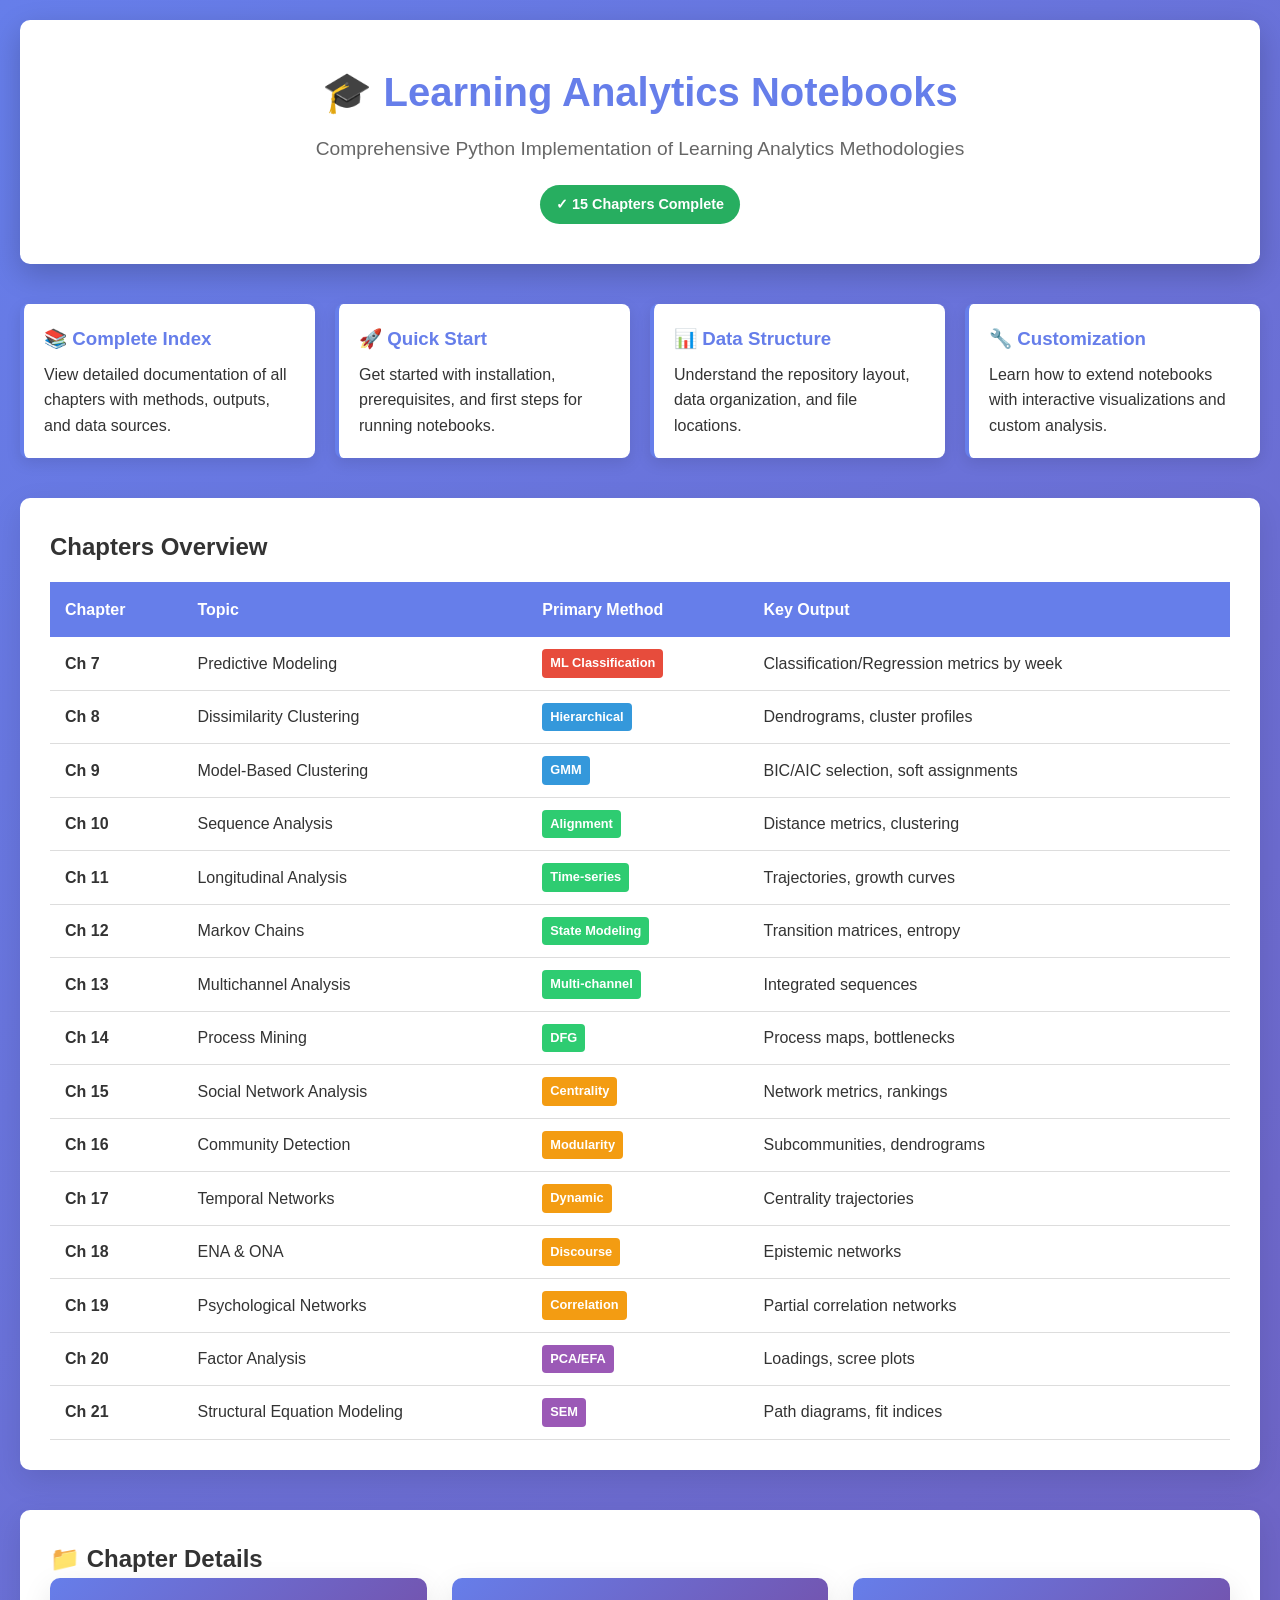
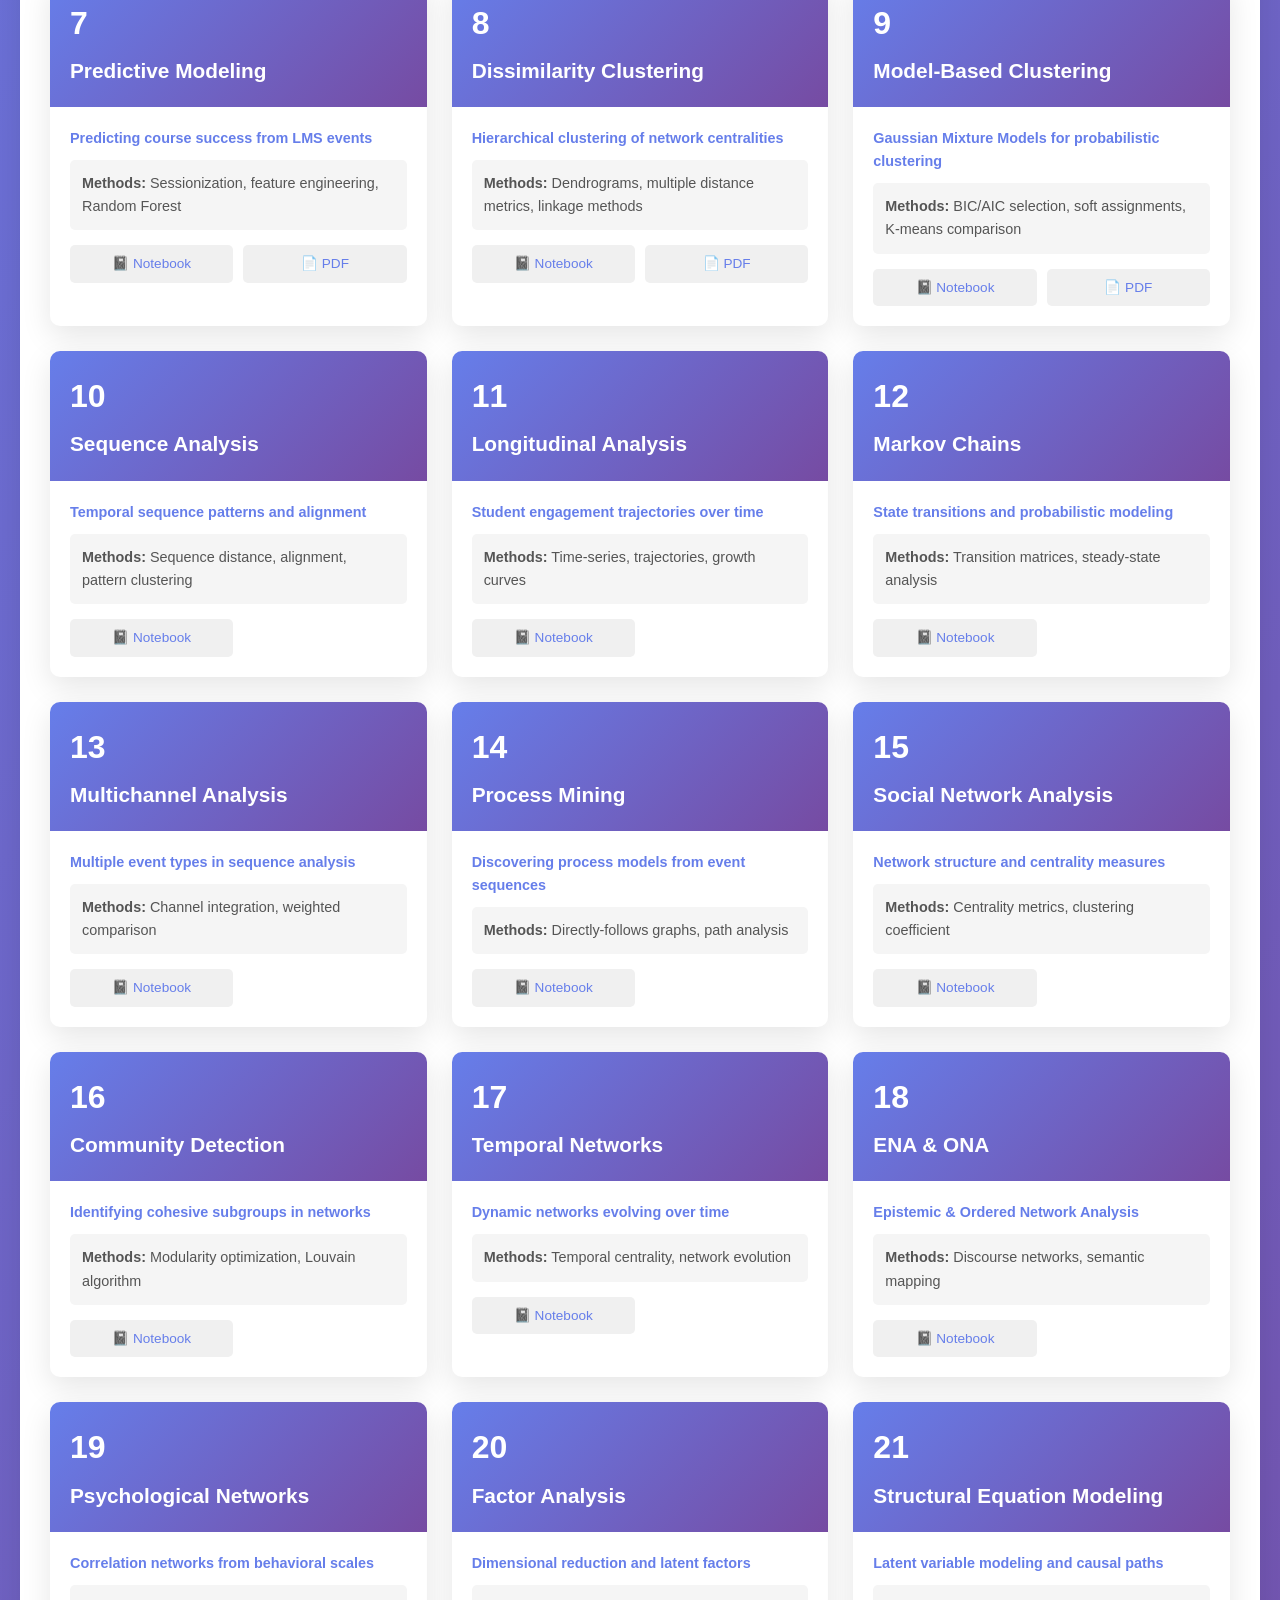
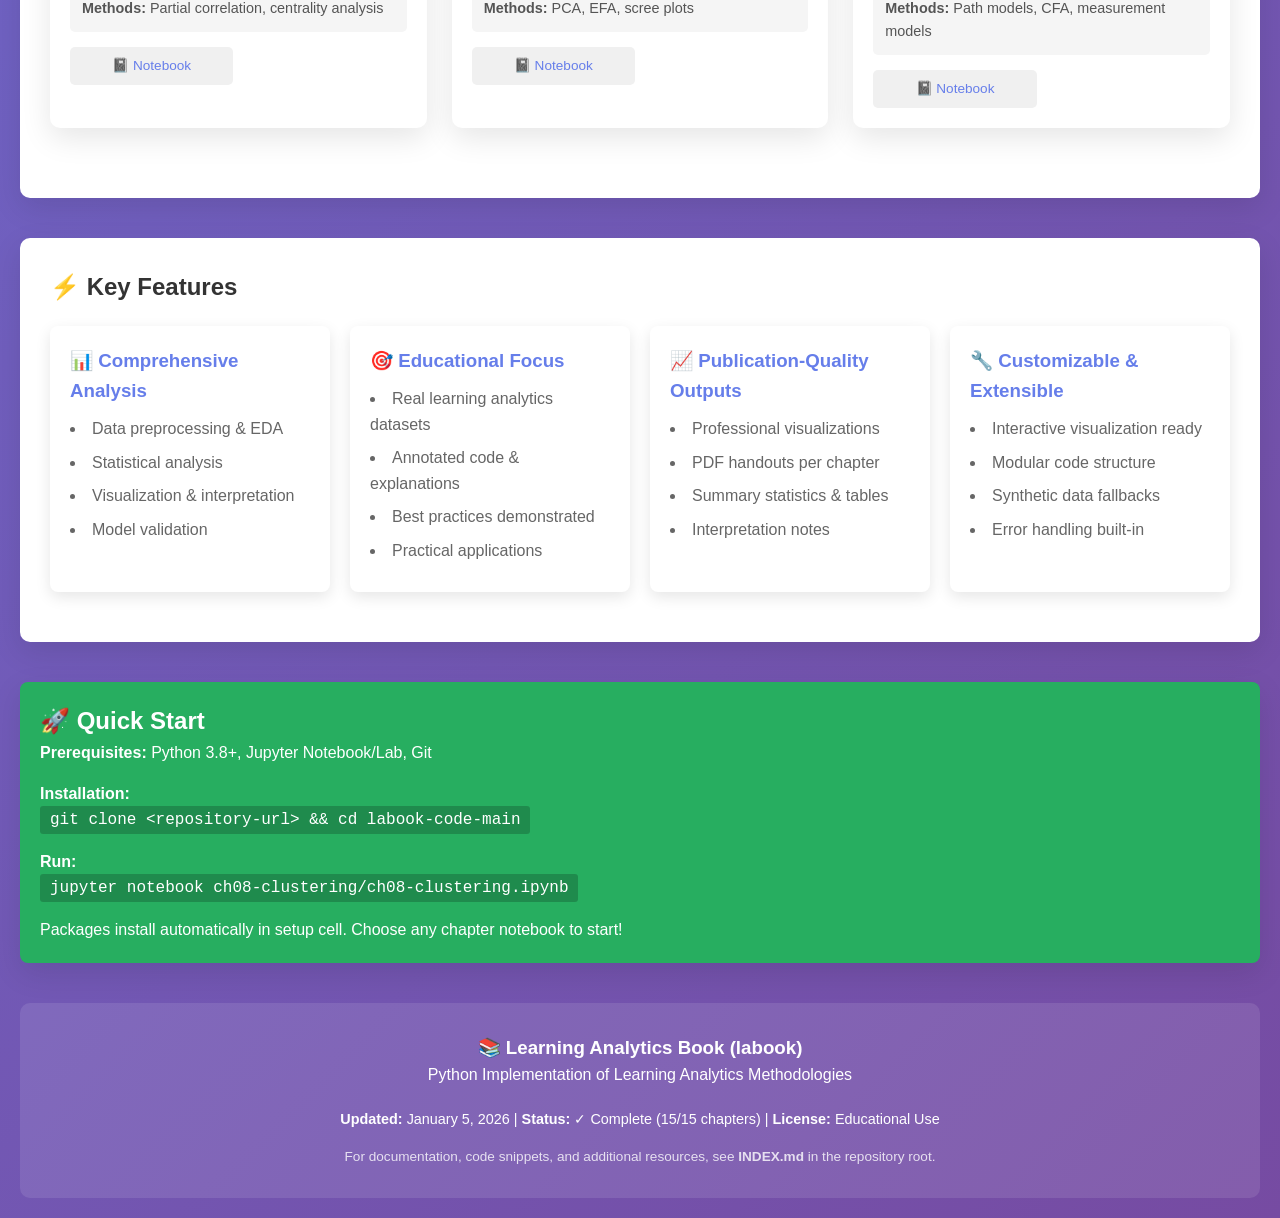
<file: labook-code-main/index.html>
<!DOCTYPE html>
<html lang="en">
<head>
    <meta charset="UTF-8">
    <meta name="viewport" content="width=device-width, initial-scale=1.0">
    <title>Learning Analytics Notebooks | labook</title>
    <style>
        * {
            margin: 0;
            padding: 0;
            box-sizing: border-box;
        }
        
        body {
            font-family: 'Segoe UI', Tahoma, Geneva, Verdana, sans-serif;
            line-height: 1.6;
            color: #333;
            background: linear-gradient(135deg, #667eea 0%, #764ba2 100%);
            min-height: 100vh;
        }
        
        .container {
            max-width: 1400px;
            margin: 0 auto;
            padding: 20px;
        }
        
        header {
            background: white;
            padding: 40px;
            border-radius: 10px;
            margin-bottom: 40px;
            box-shadow: 0 10px 30px rgba(0,0,0,0.2);
            text-align: center;
        }
        
        h1 {
            color: #667eea;
            font-size: 2.5em;
            margin-bottom: 10px;
        }
        
        .subtitle {
            color: #666;
            font-size: 1.2em;
            margin-bottom: 20px;
        }
        
        .status {
            display: inline-block;
            background: #27ae60;
            color: white;
            padding: 8px 16px;
            border-radius: 20px;
            font-weight: bold;
            font-size: 0.9em;
        }
        
        .nav {
            display: grid;
            grid-template-columns: repeat(auto-fit, minmax(250px, 1fr));
            gap: 20px;
            margin-bottom: 40px;
        }
        
        .nav-item {
            background: white;
            padding: 20px;
            border-radius: 8px;
            text-decoration: none;
            color: #333;
            border-left: 4px solid #667eea;
            transition: all 0.3s ease;
            box-shadow: 0 5px 15px rgba(0,0,0,0.1);
        }
        
        .nav-item:hover {
            transform: translateY(-5px);
            box-shadow: 0 15px 30px rgba(0,0,0,0.2);
            border-left-color: #764ba2;
        }
        
        .nav-item h3 {
            color: #667eea;
            margin-bottom: 8px;
        }
        
        .chapters-grid {
            display: grid;
            grid-template-columns: repeat(auto-fit, minmax(300px, 1fr));
            gap: 25px;
            margin-bottom: 40px;
        }
        
        .chapter-card {
            background: white;
            border-radius: 10px;
            overflow: hidden;
            box-shadow: 0 10px 30px rgba(0,0,0,0.1);
            transition: all 0.3s ease;
        }
        
        .chapter-card:hover {
            transform: translateY(-10px);
            box-shadow: 0 20px 40px rgba(0,0,0,0.2);
        }
        
        .chapter-header {
            background: linear-gradient(135deg, #667eea 0%, #764ba2 100%);
            color: white;
            padding: 20px;
            font-weight: bold;
        }
        
        .chapter-num {
            font-size: 2em;
            margin-bottom: 5px;
        }
        
        .chapter-title {
            font-size: 1.3em;
        }
        
        .chapter-body {
            padding: 20px;
        }
        
        .chapter-topic {
            color: #667eea;
            font-weight: bold;
            margin-bottom: 10px;
            font-size: 0.9em;
        }
        
        .chapter-methods {
            background: #f5f5f5;
            padding: 12px;
            border-radius: 5px;
            margin: 10px 0;
            font-size: 0.9em;
            color: #555;
        }
        
        .chapter-links {
            display: grid;
            grid-template-columns: repeat(2, 1fr);
            gap: 10px;
            margin-top: 15px;
        }
        
        .chapter-link {
            display: inline-block;
            padding: 8px 12px;
            background: #f0f0f0;
            color: #667eea;
            text-decoration: none;
            border-radius: 5px;
            font-size: 0.85em;
            text-align: center;
            transition: all 0.3s ease;
        }
        
        .chapter-link:hover {
            background: #667eea;
            color: white;
        }
        
        .table-section {
            background: white;
            padding: 30px;
            border-radius: 10px;
            margin-bottom: 40px;
            box-shadow: 0 10px 30px rgba(0,0,0,0.1);
        }
        
        table {
            width: 100%;
            border-collapse: collapse;
            margin-top: 15px;
        }
        
        th {
            background: #667eea;
            color: white;
            padding: 15px;
            text-align: left;
            font-weight: bold;
        }
        
        td {
            padding: 12px 15px;
            border-bottom: 1px solid #ddd;
        }
        
        tr:hover {
            background: #f9f9f9;
        }
        
        .badge {
            display: inline-block;
            padding: 4px 8px;
            border-radius: 4px;
            font-size: 0.8em;
            font-weight: bold;
        }
        
        .badge-predictive {
            background: #e74c3c;
            color: white;
        }
        
        .badge-clustering {
            background: #3498db;
            color: white;
        }
        
        .badge-sequential {
            background: #2ecc71;
            color: white;
        }
        
        .badge-network {
            background: #f39c12;
            color: white;
        }
        
        .badge-statistical {
            background: #9b59b6;
            color: white;
        }
        
        .features-grid {
            display: grid;
            grid-template-columns: repeat(auto-fit, minmax(250px, 1fr));
            gap: 20px;
            margin: 20px 0;
        }
        
        .feature-box {
            background: white;
            padding: 20px;
            border-radius: 8px;
            box-shadow: 0 5px 15px rgba(0,0,0,0.1);
        }
        
        .feature-box h3 {
            color: #667eea;
            margin-bottom: 10px;
        }
        
        .feature-box ul {
            list-style-position: inside;
            color: #666;
        }
        
        .feature-box li {
            margin-bottom: 8px;
        }
        
        footer {
            background: rgba(255,255,255,0.1);
            color: white;
            padding: 30px;
            text-align: center;
            border-radius: 10px;
            margin-top: 40px;
        }
        
        .quick-start {
            background: #27ae60;
            color: white;
            padding: 20px;
            border-radius: 8px;
            margin-bottom: 20px;
        }
        
        .quick-start code {
            background: rgba(0,0,0,0.2);
            padding: 5px 10px;
            border-radius: 3px;
            font-family: 'Courier New', monospace;
        }
        
        @media (max-width: 768px) {
            h1 {
                font-size: 1.8em;
            }
            
            .chapters-grid {
                grid-template-columns: 1fr;
            }
            
            table {
                font-size: 0.9em;
            }
        }
    </style>
</head>
<body>
    <div class="container">
        <header>
            <h1>🎓 Learning Analytics Notebooks</h1>
            <p class="subtitle">Comprehensive Python Implementation of Learning Analytics Methodologies</p>
            <div>
                <span class="status">✓ 15 Chapters Complete</span>
            </div>
        </header>
        
        <div class="nav">
            <div class="nav-item">
                <h3>📚 Complete Index</h3>
                <p>View detailed documentation of all chapters with methods, outputs, and data sources.</p>
            </div>
            <div class="nav-item">
                <h3>🚀 Quick Start</h3>
                <p>Get started with installation, prerequisites, and first steps for running notebooks.</p>
            </div>
            <div class="nav-item">
                <h3>📊 Data Structure</h3>
                <p>Understand the repository layout, data organization, and file locations.</p>
            </div>
            <div class="nav-item">
                <h3>🔧 Customization</h3>
                <p>Learn how to extend notebooks with interactive visualizations and custom analysis.</p>
            </div>
        </div>
        
        <div class="table-section">
            <h2>Chapters Overview</h2>
            <table>
                <thead>
                    <tr>
                        <th>Chapter</th>
                        <th>Topic</th>
                        <th>Primary Method</th>
                        <th>Key Output</th>
                    </tr>
                </thead>
                <tbody>
                    <tr>
                        <td><strong>Ch 7</strong></td>
                        <td>Predictive Modeling</td>
                        <td><span class="badge badge-predictive">ML Classification</span></td>
                        <td>Classification/Regression metrics by week</td>
                    </tr>
                    <tr>
                        <td><strong>Ch 8</strong></td>
                        <td>Dissimilarity Clustering</td>
                        <td><span class="badge badge-clustering">Hierarchical</span></td>
                        <td>Dendrograms, cluster profiles</td>
                    </tr>
                    <tr>
                        <td><strong>Ch 9</strong></td>
                        <td>Model-Based Clustering</td>
                        <td><span class="badge badge-clustering">GMM</span></td>
                        <td>BIC/AIC selection, soft assignments</td>
                    </tr>
                    <tr>
                        <td><strong>Ch 10</strong></td>
                        <td>Sequence Analysis</td>
                        <td><span class="badge badge-sequential">Alignment</span></td>
                        <td>Distance metrics, clustering</td>
                    </tr>
                    <tr>
                        <td><strong>Ch 11</strong></td>
                        <td>Longitudinal Analysis</td>
                        <td><span class="badge badge-sequential">Time-series</span></td>
                        <td>Trajectories, growth curves</td>
                    </tr>
                    <tr>
                        <td><strong>Ch 12</strong></td>
                        <td>Markov Chains</td>
                        <td><span class="badge badge-sequential">State Modeling</span></td>
                        <td>Transition matrices, entropy</td>
                    </tr>
                    <tr>
                        <td><strong>Ch 13</strong></td>
                        <td>Multichannel Analysis</td>
                        <td><span class="badge badge-sequential">Multi-channel</span></td>
                        <td>Integrated sequences</td>
                    </tr>
                    <tr>
                        <td><strong>Ch 14</strong></td>
                        <td>Process Mining</td>
                        <td><span class="badge badge-sequential">DFG</span></td>
                        <td>Process maps, bottlenecks</td>
                    </tr>
                    <tr>
                        <td><strong>Ch 15</strong></td>
                        <td>Social Network Analysis</td>
                        <td><span class="badge badge-network">Centrality</span></td>
                        <td>Network metrics, rankings</td>
                    </tr>
                    <tr>
                        <td><strong>Ch 16</strong></td>
                        <td>Community Detection</td>
                        <td><span class="badge badge-network">Modularity</span></td>
                        <td>Subcommunities, dendrograms</td>
                    </tr>
                    <tr>
                        <td><strong>Ch 17</strong></td>
                        <td>Temporal Networks</td>
                        <td><span class="badge badge-network">Dynamic</span></td>
                        <td>Centrality trajectories</td>
                    </tr>
                    <tr>
                        <td><strong>Ch 18</strong></td>
                        <td>ENA & ONA</td>
                        <td><span class="badge badge-network">Discourse</span></td>
                        <td>Epistemic networks</td>
                    </tr>
                    <tr>
                        <td><strong>Ch 19</strong></td>
                        <td>Psychological Networks</td>
                        <td><span class="badge badge-network">Correlation</span></td>
                        <td>Partial correlation networks</td>
                    </tr>
                    <tr>
                        <td><strong>Ch 20</strong></td>
                        <td>Factor Analysis</td>
                        <td><span class="badge badge-statistical">PCA/EFA</span></td>
                        <td>Loadings, scree plots</td>
                    </tr>
                    <tr>
                        <td><strong>Ch 21</strong></td>
                        <td>Structural Equation Modeling</td>
                        <td><span class="badge badge-statistical">SEM</span></td>
                        <td>Path diagrams, fit indices</td>
                    </tr>
                </tbody>
            </table>
        </div>
        
        <div class="table-section">
            <h2>📁 Chapter Details</h2>
            <div class="chapters-grid">
                <!-- Chapters 7-9 -->
                <div class="chapter-card">
                    <div class="chapter-header">
                        <div class="chapter-num">7</div>
                        <div class="chapter-title">Predictive Modeling</div>
                    </div>
                    <div class="chapter-body">
                        <div class="chapter-topic">Predicting course success from LMS events</div>
                        <div class="chapter-methods">
                            <strong>Methods:</strong> Sessionization, feature engineering, Random Forest
                        </div>
                        <div class="chapter-links">
                            <a href="ch07-prediction/ch07-prediction.ipynb" class="chapter-link">📓 Notebook</a>
                            <a href="ch07-prediction/ch07-prediction-notes.pdf" class="chapter-link">📄 PDF</a>
                        </div>
                    </div>
                </div>
                
                <div class="chapter-card">
                    <div class="chapter-header">
                        <div class="chapter-num">8</div>
                        <div class="chapter-title">Dissimilarity Clustering</div>
                    </div>
                    <div class="chapter-body">
                        <div class="chapter-topic">Hierarchical clustering of network centralities</div>
                        <div class="chapter-methods">
                            <strong>Methods:</strong> Dendrograms, multiple distance metrics, linkage methods
                        </div>
                        <div class="chapter-links">
                            <a href="ch08-clustering/ch08-clustering.ipynb" class="chapter-link">📓 Notebook</a>
                            <a href="ch08-clustering/ch08-clustering-notes.pdf" class="chapter-link">📄 PDF</a>
                        </div>
                    </div>
                </div>
                
                <div class="chapter-card">
                    <div class="chapter-header">
                        <div class="chapter-num">9</div>
                        <div class="chapter-title">Model-Based Clustering</div>
                    </div>
                    <div class="chapter-body">
                        <div class="chapter-topic">Gaussian Mixture Models for probabilistic clustering</div>
                        <div class="chapter-methods">
                            <strong>Methods:</strong> BIC/AIC selection, soft assignments, K-means comparison
                        </div>
                        <div class="chapter-links">
                            <a href="ch09-model-based-clustering/ch09-model-based-clustering.ipynb" class="chapter-link">📓 Notebook</a>
                            <a href="ch09-model-based-clustering/Ch09_ModelBasedClustering_Handout.pdf" class="chapter-link">📄 PDF</a>
                        </div>
                    </div>
                </div>
                
                <!-- Chapters 10-12 -->
                <div class="chapter-card">
                    <div class="chapter-header">
                        <div class="chapter-num">10</div>
                        <div class="chapter-title">Sequence Analysis</div>
                    </div>
                    <div class="chapter-body">
                        <div class="chapter-topic">Temporal sequence patterns and alignment</div>
                        <div class="chapter-methods">
                            <strong>Methods:</strong> Sequence distance, alignment, pattern clustering
                        </div>
                        <div class="chapter-links">
                            <a href="ch10-sequence-analysis/ch10-sequence-analysis.ipynb" class="chapter-link">📓 Notebook</a>
                        </div>
                    </div>
                </div>
                
                <div class="chapter-card">
                    <div class="chapter-header">
                        <div class="chapter-num">11</div>
                        <div class="chapter-title">Longitudinal Analysis</div>
                    </div>
                    <div class="chapter-body">
                        <div class="chapter-topic">Student engagement trajectories over time</div>
                        <div class="chapter-methods">
                            <strong>Methods:</strong> Time-series, trajectories, growth curves
                        </div>
                        <div class="chapter-links">
                            <a href="ch11-vasstra/ch11-vasstra.ipynb" class="chapter-link">📓 Notebook</a>
                        </div>
                    </div>
                </div>
                
                <div class="chapter-card">
                    <div class="chapter-header">
                        <div class="chapter-num">12</div>
                        <div class="chapter-title">Markov Chains</div>
                    </div>
                    <div class="chapter-body">
                        <div class="chapter-topic">State transitions and probabilistic modeling</div>
                        <div class="chapter-methods">
                            <strong>Methods:</strong> Transition matrices, steady-state analysis
                        </div>
                        <div class="chapter-links">
                            <a href="ch12-markov/ch12-markov.ipynb" class="chapter-link">📓 Notebook</a>
                        </div>
                    </div>
                </div>
                
                <!-- Chapters 13-15 -->
                <div class="chapter-card">
                    <div class="chapter-header">
                        <div class="chapter-num">13</div>
                        <div class="chapter-title">Multichannel Analysis</div>
                    </div>
                    <div class="chapter-body">
                        <div class="chapter-topic">Multiple event types in sequence analysis</div>
                        <div class="chapter-methods">
                            <strong>Methods:</strong> Channel integration, weighted comparison
                        </div>
                        <div class="chapter-links">
                            <a href="ch13-multichannel/ch13-multichannel.ipynb" class="chapter-link">📓 Notebook</a>
                        </div>
                    </div>
                </div>
                
                <div class="chapter-card">
                    <div class="chapter-header">
                        <div class="chapter-num">14</div>
                        <div class="chapter-title">Process Mining</div>
                    </div>
                    <div class="chapter-body">
                        <div class="chapter-topic">Discovering process models from event sequences</div>
                        <div class="chapter-methods">
                            <strong>Methods:</strong> Directly-follows graphs, path analysis
                        </div>
                        <div class="chapter-links">
                            <a href="ch14-process-mining/ch14-process-mining.ipynb" class="chapter-link">📓 Notebook</a>
                        </div>
                    </div>
                </div>
                
                <div class="chapter-card">
                    <div class="chapter-header">
                        <div class="chapter-num">15</div>
                        <div class="chapter-title">Social Network Analysis</div>
                    </div>
                    <div class="chapter-body">
                        <div class="chapter-topic">Network structure and centrality measures</div>
                        <div class="chapter-methods">
                            <strong>Methods:</strong> Centrality metrics, clustering coefficient
                        </div>
                        <div class="chapter-links">
                            <a href="ch15-sna/ch15-sna.ipynb" class="chapter-link">📓 Notebook</a>
                        </div>
                    </div>
                </div>
                
                <!-- Chapters 16-18 -->
                <div class="chapter-card">
                    <div class="chapter-header">
                        <div class="chapter-num">16</div>
                        <div class="chapter-title">Community Detection</div>
                    </div>
                    <div class="chapter-body">
                        <div class="chapter-topic">Identifying cohesive subgroups in networks</div>
                        <div class="chapter-methods">
                            <strong>Methods:</strong> Modularity optimization, Louvain algorithm
                        </div>
                        <div class="chapter-links">
                            <a href="ch16-community/ch16-community.ipynb" class="chapter-link">📓 Notebook</a>
                        </div>
                    </div>
                </div>
                
                <div class="chapter-card">
                    <div class="chapter-header">
                        <div class="chapter-num">17</div>
                        <div class="chapter-title">Temporal Networks</div>
                    </div>
                    <div class="chapter-body">
                        <div class="chapter-topic">Dynamic networks evolving over time</div>
                        <div class="chapter-methods">
                            <strong>Methods:</strong> Temporal centrality, network evolution
                        </div>
                        <div class="chapter-links">
                            <a href="ch17-temporal-networks/ch17-temporal-networks.ipynb" class="chapter-link">📓 Notebook</a>
                        </div>
                    </div>
                </div>
                
                <div class="chapter-card">
                    <div class="chapter-header">
                        <div class="chapter-num">18</div>
                        <div class="chapter-title">ENA & ONA</div>
                    </div>
                    <div class="chapter-body">
                        <div class="chapter-topic">Epistemic & Ordered Network Analysis</div>
                        <div class="chapter-methods">
                            <strong>Methods:</strong> Discourse networks, semantic mapping
                        </div>
                        <div class="chapter-links">
                            <a href="ch18-ena-ona/ch18-ena-ona.ipynb" class="chapter-link">📓 Notebook</a>
                        </div>
                    </div>
                </div>
                
                <!-- Chapters 19-21 -->
                <div class="chapter-card">
                    <div class="chapter-header">
                        <div class="chapter-num">19</div>
                        <div class="chapter-title">Psychological Networks</div>
                    </div>
                    <div class="chapter-body">
                        <div class="chapter-topic">Correlation networks from behavioral scales</div>
                        <div class="chapter-methods">
                            <strong>Methods:</strong> Partial correlation, centrality analysis
                        </div>
                        <div class="chapter-links">
                            <a href="ch19-psychological-networks/ch19-psychological-networks.ipynb" class="chapter-link">📓 Notebook</a>
                        </div>
                    </div>
                </div>
                
                <div class="chapter-card">
                    <div class="chapter-header">
                        <div class="chapter-num">20</div>
                        <div class="chapter-title">Factor Analysis</div>
                    </div>
                    <div class="chapter-body">
                        <div class="chapter-topic">Dimensional reduction and latent factors</div>
                        <div class="chapter-methods">
                            <strong>Methods:</strong> PCA, EFA, scree plots
                        </div>
                        <div class="chapter-links">
                            <a href="ch20-factor-analysis/ch20-factor-analysis.ipynb" class="chapter-link">📓 Notebook</a>
                        </div>
                    </div>
                </div>
                
                <div class="chapter-card">
                    <div class="chapter-header">
                        <div class="chapter-num">21</div>
                        <div class="chapter-title">Structural Equation Modeling</div>
                    </div>
                    <div class="chapter-body">
                        <div class="chapter-topic">Latent variable modeling and causal paths</div>
                        <div class="chapter-methods">
                            <strong>Methods:</strong> Path models, CFA, measurement models
                        </div>
                        <div class="chapter-links">
                            <a href="ch21-sem/ch21-sem.ipynb" class="chapter-link">📓 Notebook</a>
                        </div>
                    </div>
                </div>
            </div>
        </div>
        
        <div class="table-section">
            <h2>⚡ Key Features</h2>
            <div class="features-grid">
                <div class="feature-box">
                    <h3>📊 Comprehensive Analysis</h3>
                    <ul>
                        <li>Data preprocessing & EDA</li>
                        <li>Statistical analysis</li>
                        <li>Visualization & interpretation</li>
                        <li>Model validation</li>
                    </ul>
                </div>
                <div class="feature-box">
                    <h3>🎯 Educational Focus</h3>
                    <ul>
                        <li>Real learning analytics datasets</li>
                        <li>Annotated code & explanations</li>
                        <li>Best practices demonstrated</li>
                        <li>Practical applications</li>
                    </ul>
                </div>
                <div class="feature-box">
                    <h3>📈 Publication-Quality Outputs</h3>
                    <ul>
                        <li>Professional visualizations</li>
                        <li>PDF handouts per chapter</li>
                        <li>Summary statistics & tables</li>
                        <li>Interpretation notes</li>
                    </ul>
                </div>
                <div class="feature-box">
                    <h3>🔧 Customizable & Extensible</h3>
                    <ul>
                        <li>Interactive visualization ready</li>
                        <li>Modular code structure</li>
                        <li>Synthetic data fallbacks</li>
                        <li>Error handling built-in</li>
                    </ul>
                </div>
            </div>
        </div>
        
        <div class="table-section quick-start">
            <h2>🚀 Quick Start</h2>
            <p><strong>Prerequisites:</strong> Python 3.8+, Jupyter Notebook/Lab, Git</p>
            <p style="margin-top: 15px;"><strong>Installation:</strong></p>
            <code>git clone &lt;repository-url&gt; && cd labook-code-main</code>
            <p style="margin-top: 15px; margin-bottom: 0;"><strong>Run:</strong></p>
            <code>jupyter notebook ch08-clustering/ch08-clustering.ipynb</code>
            <p style="margin-top: 15px;">Packages install automatically in setup cell. Choose any chapter notebook to start!</p>
        </div>
        
        <footer>
            <h3>📚 Learning Analytics Book (labook)</h3>
            <p>Python Implementation of Learning Analytics Methodologies</p>
            <p style="margin-top: 20px; font-size: 0.9em;">
                <strong>Updated:</strong> January 5, 2026 | 
                <strong>Status:</strong> ✓ Complete (15/15 chapters) |
                <strong>License:</strong> Educational Use
            </p>
            <p style="margin-top: 15px; font-size: 0.85em; color: rgba(255,255,255,0.8);">
                For documentation, code snippets, and additional resources, see <strong>INDEX.md</strong> in the repository root.
            </p>
        </footer>
    </div>
</body>
</html>
</file>
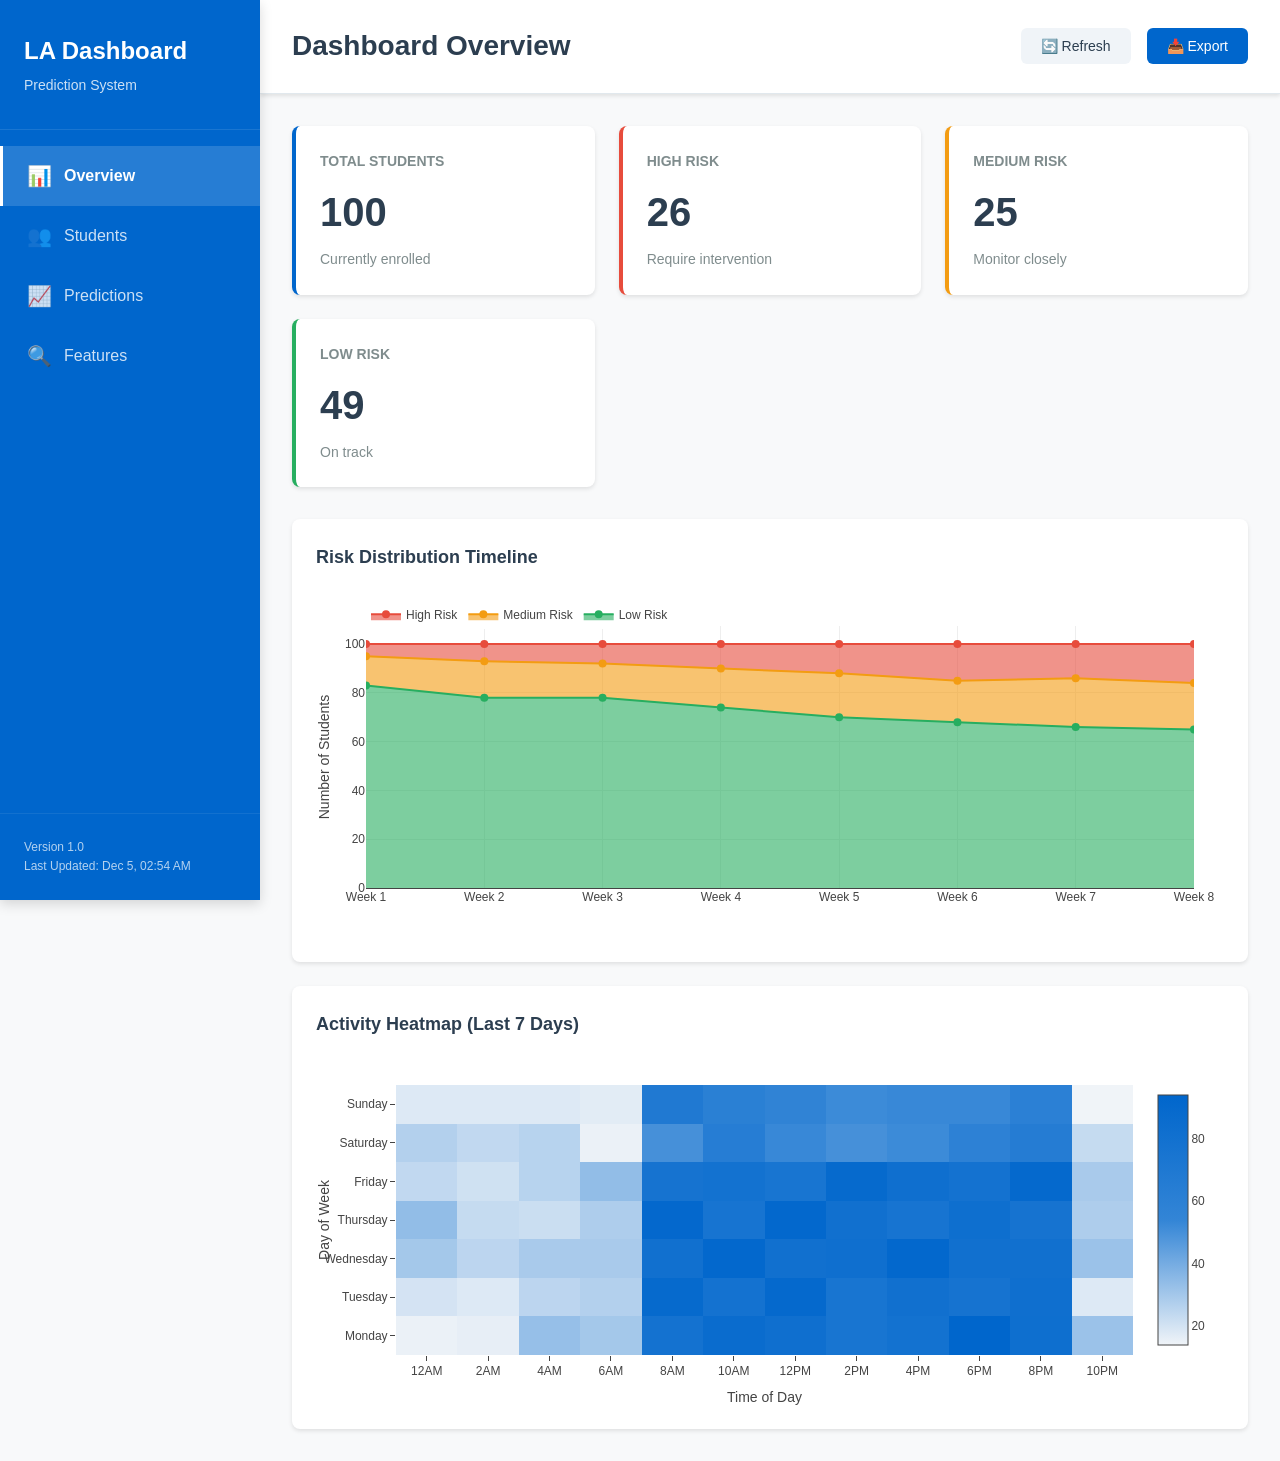
<file: labook-code-main/ch07-prediction/frontend/index.html>
<!DOCTYPE html>
<html lang="en">
<head>
    <meta charset="UTF-8">
    <meta name="viewport" content="width=device-width, initial-scale=1.0">
    <title>Learning Analytics Prediction Dashboard</title>
    <link rel="stylesheet" href="css/styles.css">
    <script src="https://cdn.plot.ly/plotly-2.27.0.min.js"></script>
</head>
<body>
    <div class="container">
        <!-- Sidebar Navigation -->
        <aside class="sidebar">
            <div class="logo">
                <h1>LA Dashboard</h1>
                <p>Prediction System</p>
            </div>
            <nav class="nav-menu">
                <a href="#" class="nav-item active" data-view="overview">
                    <span class="icon">📊</span>
                    <span>Overview</span>
                </a>
                <a href="#" class="nav-item" data-view="students">
                    <span class="icon">👥</span>
                    <span>Students</span>
                </a>
                <a href="#" class="nav-item" data-view="predictions">
                    <span class="icon">📈</span>
                    <span>Predictions</span>
                </a>
                <a href="#" class="nav-item" data-view="features">
                    <span class="icon">🔍</span>
                    <span>Features</span>
                </a>
            </nav>
            <div class="sidebar-footer">
                <p>Version 1.0</p>
                <p>Last Updated: <span id="lastUpdate">Loading...</span></p>
            </div>
        </aside>

        <!-- Main Content Area -->
        <main class="main-content">
            <!-- Header -->
            <header class="header">
                <h2 id="viewTitle">Dashboard Overview</h2>
                <div class="header-actions">
                    <button class="btn-secondary" onclick="refreshData()">🔄 Refresh</button>
                    <button class="btn-primary" onclick="exportReport()">📥 Export</button>
                </div>
            </header>

            <!-- Overview View -->
            <div id="overview-view" class="view active">
                <div class="stats-grid">
                    <div class="stat-card">
                        <h3>Total Students</h3>
                        <p class="stat-value" id="totalStudents">0</p>
                        <p class="stat-label">Currently enrolled</p>
                    </div>
                    <div class="stat-card high-risk">
                        <h3>High Risk</h3>
                        <p class="stat-value" id="highRisk">0</p>
                        <p class="stat-label">Require intervention</p>
                    </div>
                    <div class="stat-card medium-risk">
                        <h3>Medium Risk</h3>
                        <p class="stat-value" id="mediumRisk">0</p>
                        <p class="stat-label">Monitor closely</p>
                    </div>
                    <div class="stat-card low-risk">
                        <h3>Low Risk</h3>
                        <p class="stat-value" id="lowRisk">0</p>
                        <p class="stat-label">On track</p>
                    </div>
                </div>

                <div class="chart-grid">
                    <div class="chart-card">
                        <h3>Risk Distribution Timeline</h3>
                        <div id="riskTimeline"></div>
                    </div>
                    <div class="chart-card">
                        <h3>Activity Heatmap (Last 7 Days)</h3>
                        <div id="activityHeatmap"></div>
                    </div>
                </div>
            </div>

            <!-- Students View -->
            <div id="students-view" class="view">
                <div class="table-controls">
                    <input type="text" id="searchStudent" placeholder="Search students..." class="search-input">
                    <select id="riskFilter" class="filter-select">
                        <option value="all">All Risk Levels</option>
                        <option value="high">High Risk</option>
                        <option value="medium">Medium Risk</option>
                        <option value="low">Low Risk</option>
                    </select>
                </div>
                <div class="table-container">
                    <table id="studentsTable">
                        <thead>
                            <tr>
                                <th>Student ID</th>
                                <th>Name</th>
                                <th>Risk Level</th>
                                <th>Probability</th>
                                <th>Activity Score</th>
                                <th>Last Login</th>
                                <th>Actions</th>
                            </tr>
                        </thead>
                        <tbody id="studentsTableBody">
                            <!-- Populated by JavaScript -->
                        </tbody>
                    </table>
                </div>
            </div>

            <!-- Predictions View -->
            <div id="predictions-view" class="view">
                <div class="chart-grid">
                    <div class="chart-card full-width">
                        <h3>Model Performance Over Time</h3>
                        <div id="modelPerformance"></div>
                    </div>
                    <div class="chart-card">
                        <h3>Prediction Distribution</h3>
                        <div id="predictionDistribution"></div>
                    </div>
                    <div class="chart-card">
                        <h3>Confusion Matrix</h3>
                        <div id="confusionMatrix"></div>
                    </div>
                </div>
            </div>

            <!-- Features View -->
            <div id="features-view" class="view">
                <div class="chart-grid">
                    <div class="chart-card full-width">
                        <h3>Feature Importance</h3>
                        <div id="featureImportance"></div>
                    </div>
                    <div class="chart-card">
                        <h3>Feature Correlation Matrix</h3>
                        <div id="correlationMatrix"></div>
                    </div>
                    <div class="chart-card">
                        <h3>Top Feature Distributions</h3>
                        <div id="featureDistributions"></div>
                    </div>
                </div>
            </div>
        </main>
    </div>

    <!-- Scripts -->
    <script src="js/sample_data.js"></script>
    <script src="js/charts.js"></script>
    <script src="js/app.js"></script>
</body>
</html>
</file>
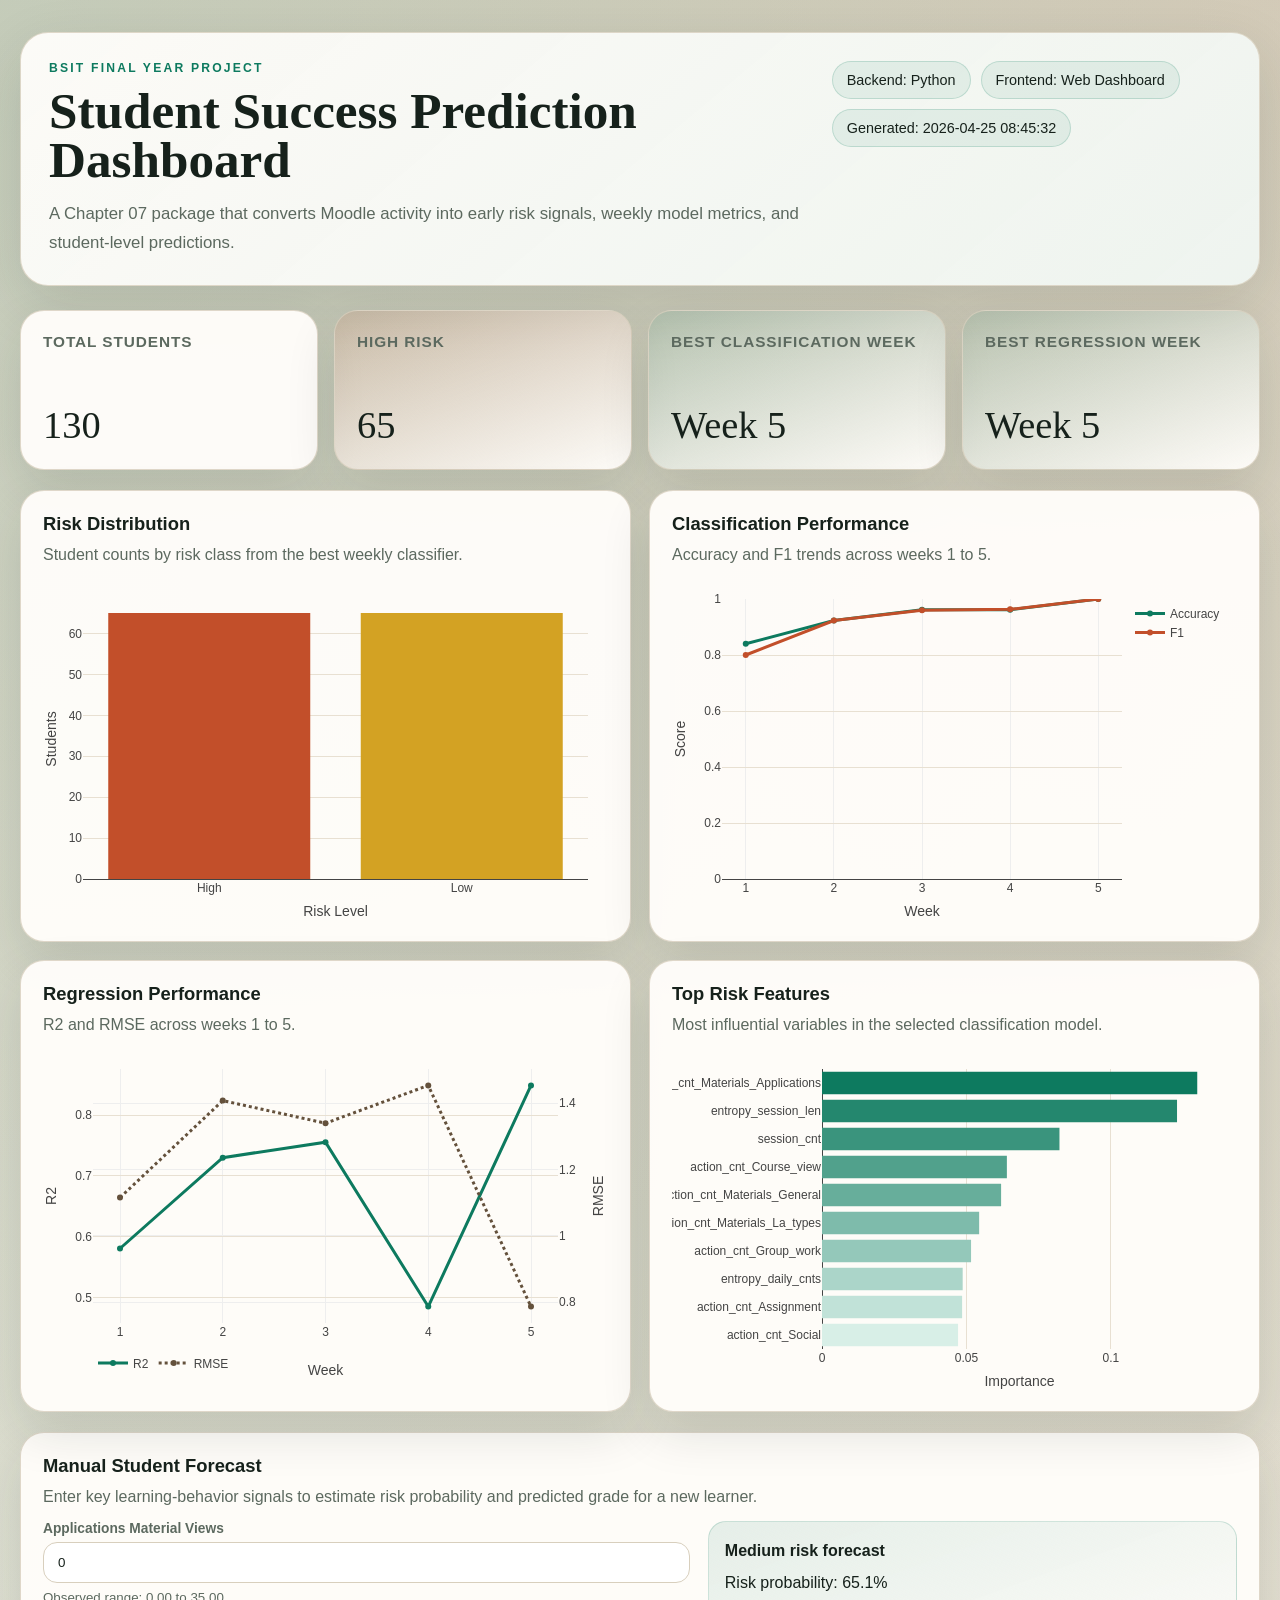
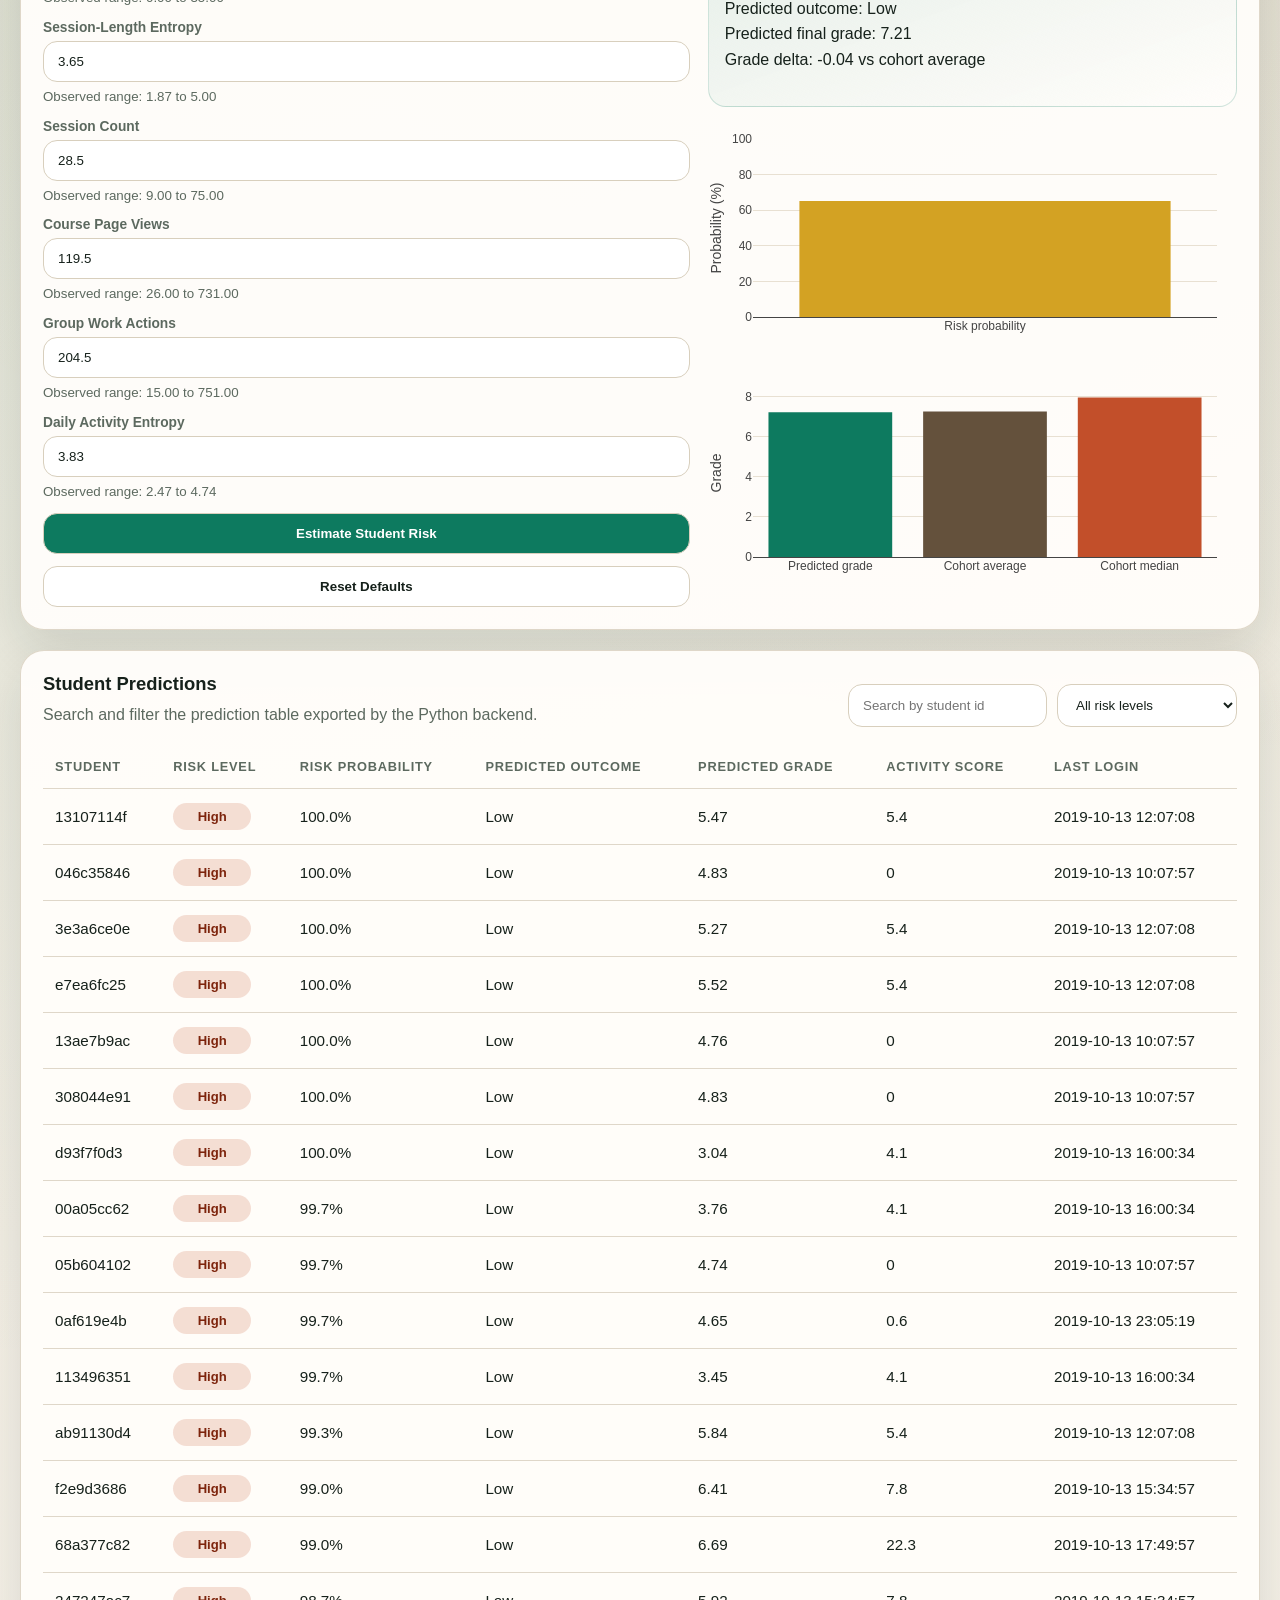
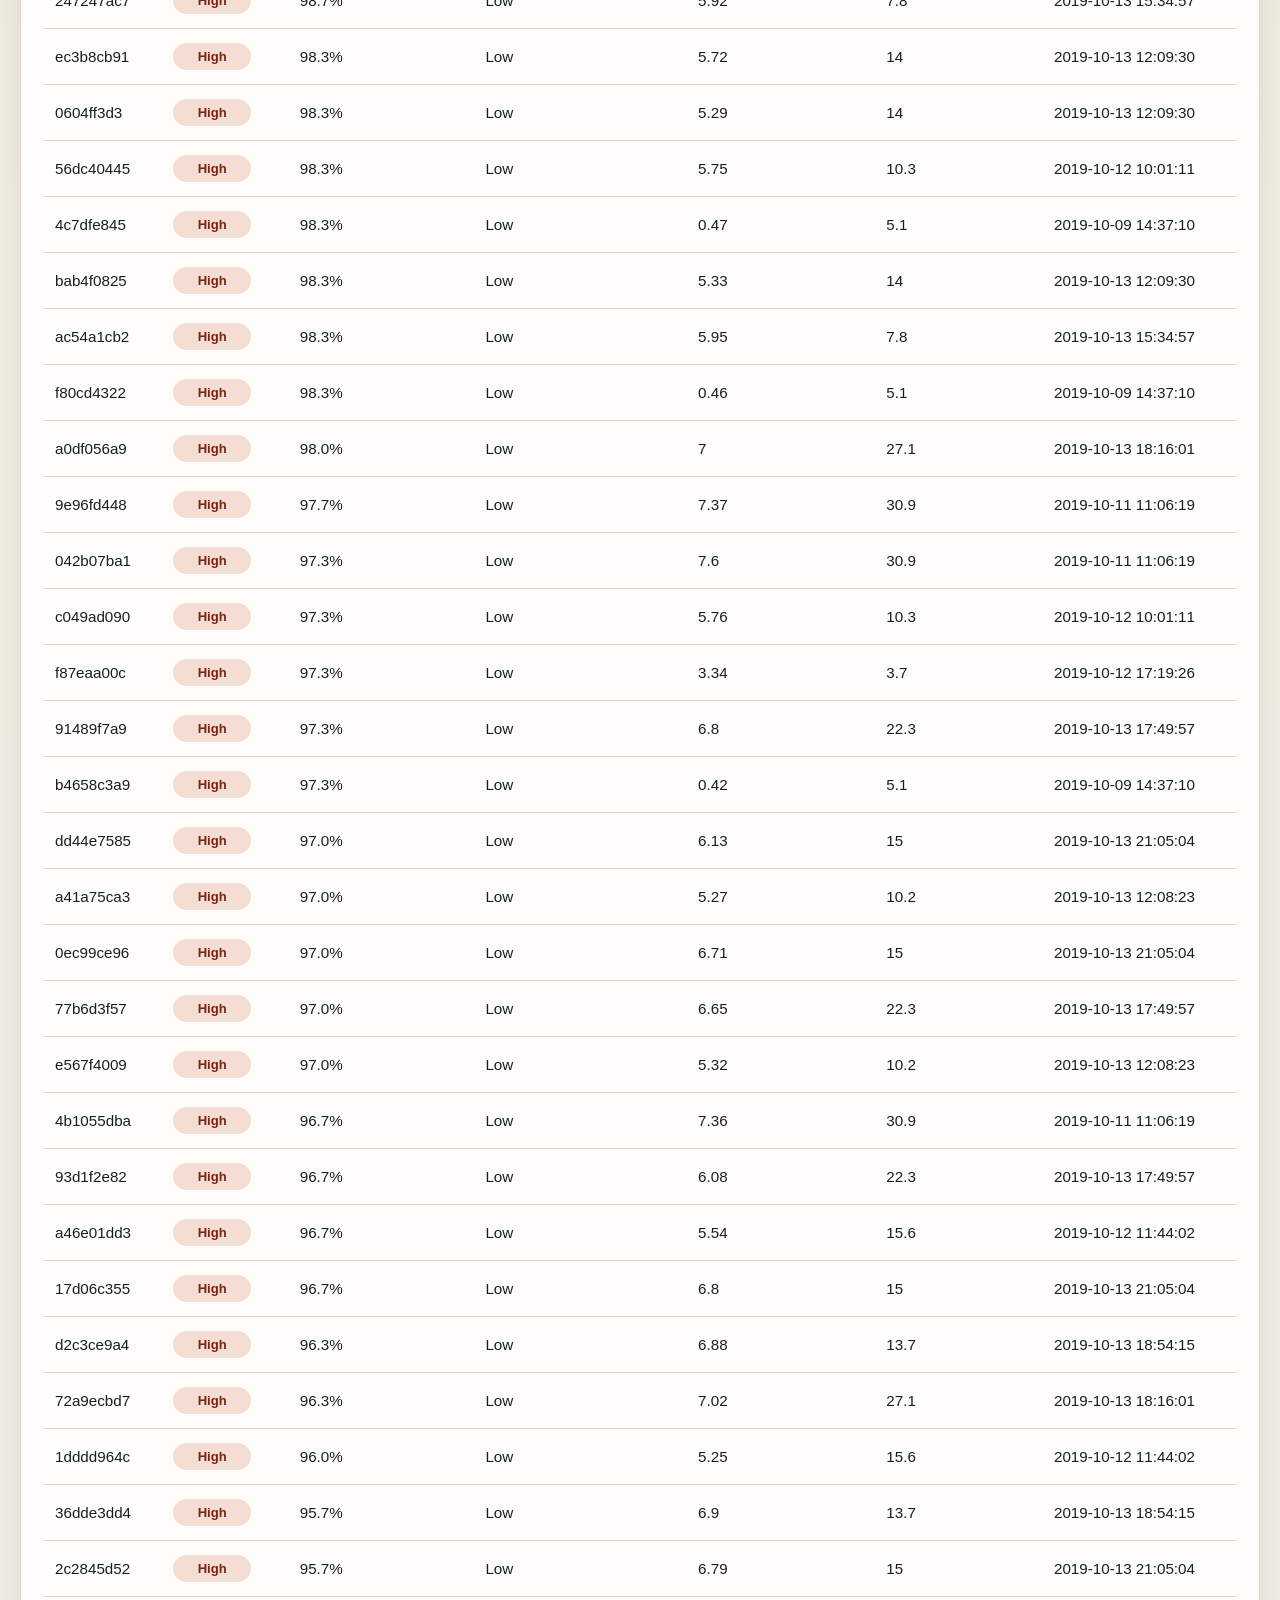
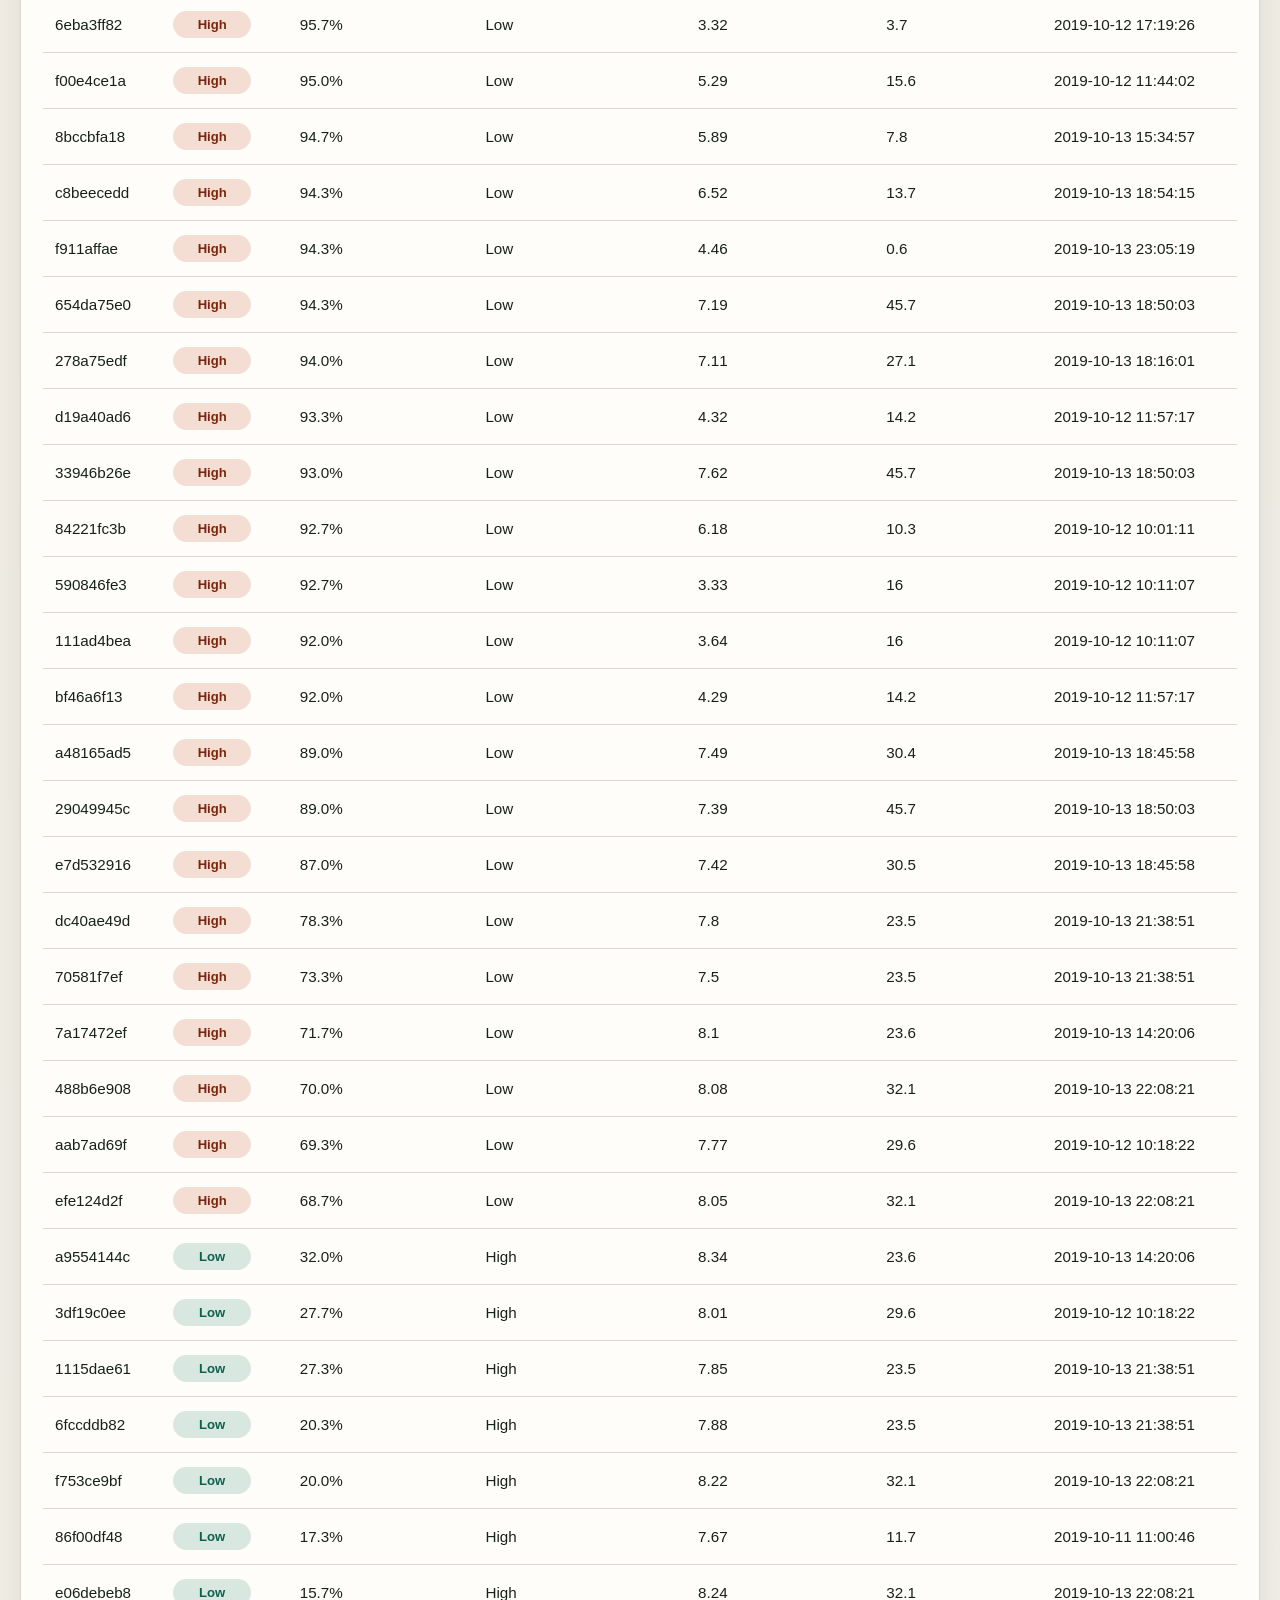
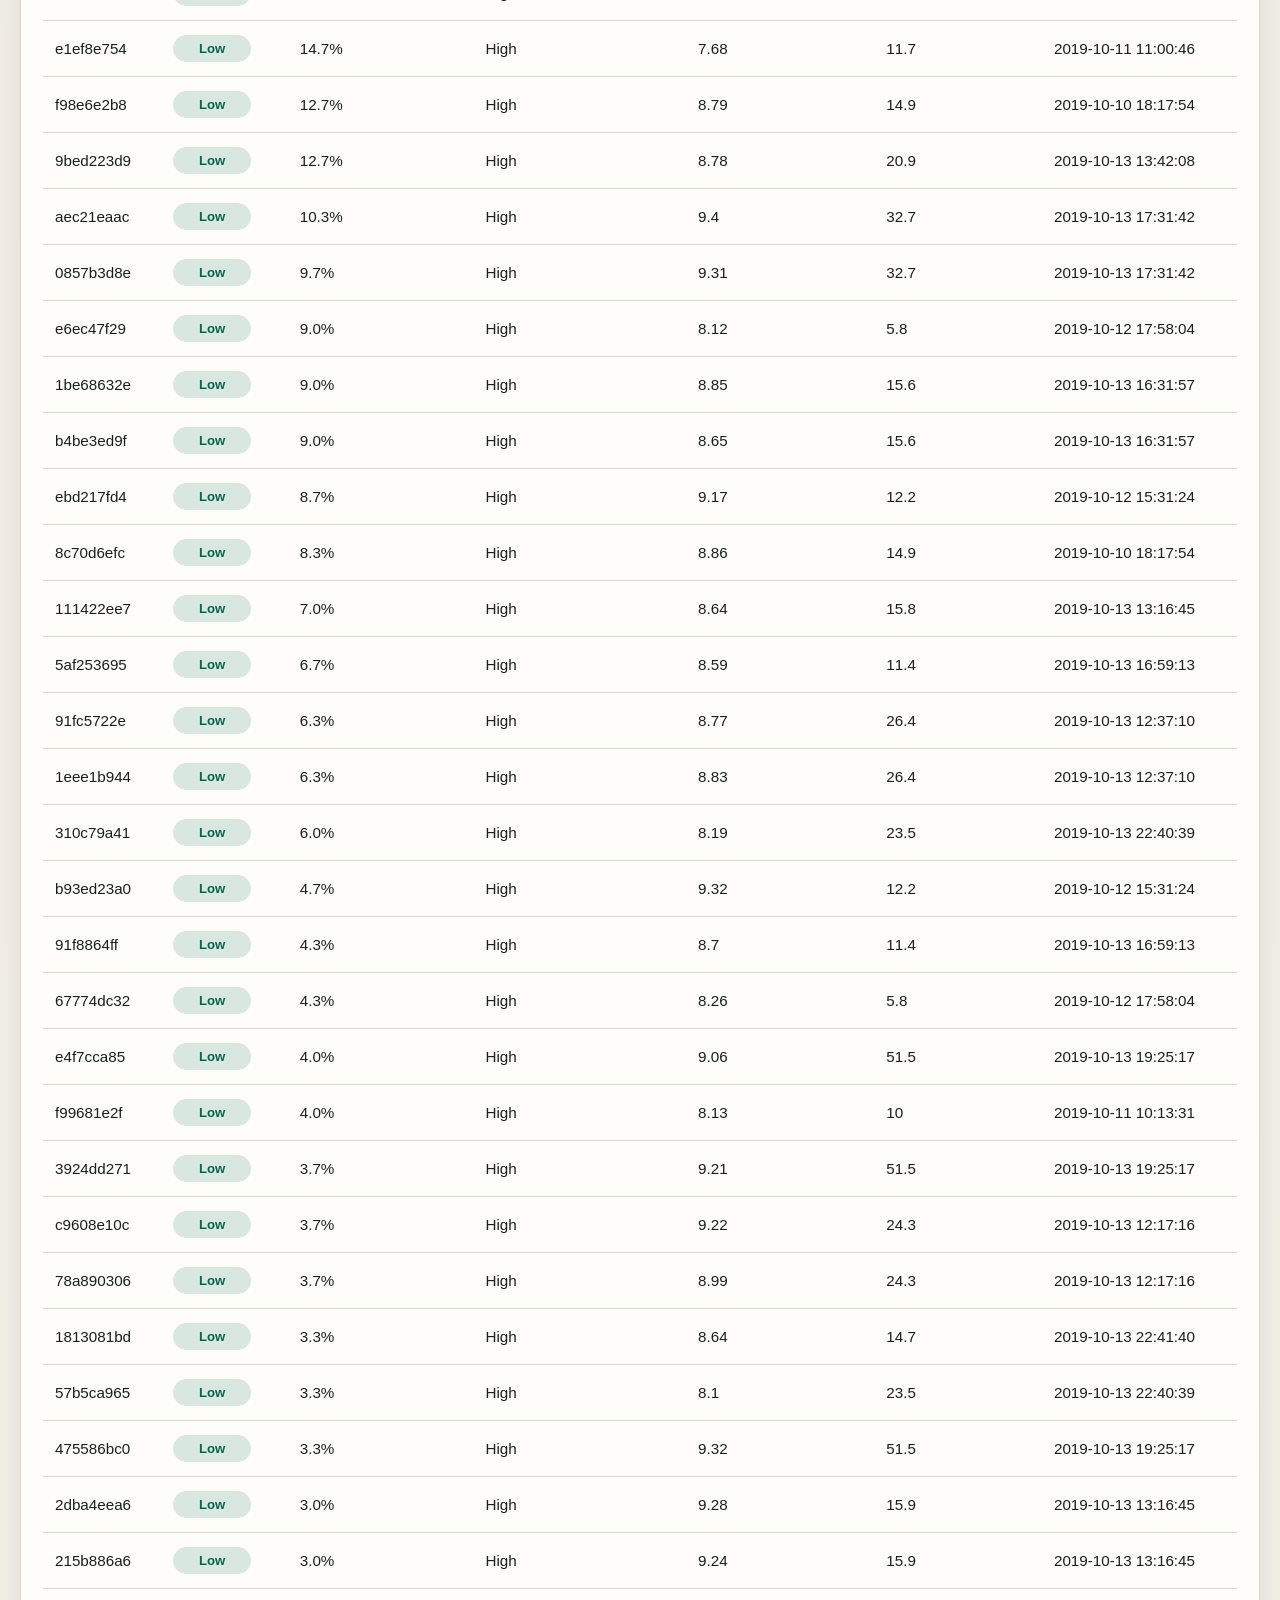
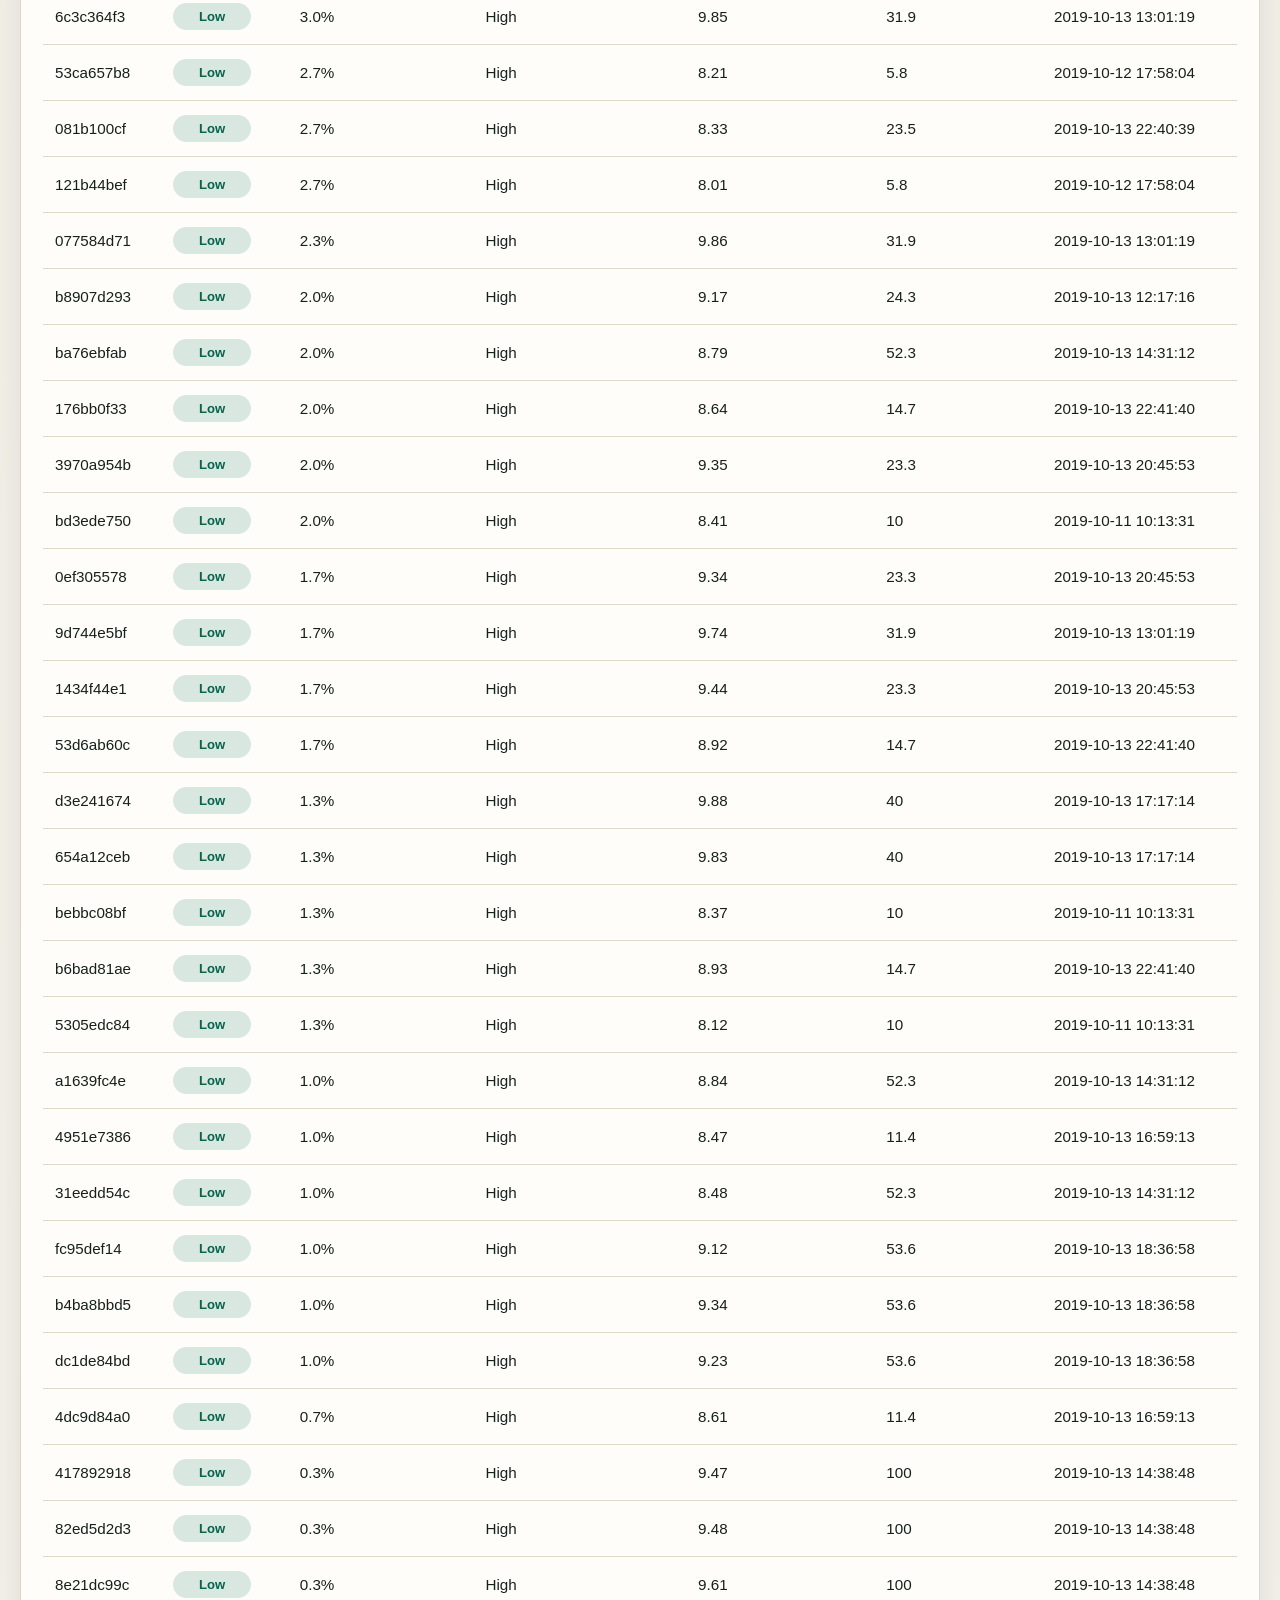
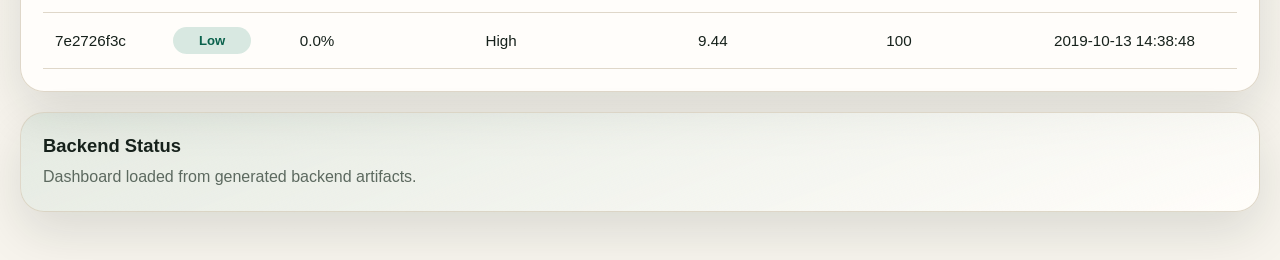
<file: labook-code-main/fyp-ch07-prediction/frontend/index.html>
<!DOCTYPE html>
<html lang="en">
<head>
    <meta charset="UTF-8">
    <meta name="viewport" content="width=device-width, initial-scale=1.0">
    <title>Student Success Prediction Dashboard</title>
    <link rel="stylesheet" href="css/styles.css">
    <script src="https://cdn.plot.ly/plotly-2.35.2.min.js"></script>
</head>
<body>
    <div class="page-shell">
        <header class="hero">
            <div>
                <p class="eyebrow">BSIT Final Year Project</p>
                <h1>Student Success Prediction Dashboard</h1>
                <p class="hero-copy">
                    A Chapter 07 package that converts Moodle activity into early risk signals,
                    weekly model metrics, and student-level predictions.
                </p>
            </div>
            <div class="hero-meta" id="heroMeta">
                <div class="meta-chip">Backend: Python</div>
                <div class="meta-chip">Frontend: Web Dashboard</div>
                <div class="meta-chip" id="generatedAt">Waiting for backend output</div>
            </div>
        </header>

        <main>
            <section class="stats-grid" id="statsGrid">
                <article class="stat-card">
                    <h2>Total Students</h2>
                    <p class="stat-value" id="totalStudents">--</p>
                </article>
                <article class="stat-card accent-card">
                    <h2>High Risk</h2>
                    <p class="stat-value" id="highRisk">--</p>
                </article>
                <article class="stat-card muted-card">
                    <h2>Best Classification Week</h2>
                    <p class="stat-value" id="bestClassWeek">--</p>
                </article>
                <article class="stat-card muted-card">
                    <h2>Best Regression Week</h2>
                    <p class="stat-value" id="bestRegWeek">--</p>
                </article>
            </section>

            <section class="panel-grid">
                <article class="panel">
                    <div class="panel-heading">
                        <h2>Risk Distribution</h2>
                        <p>Student counts by risk class from the best weekly classifier.</p>
                    </div>
                    <div class="chart" id="riskChart"></div>
                </article>

                <article class="panel">
                    <div class="panel-heading">
                        <h2>Classification Performance</h2>
                        <p>Accuracy and F1 trends across weeks 1 to 5.</p>
                    </div>
                    <div class="chart" id="classificationChart"></div>
                </article>

                <article class="panel">
                    <div class="panel-heading">
                        <h2>Regression Performance</h2>
                        <p>R2 and RMSE across weeks 1 to 5.</p>
                    </div>
                    <div class="chart" id="regressionChart"></div>
                </article>

                <article class="panel">
                    <div class="panel-heading">
                        <h2>Top Risk Features</h2>
                        <p>Most influential variables in the selected classification model.</p>
                    </div>
                    <div class="chart" id="featureChart"></div>
                </article>
            </section>

            <section class="panel manual-panel">
                <div class="panel-heading">
                    <h2>Manual Student Forecast</h2>
                    <p>Enter key learning-behavior signals to estimate risk probability and predicted grade for a new learner.</p>
                </div>
                <div class="manual-layout">
                    <form id="manualInputForm" class="input-grid"></form>
                    <div class="manual-output">
                        <div class="result-card" id="manualSummary">Awaiting manual input.</div>
                        <div class="chart compact-chart" id="manualRiskChart"></div>
                        <div class="chart compact-chart" id="manualGradeChart"></div>
                    </div>
                </div>
            </section>

            <section class="panel wide-panel">
                <div class="panel-heading with-controls">
                    <div>
                        <h2>Student Predictions</h2>
                        <p>Search and filter the prediction table exported by the Python backend.</p>
                    </div>
                    <div class="table-controls">
                        <input id="studentSearch" type="search" placeholder="Search by student id">
                        <select id="riskFilter">
                            <option value="all">All risk levels</option>
                            <option value="high">High</option>
                            <option value="medium">Medium</option>
                            <option value="low">Low</option>
                        </select>
                    </div>
                </div>

                <div class="table-wrapper">
                    <table>
                        <thead>
                            <tr>
                                <th>Student</th>
                                <th>Risk Level</th>
                                <th>Risk Probability</th>
                                <th>Predicted Outcome</th>
                                <th>Predicted Grade</th>
                                <th>Activity Score</th>
                                <th>Last Login</th>
                            </tr>
                        </thead>
                        <tbody id="studentsTableBody"></tbody>
                    </table>
                </div>
            </section>

            <section class="panel status-panel" id="statusPanel">
                <h2>Backend Status</h2>
                <p id="statusMessage">Loading dashboard data...</p>
            </section>
        </main>
    </div>

    <script src="js/app.js"></script>
</body>
</html>
</file>
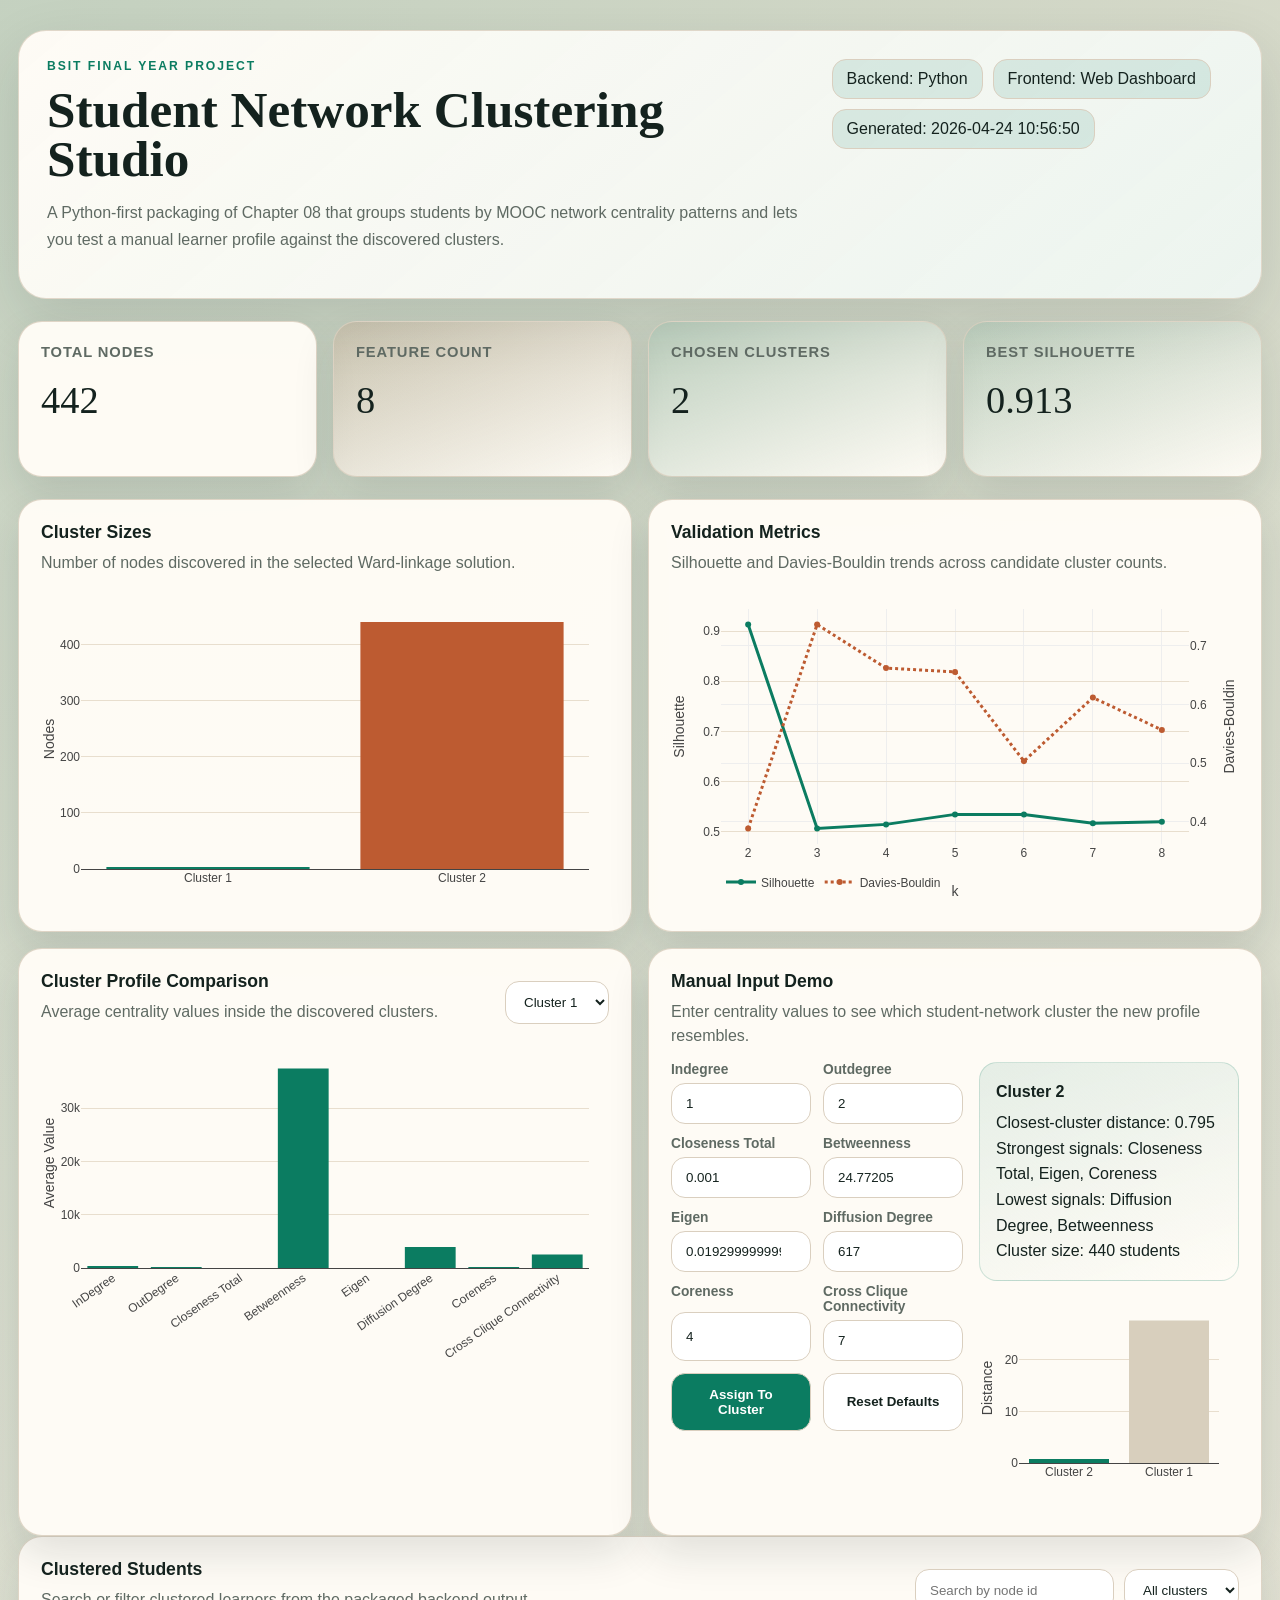
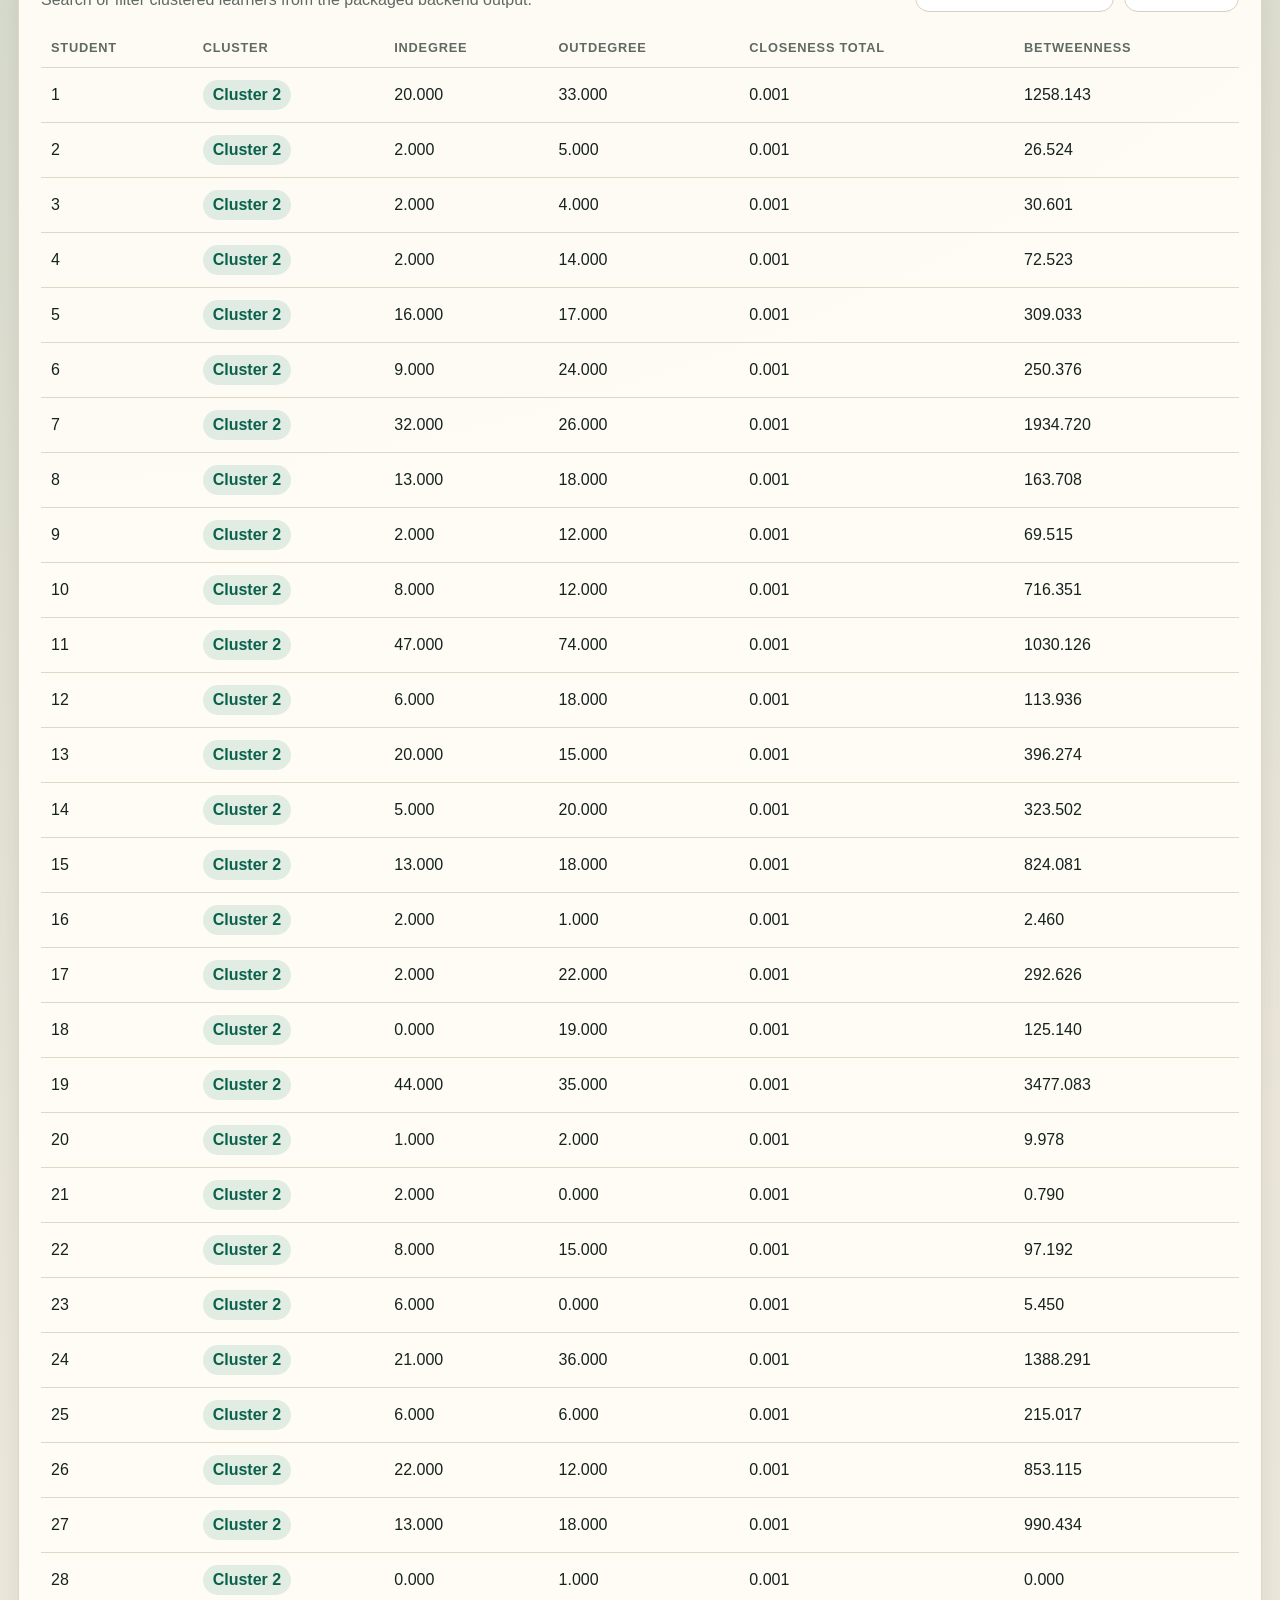
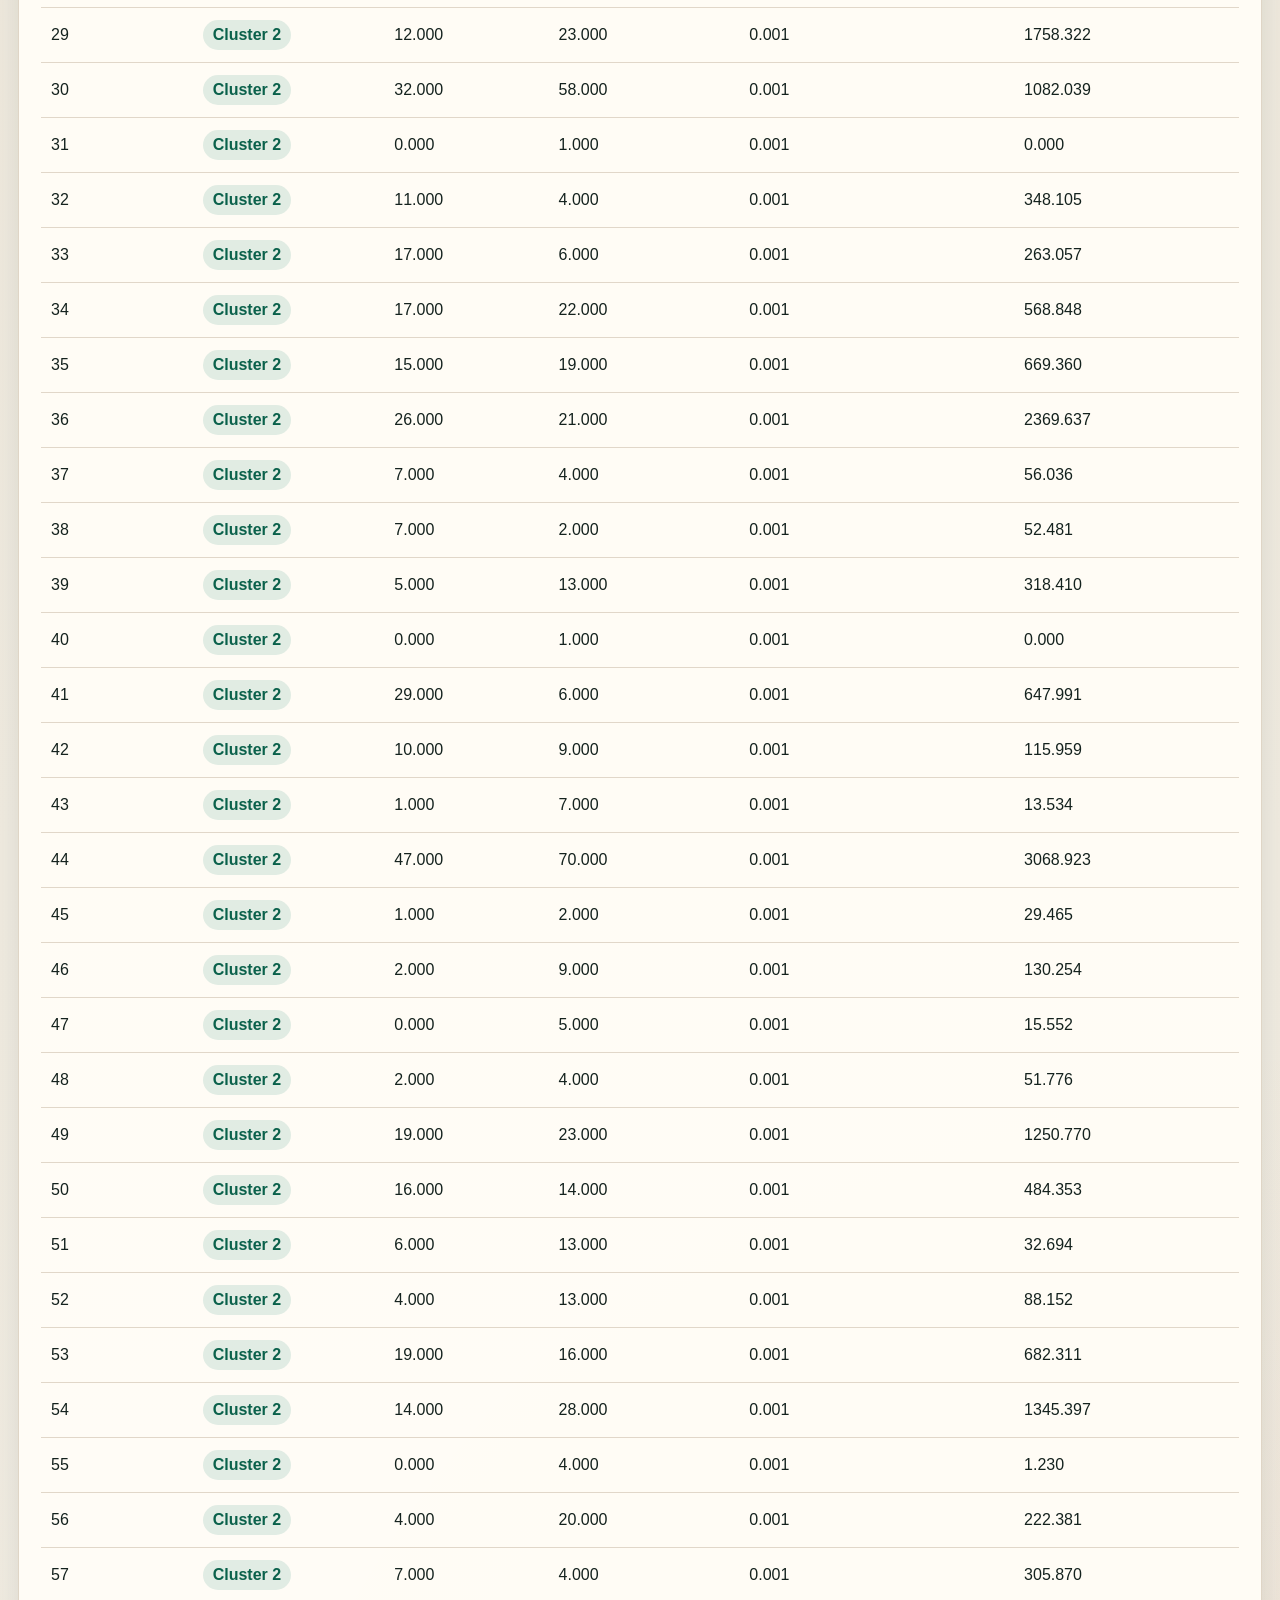
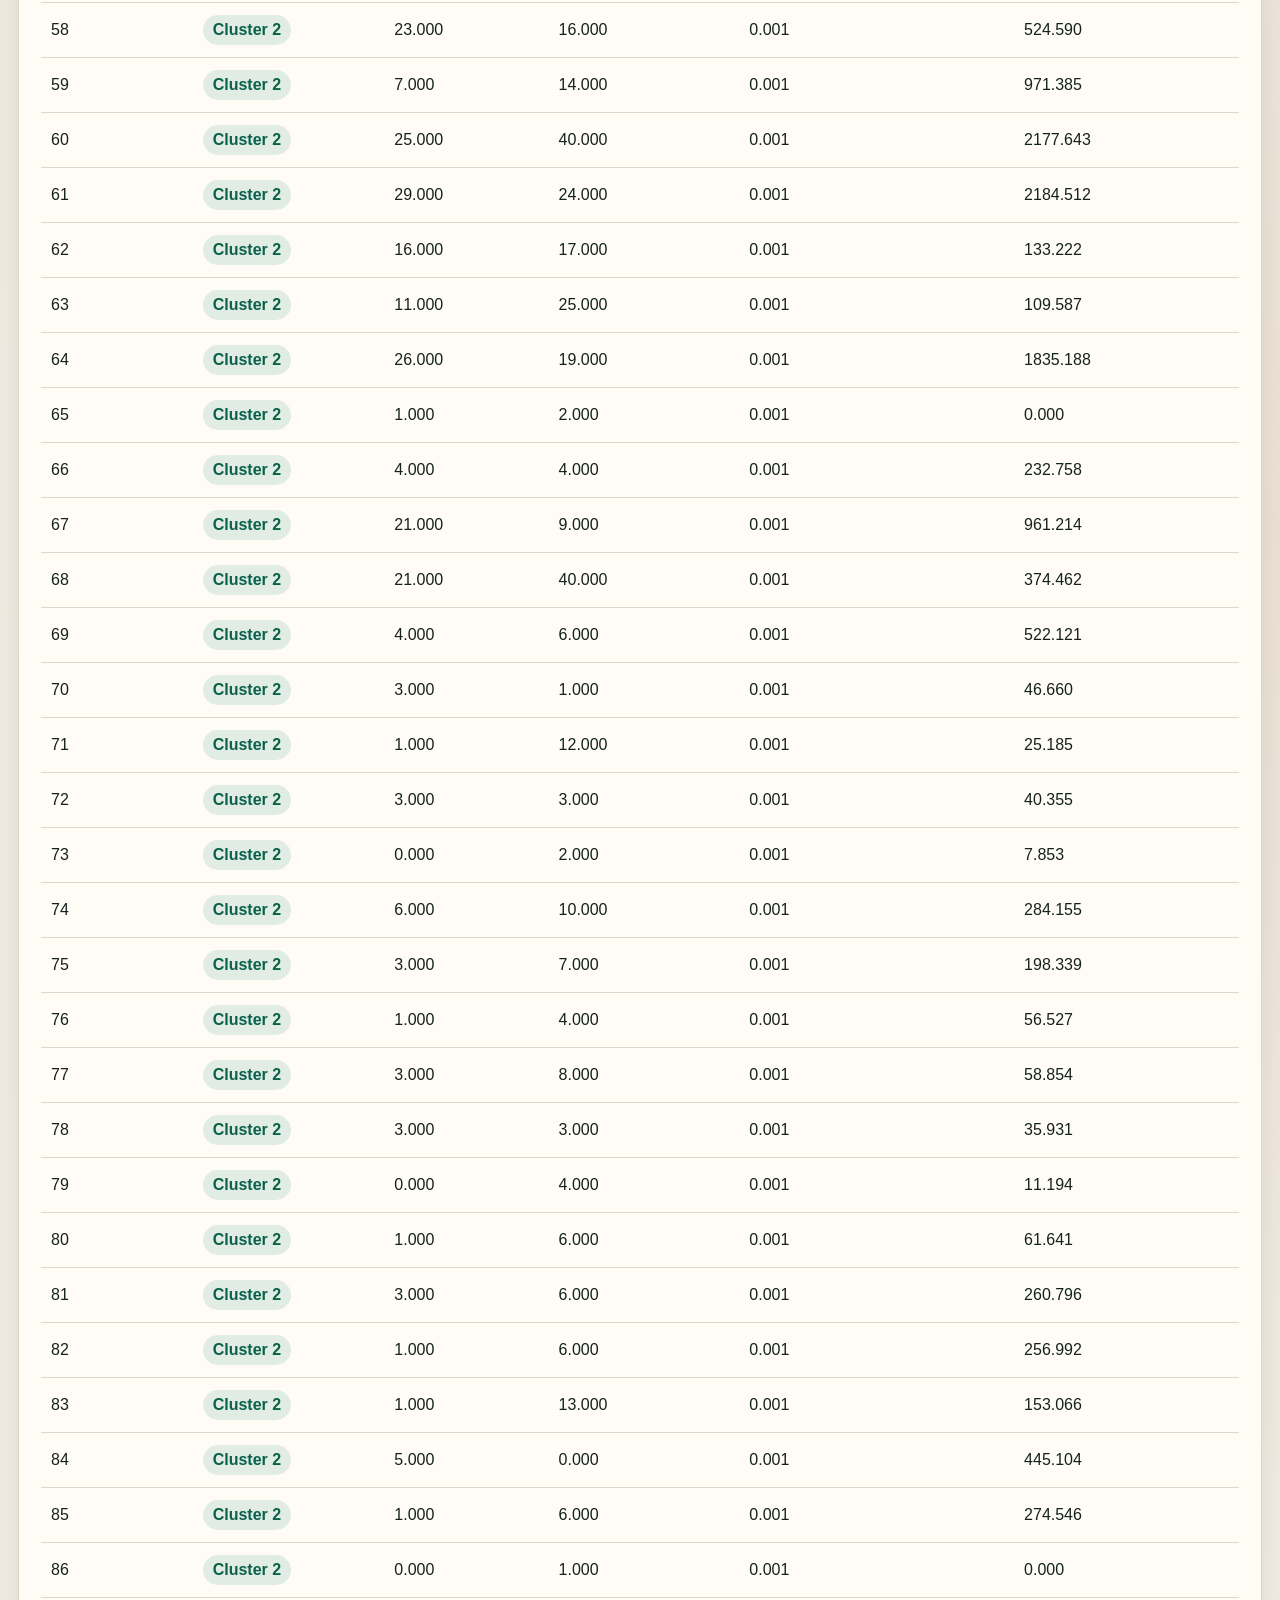
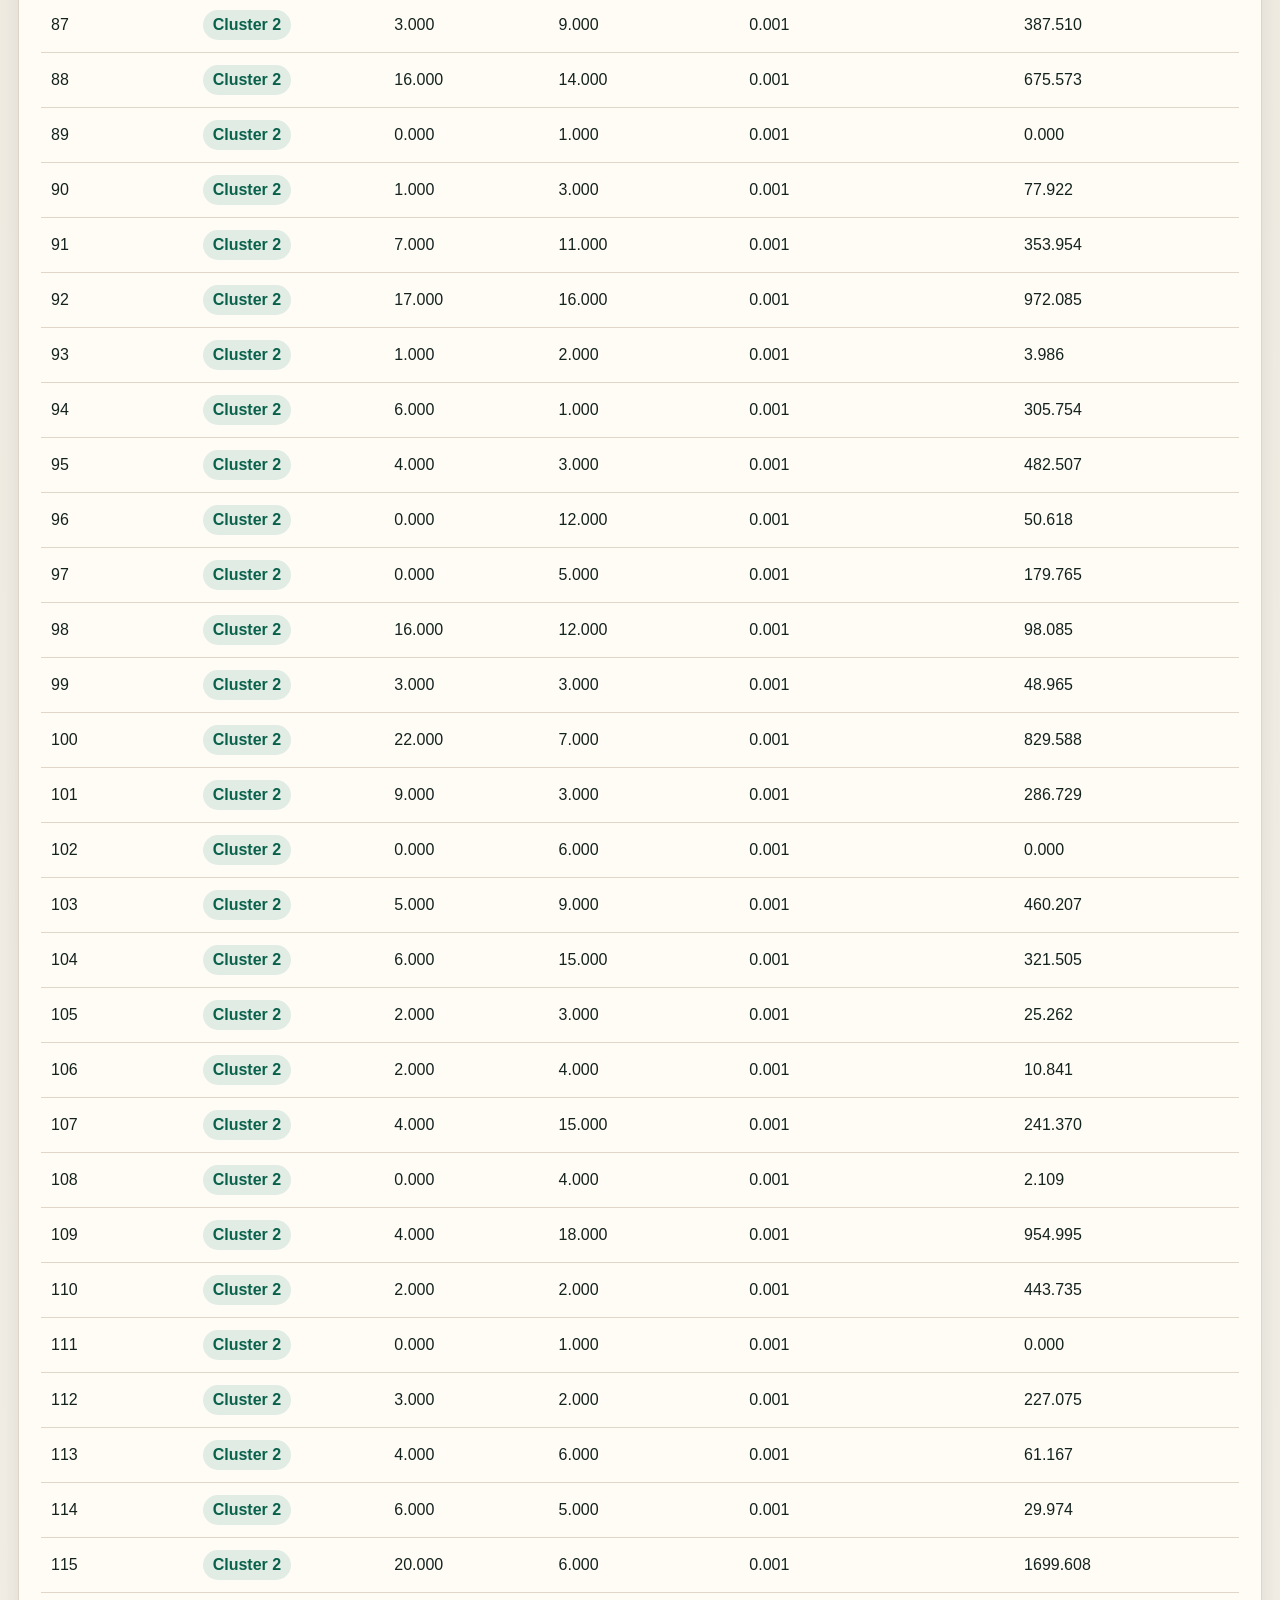
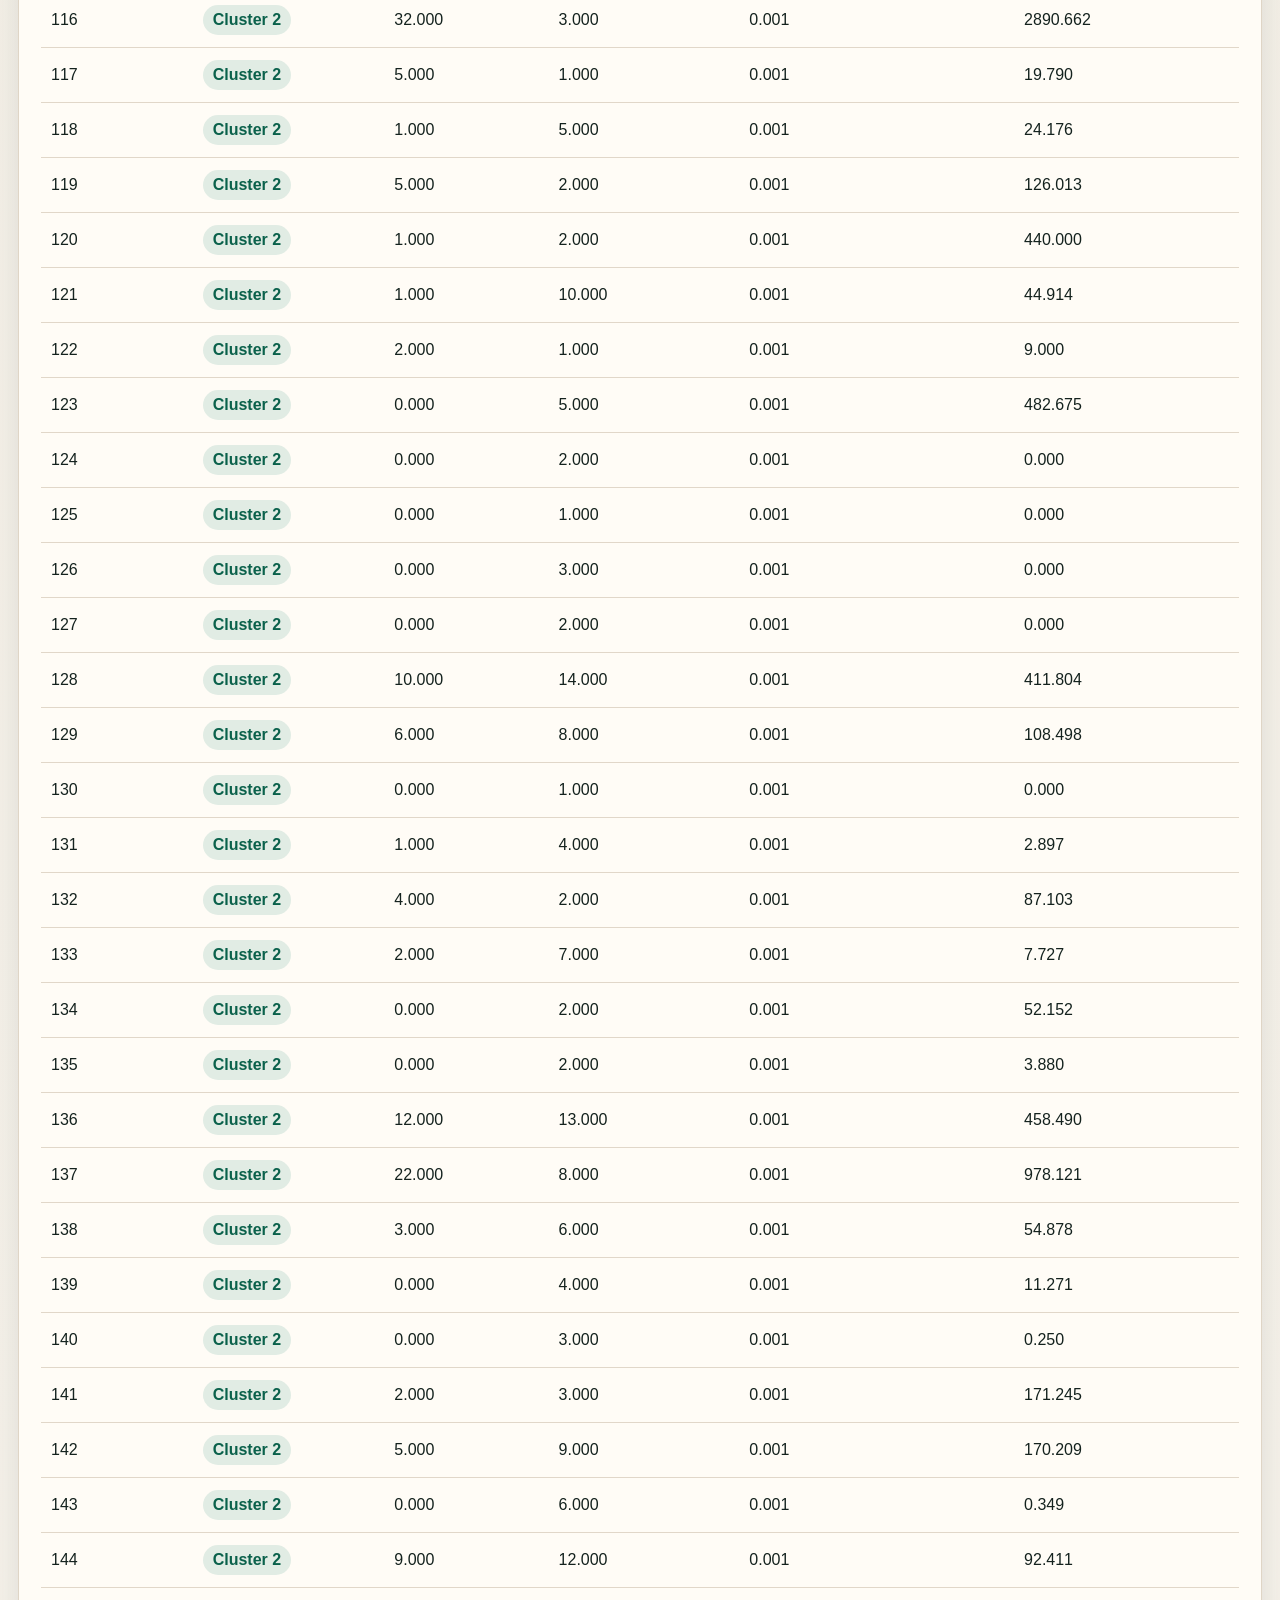
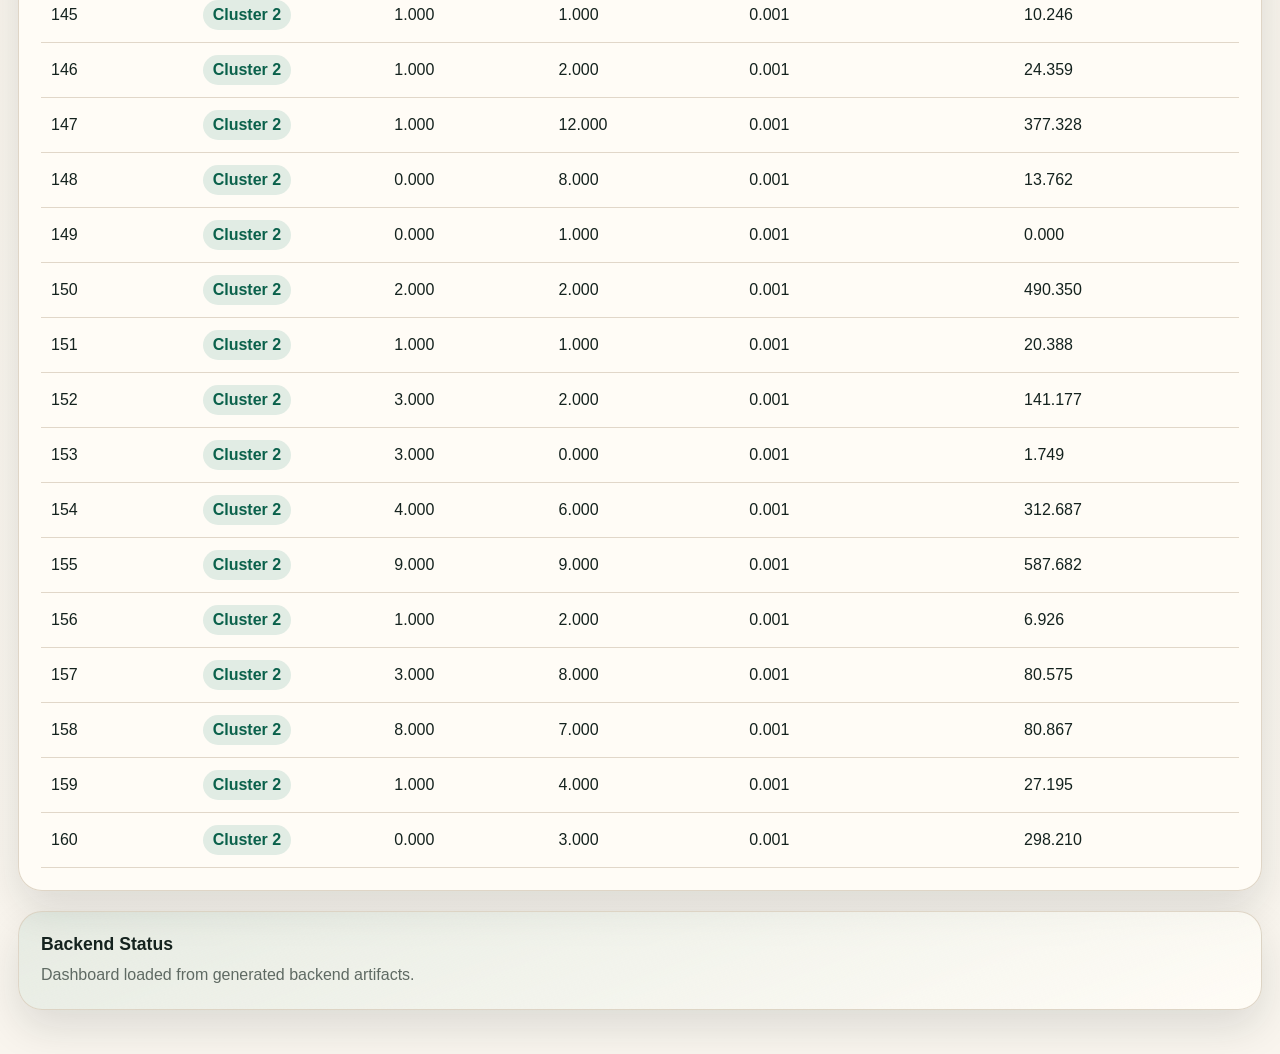
<file: labook-code-main/fyp-ch08-clustering/frontend/index.html>
<!DOCTYPE html>
<html lang="en">
<head>
    <meta charset="UTF-8">
    <meta name="viewport" content="width=device-width, initial-scale=1.0">
    <title>Student Network Clustering Studio</title>
    <link rel="stylesheet" href="css/styles.css">
    <script src="https://cdn.plot.ly/plotly-2.35.2.min.js"></script>
</head>
<body>
    <div class="page-shell">
        <header class="hero">
            <div>
                <p class="eyebrow">BSIT Final Year Project</p>
                <h1>Student Network Clustering Studio</h1>
                <p class="hero-copy">
                    A Python-first packaging of Chapter 08 that groups students by MOOC network centrality patterns
                    and lets you test a manual learner profile against the discovered clusters.
                </p>
            </div>
            <div class="hero-meta">
                <div class="meta-chip">Backend: Python</div>
                <div class="meta-chip">Frontend: Web Dashboard</div>
                <div class="meta-chip" id="generatedAt">Waiting for backend output</div>
            </div>
        </header>

        <main>
            <section class="stats-grid">
                <article class="stat-card">
                    <h2>Total Nodes</h2>
                    <p class="stat-value" id="totalNodes">--</p>
                </article>
                <article class="stat-card accent-card">
                    <h2>Feature Count</h2>
                    <p class="stat-value" id="featureCount">--</p>
                </article>
                <article class="stat-card muted-card">
                    <h2>Chosen Clusters</h2>
                    <p class="stat-value" id="chosenClusters">--</p>
                </article>
                <article class="stat-card muted-card">
                    <h2>Best Silhouette</h2>
                    <p class="stat-value" id="bestSilhouette">--</p>
                </article>
            </section>

            <section class="panel-grid">
                <article class="panel">
                    <div class="panel-heading">
                        <h2>Cluster Sizes</h2>
                        <p>Number of nodes discovered in the selected Ward-linkage solution.</p>
                    </div>
                    <div class="chart" id="clusterSizeChart"></div>
                </article>

                <article class="panel">
                    <div class="panel-heading">
                        <h2>Validation Metrics</h2>
                        <p>Silhouette and Davies-Bouldin trends across candidate cluster counts.</p>
                    </div>
                    <div class="chart" id="validationChart"></div>
                </article>

                <article class="panel">
                    <div class="panel-heading with-controls">
                        <div>
                            <h2>Cluster Profile Comparison</h2>
                            <p>Average centrality values inside the discovered clusters.</p>
                        </div>
                        <select id="clusterProfileSelect"></select>
                    </div>
                    <div class="chart" id="clusterProfileChart"></div>
                </article>

                <article class="panel">
                    <div class="panel-heading">
                        <h2>Manual Input Demo</h2>
                        <p>Enter centrality values to see which student-network cluster the new profile resembles.</p>
                    </div>
                    <div class="manual-layout">
                        <form id="manualInputForm" class="input-grid"></form>
                        <div class="manual-output">
                            <div class="result-card" id="manualSummary">Awaiting manual input.</div>
                            <div class="chart compact-chart" id="manualDistanceChart"></div>
                        </div>
                    </div>
                </article>
            </section>

            <section class="panel wide-panel">
                <div class="panel-heading with-controls">
                    <div>
                        <h2>Clustered Students</h2>
                        <p>Search or filter clustered learners from the packaged backend output.</p>
                    </div>
                    <div class="table-controls">
                        <input id="memberSearch" type="search" placeholder="Search by node id">
                        <select id="memberClusterFilter">
                            <option value="all">All clusters</option>
                        </select>
                    </div>
                </div>

                <div class="table-wrapper">
                    <table>
                        <thead id="memberTableHead"></thead>
                        <tbody id="memberTableBody"></tbody>
                    </table>
                </div>
            </section>

            <section class="panel status-panel">
                <h2>Backend Status</h2>
                <p id="statusMessage">Loading dashboard data...</p>
            </section>
        </main>
    </div>
    <script src="js/app.js"></script>
</body>
</html>
</file>
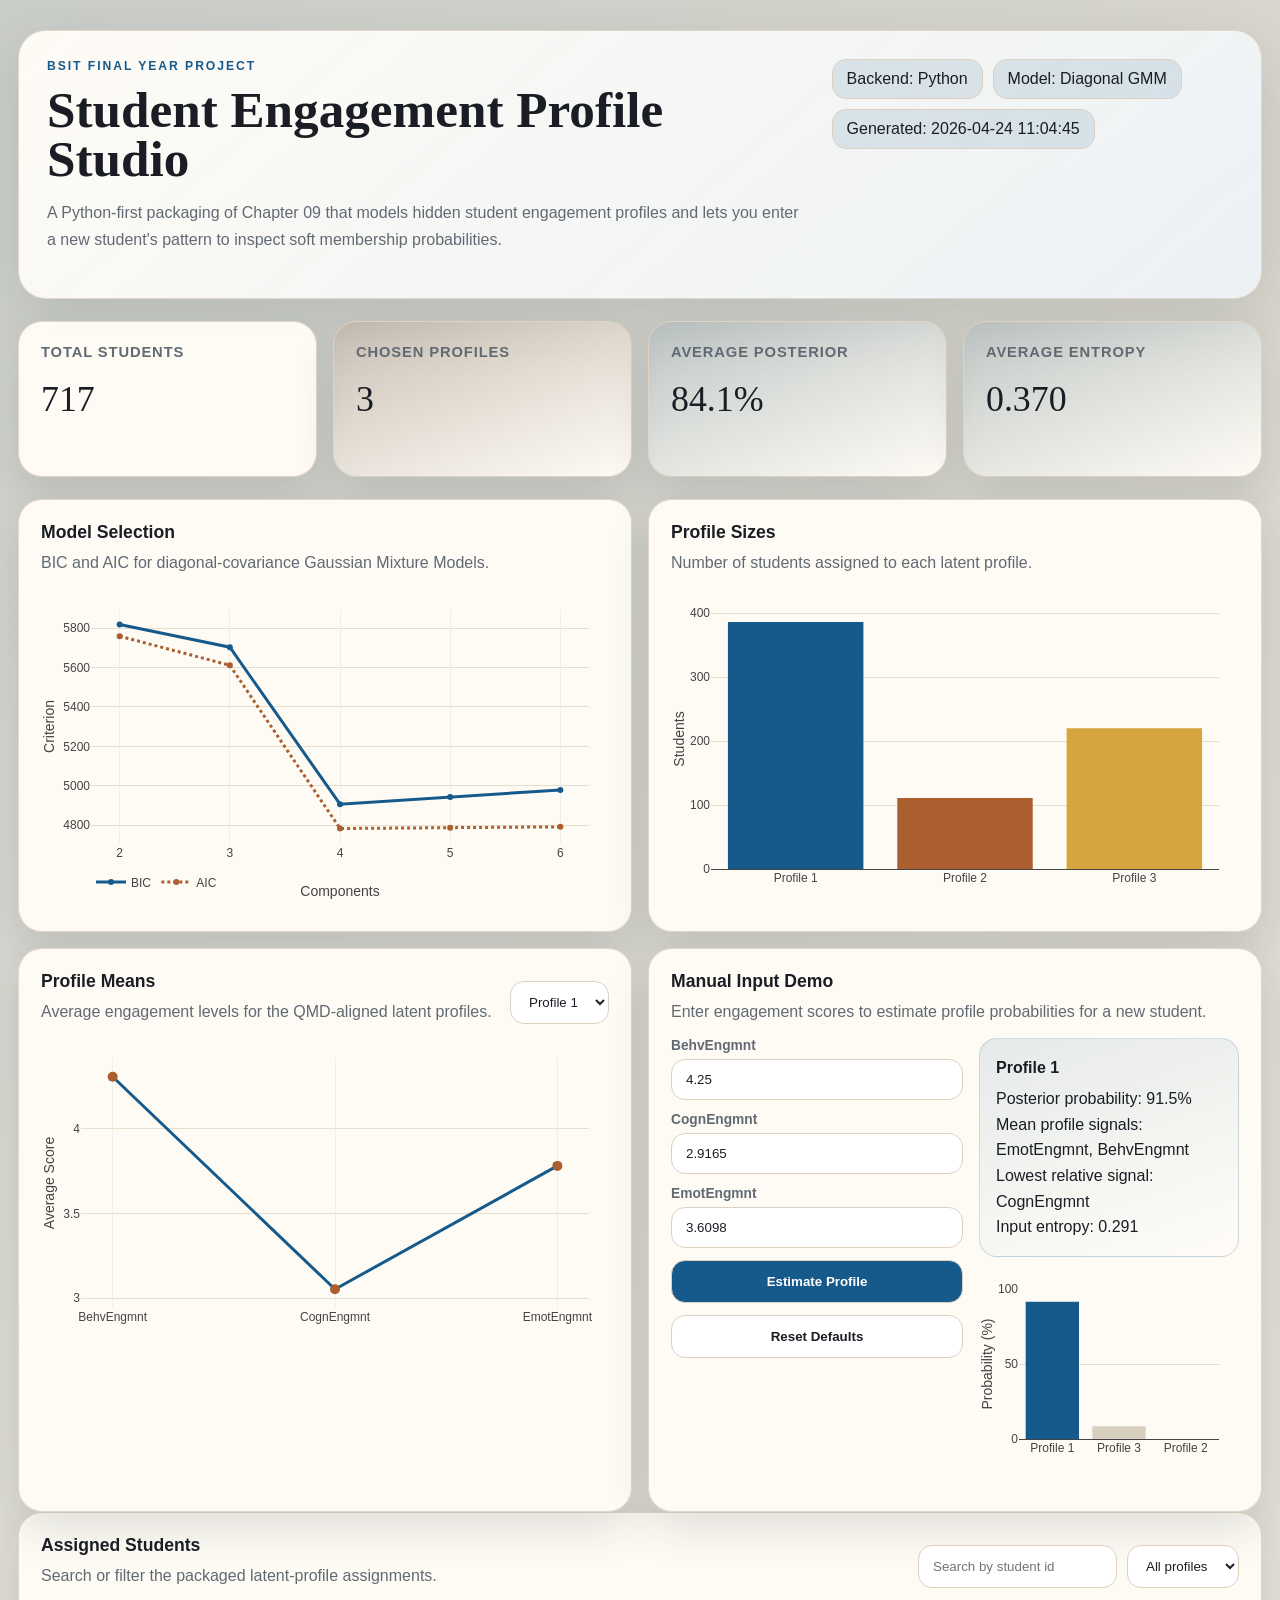
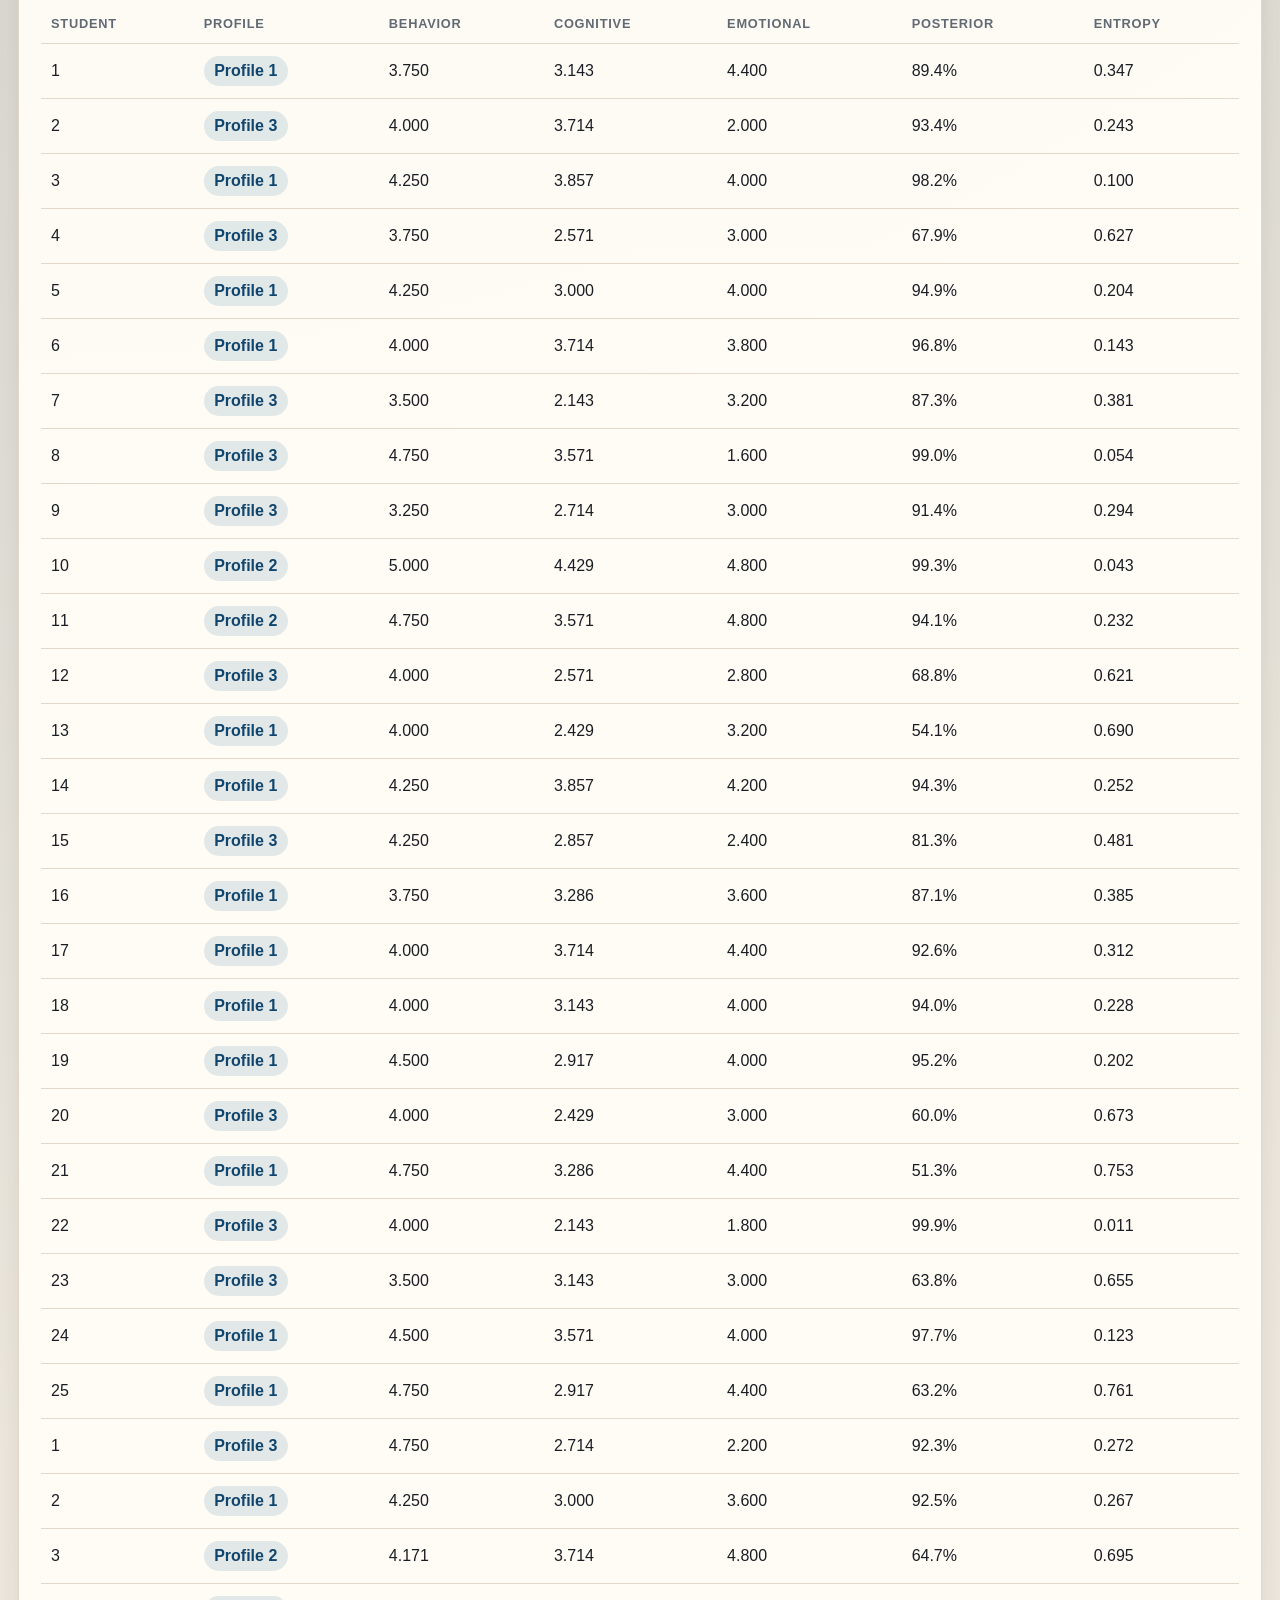
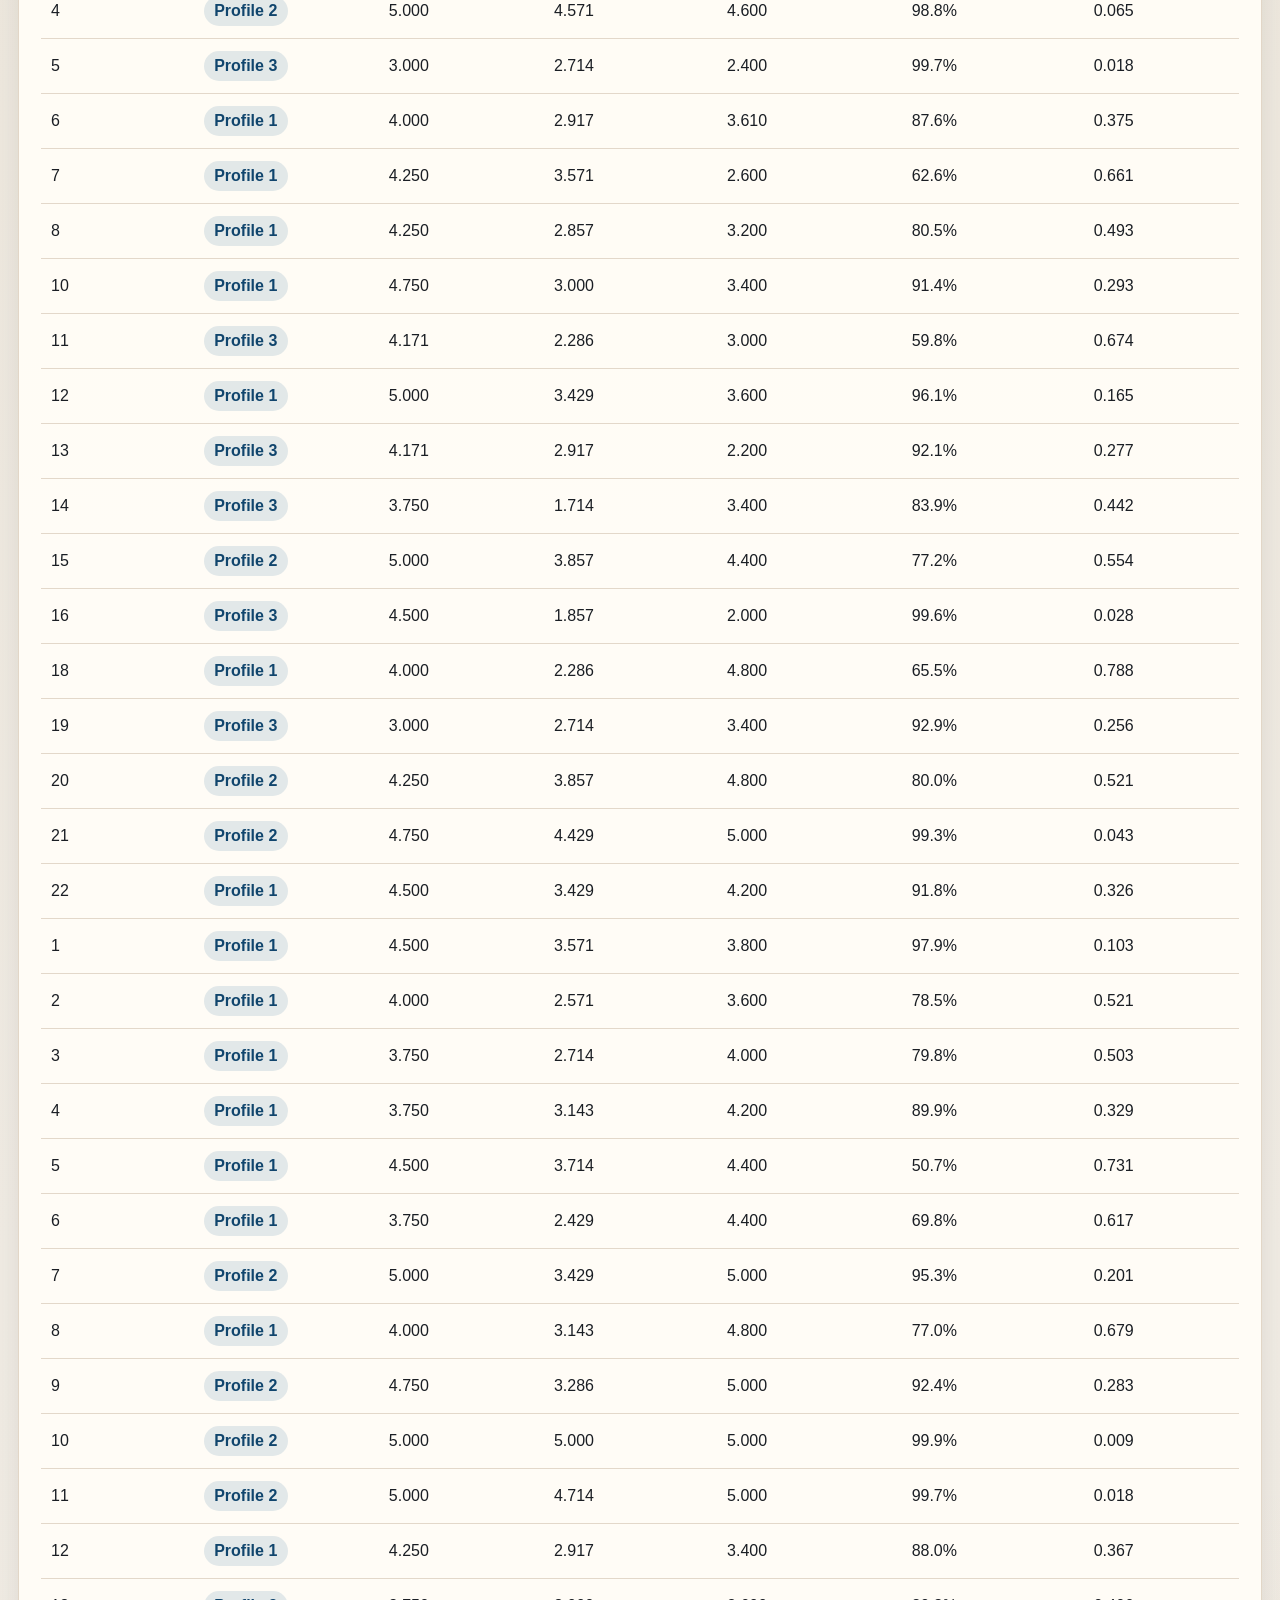
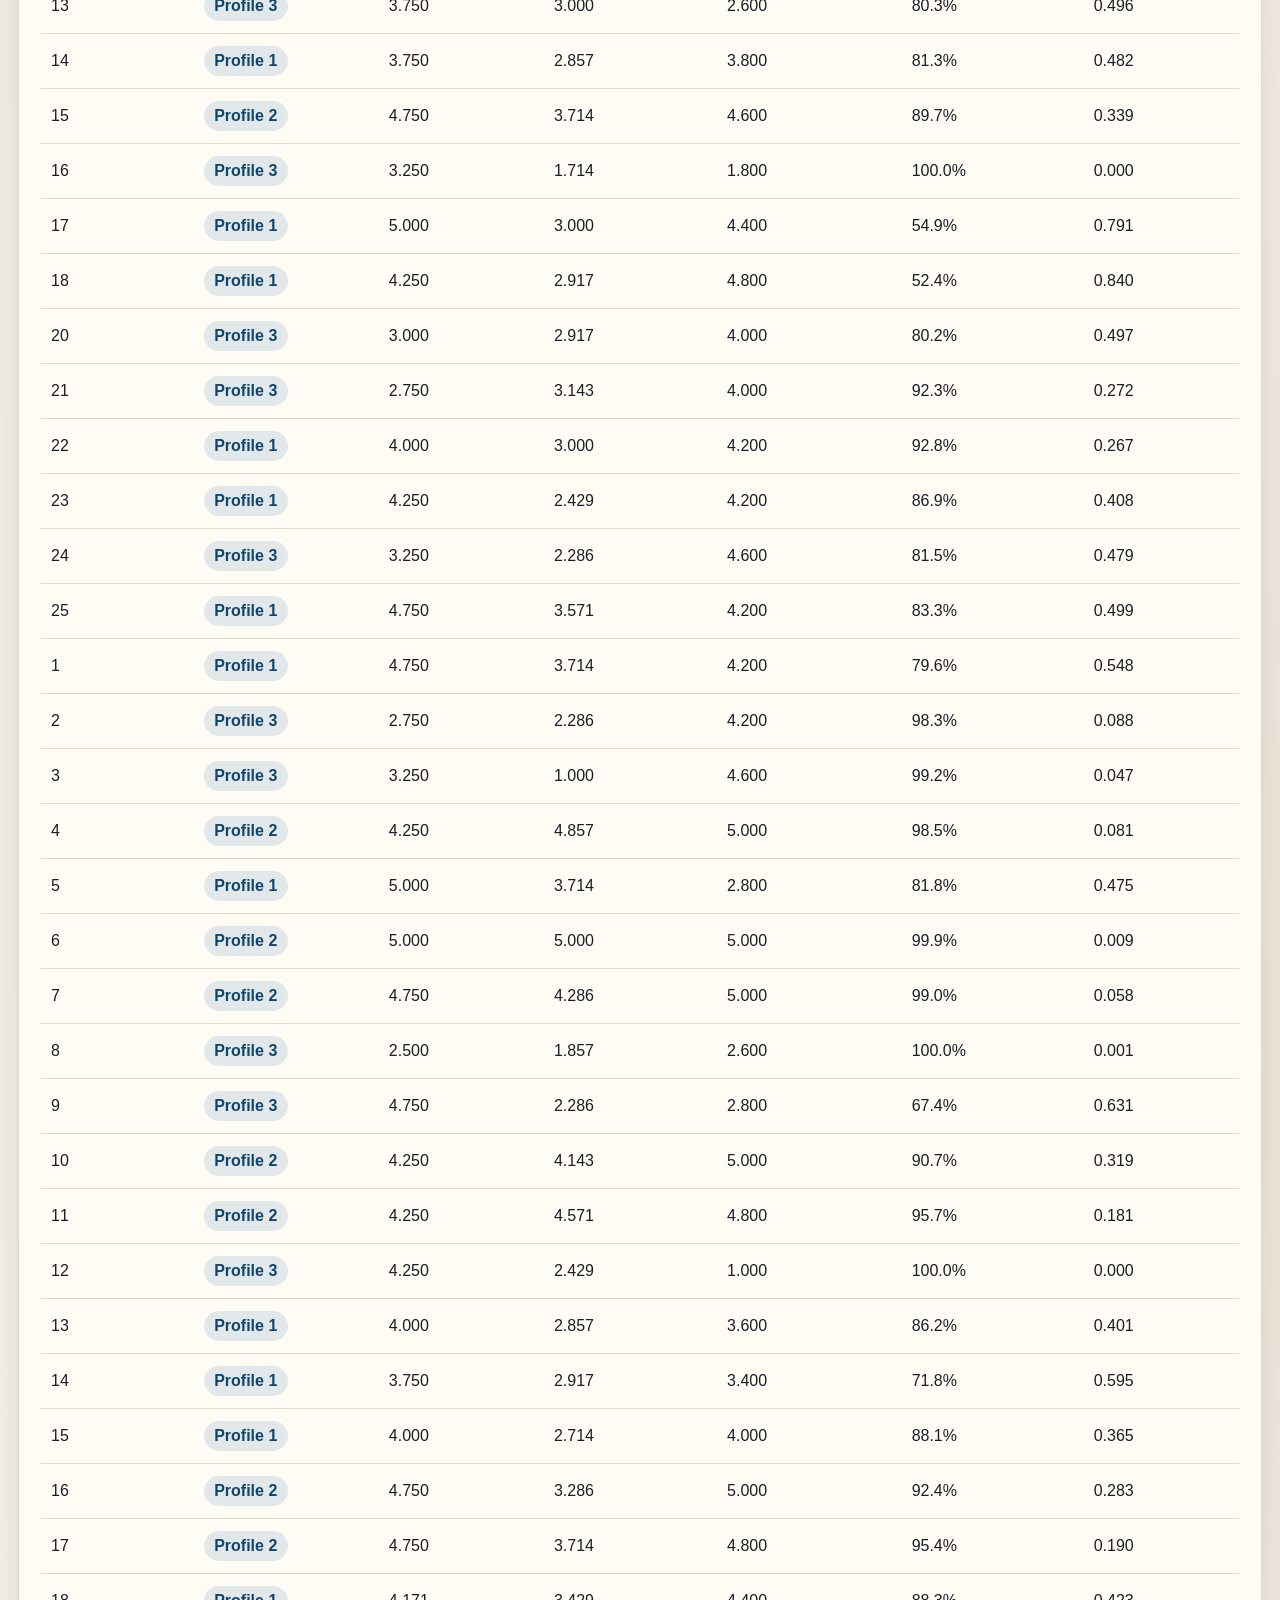
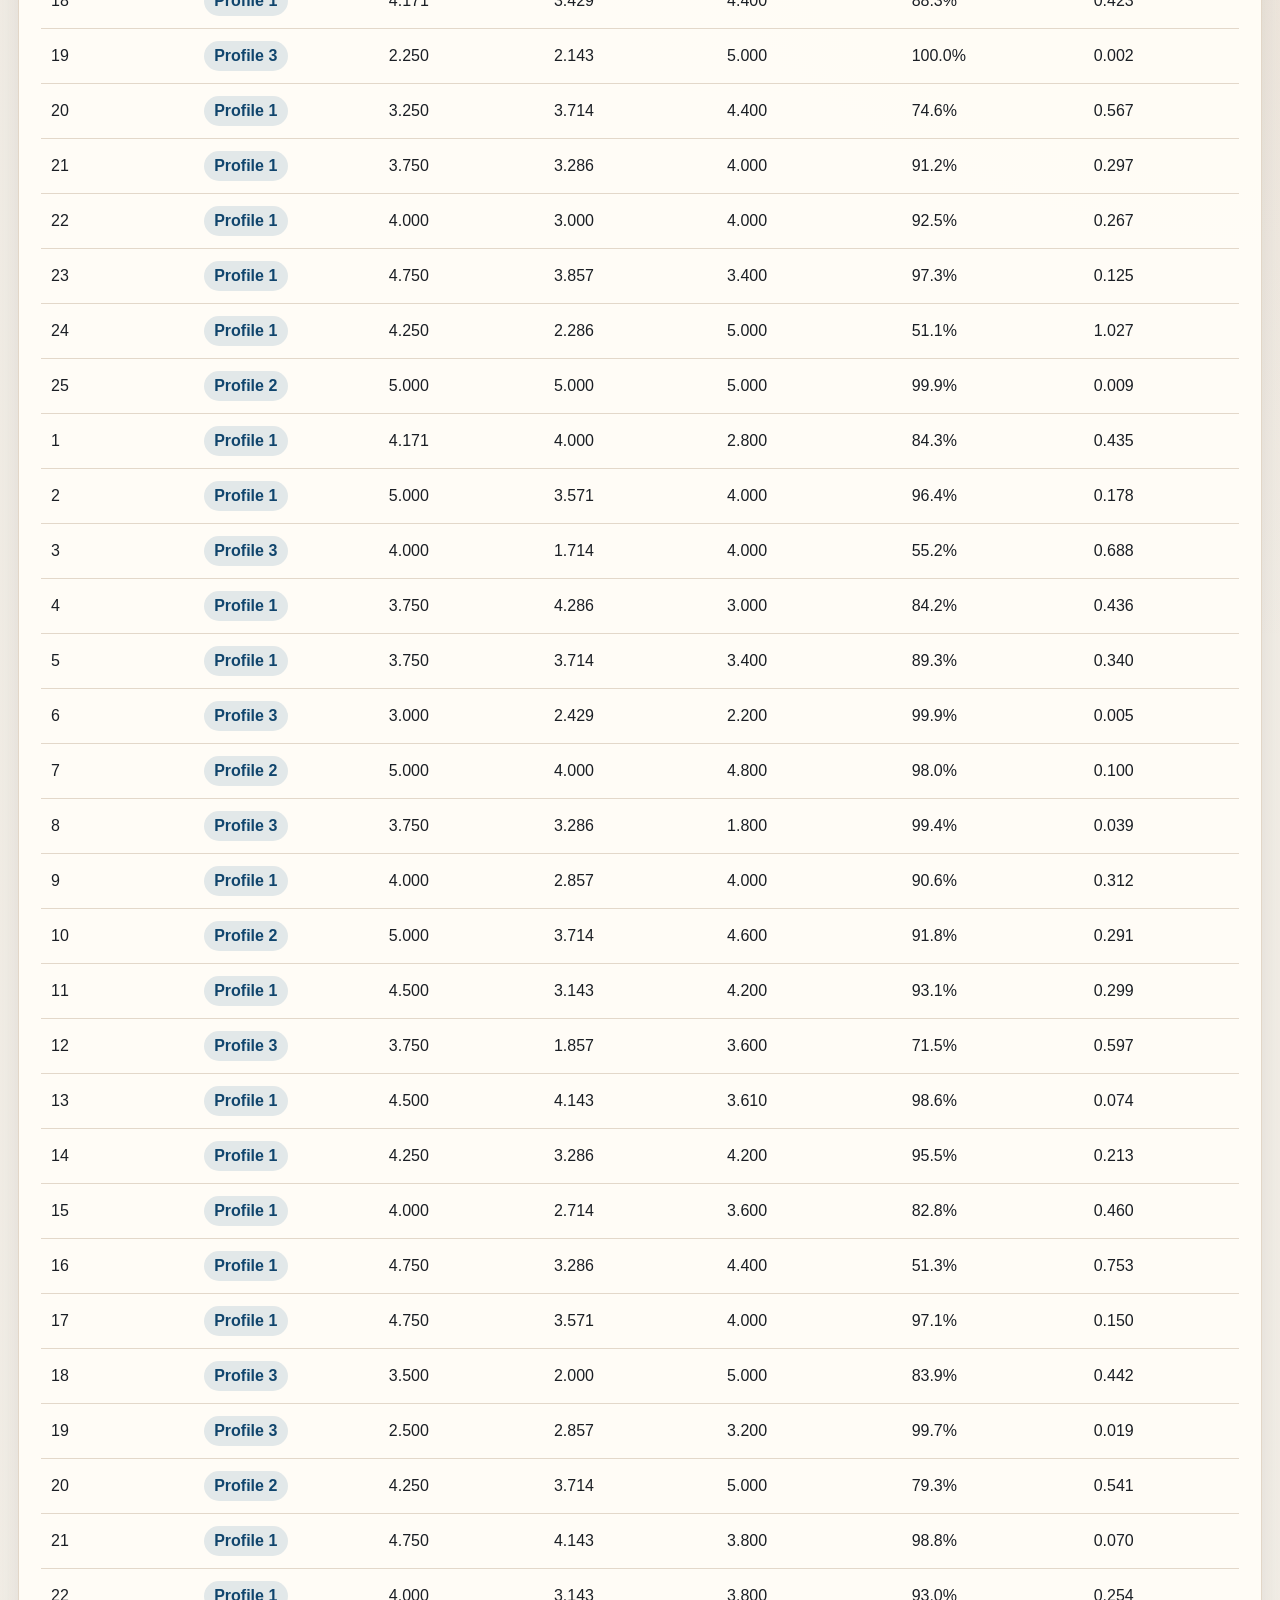
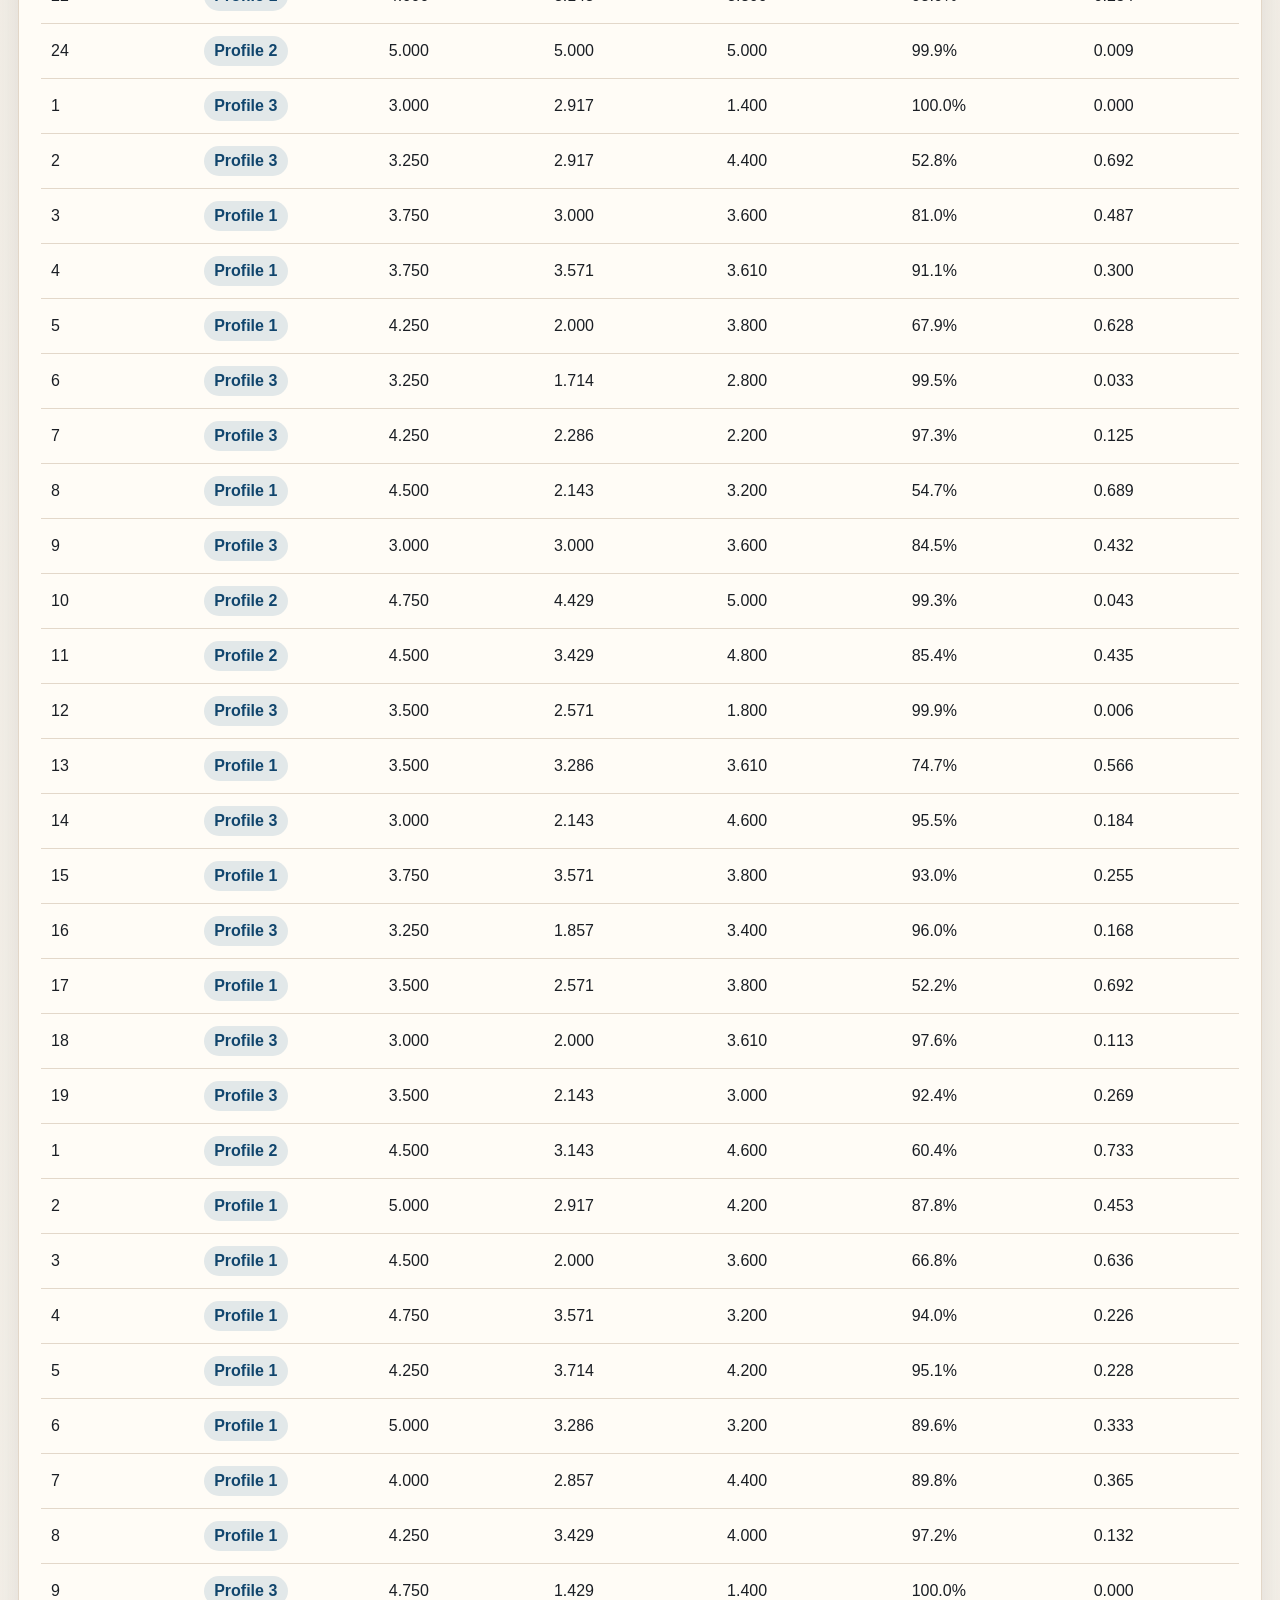
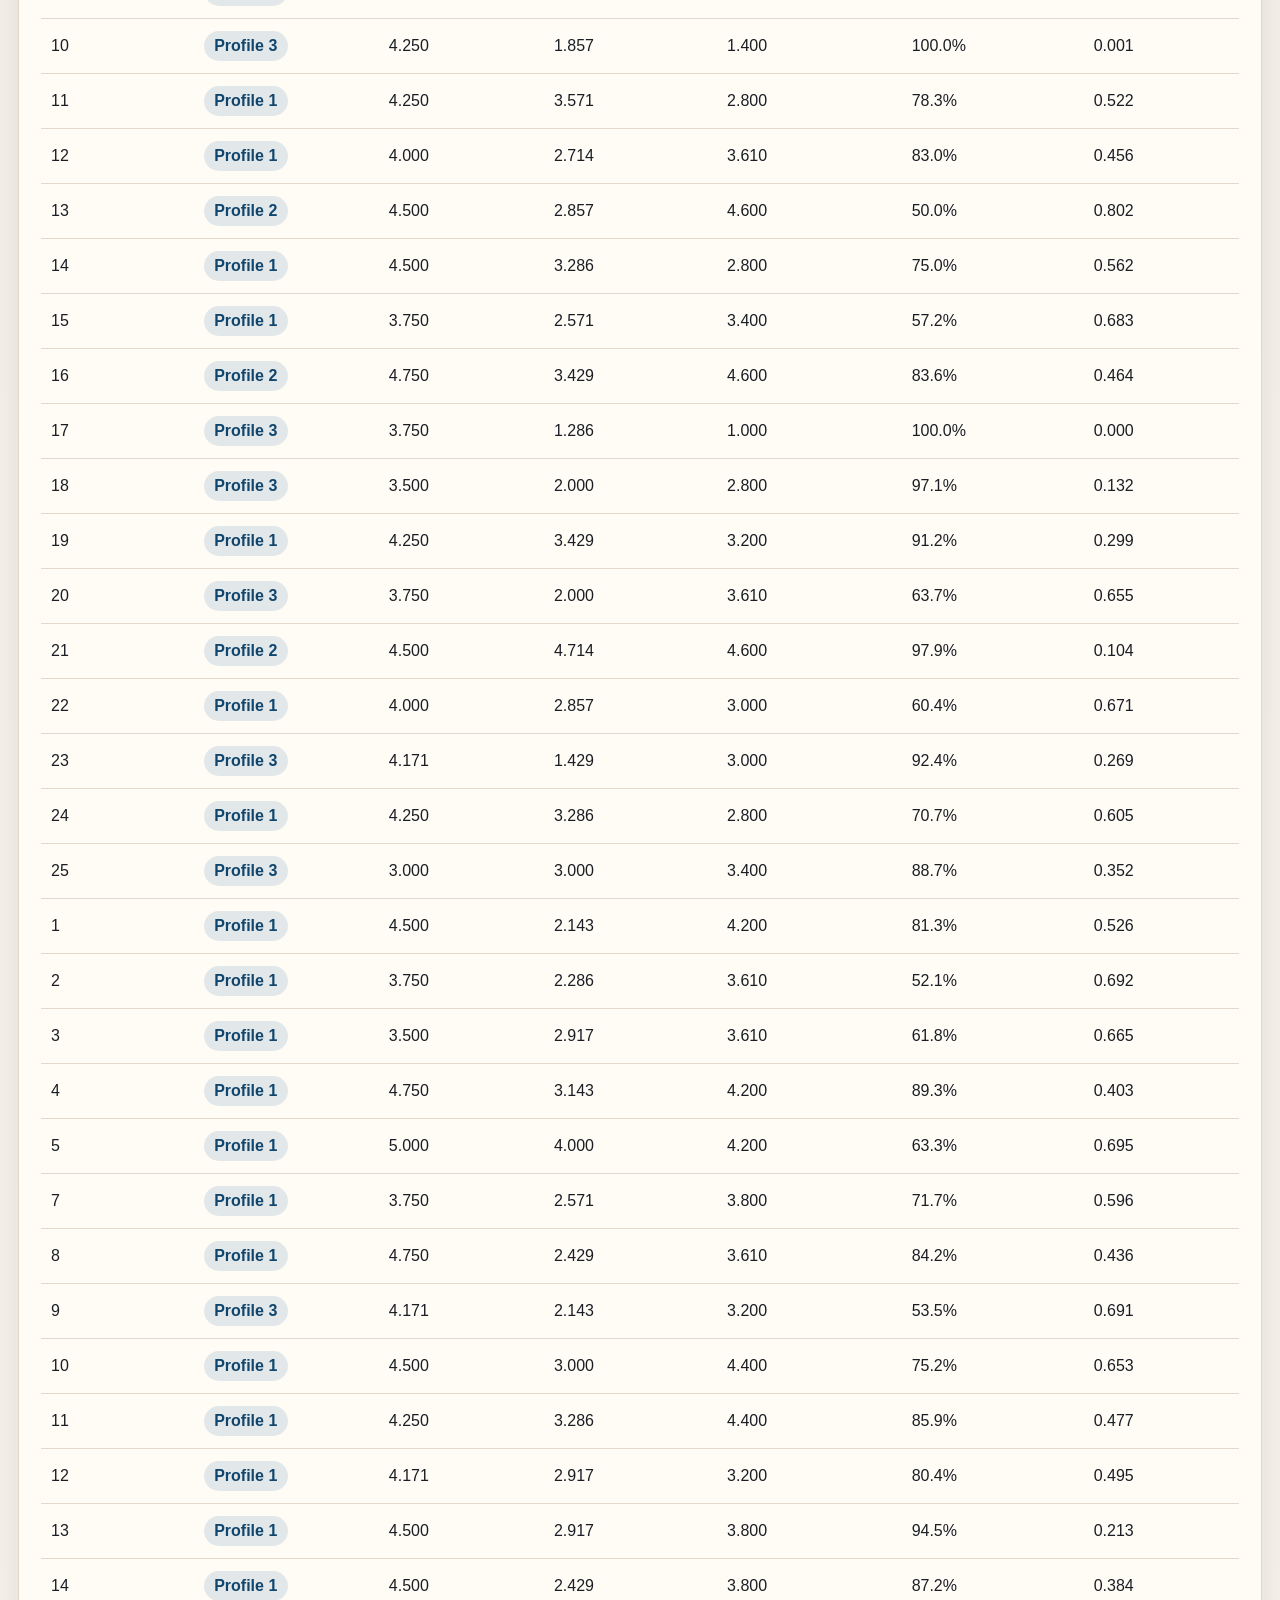
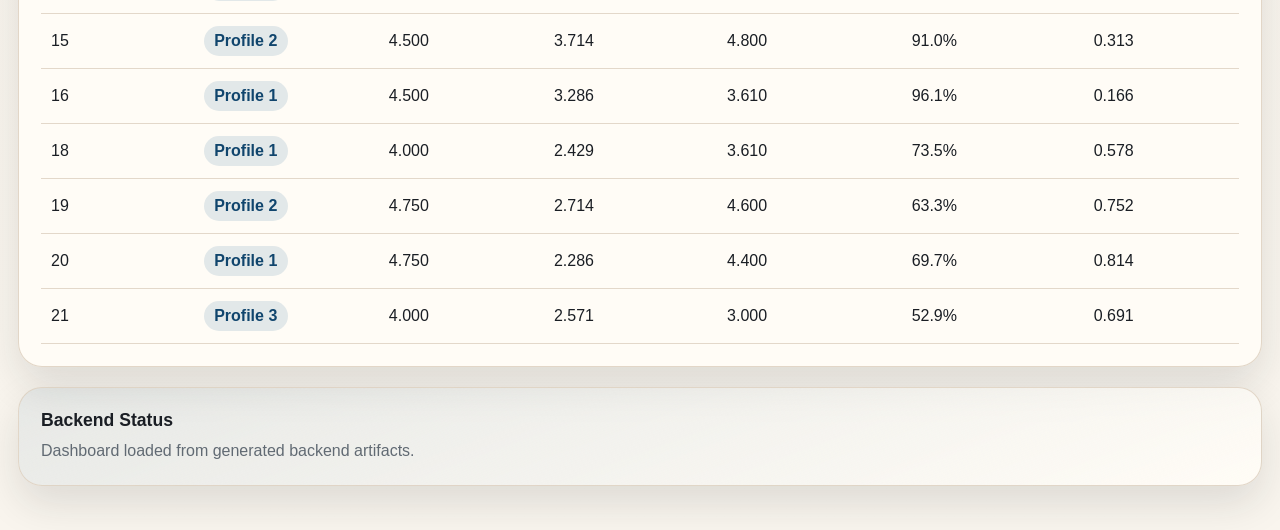
<file: labook-code-main/fyp-ch09-model-based-clustering/frontend/index.html>
<!DOCTYPE html>
<html lang="en">
<head>
    <meta charset="UTF-8">
    <meta name="viewport" content="width=device-width, initial-scale=1.0">
    <title>Student Engagement Profile Studio</title>
    <link rel="stylesheet" href="css/styles.css">
    <script src="https://cdn.plot.ly/plotly-2.35.2.min.js"></script>
</head>
<body>
    <div class="page-shell">
        <header class="hero">
            <div>
                <p class="eyebrow">BSIT Final Year Project</p>
                <h1>Student Engagement Profile Studio</h1>
                <p class="hero-copy">
                    A Python-first packaging of Chapter 09 that models hidden student engagement profiles and
                    lets you enter a new student's pattern to inspect soft membership probabilities.
                </p>
            </div>
            <div class="hero-meta">
                <div class="meta-chip">Backend: Python</div>
                <div class="meta-chip">Model: Diagonal GMM</div>
                <div class="meta-chip" id="generatedAt">Waiting for backend output</div>
            </div>
        </header>

        <main>
            <section class="stats-grid">
                <article class="stat-card">
                    <h2>Total Students</h2>
                    <p class="stat-value" id="totalStudents">--</p>
                </article>
                <article class="stat-card accent-card">
                    <h2>Chosen Profiles</h2>
                    <p class="stat-value" id="chosenProfiles">--</p>
                </article>
                <article class="stat-card muted-card">
                    <h2>Average Posterior</h2>
                    <p class="stat-value" id="avgPosterior">--</p>
                </article>
                <article class="stat-card muted-card">
                    <h2>Average Entropy</h2>
                    <p class="stat-value" id="avgEntropy">--</p>
                </article>
            </section>

            <section class="panel-grid">
                <article class="panel">
                    <div class="panel-heading">
                        <h2>Model Selection</h2>
                        <p>BIC and AIC for diagonal-covariance Gaussian Mixture Models.</p>
                    </div>
                    <div class="chart" id="modelSelectionChart"></div>
                </article>

                <article class="panel">
                    <div class="panel-heading">
                        <h2>Profile Sizes</h2>
                        <p>Number of students assigned to each latent profile.</p>
                    </div>
                    <div class="chart" id="profileSizeChart"></div>
                </article>

                <article class="panel">
                    <div class="panel-heading with-controls">
                        <div>
                            <h2>Profile Means</h2>
                            <p>Average engagement levels for the QMD-aligned latent profiles.</p>
                        </div>
                        <select id="profileSelect"></select>
                    </div>
                    <div class="chart" id="profileMeanChart"></div>
                </article>

                <article class="panel">
                    <div class="panel-heading">
                        <h2>Manual Input Demo</h2>
                        <p>Enter engagement scores to estimate profile probabilities for a new student.</p>
                    </div>
                    <div class="manual-layout">
                        <form id="manualInputForm" class="input-grid"></form>
                        <div class="manual-output">
                            <div class="result-card" id="manualSummary">Awaiting manual input.</div>
                            <div class="chart compact-chart" id="manualProbabilityChart"></div>
                        </div>
                    </div>
                </article>
            </section>

            <section class="panel wide-panel">
                <div class="panel-heading with-controls">
                    <div>
                        <h2>Assigned Students</h2>
                        <p>Search or filter the packaged latent-profile assignments.</p>
                    </div>
                    <div class="table-controls">
                        <input id="memberSearch" type="search" placeholder="Search by student id">
                        <select id="profileFilter">
                            <option value="all">All profiles</option>
                        </select>
                    </div>
                </div>

                <div class="table-wrapper">
                    <table>
                        <thead>
                            <tr>
                                <th>Student</th>
                                <th>Profile</th>
                                <th>Behavior</th>
                                <th>Cognitive</th>
                                <th>Emotional</th>
                                <th>Posterior</th>
                                <th>Entropy</th>
                            </tr>
                        </thead>
                        <tbody id="memberTableBody"></tbody>
                    </table>
                </div>
            </section>

            <section class="panel status-panel">
                <h2>Backend Status</h2>
                <p id="statusMessage">Loading dashboard data...</p>
            </section>
        </main>
    </div>
    <script src="js/app.js"></script>
</body>
</html>
</file>
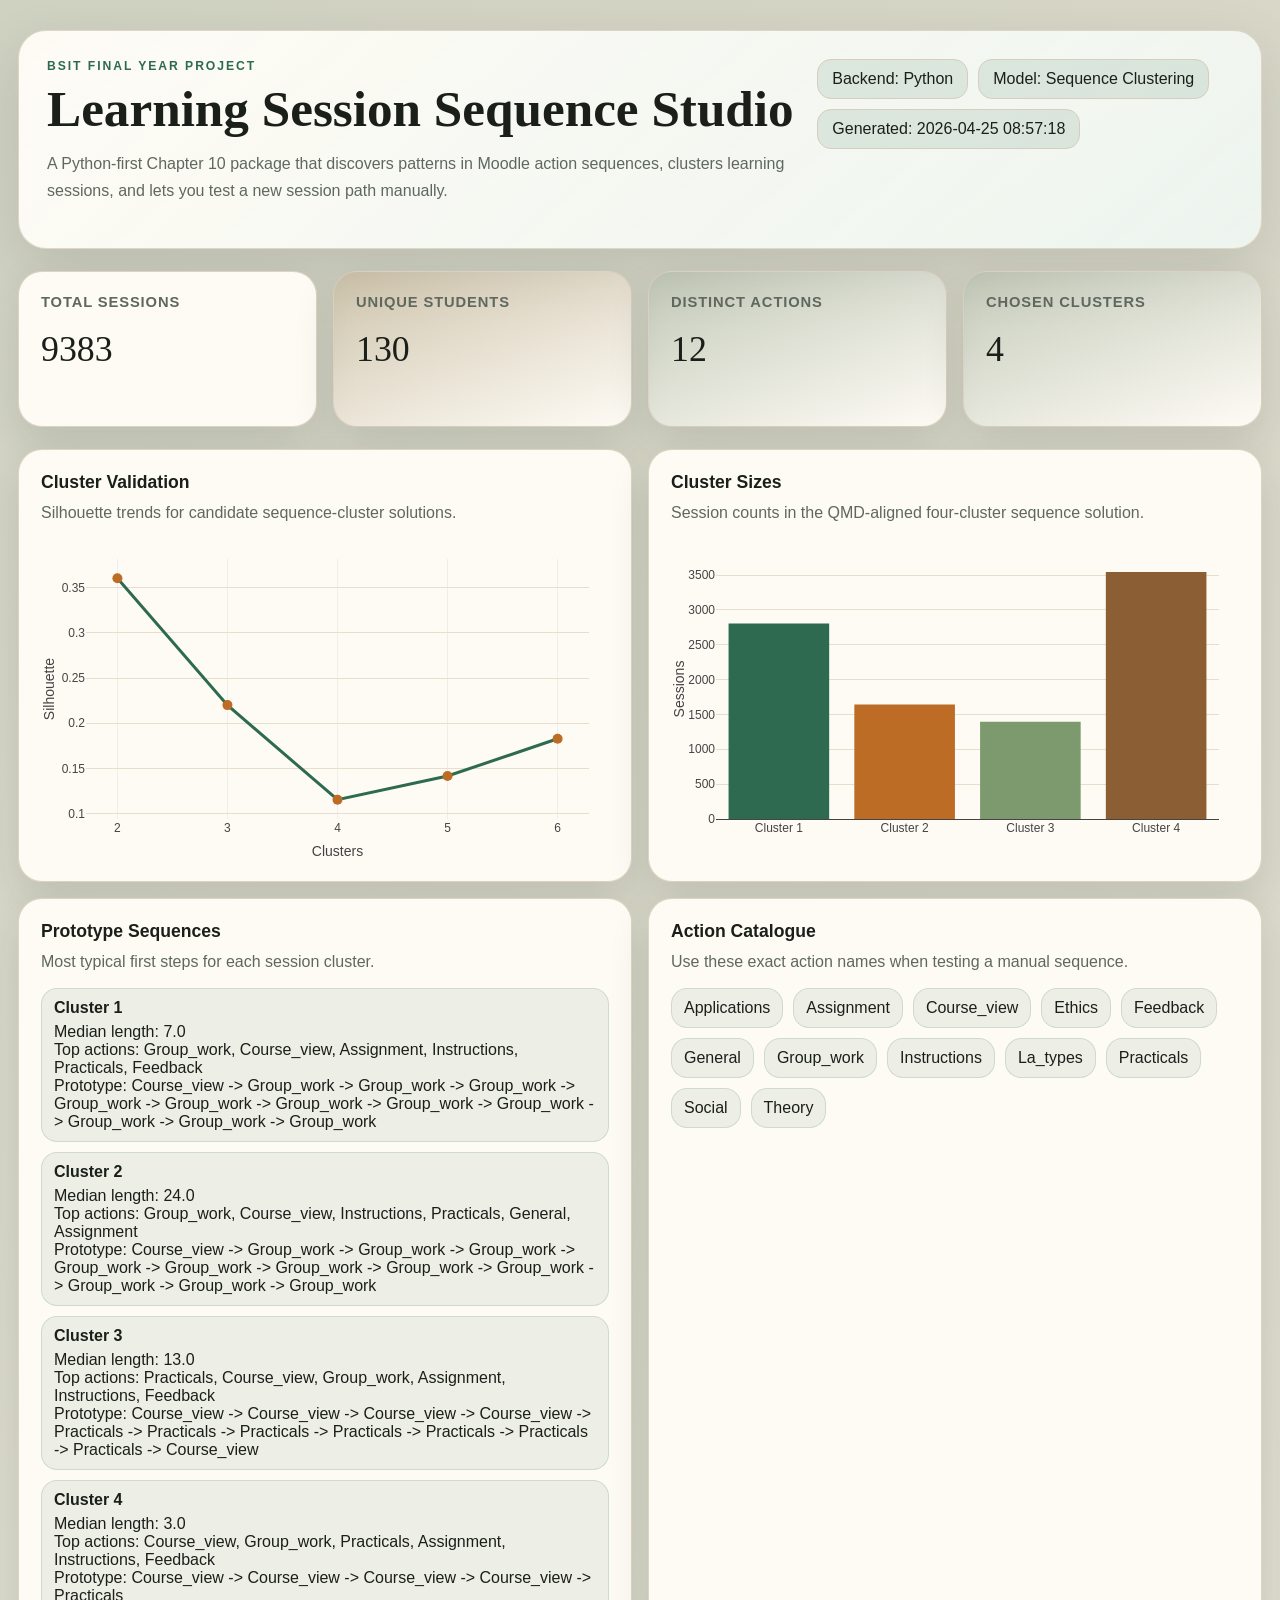
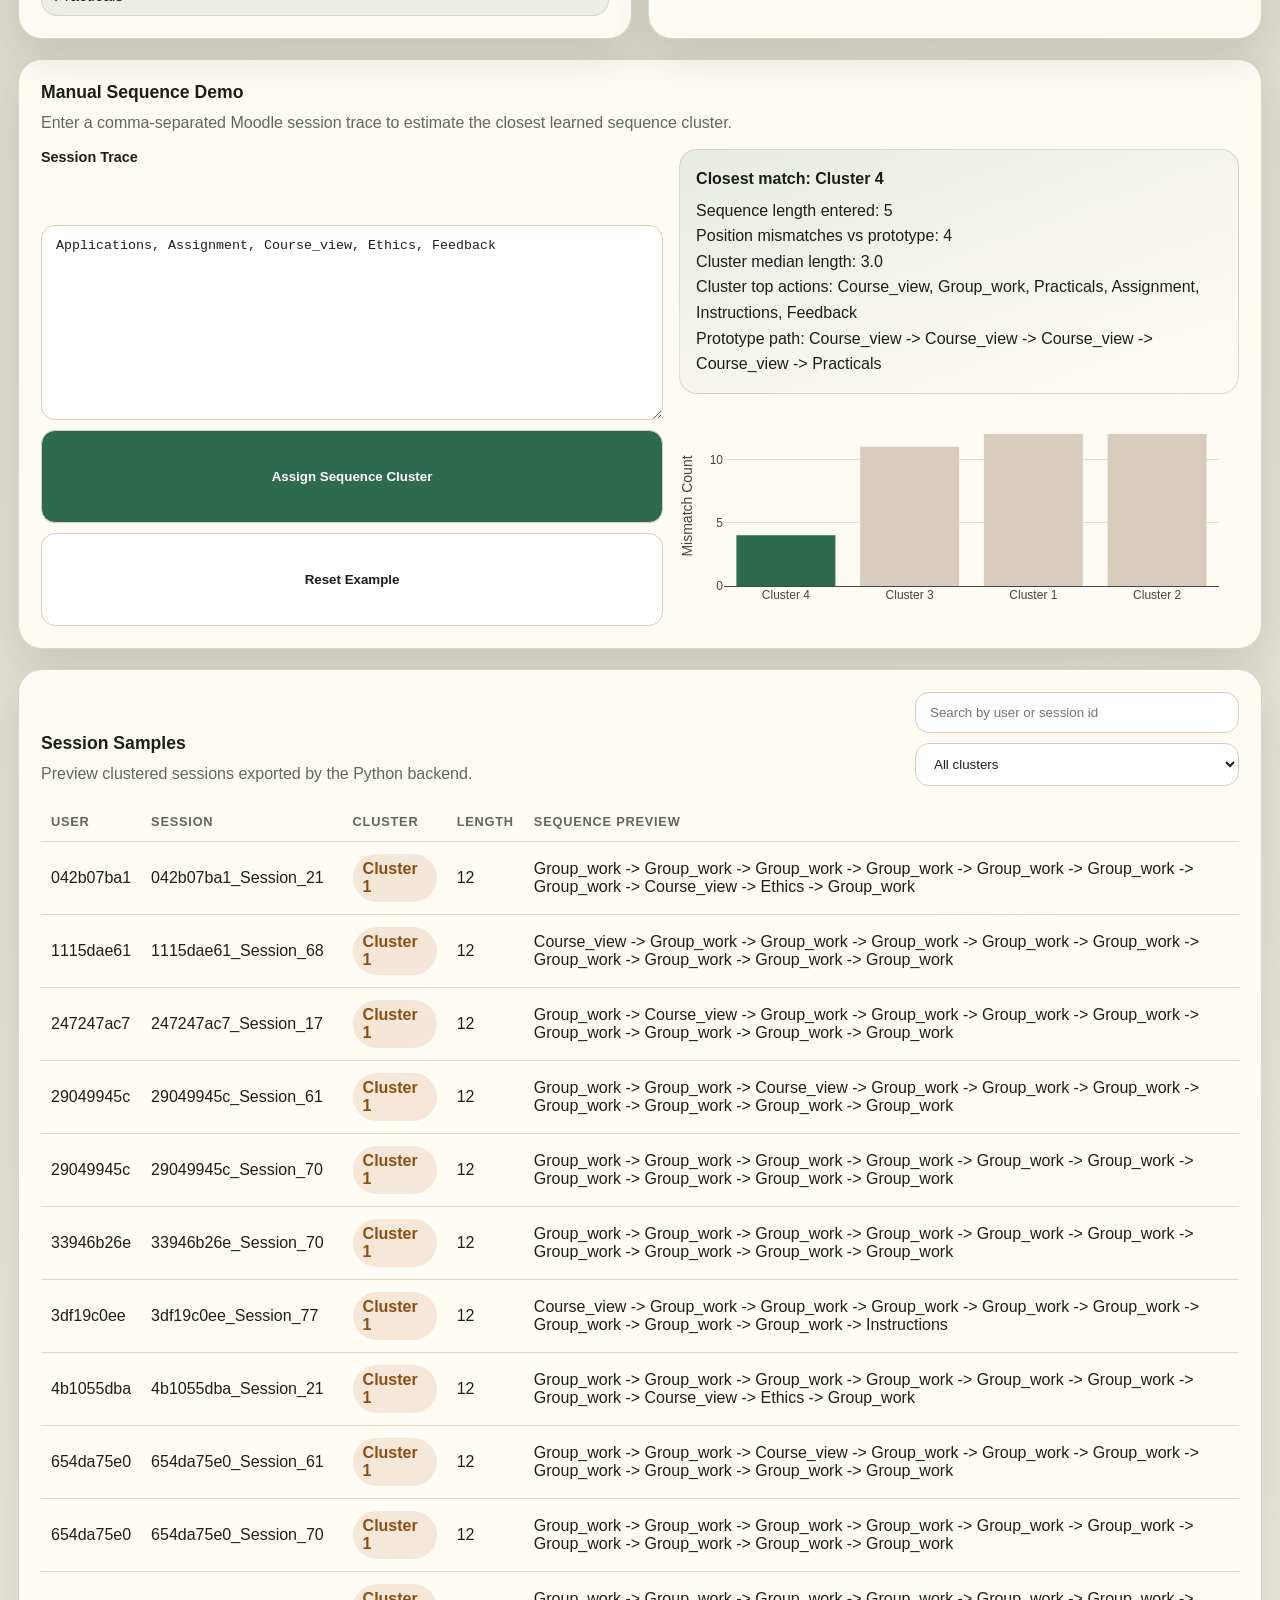
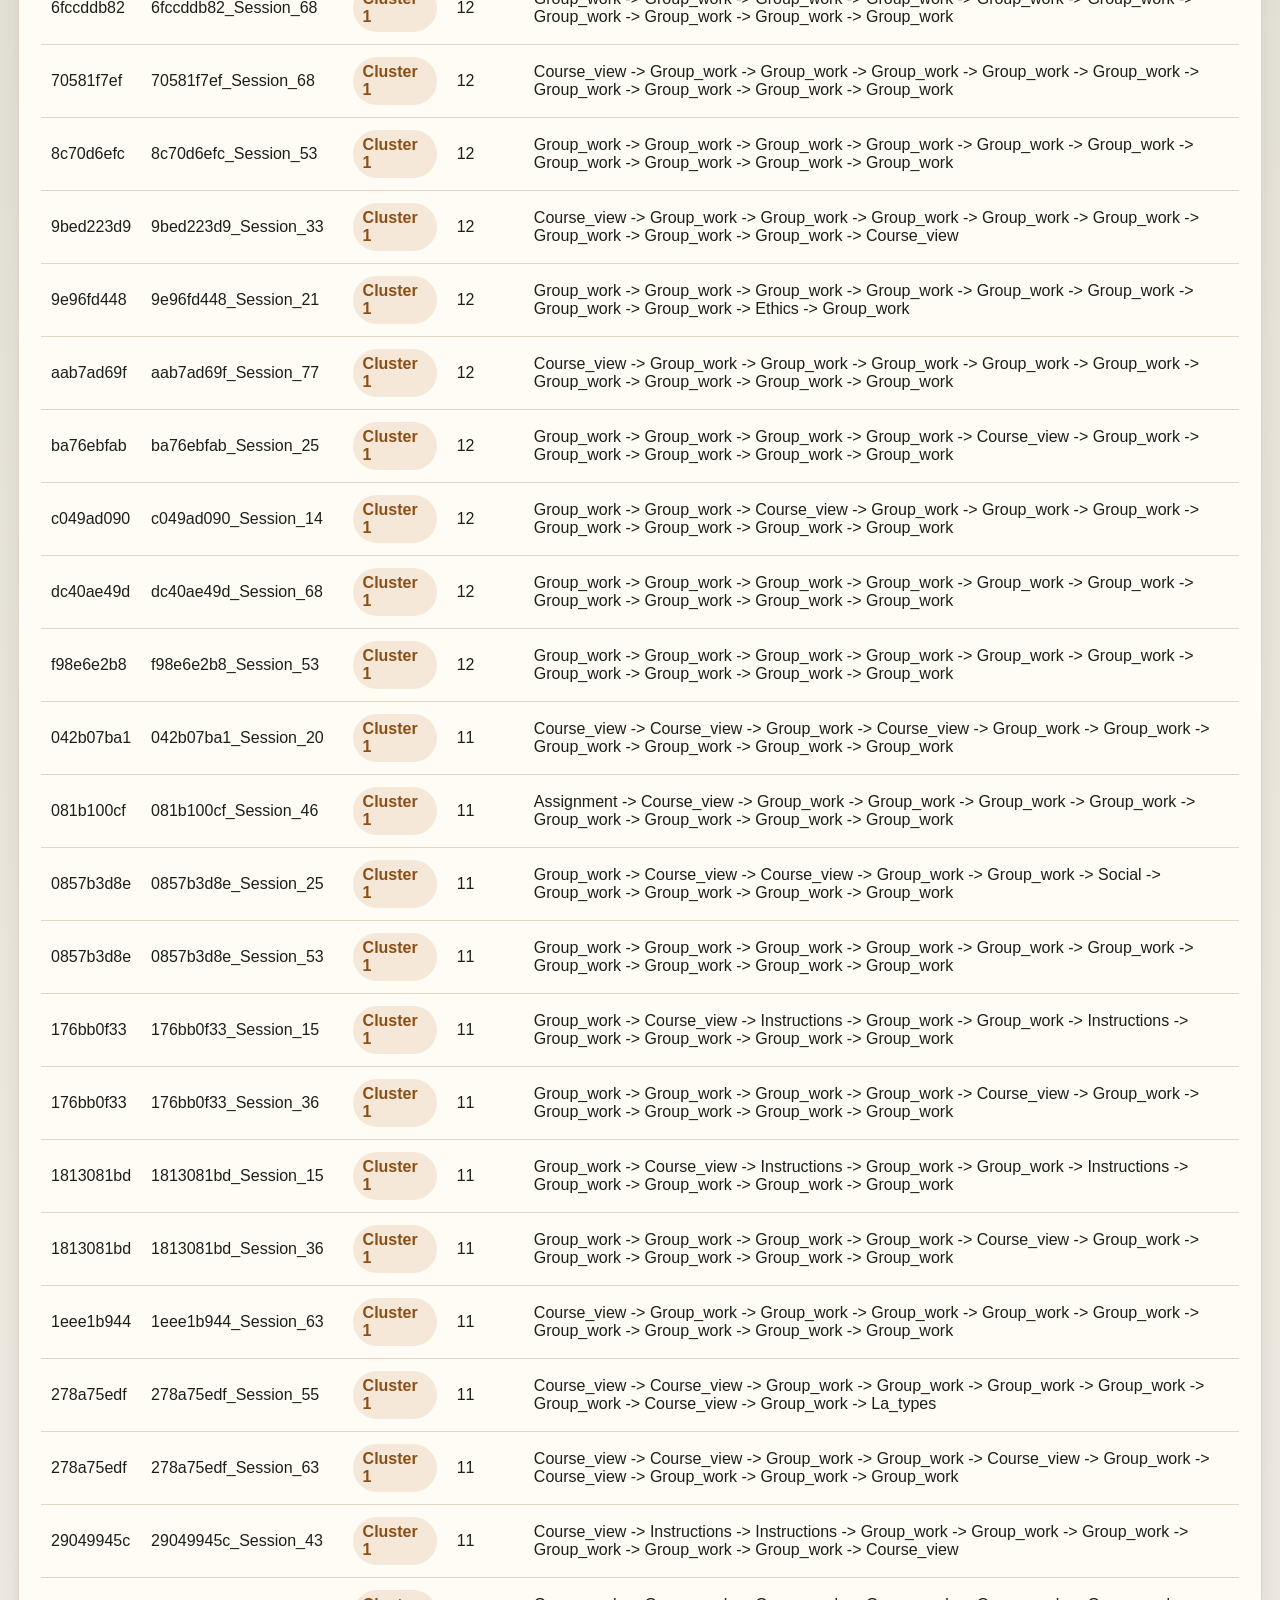
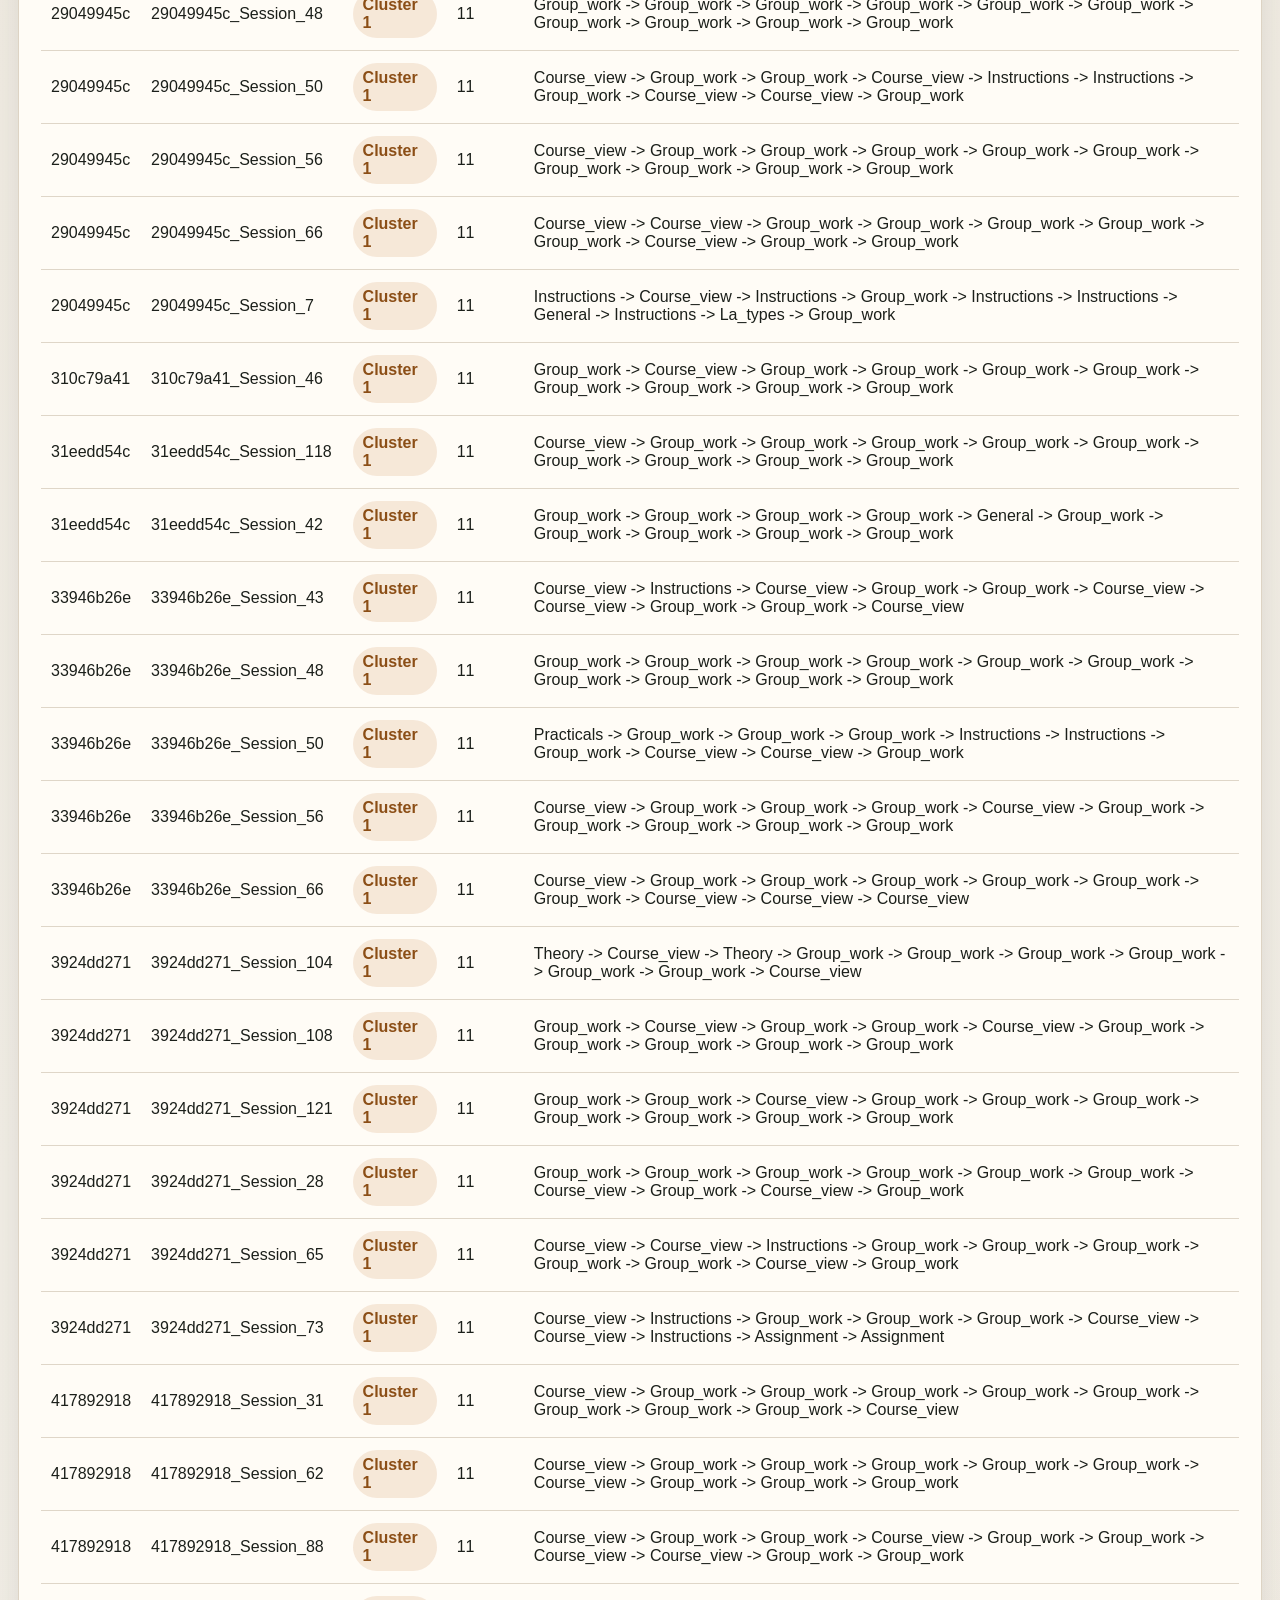
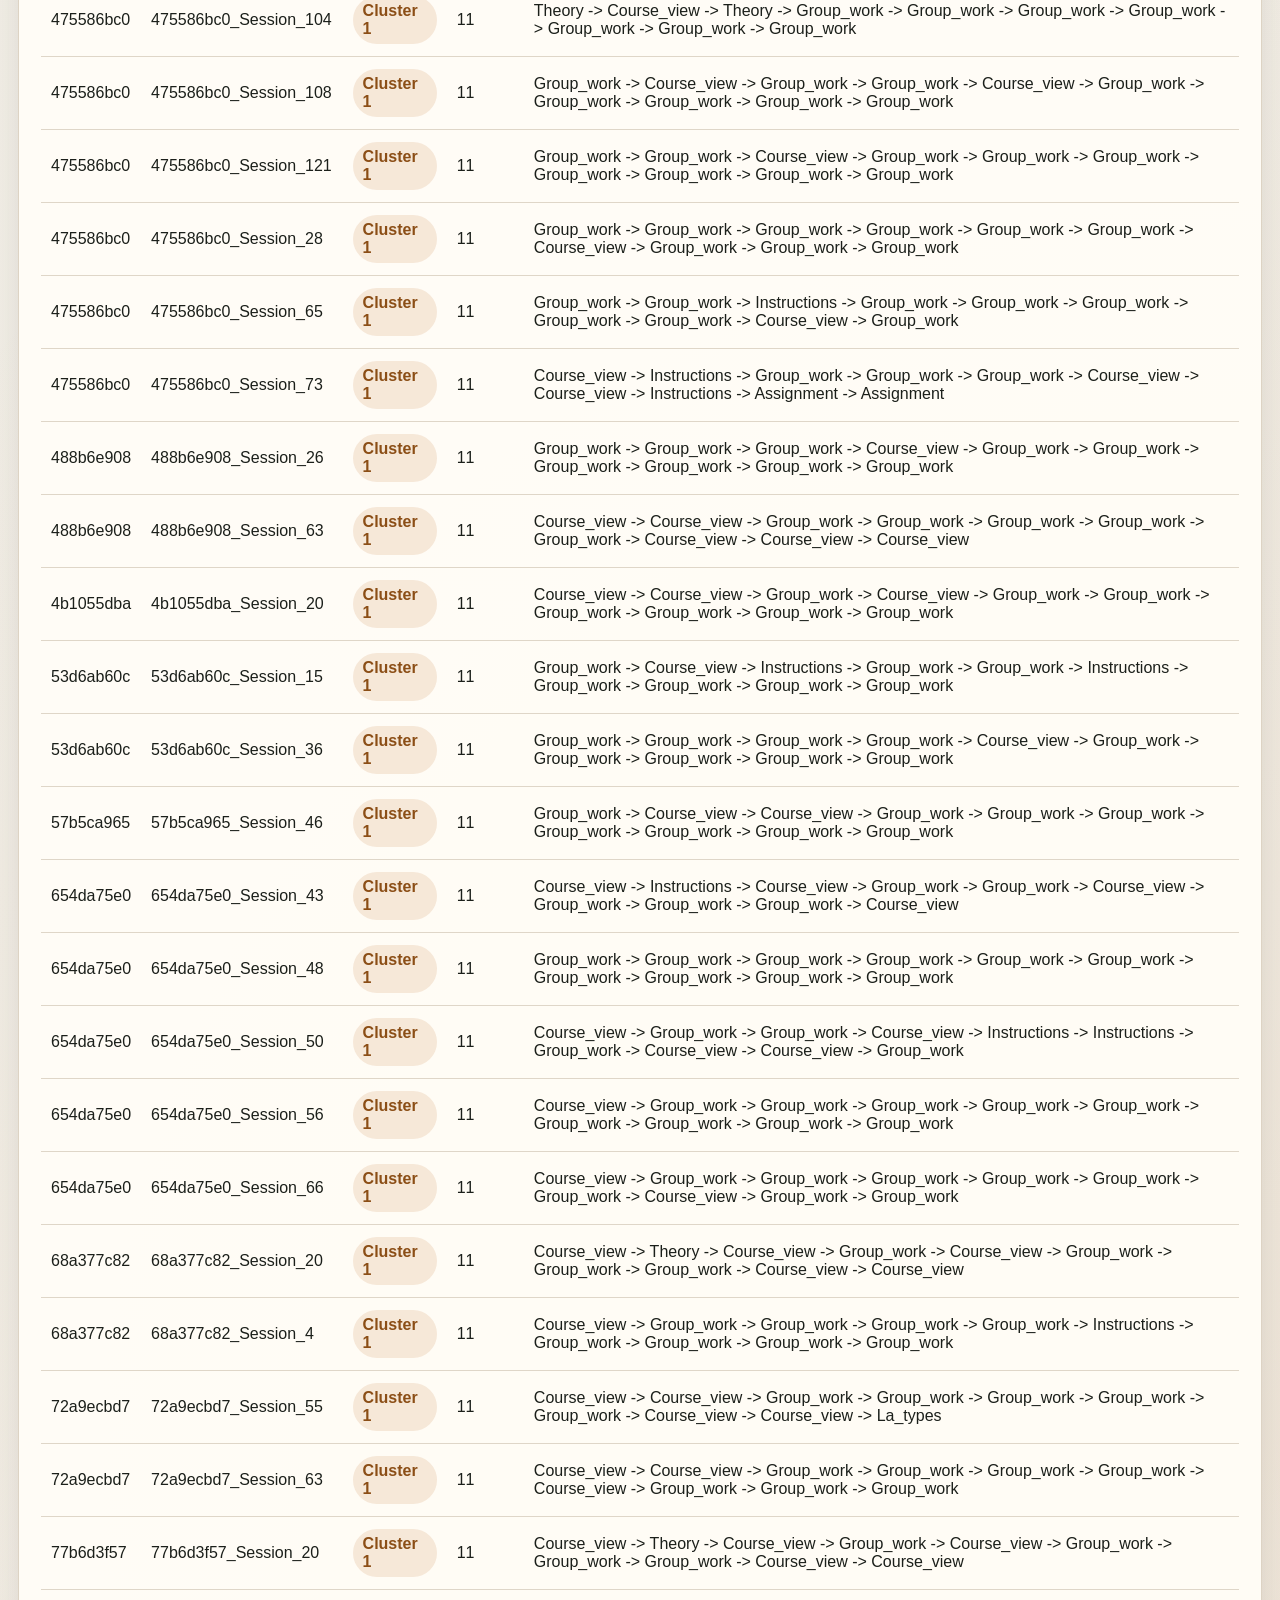
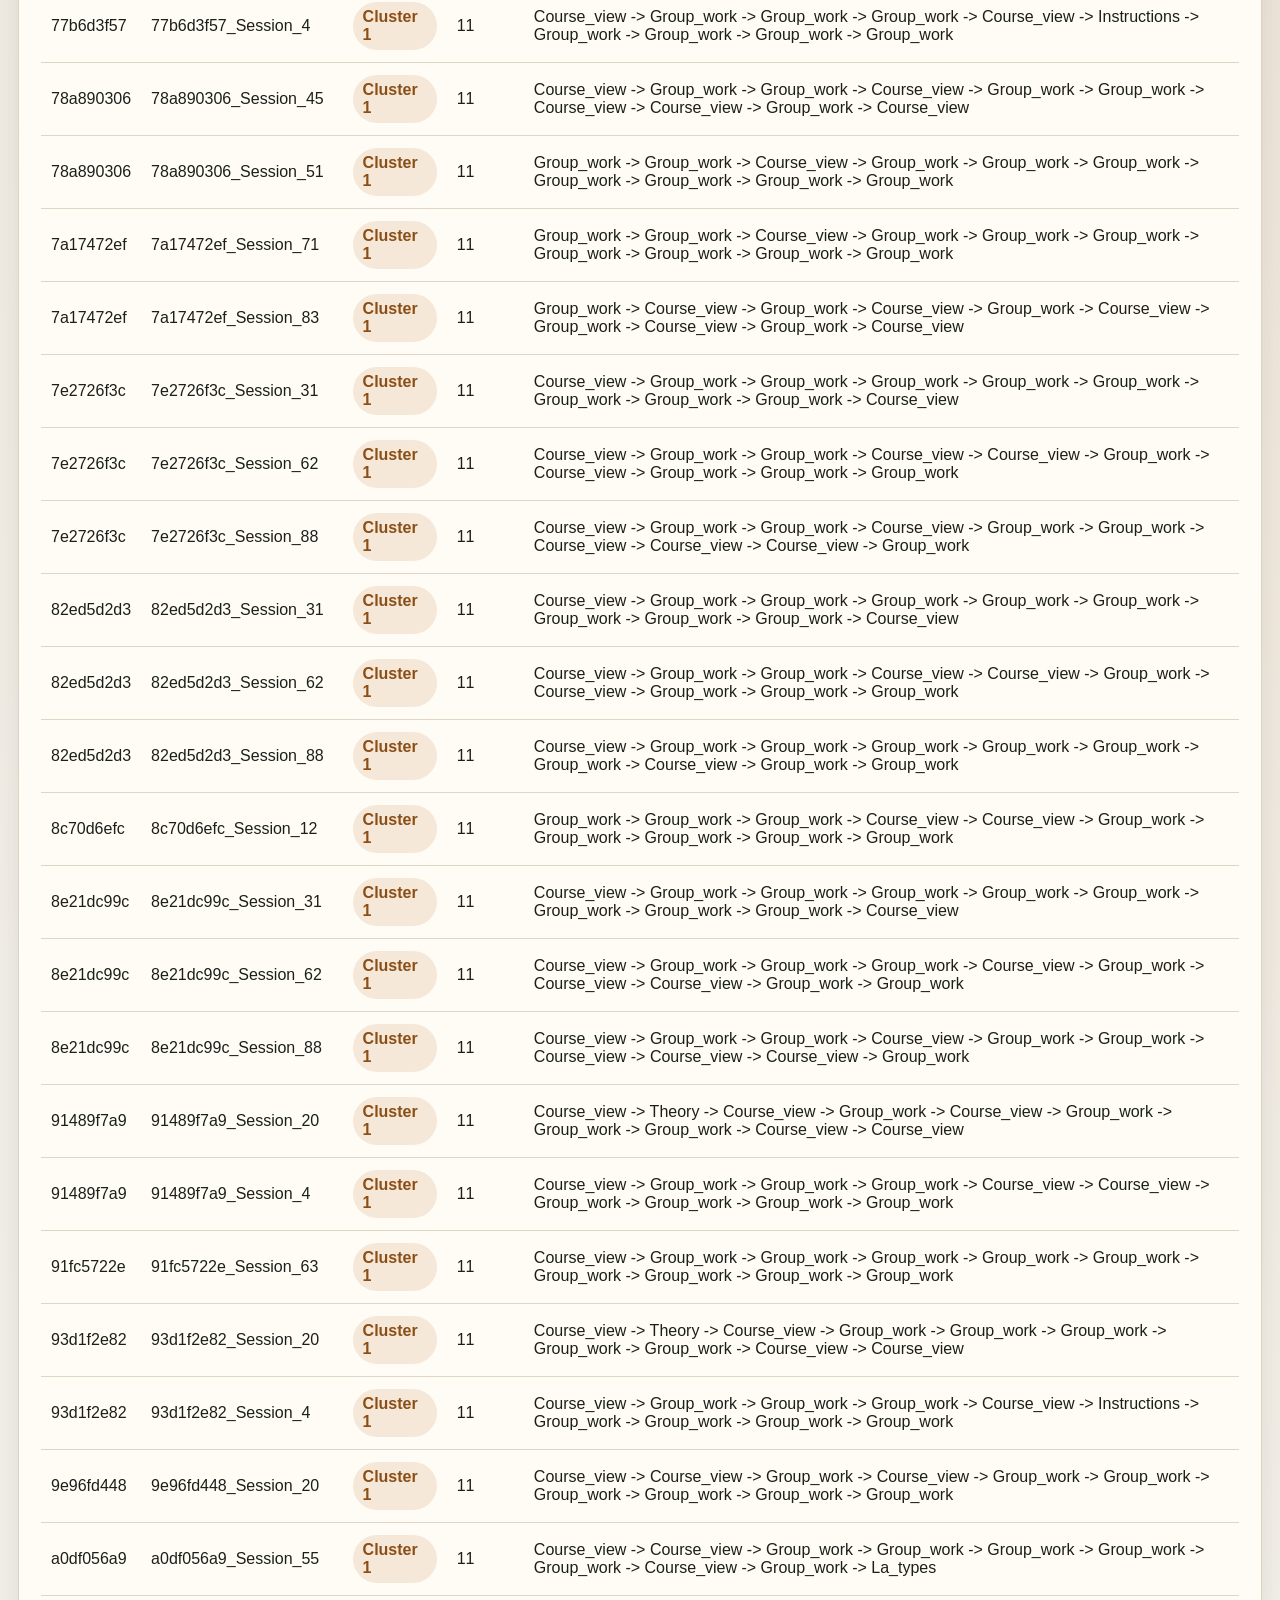
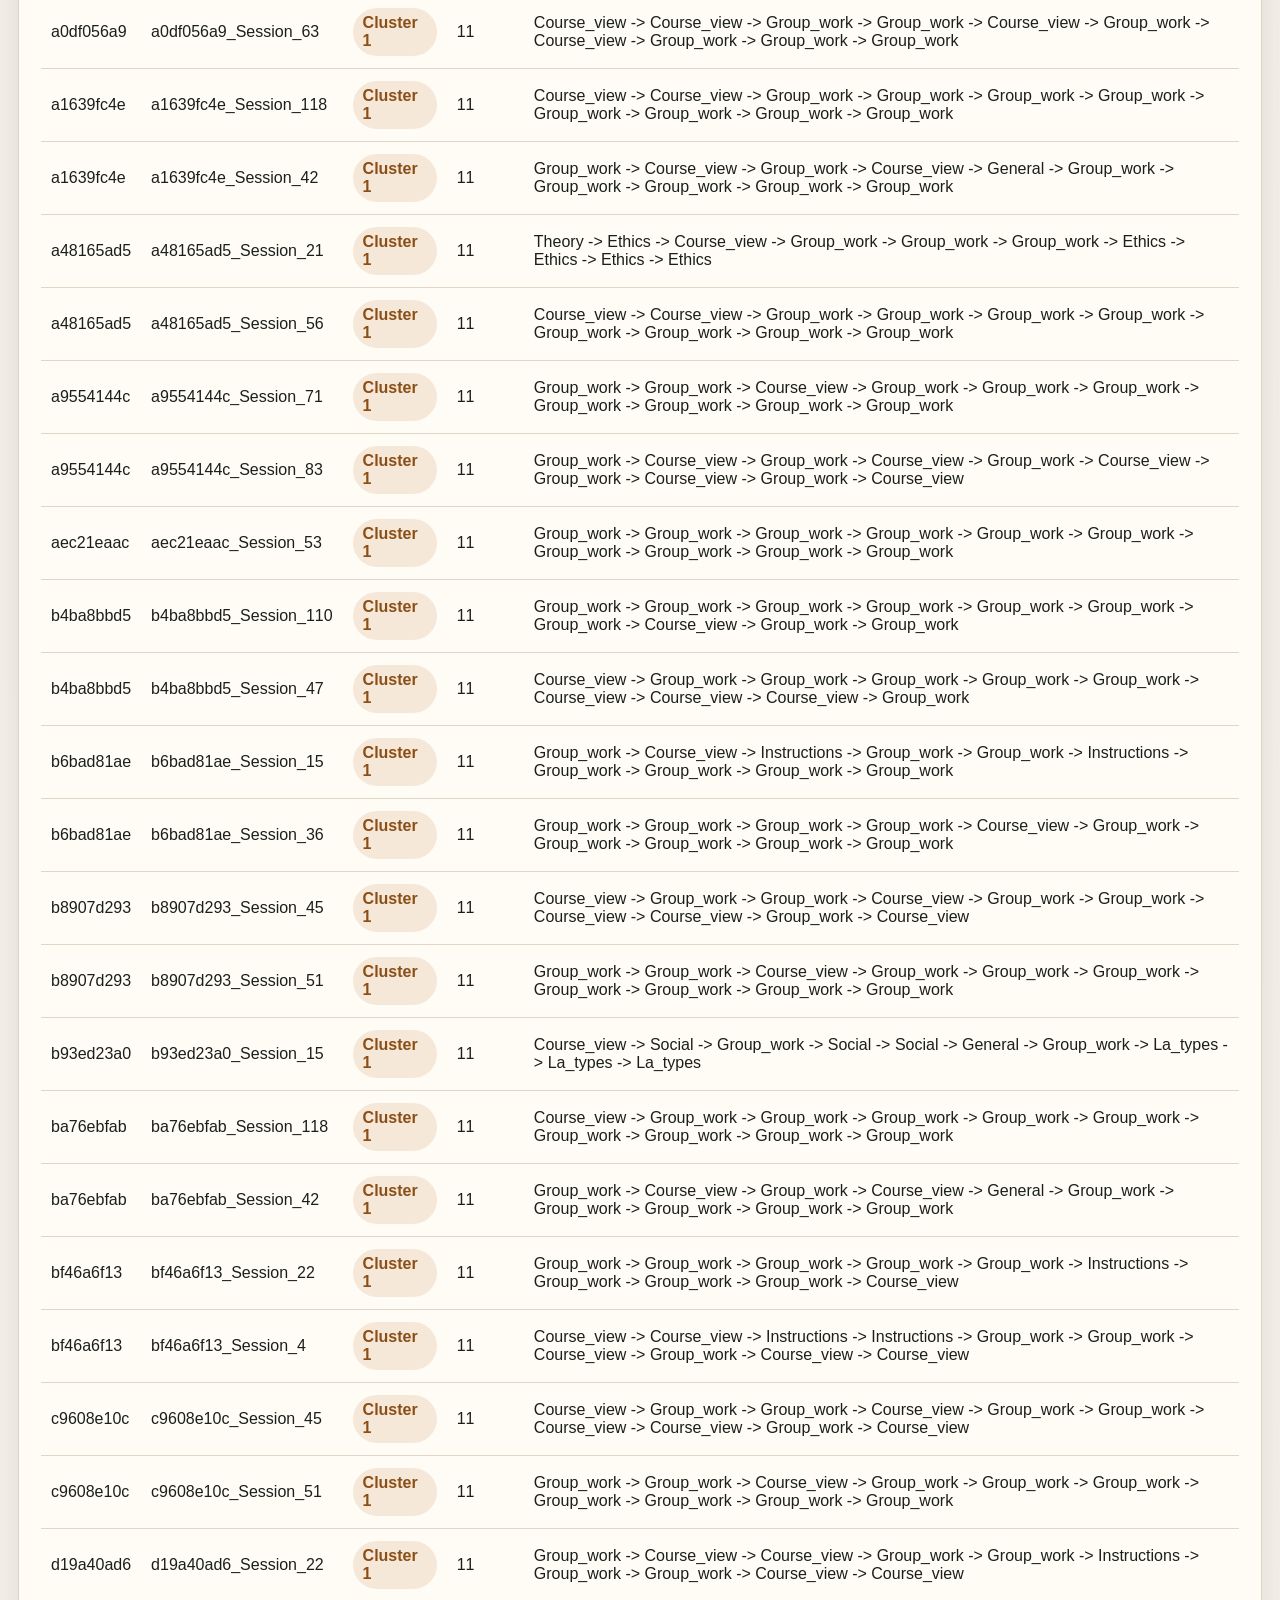
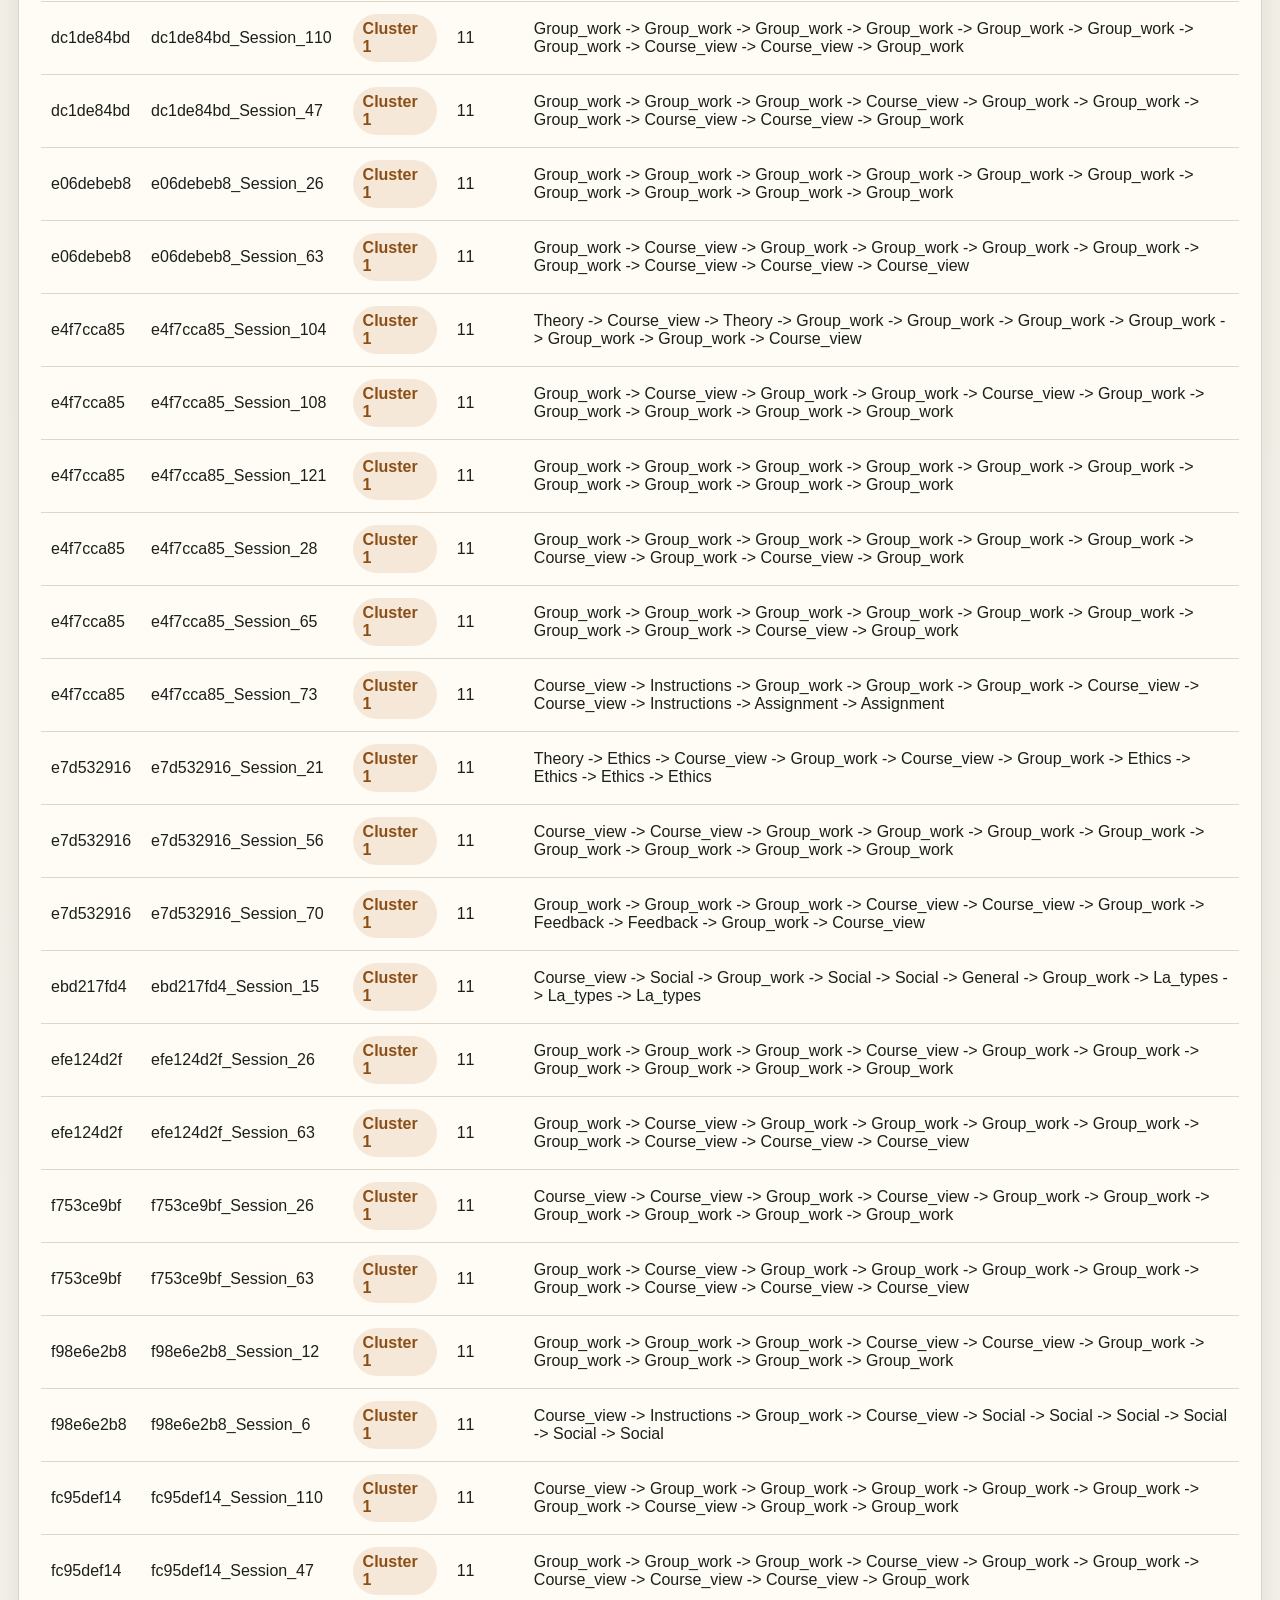
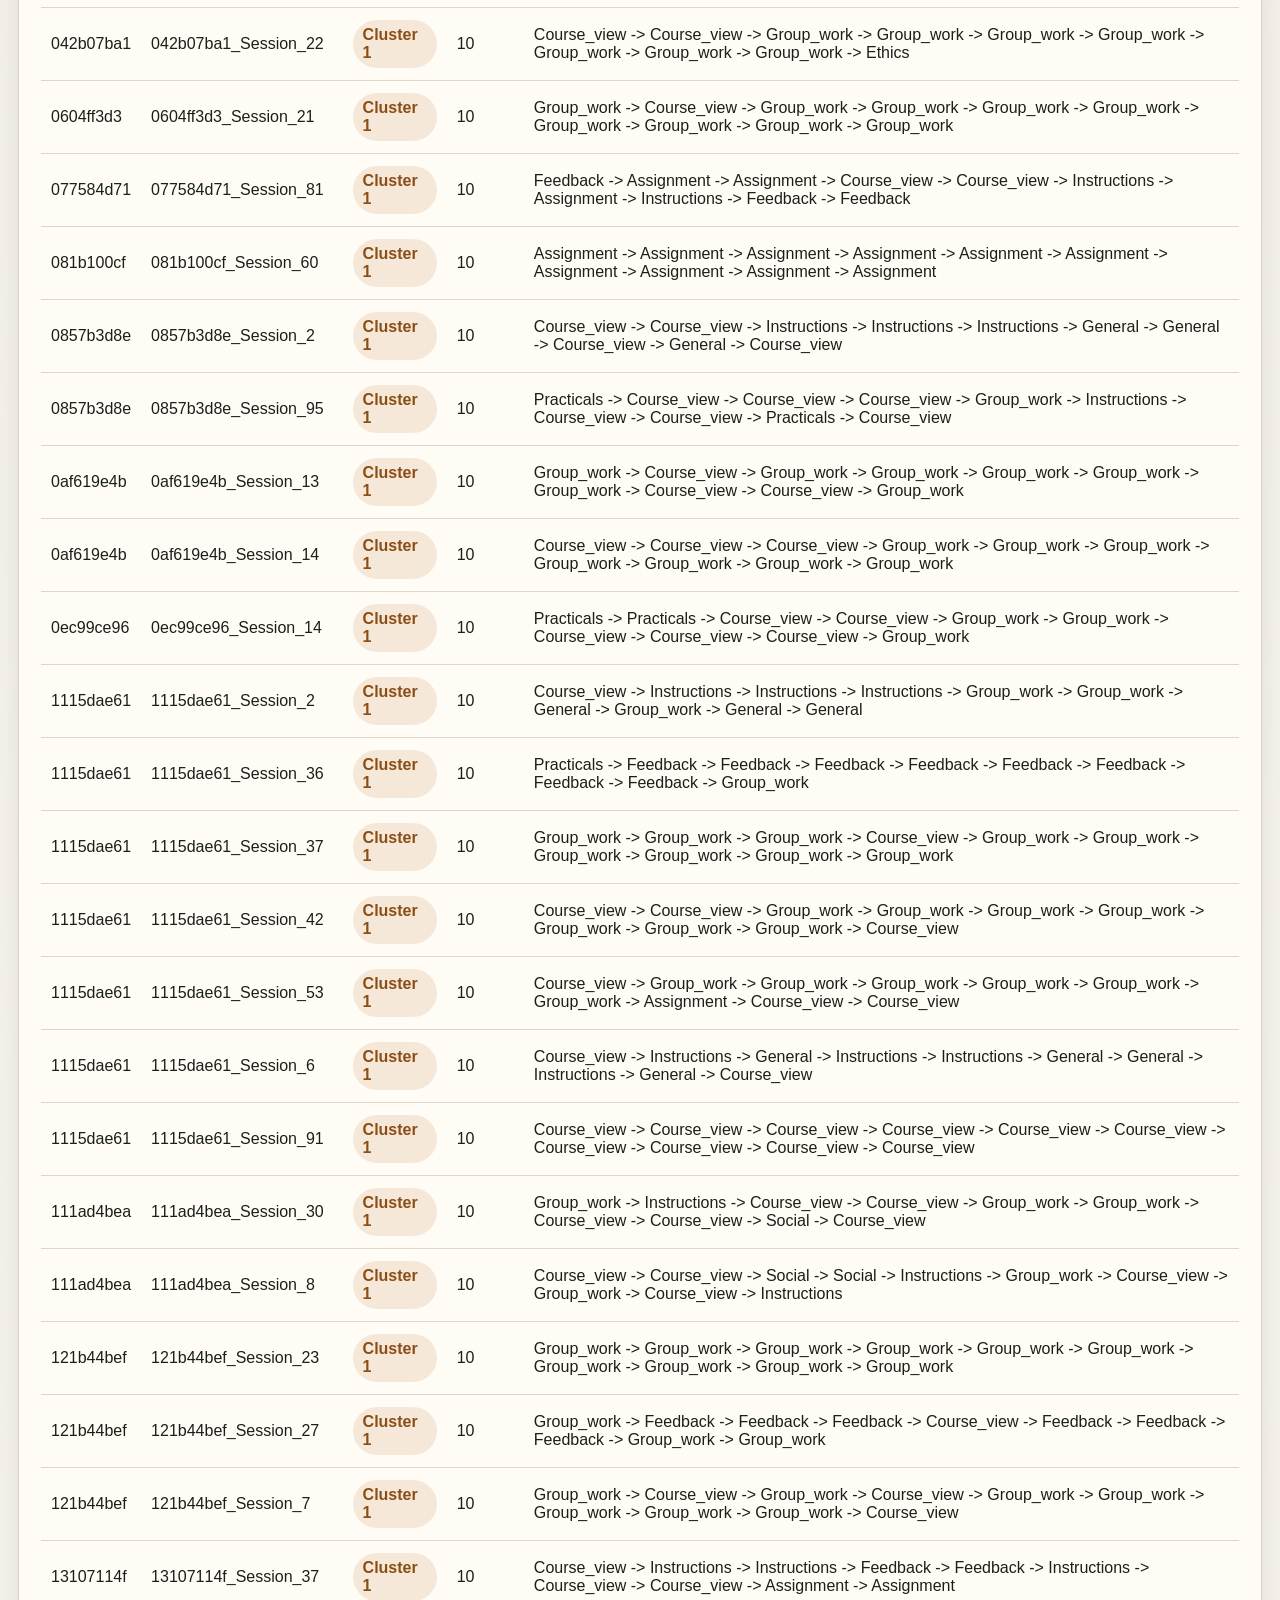
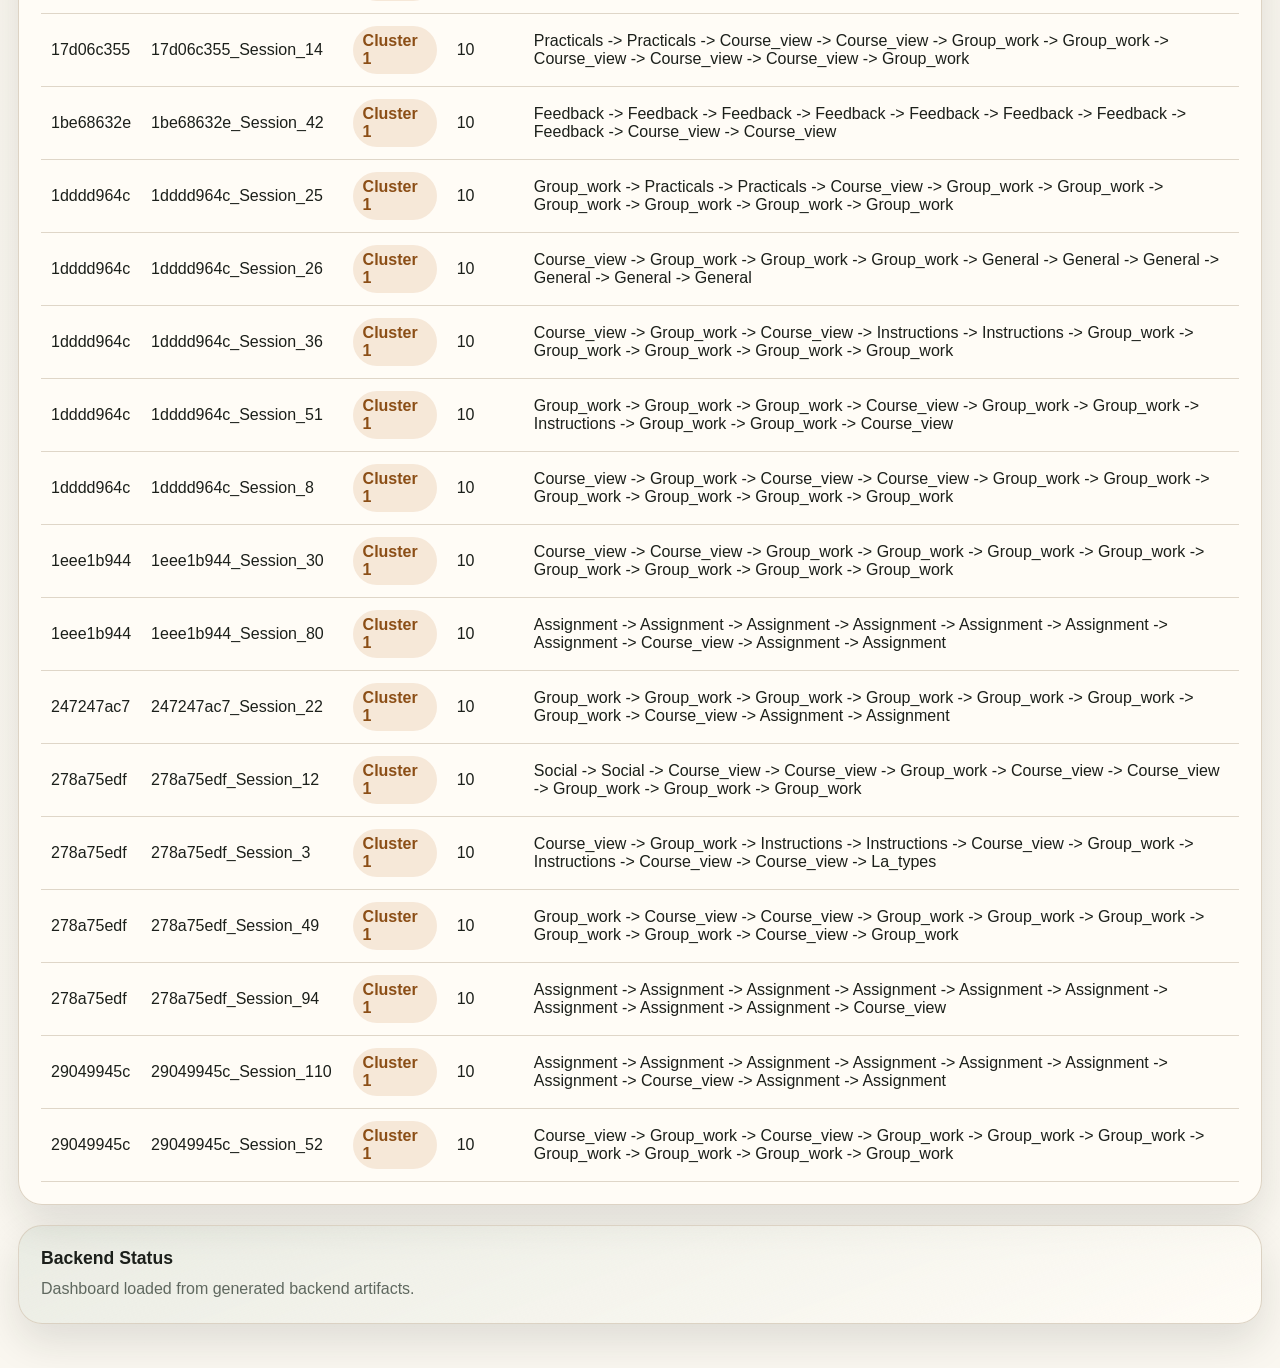
<file: labook-code-main/fyp-ch10-sequence-analysis/frontend/index.html>
<!DOCTYPE html>
<html lang="en">
<head>
    <meta charset="UTF-8">
    <meta name="viewport" content="width=device-width, initial-scale=1.0">
    <title>Learning Session Sequence Studio</title>
    <link rel="stylesheet" href="css/styles.css">
    <script src="https://cdn.plot.ly/plotly-2.35.2.min.js"></script>
</head>
<body>
    <div class="page-shell">
        <header class="hero">
            <div>
                <p class="eyebrow">BSIT Final Year Project</p>
                <h1>Learning Session Sequence Studio</h1>
                <p class="hero-copy">
                    A Python-first Chapter 10 package that discovers patterns in Moodle action sequences,
                    clusters learning sessions, and lets you test a new session path manually.
                </p>
            </div>
            <div class="hero-meta">
                <div class="meta-chip">Backend: Python</div>
                <div class="meta-chip">Model: Sequence Clustering</div>
                <div class="meta-chip" id="generatedAt">Waiting for backend output</div>
            </div>
        </header>

        <main>
            <section class="stats-grid">
                <article class="stat-card">
                    <h2>Total Sessions</h2>
                    <p class="stat-value" id="totalSessions">--</p>
                </article>
                <article class="stat-card accent-card">
                    <h2>Unique Students</h2>
                    <p class="stat-value" id="uniqueStudents">--</p>
                </article>
                <article class="stat-card muted-card">
                    <h2>Distinct Actions</h2>
                    <p class="stat-value" id="distinctActions">--</p>
                </article>
                <article class="stat-card muted-card">
                    <h2>Chosen Clusters</h2>
                    <p class="stat-value" id="chosenClusters">--</p>
                </article>
            </section>

            <section class="panel-grid">
                <article class="panel">
                    <div class="panel-heading">
                        <h2>Cluster Validation</h2>
                        <p>Silhouette trends for candidate sequence-cluster solutions.</p>
                    </div>
                    <div class="chart" id="validationChart"></div>
                </article>

                <article class="panel">
                    <div class="panel-heading">
                        <h2>Cluster Sizes</h2>
                        <p>Session counts in the QMD-aligned four-cluster sequence solution.</p>
                    </div>
                    <div class="chart" id="clusterSizeChart"></div>
                </article>

                <article class="panel">
                    <div class="panel-heading">
                        <h2>Prototype Sequences</h2>
                        <p>Most typical first steps for each session cluster.</p>
                    </div>
                    <div class="prototype-list" id="prototypeList"></div>
                </article>

                <article class="panel">
                    <div class="panel-heading">
                        <h2>Action Catalogue</h2>
                        <p>Use these exact action names when testing a manual sequence.</p>
                    </div>
                    <div class="catalogue" id="actionCatalogue"></div>
                </article>
            </section>

            <section class="panel manual-panel">
                <div class="panel-heading">
                    <h2>Manual Sequence Demo</h2>
                    <p>Enter a comma-separated Moodle session trace to estimate the closest learned sequence cluster.</p>
                </div>
                <div class="manual-layout">
                    <form id="manualForm" class="input-grid">
                        <label for="manualSequence">Session Trace</label>
                        <textarea id="manualSequence" rows="8" spellcheck="false"></textarea>
                        <button type="submit">Assign Sequence Cluster</button>
                        <button type="button" class="secondary" id="resetSequence">Reset Example</button>
                    </form>
                    <div class="manual-output">
                        <div class="result-card" id="manualSummary">Awaiting manual sequence input.</div>
                        <div class="chart compact-chart" id="manualDistanceChart"></div>
                    </div>
                </div>
            </section>

            <section class="panel wide-panel">
                <div class="panel-heading with-controls">
                    <div>
                        <h2>Session Samples</h2>
                        <p>Preview clustered sessions exported by the Python backend.</p>
                    </div>
                    <div class="table-controls">
                        <input id="sessionSearch" type="search" placeholder="Search by user or session id">
                        <select id="clusterFilter">
                            <option value="all">All clusters</option>
                        </select>
                    </div>
                </div>
                <div class="table-wrapper">
                    <table>
                        <thead>
                            <tr>
                                <th>User</th>
                                <th>Session</th>
                                <th>Cluster</th>
                                <th>Length</th>
                                <th>Sequence Preview</th>
                            </tr>
                        </thead>
                        <tbody id="sampleTableBody"></tbody>
                    </table>
                </div>
            </section>

            <section class="panel status-panel">
                <h2>Backend Status</h2>
                <p id="statusMessage">Loading dashboard data...</p>
            </section>
        </main>
    </div>

    <script src="js/app.js"></script>
</body>
</html>
</file>
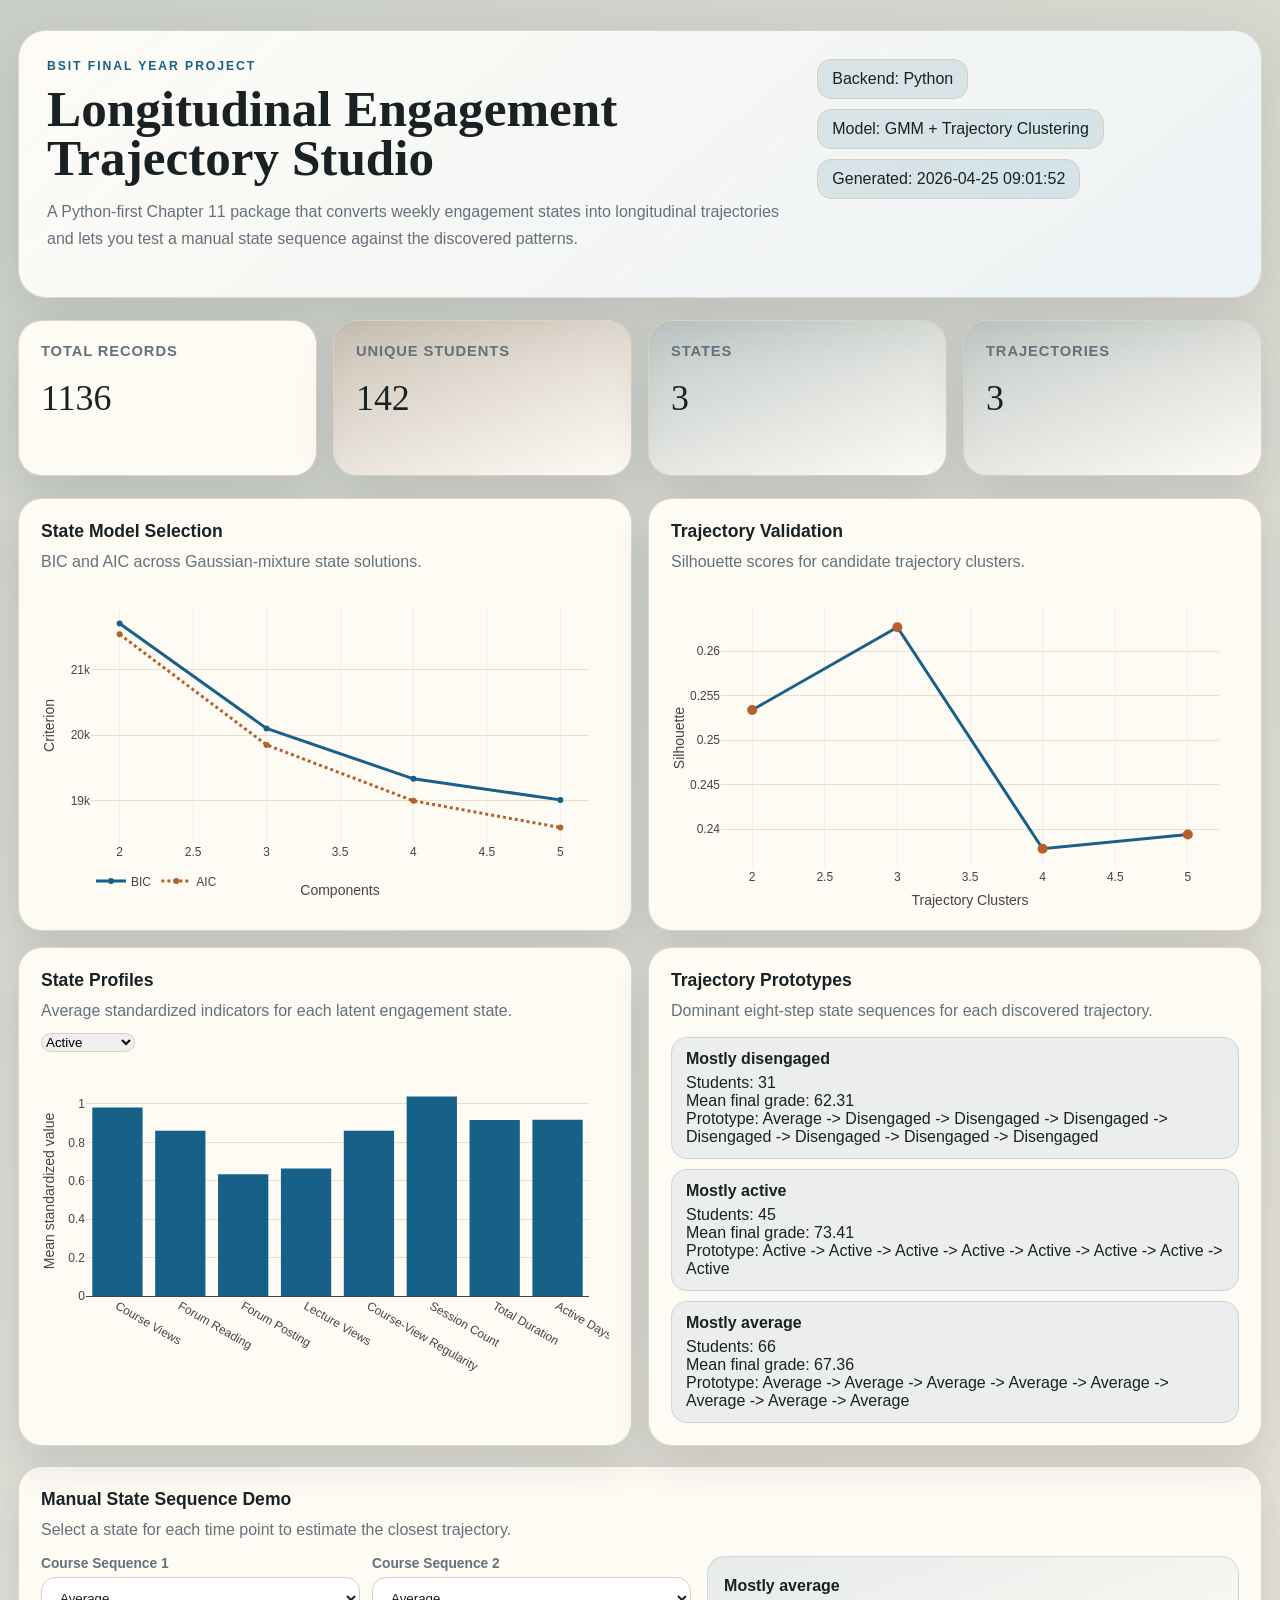
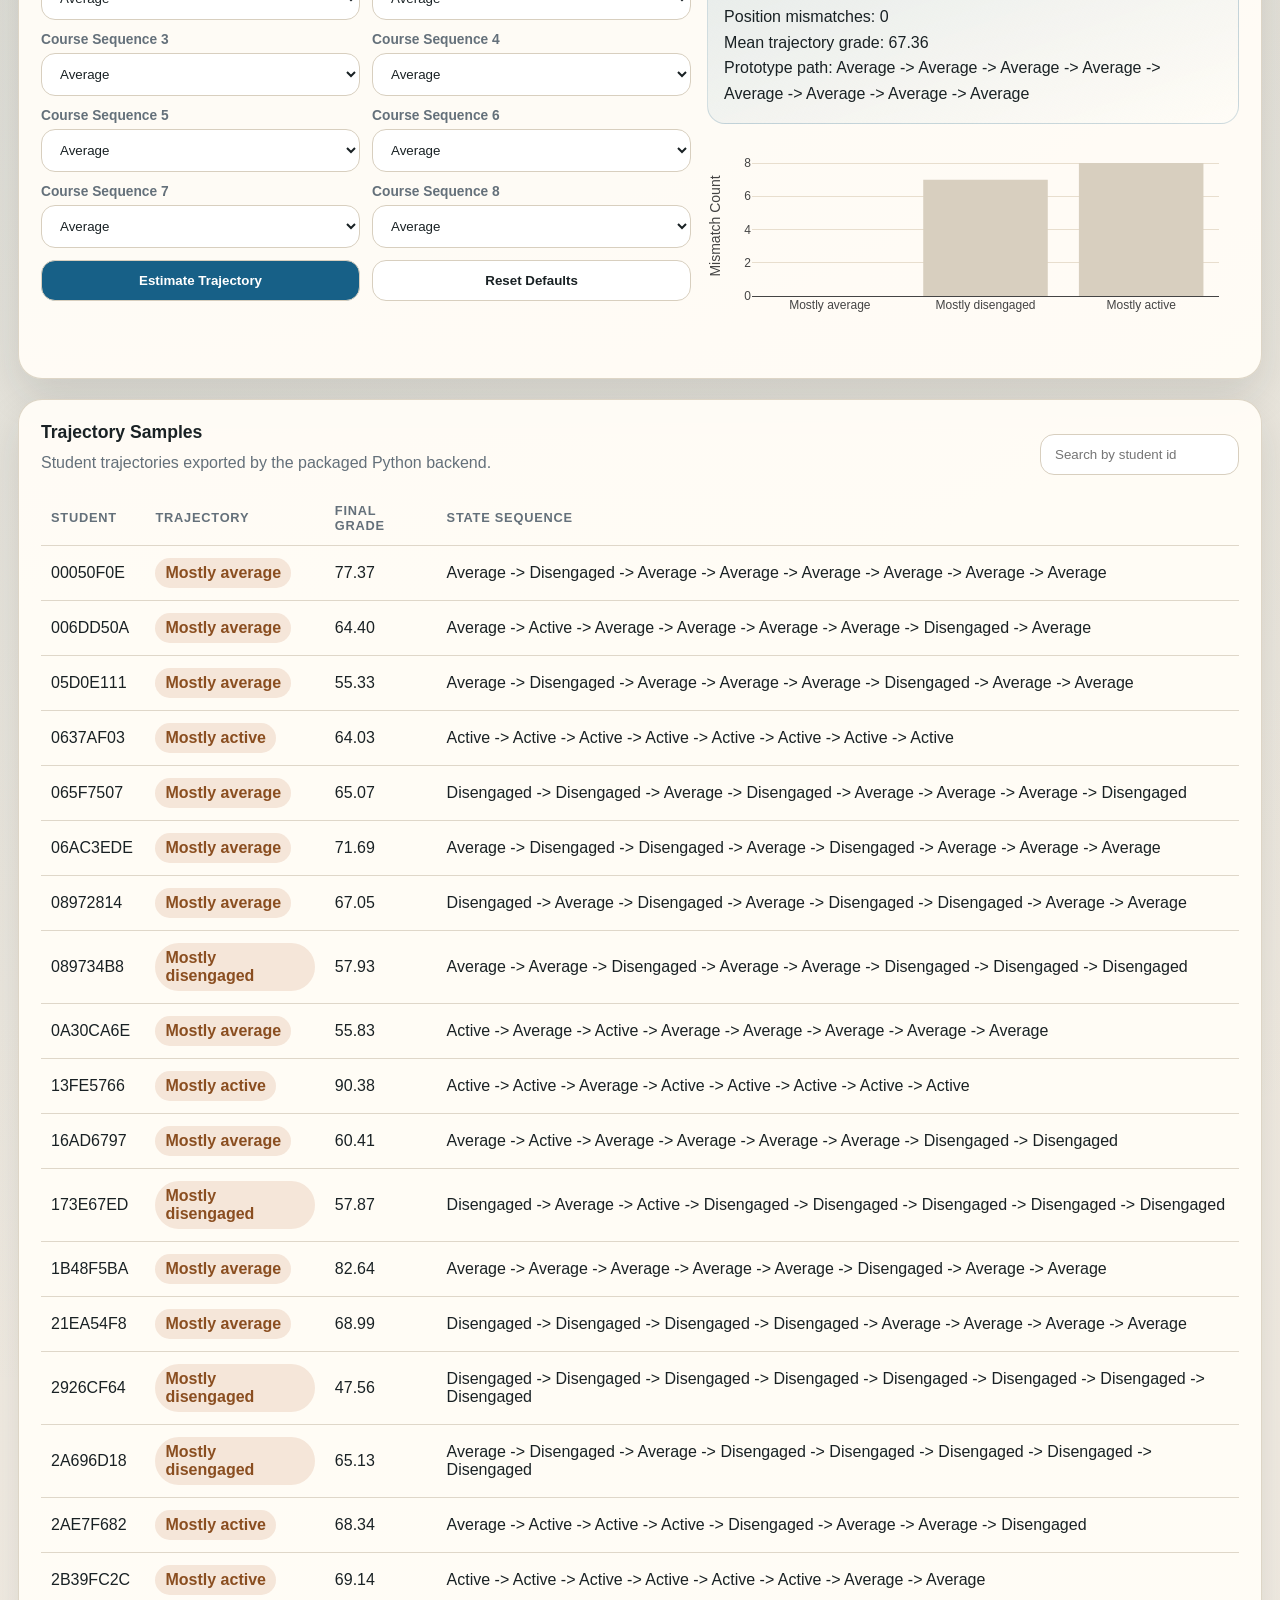
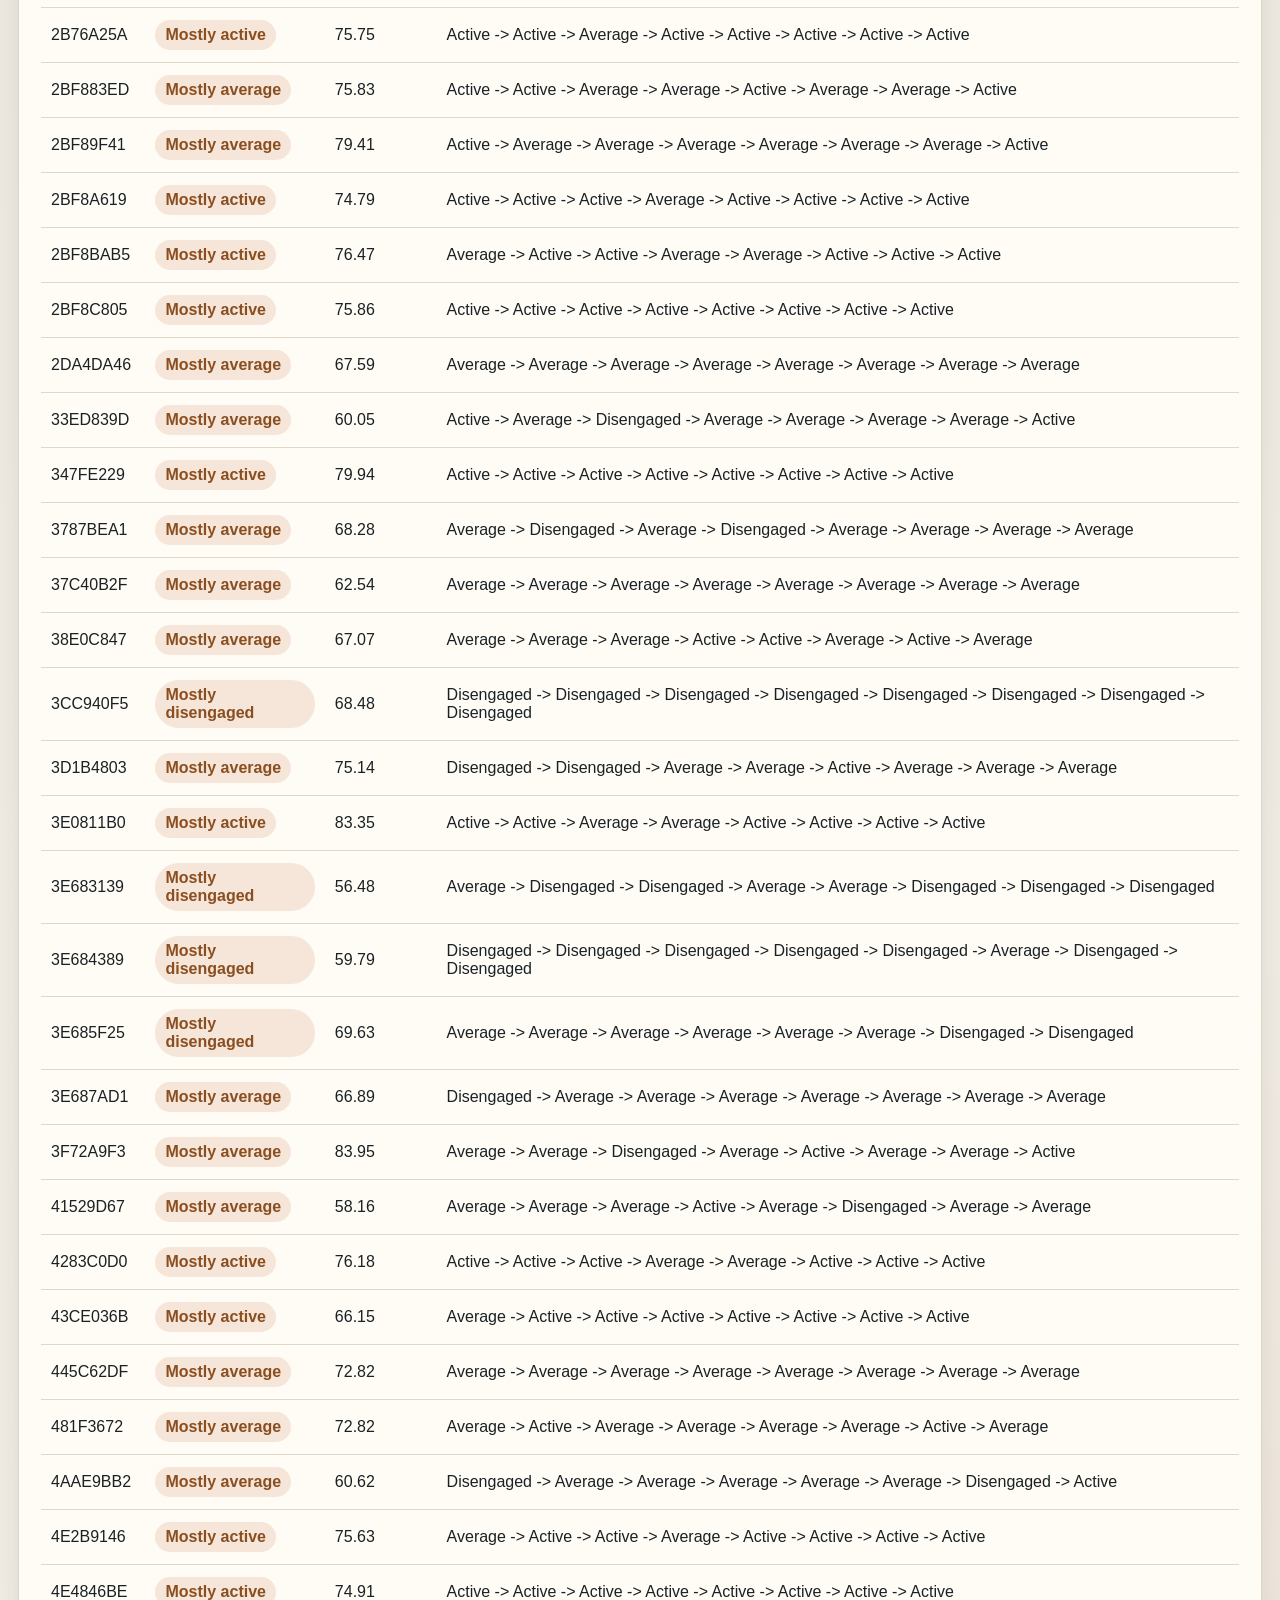
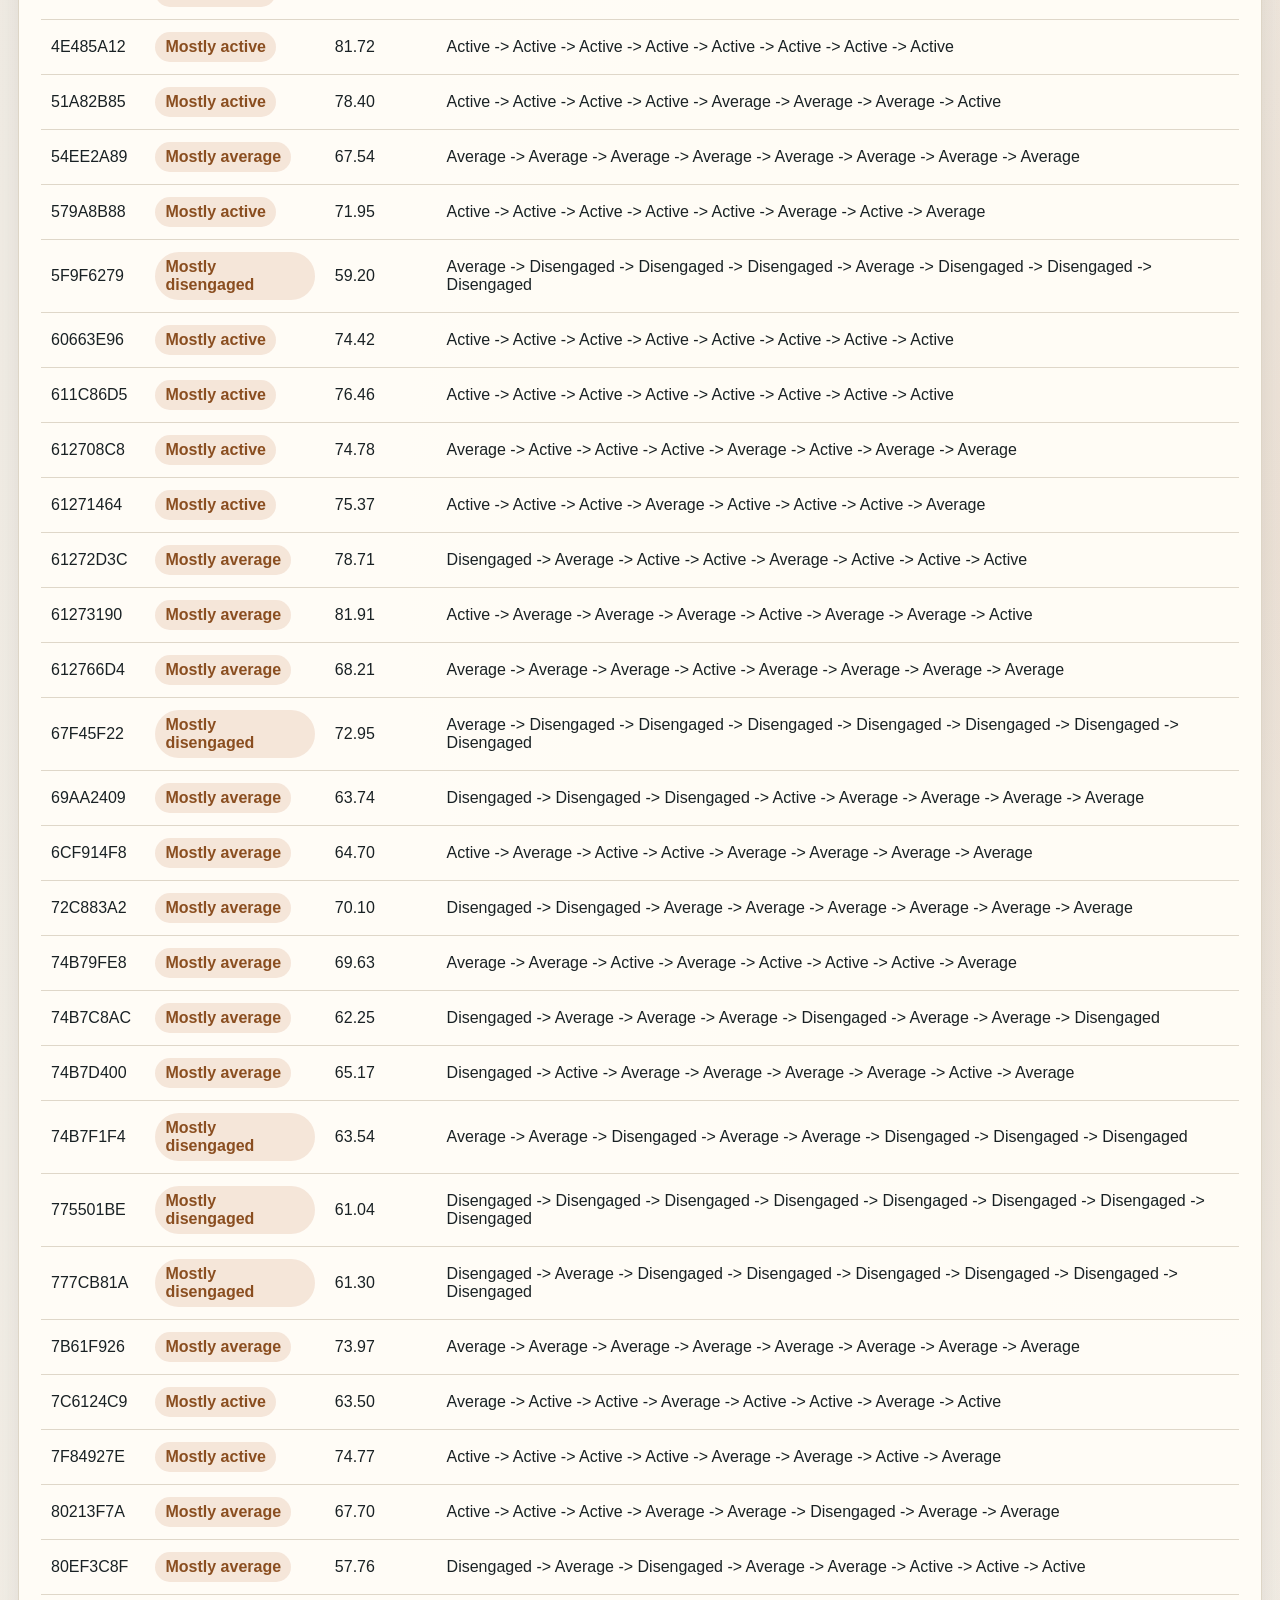
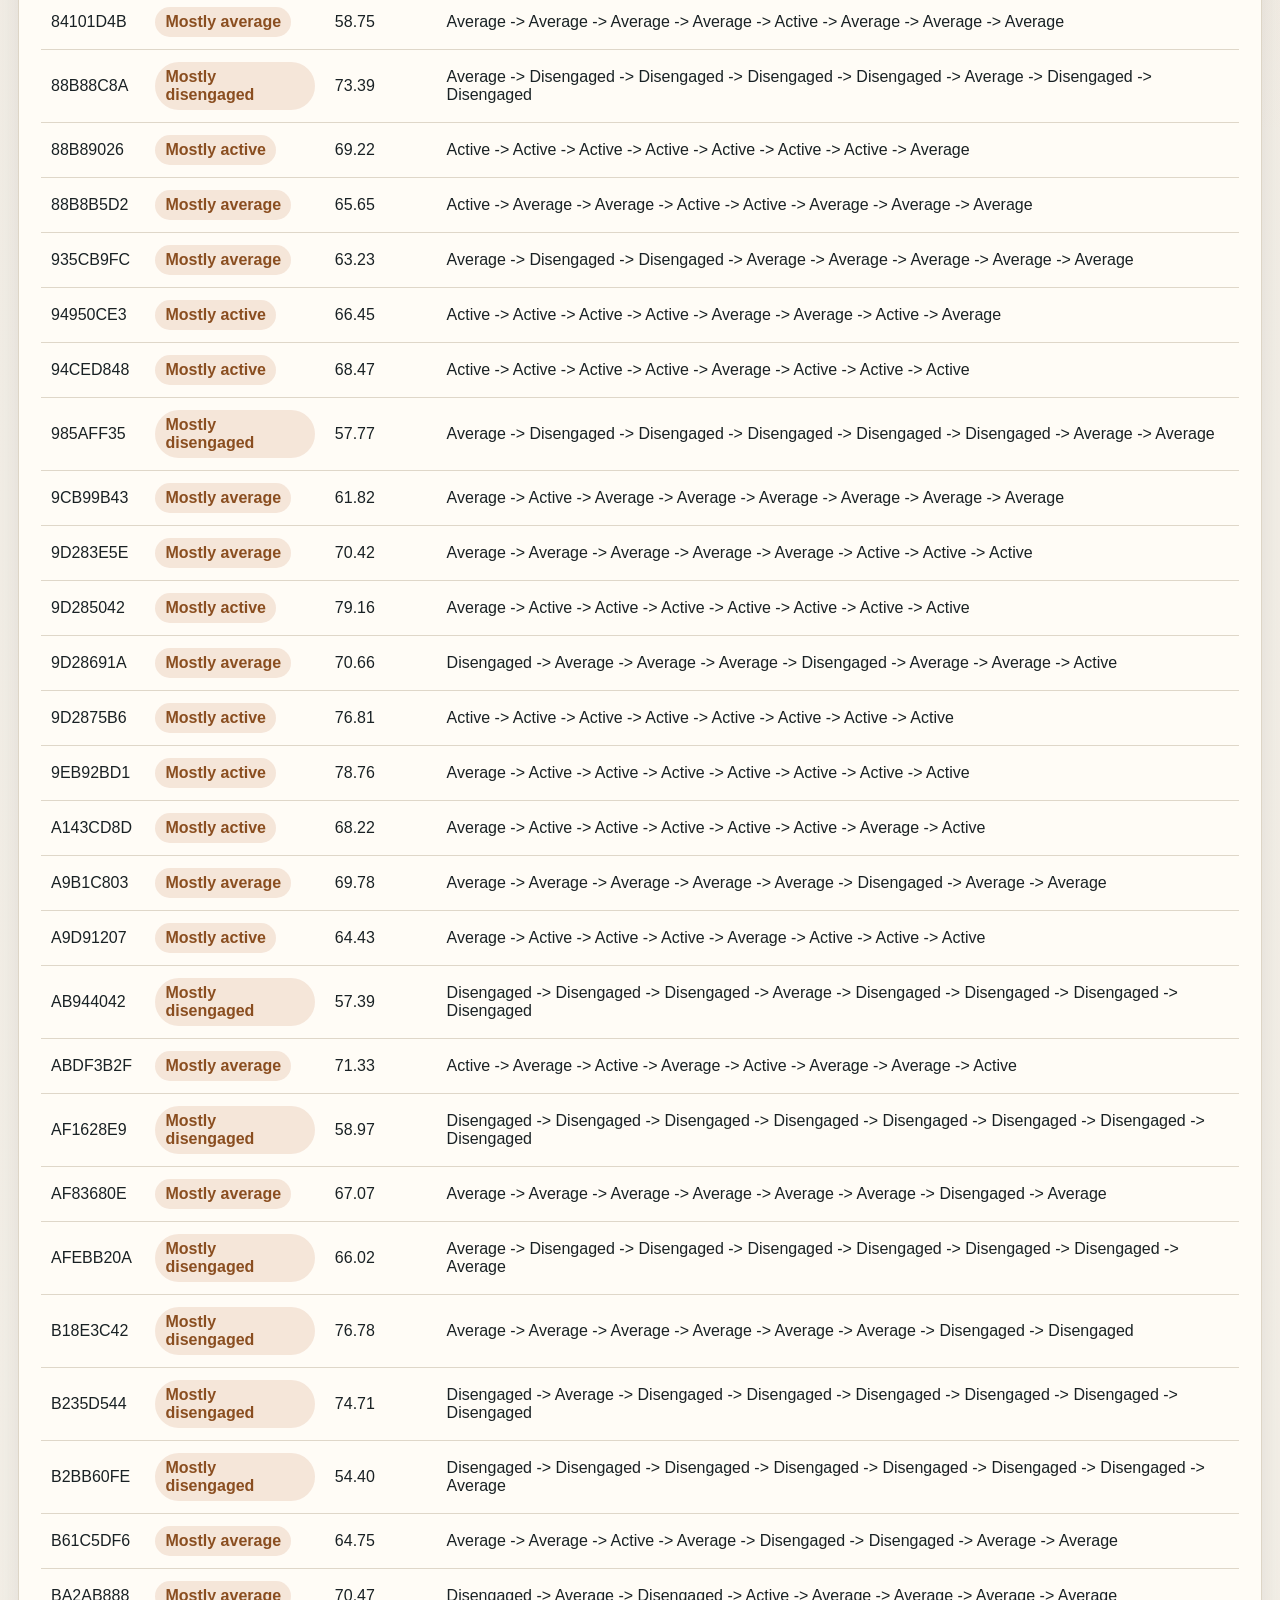
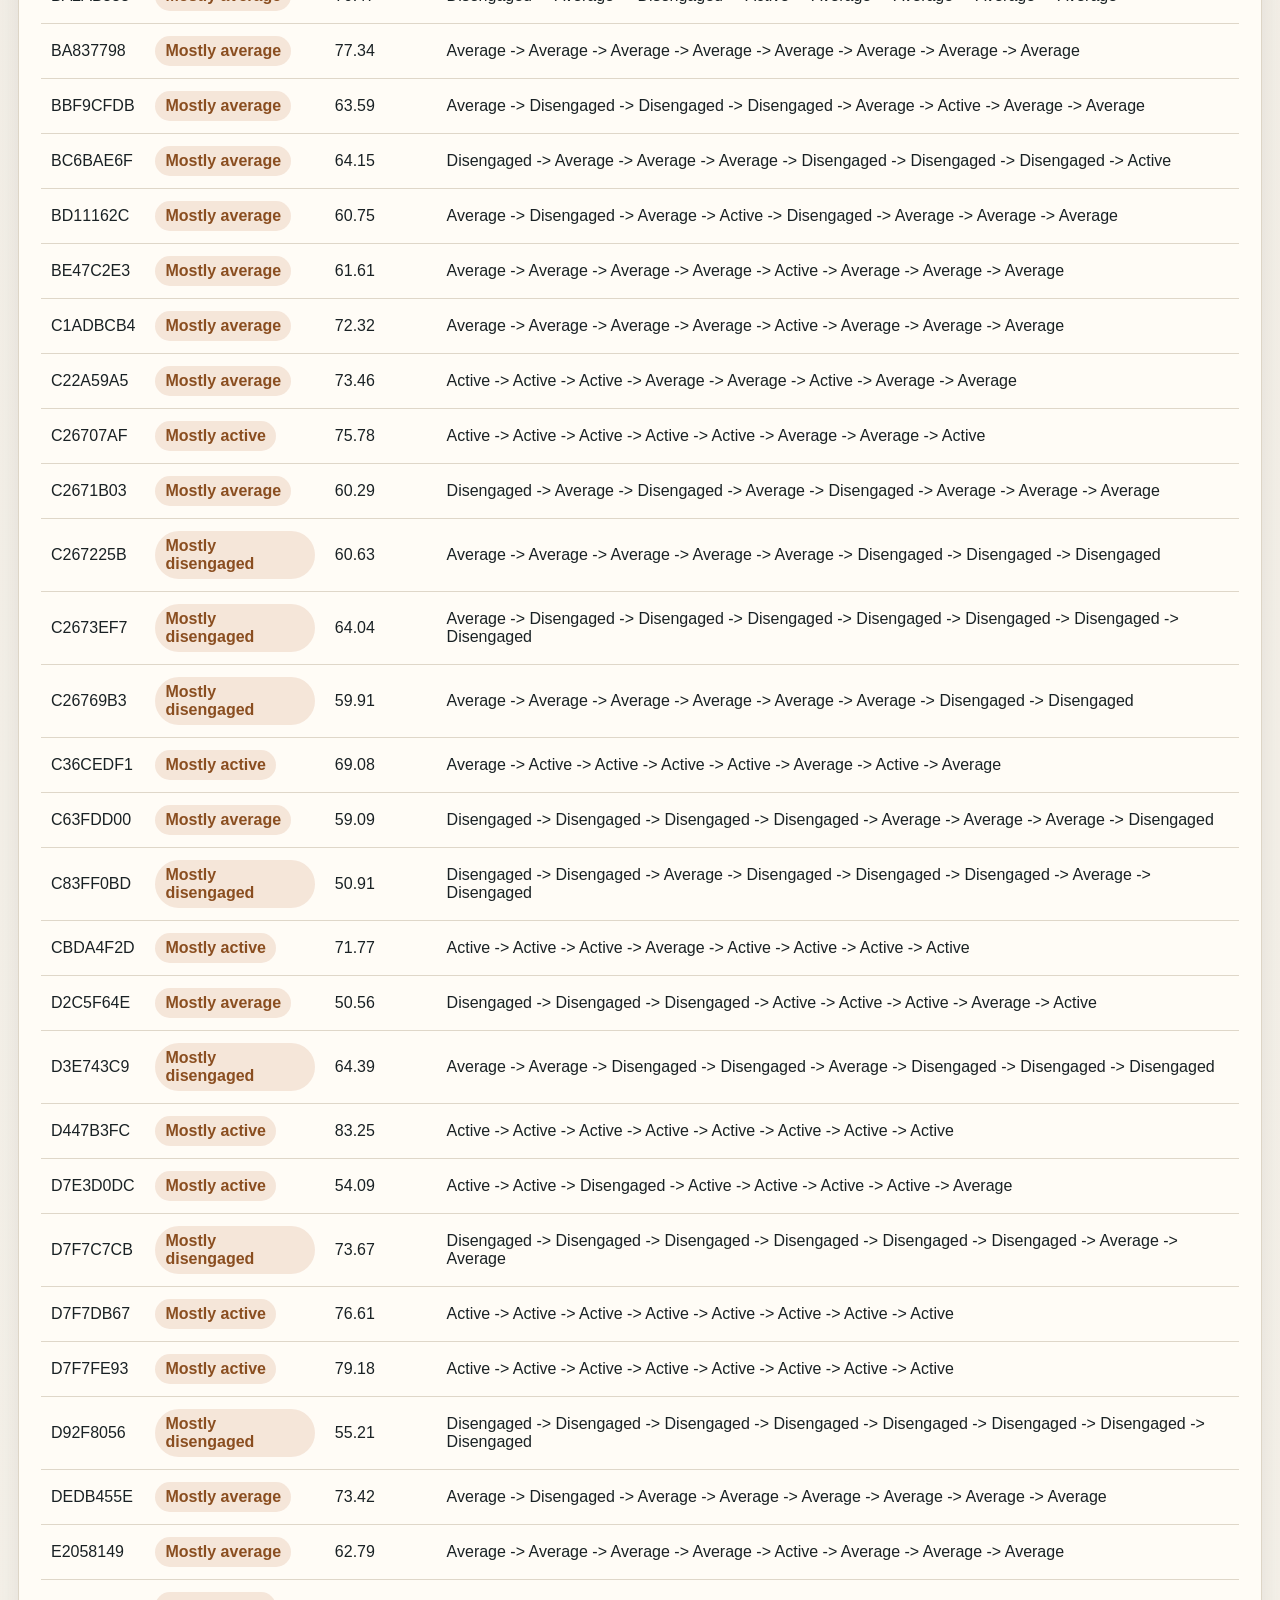
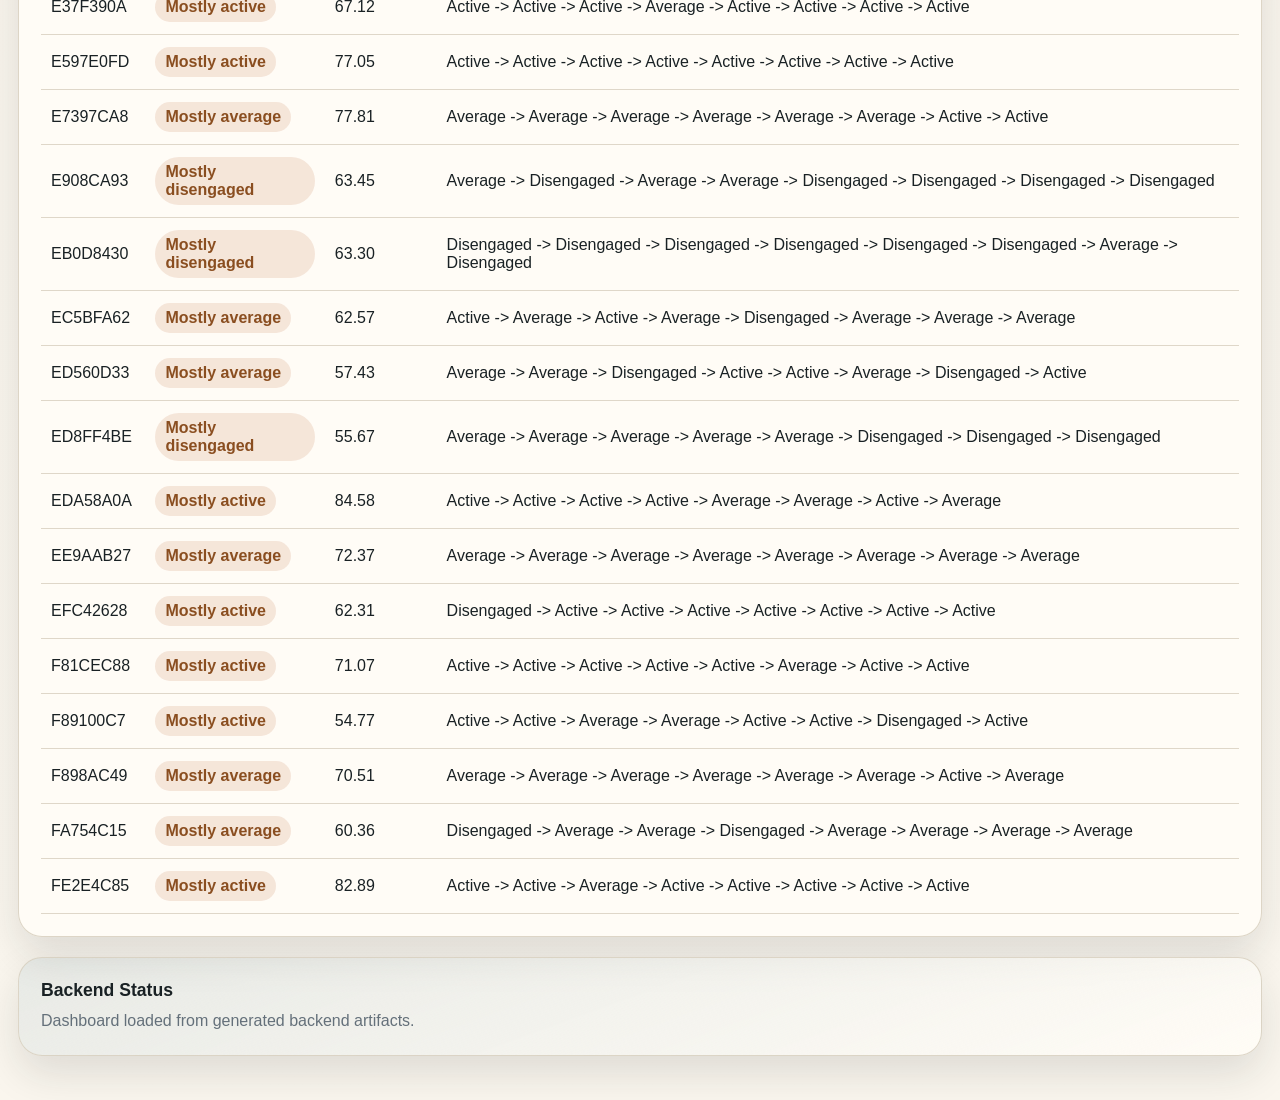
<file: labook-code-main/fyp-ch11-vasstra/frontend/index.html>
<!DOCTYPE html>
<html lang="en">
<head>
    <meta charset="UTF-8">
    <meta name="viewport" content="width=device-width, initial-scale=1.0">
    <title>Longitudinal Engagement Trajectory Studio</title>
    <link rel="stylesheet" href="css/styles.css">
    <script src="https://cdn.plot.ly/plotly-2.35.2.min.js"></script>
</head>
<body>
    <div class="page-shell">
        <header class="hero">
            <div>
                <p class="eyebrow">BSIT Final Year Project</p>
                <h1>Longitudinal Engagement Trajectory Studio</h1>
                <p class="hero-copy">
                    A Python-first Chapter 11 package that converts weekly engagement states into longitudinal trajectories
                    and lets you test a manual state sequence against the discovered patterns.
                </p>
            </div>
            <div class="hero-meta">
                <div class="meta-chip">Backend: Python</div>
                <div class="meta-chip">Model: GMM + Trajectory Clustering</div>
                <div class="meta-chip" id="generatedAt">Waiting for backend output</div>
            </div>
        </header>

        <main>
            <section class="stats-grid">
                <article class="stat-card">
                    <h2>Total Records</h2>
                    <p class="stat-value" id="totalRecords">--</p>
                </article>
                <article class="stat-card accent-card">
                    <h2>Unique Students</h2>
                    <p class="stat-value" id="uniqueStudents">--</p>
                </article>
                <article class="stat-card muted-card">
                    <h2>States</h2>
                    <p class="stat-value" id="chosenStates">--</p>
                </article>
                <article class="stat-card muted-card">
                    <h2>Trajectories</h2>
                    <p class="stat-value" id="chosenTrajectories">--</p>
                </article>
            </section>

            <section class="panel-grid">
                <article class="panel">
                    <div class="panel-heading">
                        <h2>State Model Selection</h2>
                        <p>BIC and AIC across Gaussian-mixture state solutions.</p>
                    </div>
                    <div class="chart" id="stateModelChart"></div>
                </article>

                <article class="panel">
                    <div class="panel-heading">
                        <h2>Trajectory Validation</h2>
                        <p>Silhouette scores for candidate trajectory clusters.</p>
                    </div>
                    <div class="chart" id="trajectoryValidationChart"></div>
                </article>

                <article class="panel">
                    <div class="panel-heading with-controls">
                        <div>
                            <h2>State Profiles</h2>
                            <p>Average standardized indicators for each latent engagement state.</p>
                        </div>
                        <select id="stateSelect"></select>
                    </div>
                    <div class="chart" id="stateProfileChart"></div>
                </article>

                <article class="panel">
                    <div class="panel-heading">
                        <h2>Trajectory Prototypes</h2>
                        <p>Dominant eight-step state sequences for each discovered trajectory.</p>
                    </div>
                    <div class="prototype-list" id="trajectoryPrototypeList"></div>
                </article>
            </section>

            <section class="panel manual-panel">
                <div class="panel-heading">
                    <h2>Manual State Sequence Demo</h2>
                    <p>Select a state for each time point to estimate the closest trajectory.</p>
                </div>
                <div class="manual-layout">
                    <form id="manualForm" class="input-grid"></form>
                    <div class="manual-output">
                        <div class="result-card" id="manualSummary">Awaiting manual state input.</div>
                        <div class="chart compact-chart" id="manualTrajectoryChart"></div>
                    </div>
                </div>
            </section>

            <section class="panel wide-panel">
                <div class="panel-heading with-controls">
                    <div>
                        <h2>Trajectory Samples</h2>
                        <p>Student trajectories exported by the packaged Python backend.</p>
                    </div>
                    <div class="table-controls">
                        <input id="studentSearch" type="search" placeholder="Search by student id">
                    </div>
                </div>
                <div class="table-wrapper">
                    <table>
                        <thead>
                            <tr>
                                <th>Student</th>
                                <th>Trajectory</th>
                                <th>Final Grade</th>
                                <th>State Sequence</th>
                            </tr>
                        </thead>
                        <tbody id="sampleTableBody"></tbody>
                    </table>
                </div>
            </section>

            <section class="panel status-panel">
                <h2>Backend Status</h2>
                <p id="statusMessage">Loading dashboard data...</p>
            </section>
        </main>
    </div>
    <script src="js/app.js"></script>
</body>
</html>
</file>
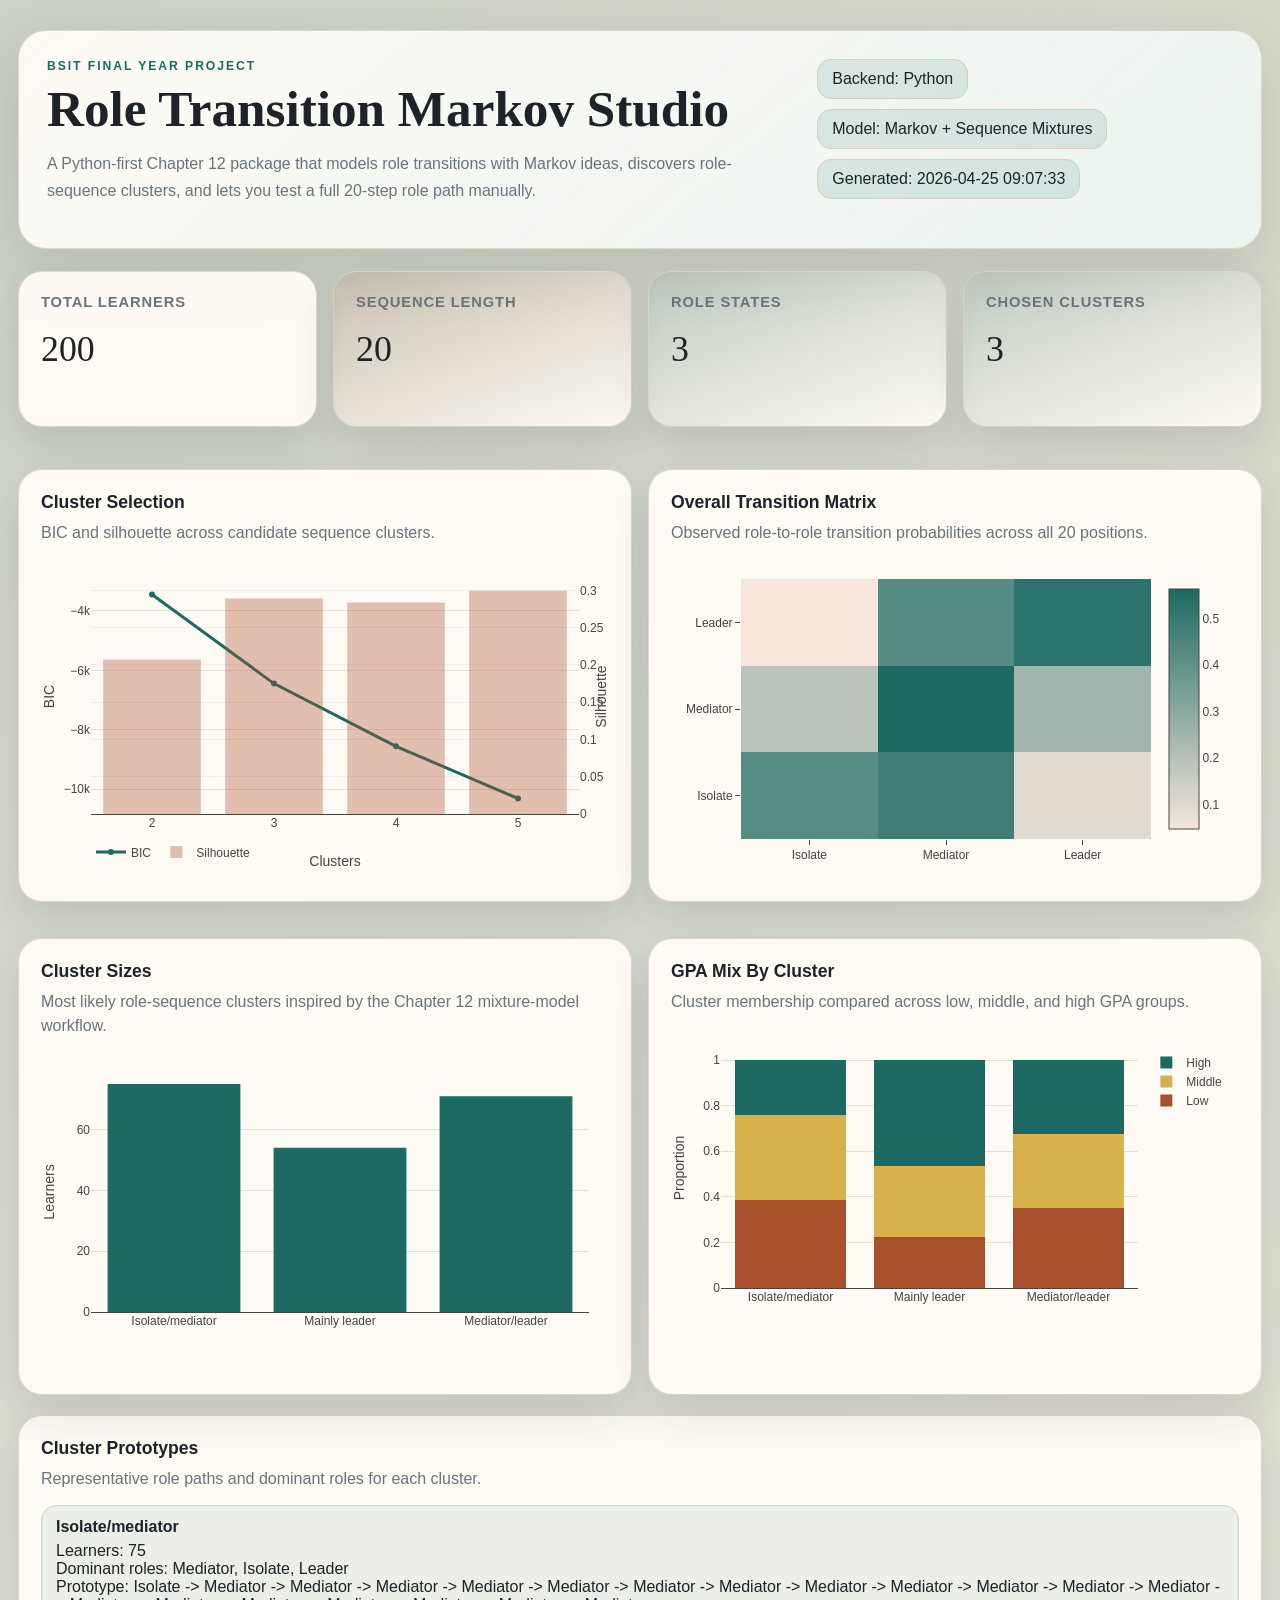
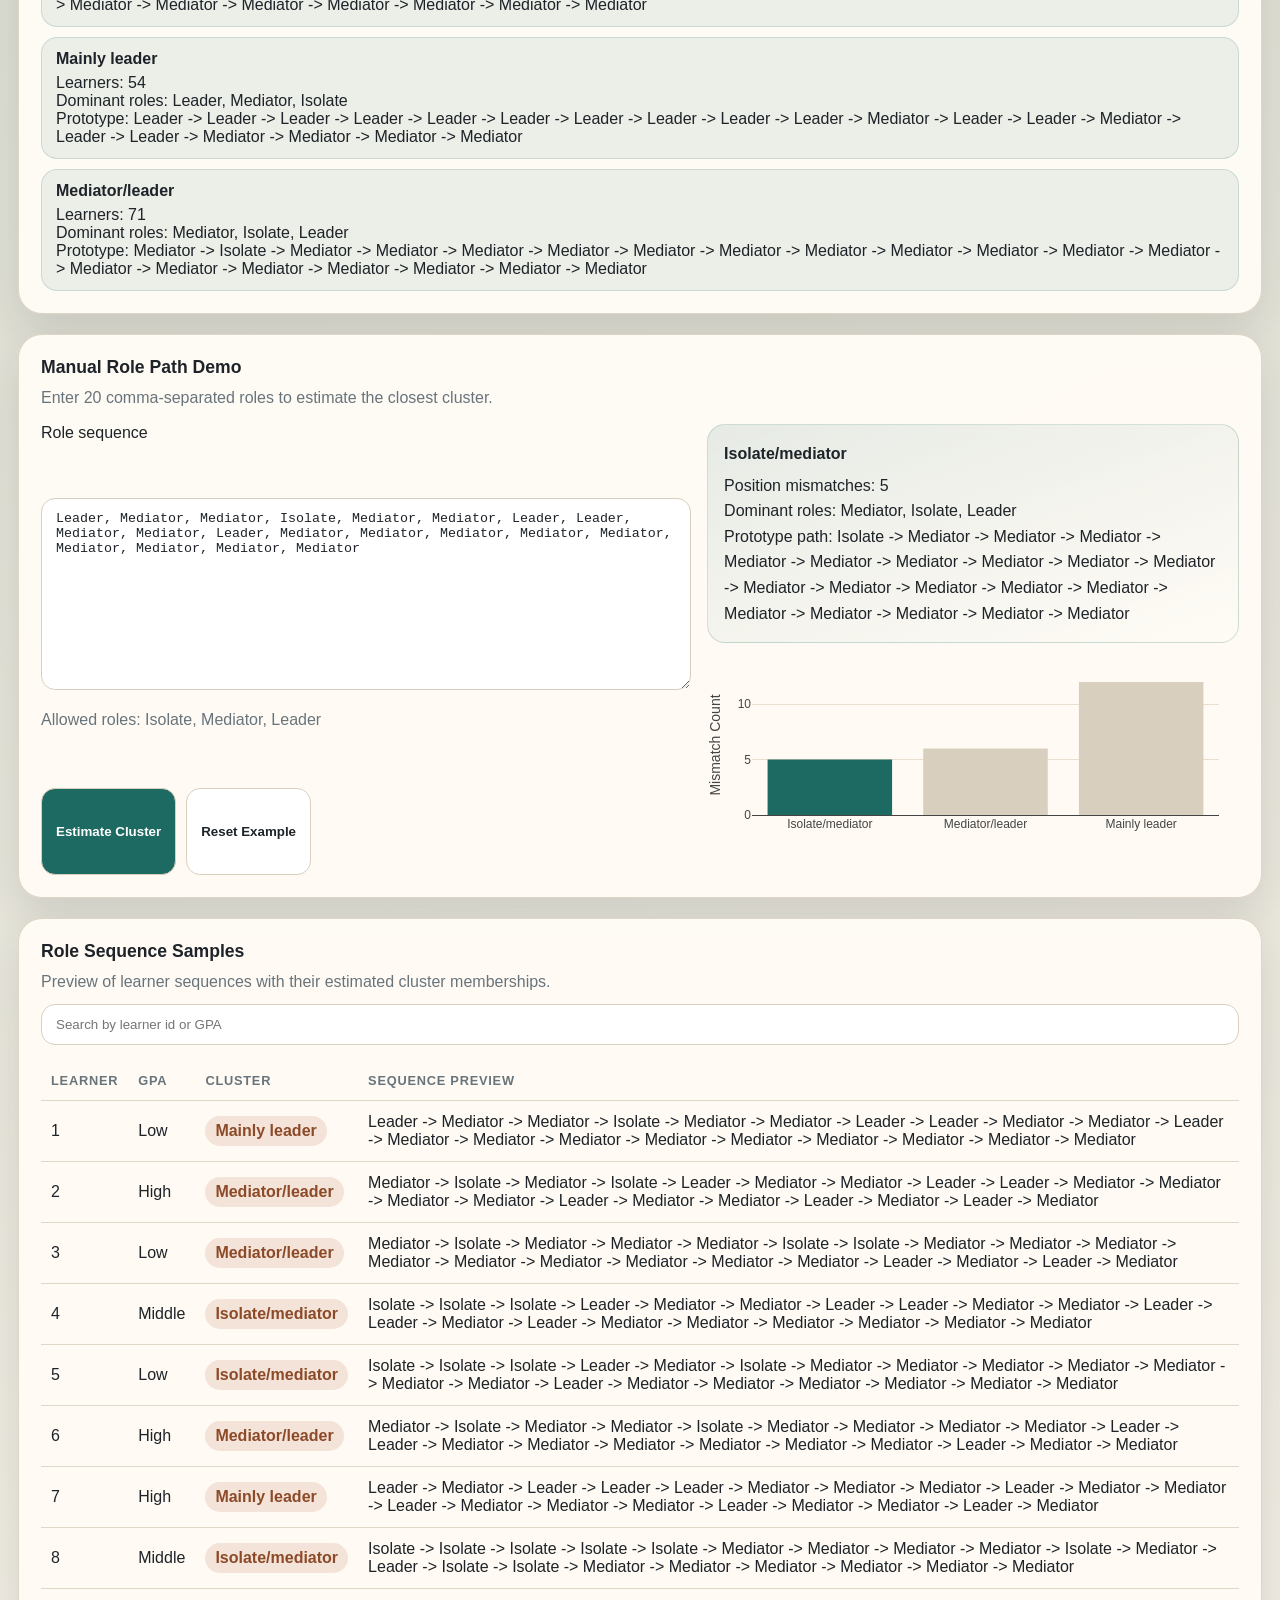
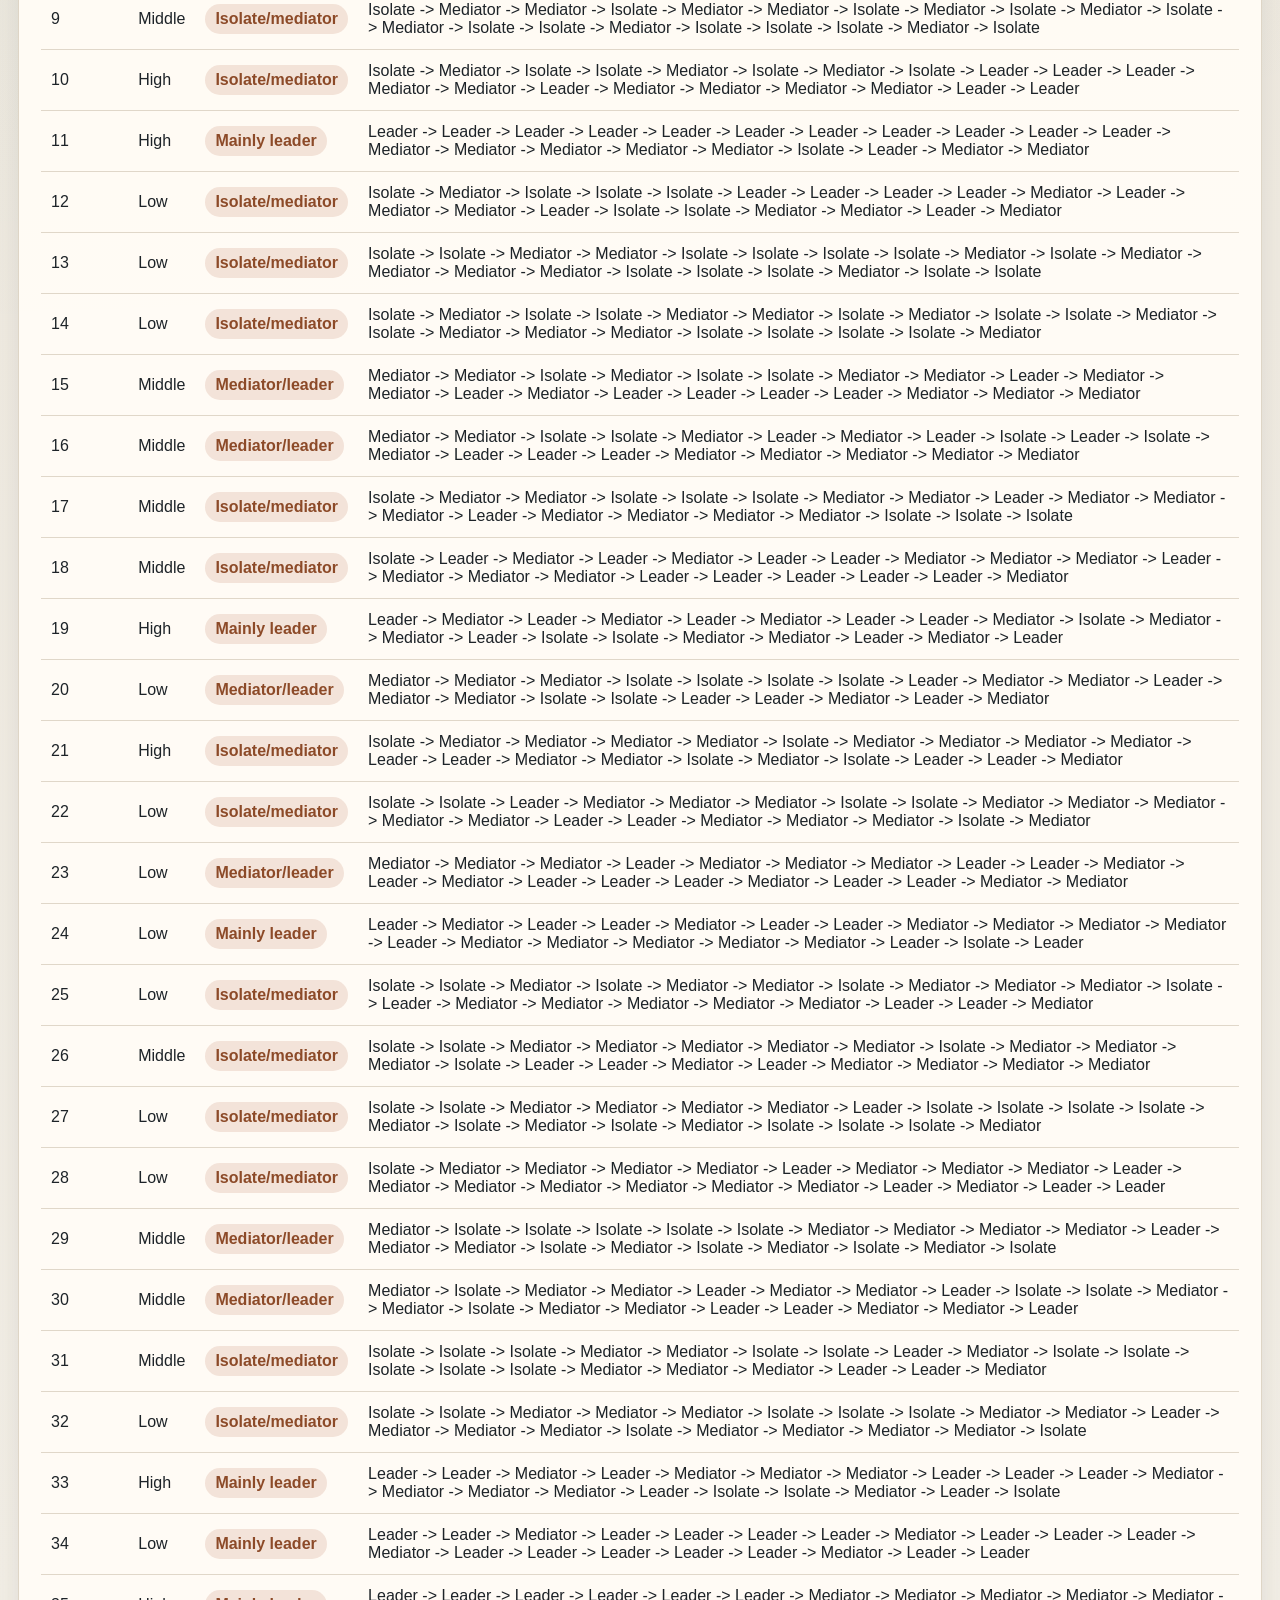
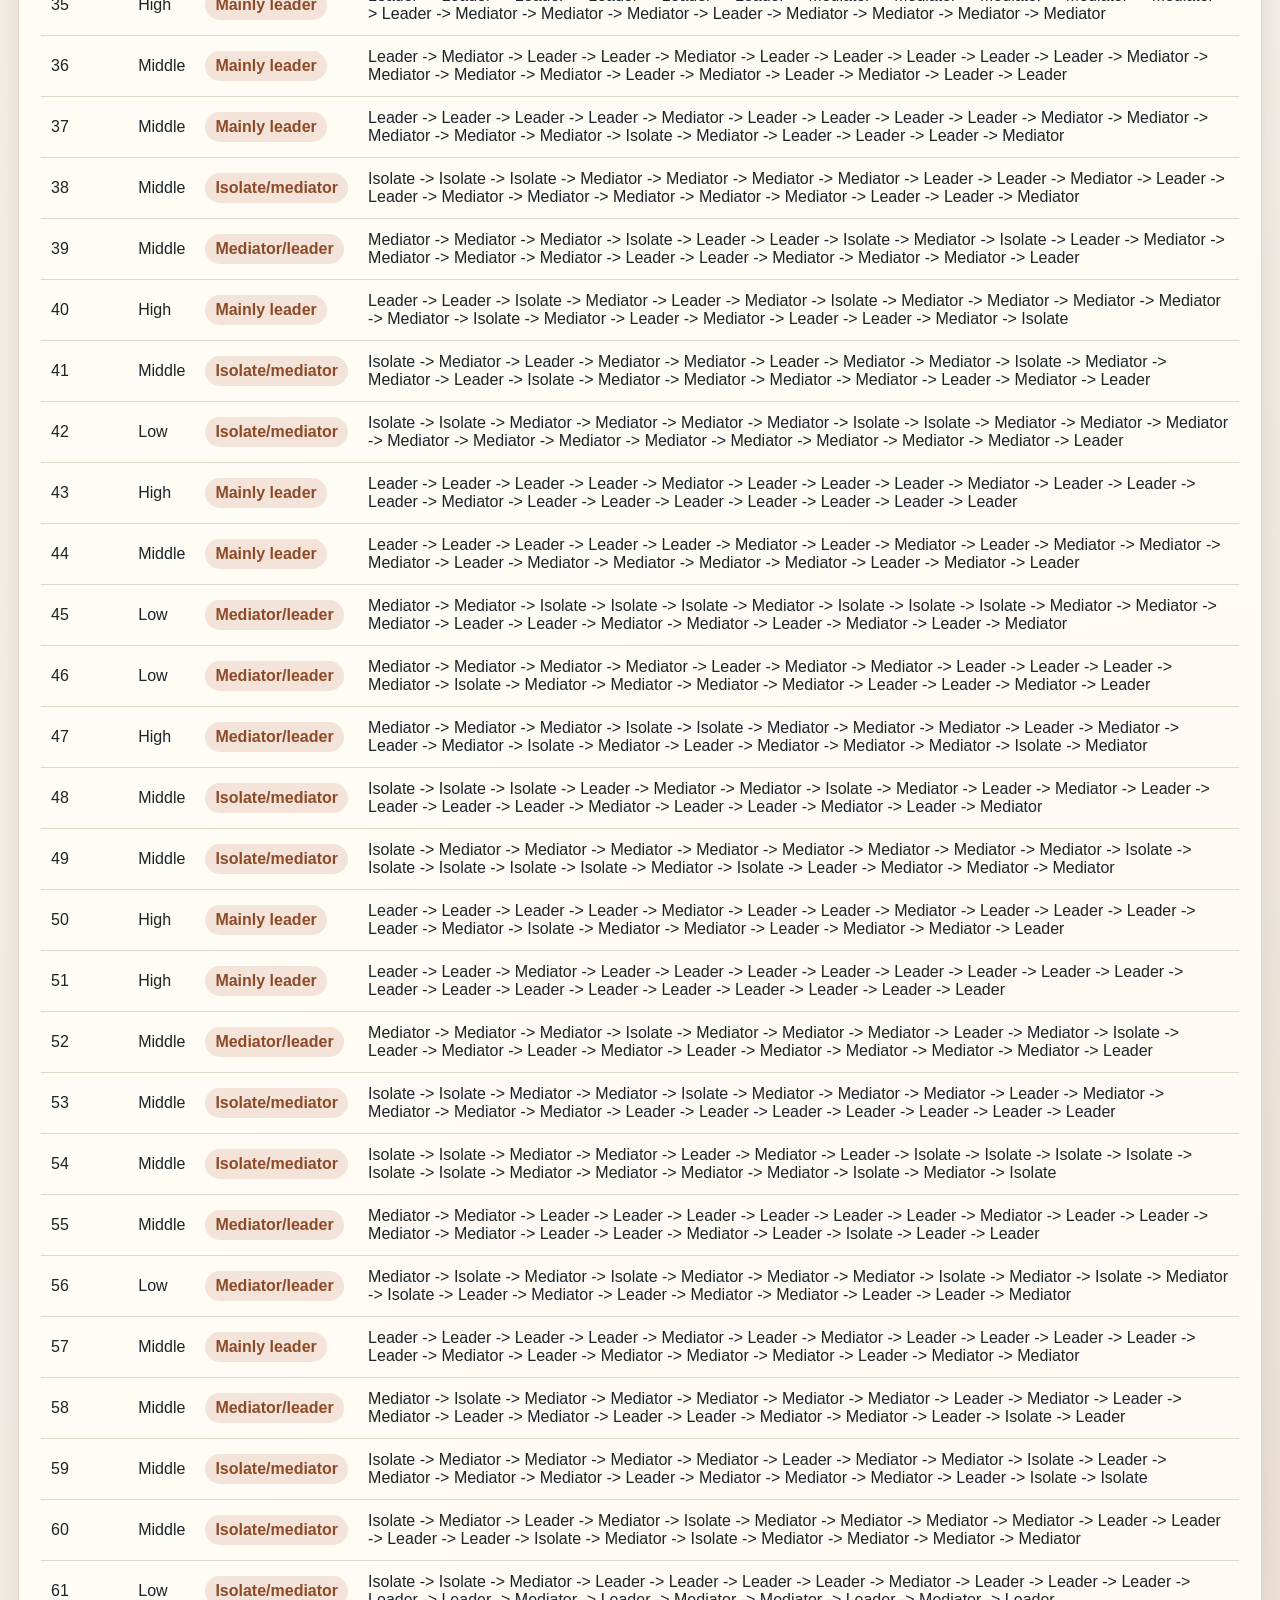
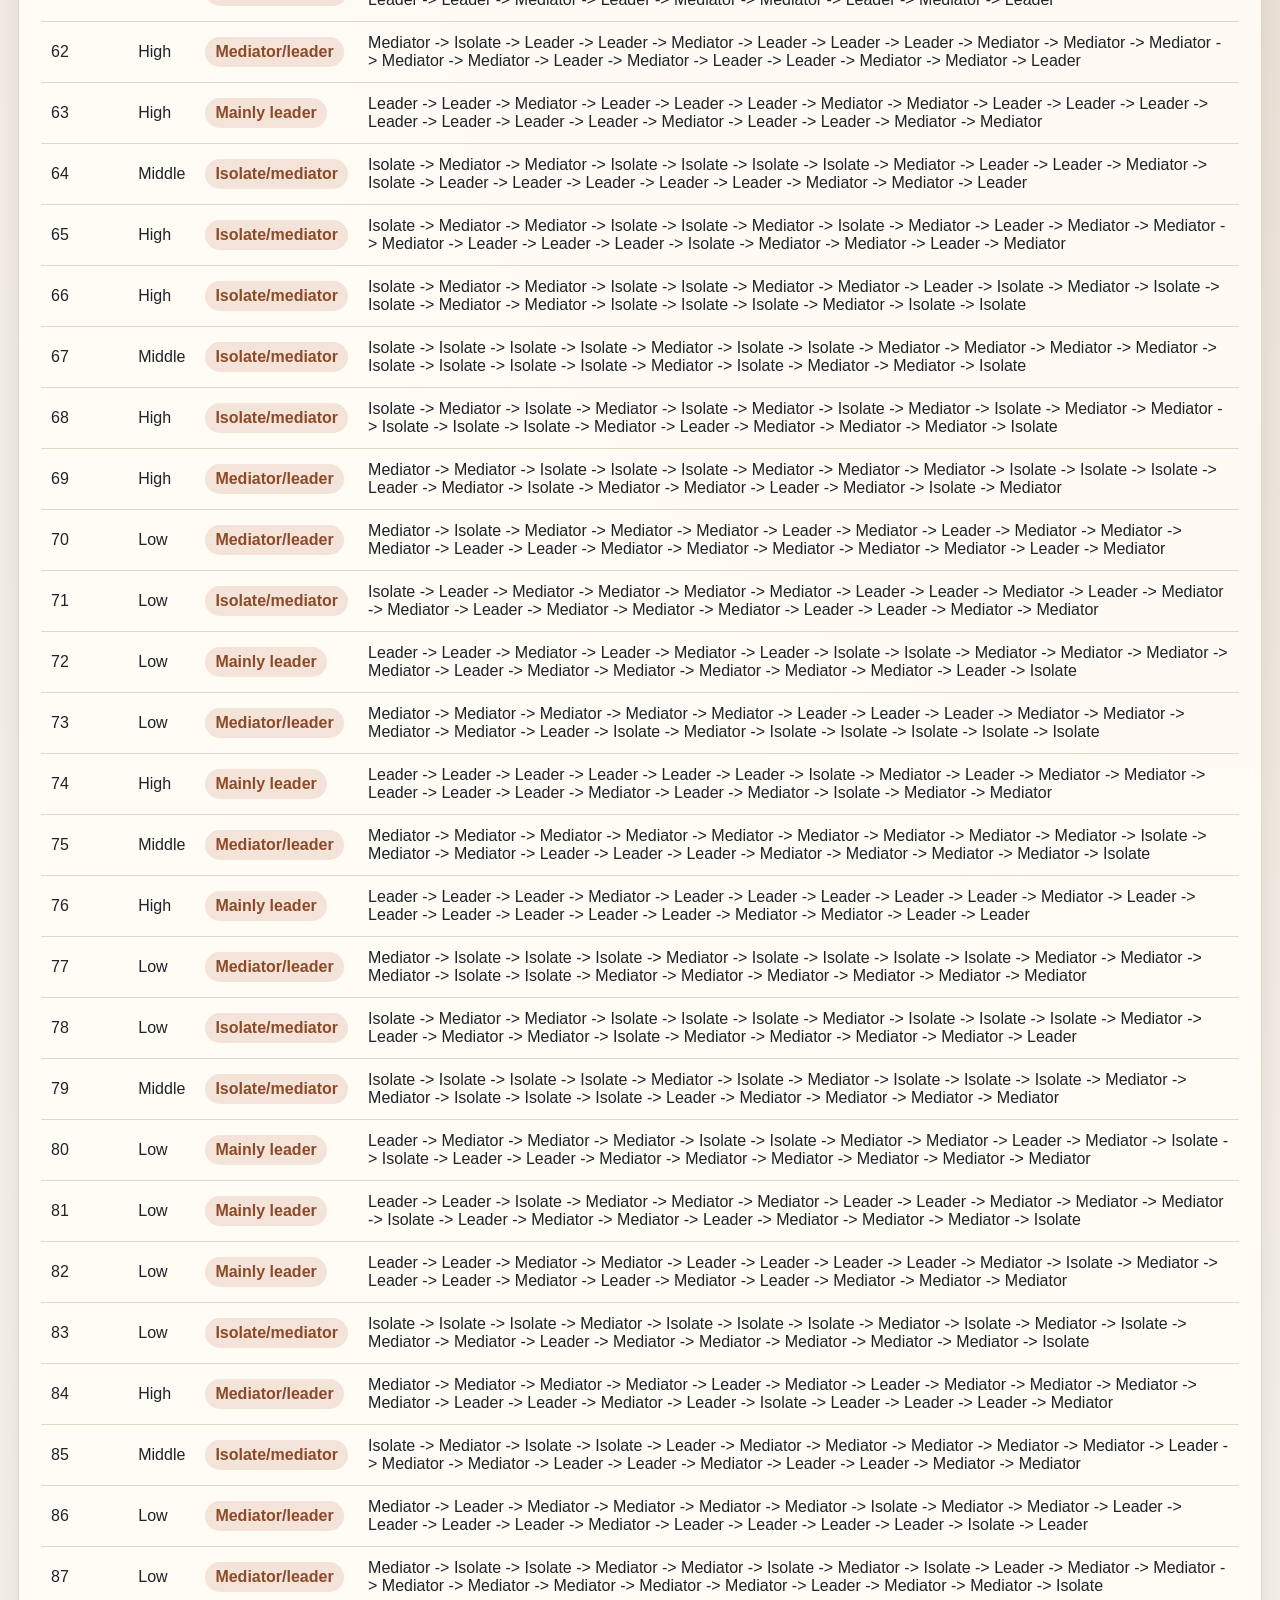
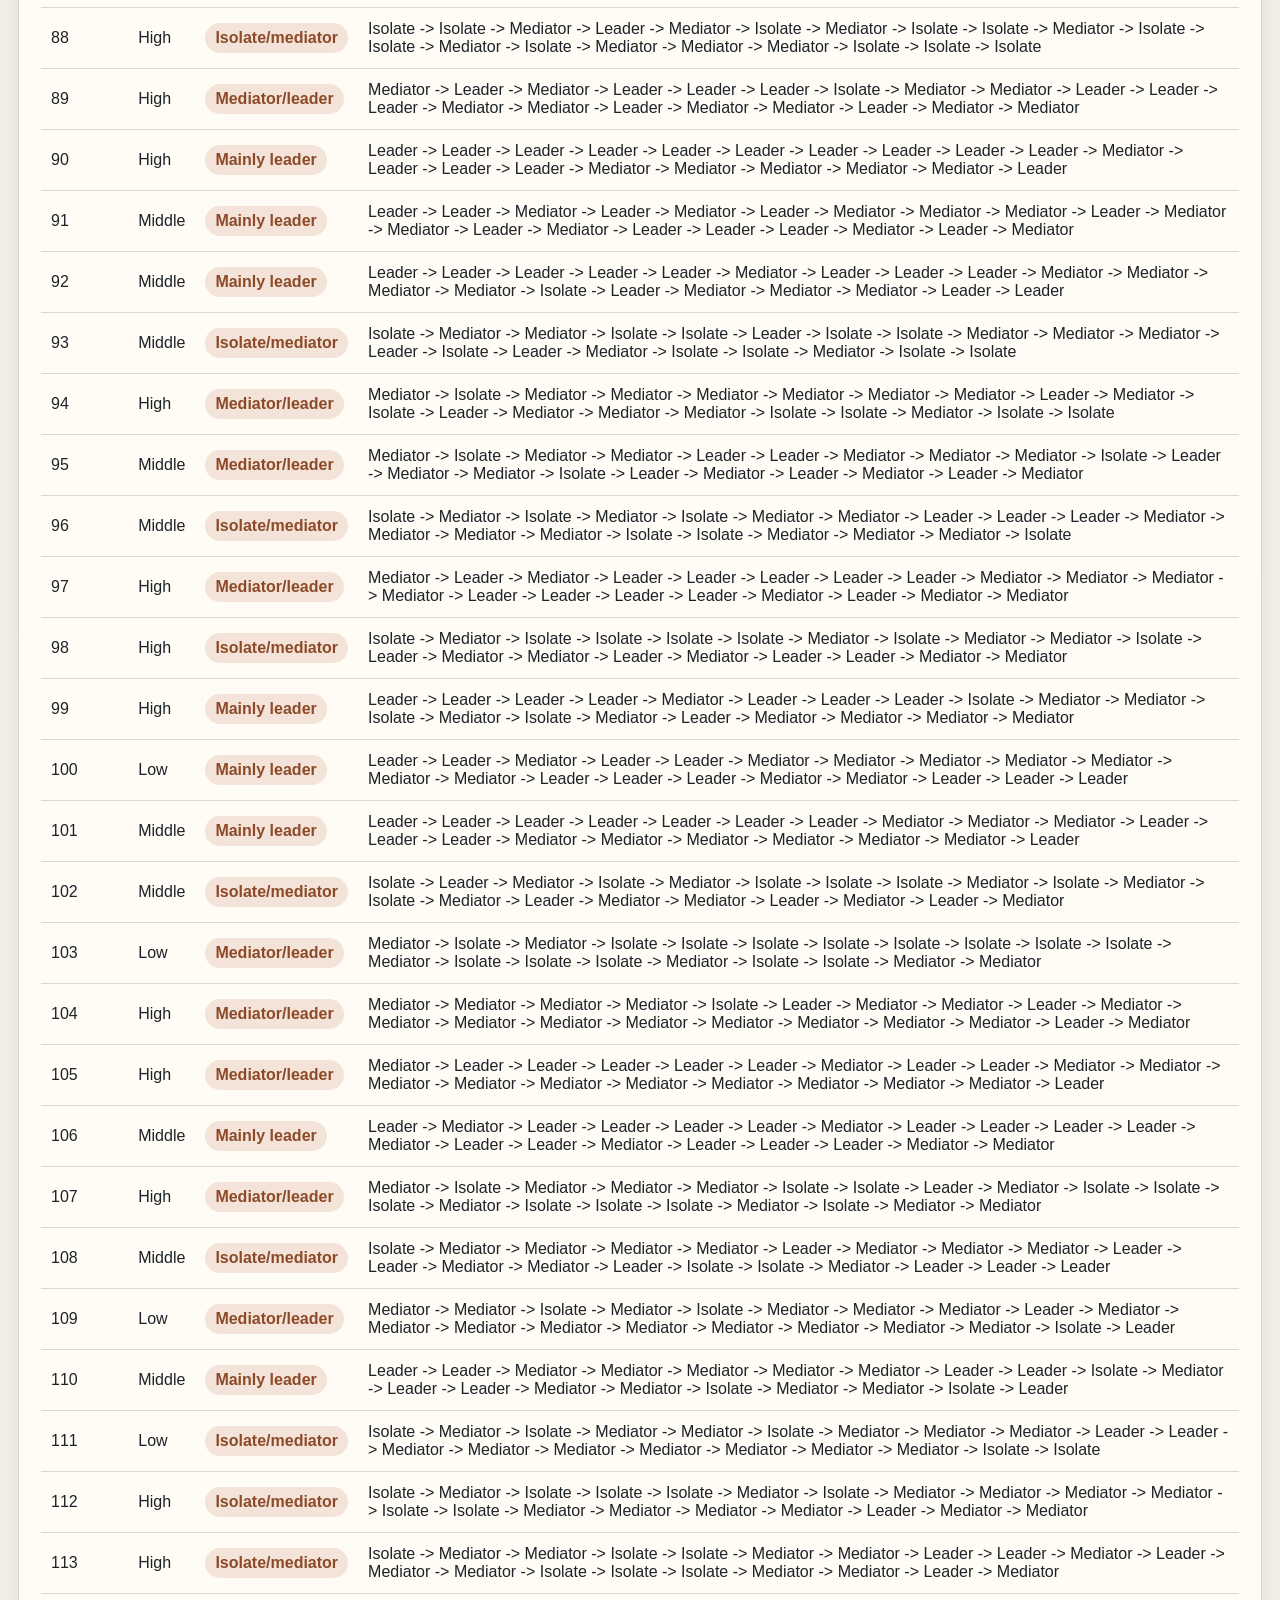
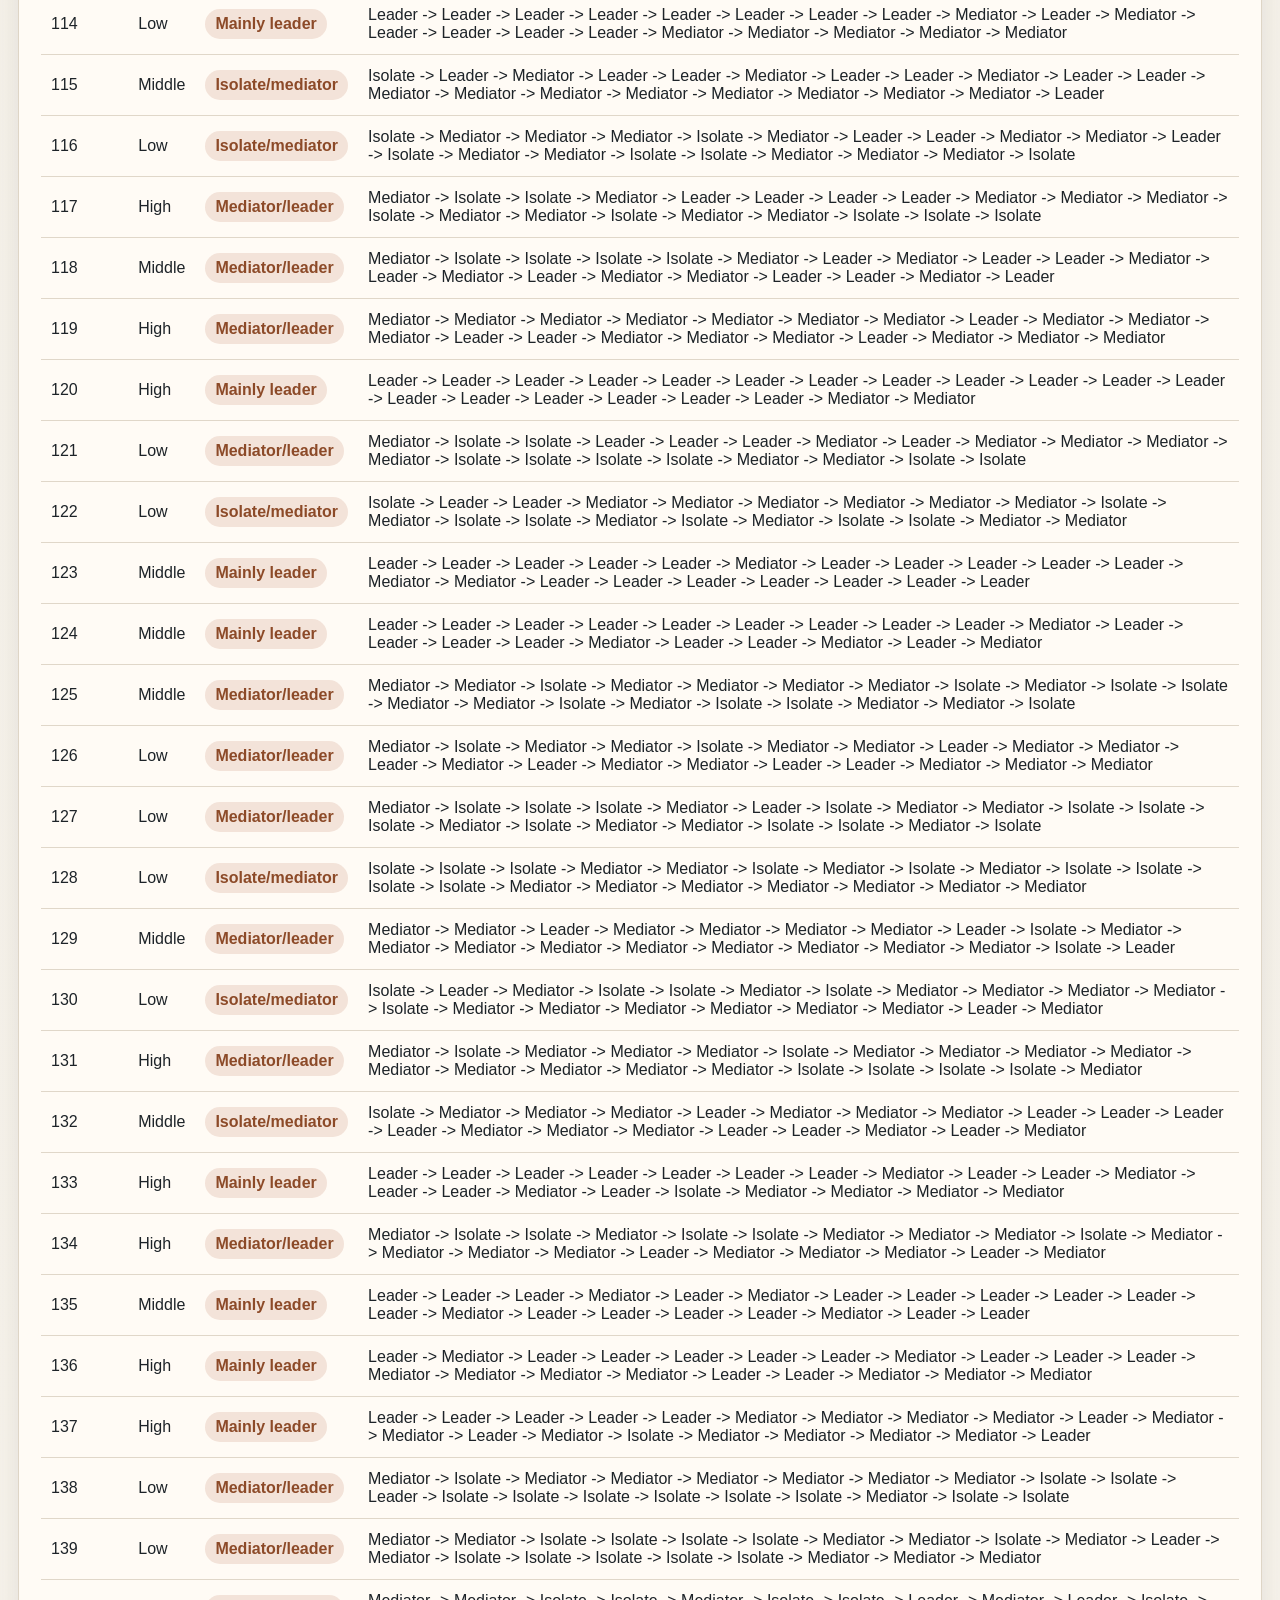
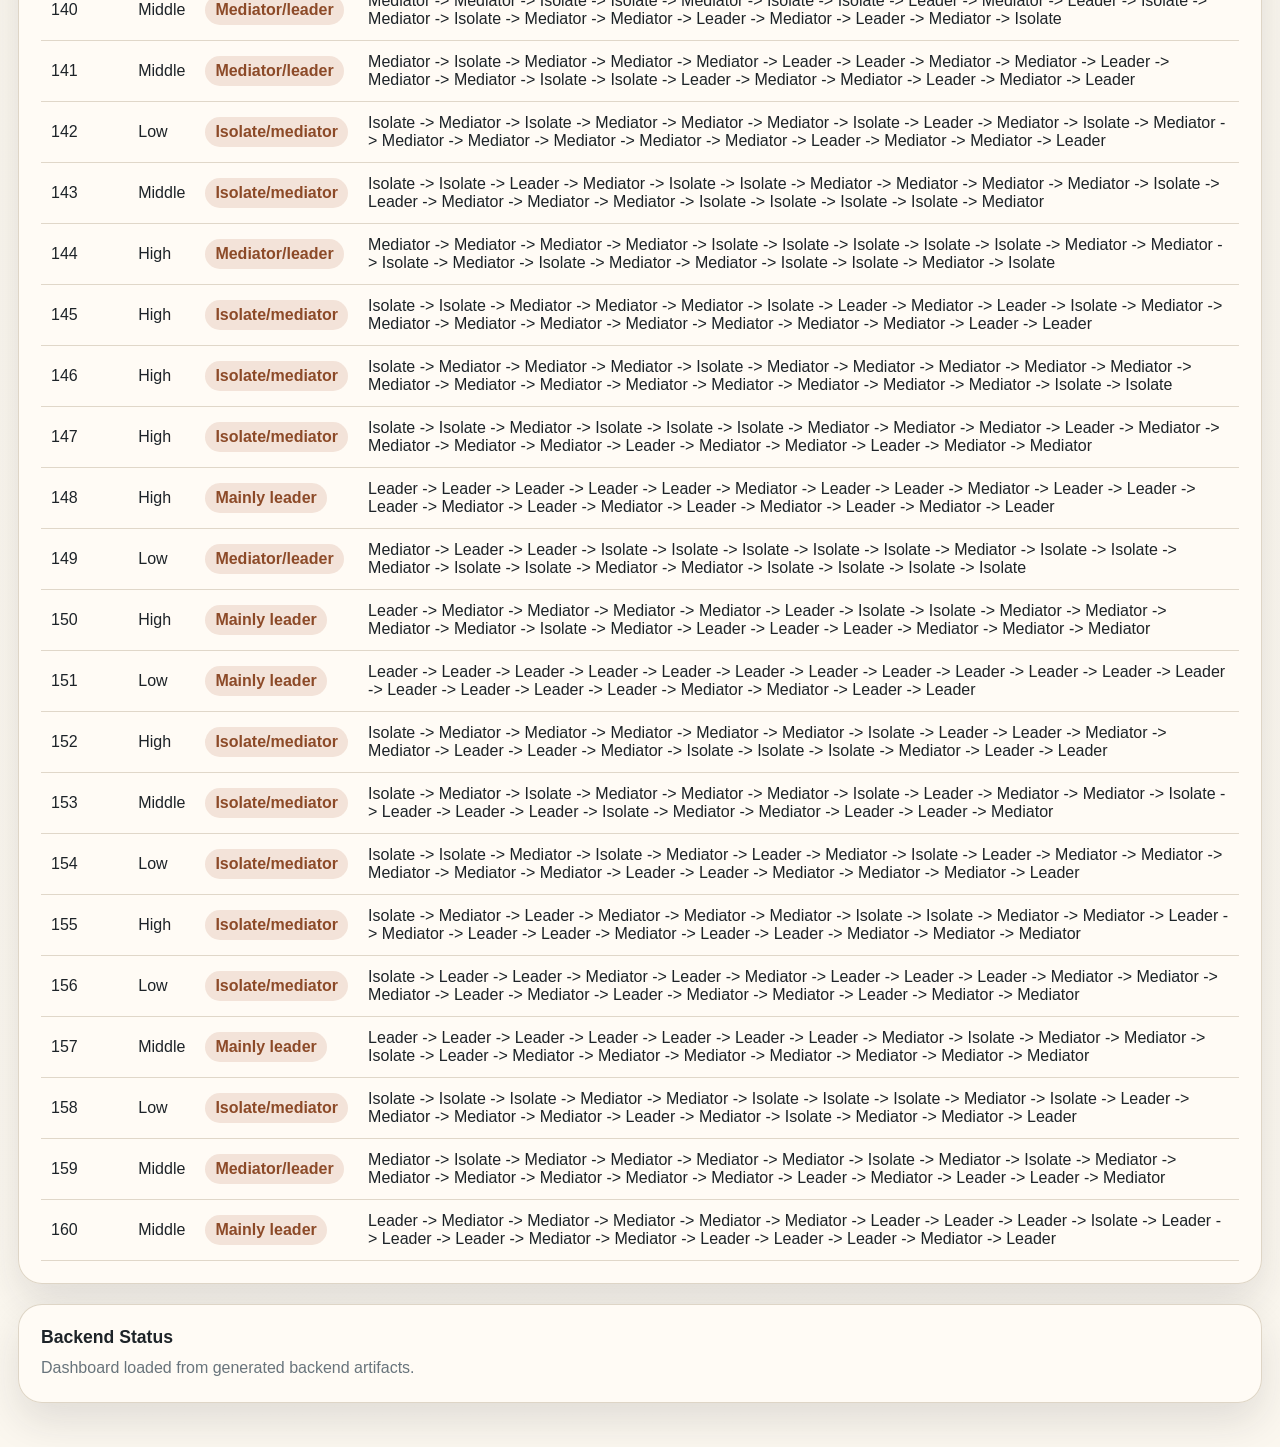
<file: labook-code-main/fyp-ch12-markov-roles/frontend/index.html>
<!DOCTYPE html>
<html lang="en">
<head>
    <meta charset="UTF-8">
    <meta name="viewport" content="width=device-width, initial-scale=1.0">
    <title>Role Transition Markov Studio</title>
    <link rel="stylesheet" href="css/styles.css">
    <script src="https://cdn.plot.ly/plotly-2.35.2.min.js"></script>
</head>
<body>
    <div class="page-shell">
        <header class="hero">
            <div>
                <p class="eyebrow">BSIT Final Year Project</p>
                <h1>Role Transition Markov Studio</h1>
                <p class="hero-copy">
                    A Python-first Chapter 12 package that models role transitions with Markov ideas,
                    discovers role-sequence clusters, and lets you test a full 20-step role path manually.
                </p>
            </div>
            <div class="hero-meta">
                <div class="meta-chip">Backend: Python</div>
                <div class="meta-chip">Model: Markov + Sequence Mixtures</div>
                <div class="meta-chip" id="generatedAt">Waiting for backend output</div>
            </div>
        </header>

        <main>
            <section class="stats-grid">
                <article class="stat-card"><h2>Total Learners</h2><p class="stat-value" id="totalLearners">--</p></article>
                <article class="stat-card accent-card"><h2>Sequence Length</h2><p class="stat-value" id="sequenceLength">--</p></article>
                <article class="stat-card muted-card"><h2>Role States</h2><p class="stat-value" id="roleStates">--</p></article>
                <article class="stat-card muted-card"><h2>Chosen Clusters</h2><p class="stat-value" id="chosenClusters">--</p></article>
            </section>

            <section class="panel-grid">
                <article class="panel">
                    <div class="panel-heading"><h2>Cluster Selection</h2><p>BIC and silhouette across candidate sequence clusters.</p></div>
                    <div class="chart" id="clusterMetricChart"></div>
                </article>
                <article class="panel">
                    <div class="panel-heading"><h2>Overall Transition Matrix</h2><p>Observed role-to-role transition probabilities across all 20 positions.</p></div>
                    <div class="chart" id="transitionHeatmap"></div>
                </article>
                <article class="panel">
                    <div class="panel-heading"><h2>Cluster Sizes</h2><p>Most likely role-sequence clusters inspired by the Chapter 12 mixture-model workflow.</p></div>
                    <div class="chart" id="clusterSizeChart"></div>
                </article>
                <article class="panel">
                    <div class="panel-heading"><h2>GPA Mix By Cluster</h2><p>Cluster membership compared across low, middle, and high GPA groups.</p></div>
                    <div class="chart" id="gpaMixChart"></div>
                </article>
            </section>

            <section class="panel">
                <div class="panel-heading"><h2>Cluster Prototypes</h2><p>Representative role paths and dominant roles for each cluster.</p></div>
                <div class="prototype-list" id="clusterPrototypeList"></div>
            </section>

            <section class="panel manual-panel">
                <div class="panel-heading"><h2>Manual Role Path Demo</h2><p>Enter 20 comma-separated roles to estimate the closest cluster.</p></div>
                <div class="manual-layout">
                    <div class="manual-inputs">
                        <label for="manualSequence">Role sequence</label>
                        <textarea id="manualSequence" rows="8"></textarea>
                        <div class="hint">Allowed roles: Isolate, Mediator, Leader</div>
                        <div class="button-row">
                            <button id="assignButton" type="button">Estimate Cluster</button>
                            <button id="resetButton" type="button" class="secondary">Reset Example</button>
                        </div>
                    </div>
                    <div class="manual-output">
                        <div class="result-card" id="manualSummary">Awaiting manual sequence input.</div>
                        <div class="chart compact-chart" id="manualClusterChart"></div>
                    </div>
                </div>
            </section>

            <section class="panel wide-panel">
                <div class="panel-heading with-controls">
                    <div>
                        <h2>Role Sequence Samples</h2>
                        <p>Preview of learner sequences with their estimated cluster memberships.</p>
                    </div>
                    <input id="sampleSearch" type="search" placeholder="Search by learner id or GPA">
                </div>
                <div class="table-wrapper">
                    <table>
                        <thead>
                            <tr>
                                <th>Learner</th>
                                <th>GPA</th>
                                <th>Cluster</th>
                                <th>Sequence Preview</th>
                            </tr>
                        </thead>
                        <tbody id="sampleTableBody"></tbody>
                    </table>
                </div>
            </section>

            <section class="panel status-panel">
                <h2>Backend Status</h2>
                <p id="statusMessage">Loading dashboard data...</p>
            </section>
        </main>
    </div>
    <script src="js/app.js"></script>
</body>
</html>
</file>
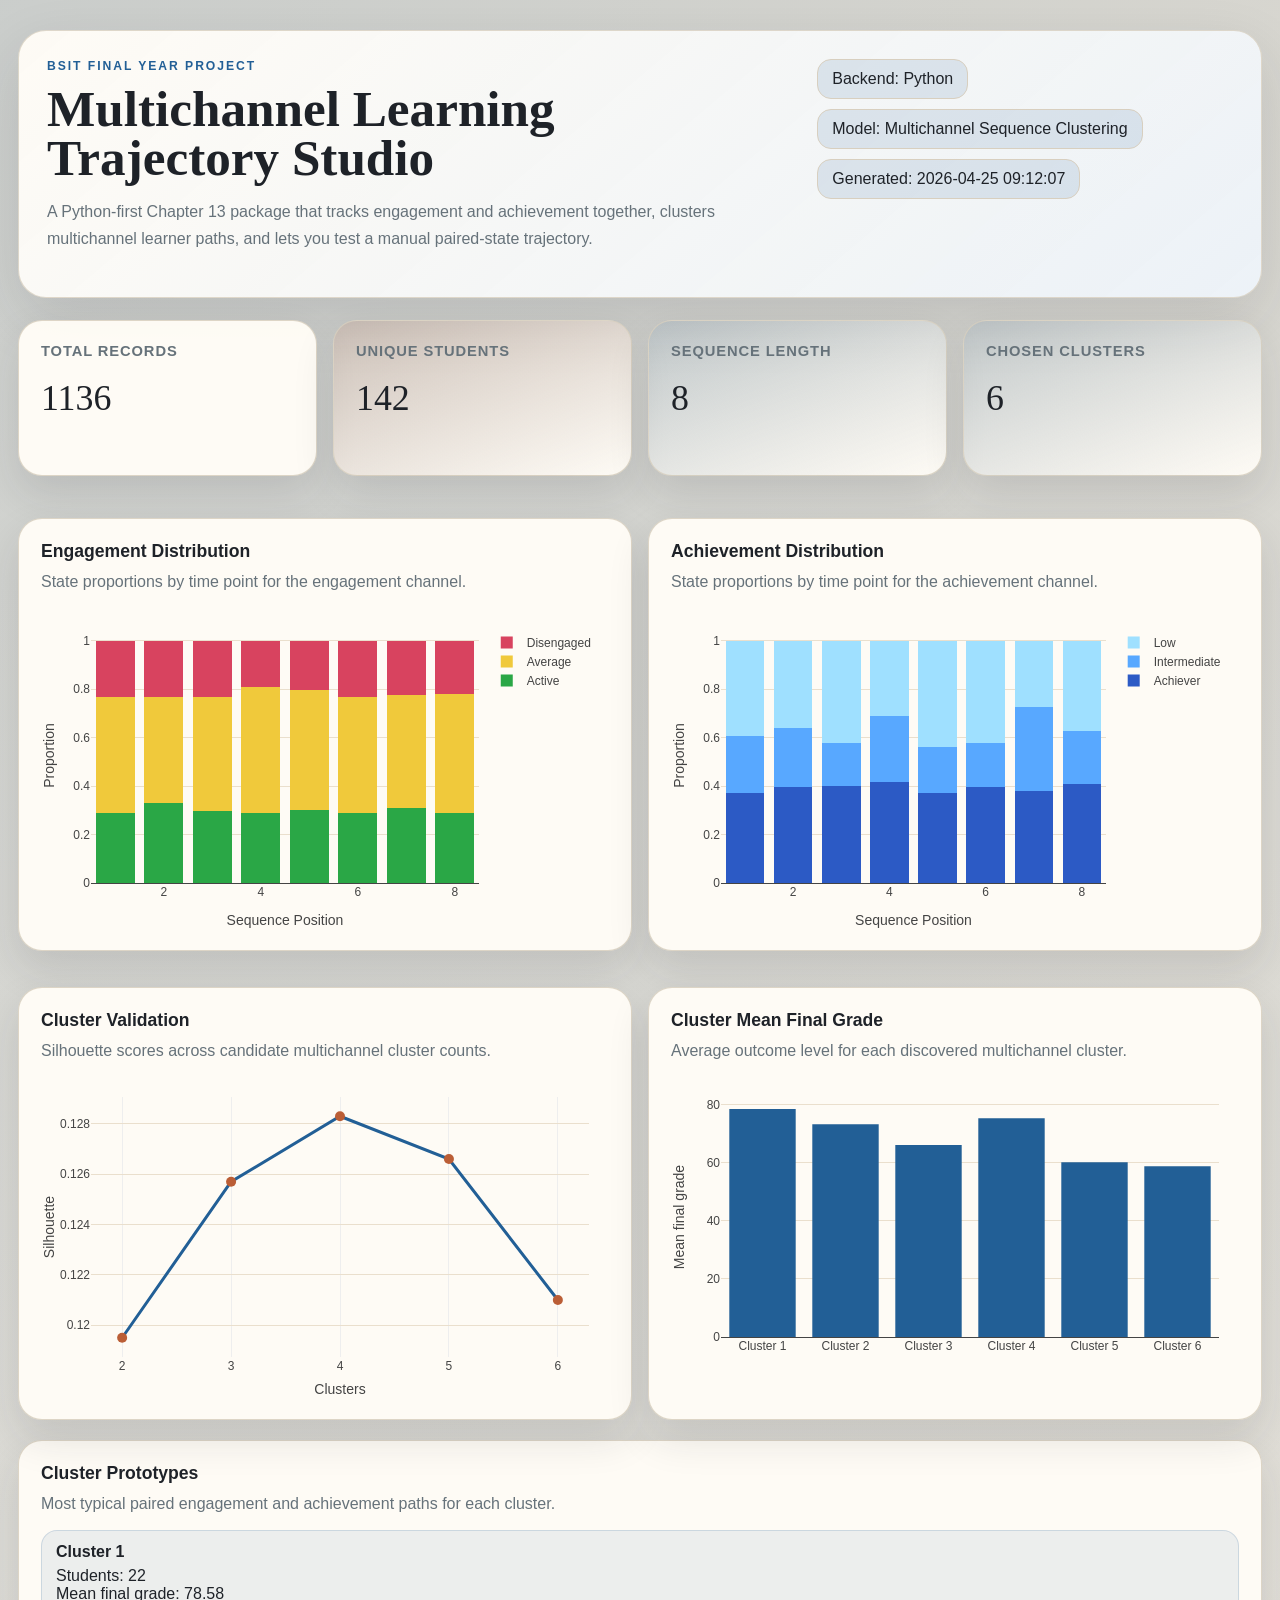
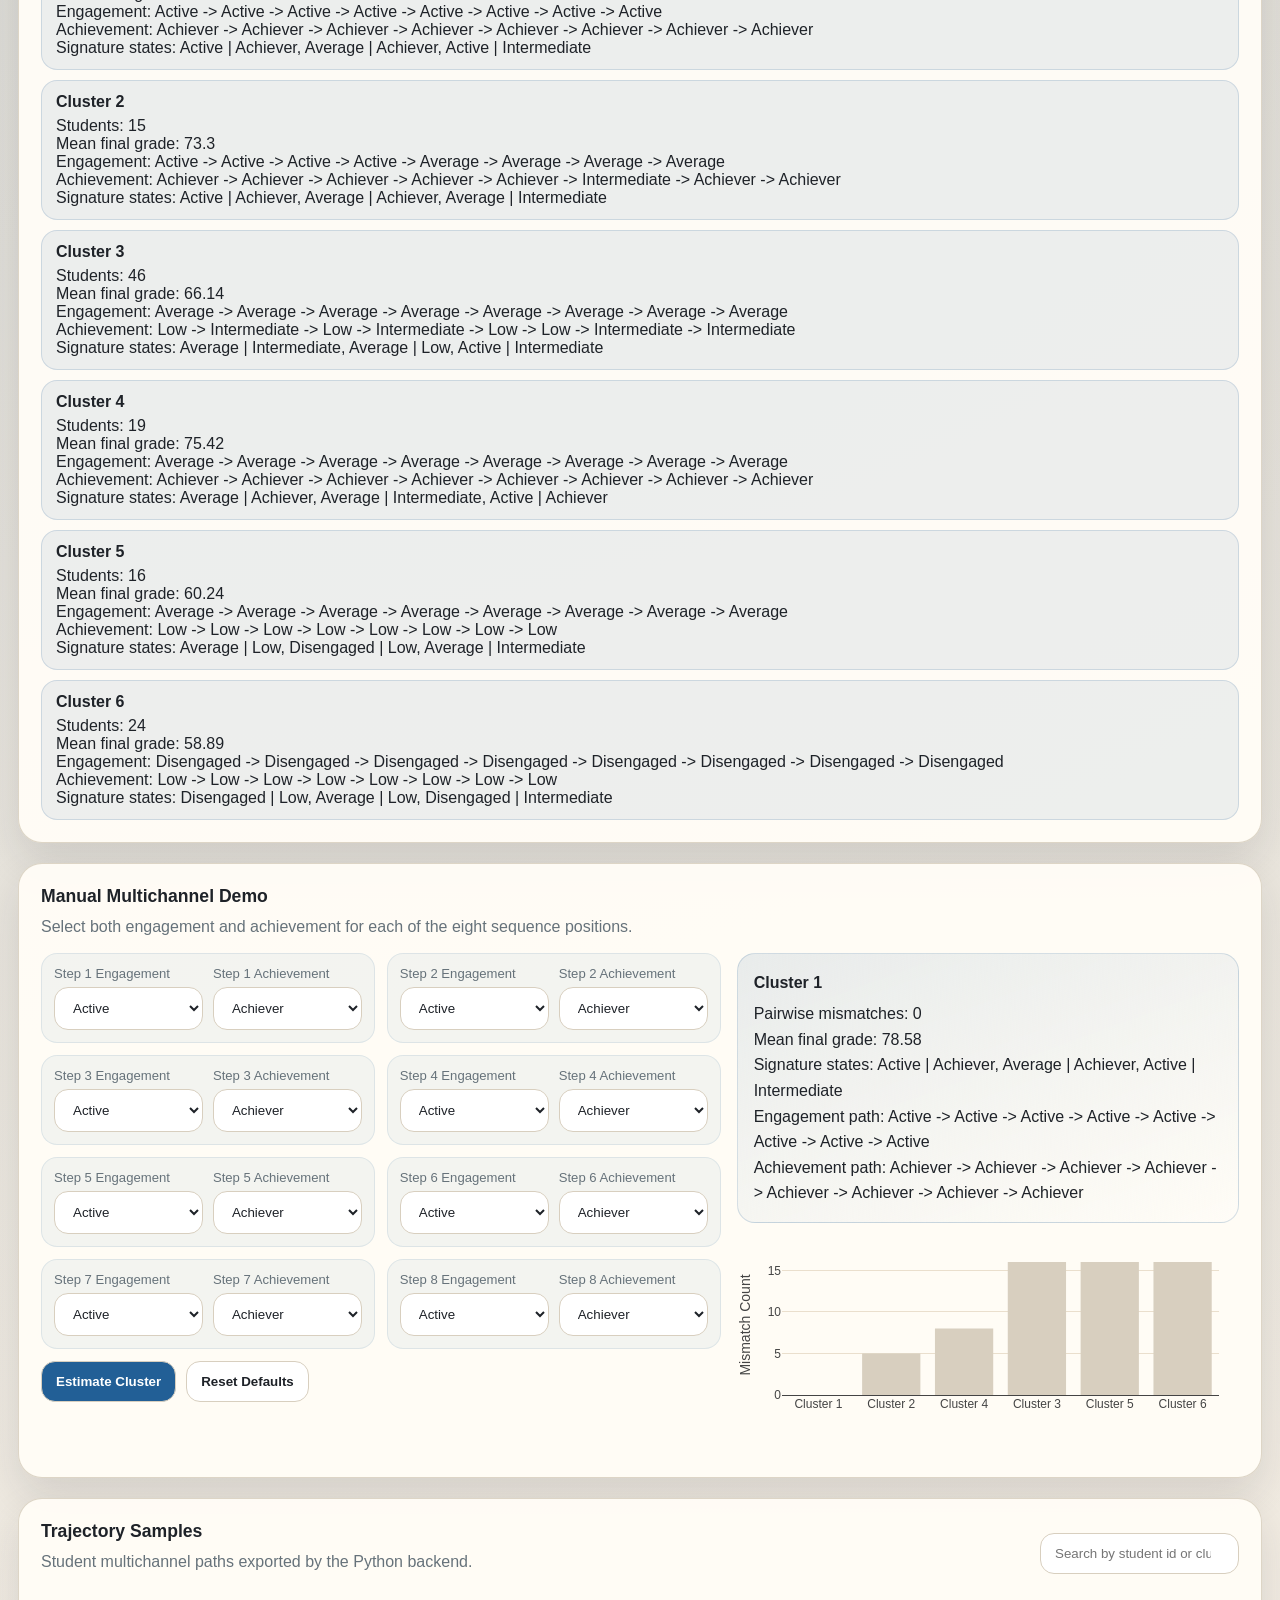
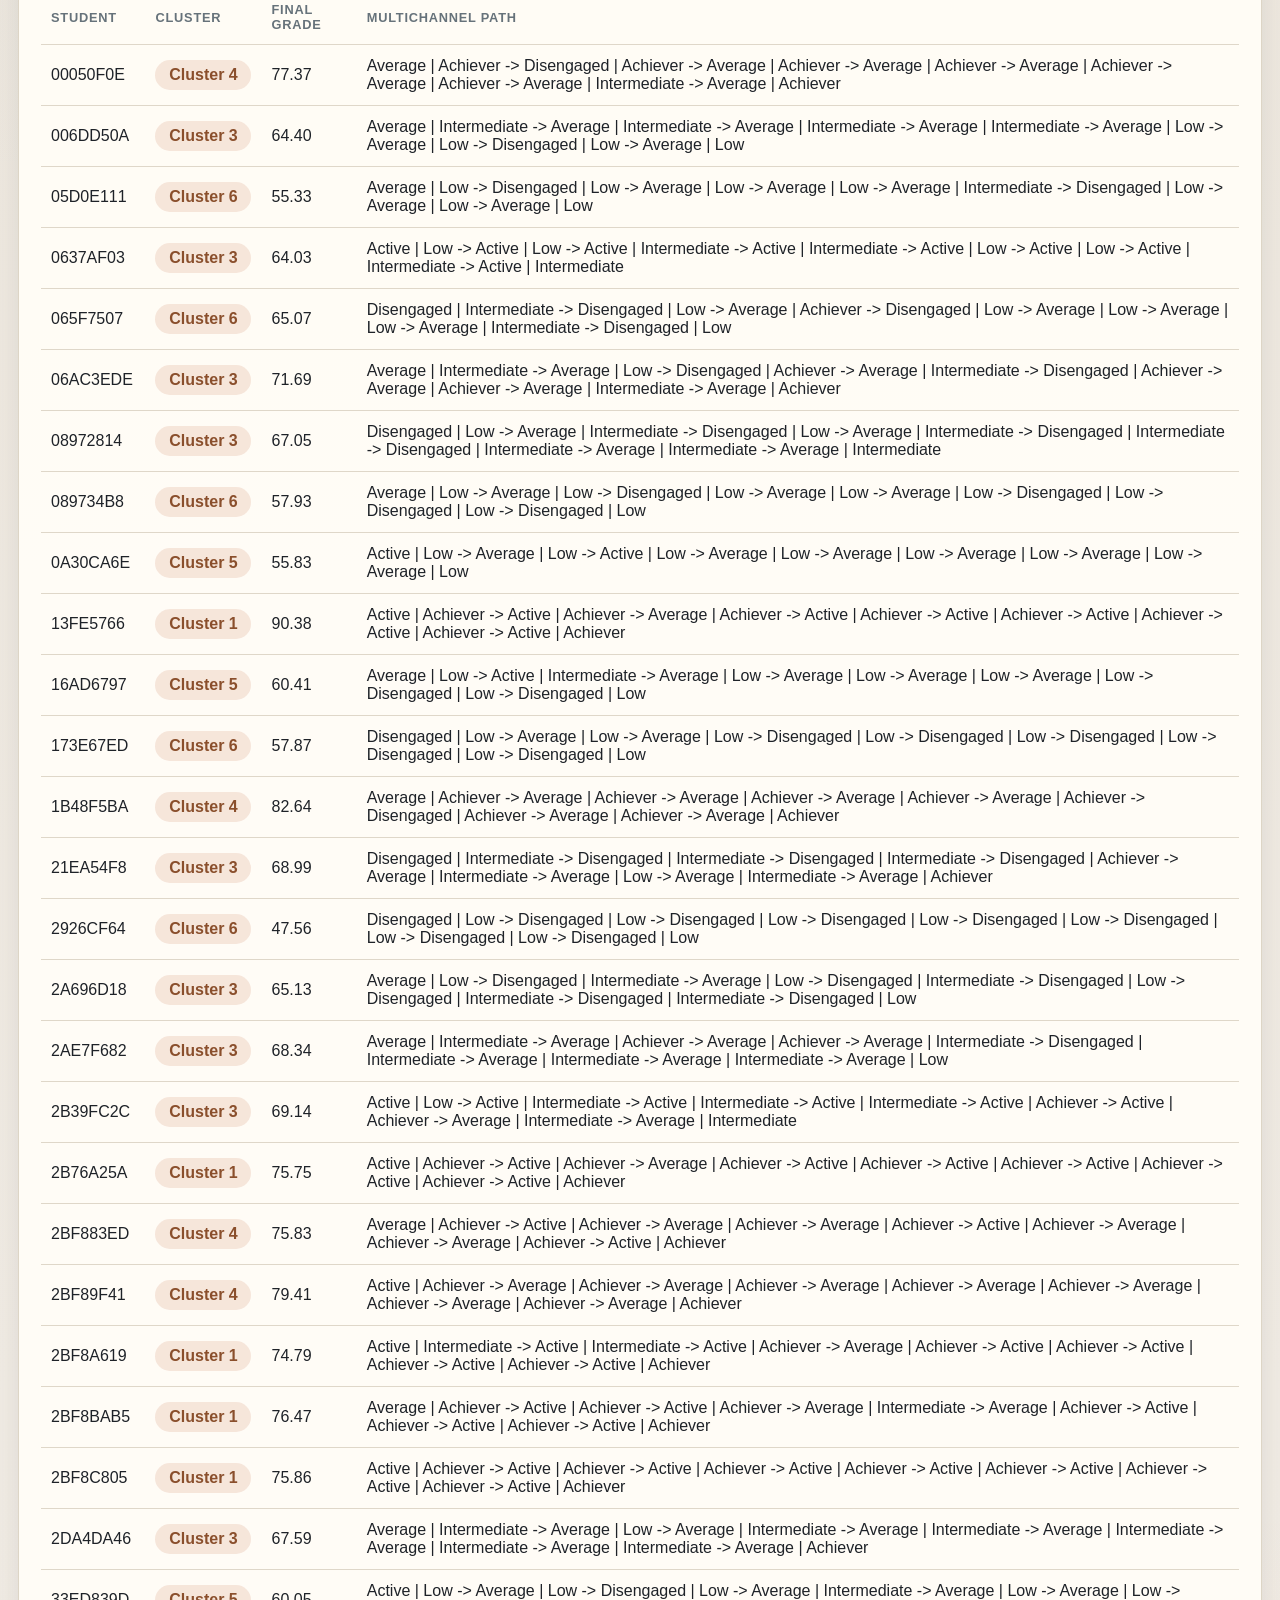
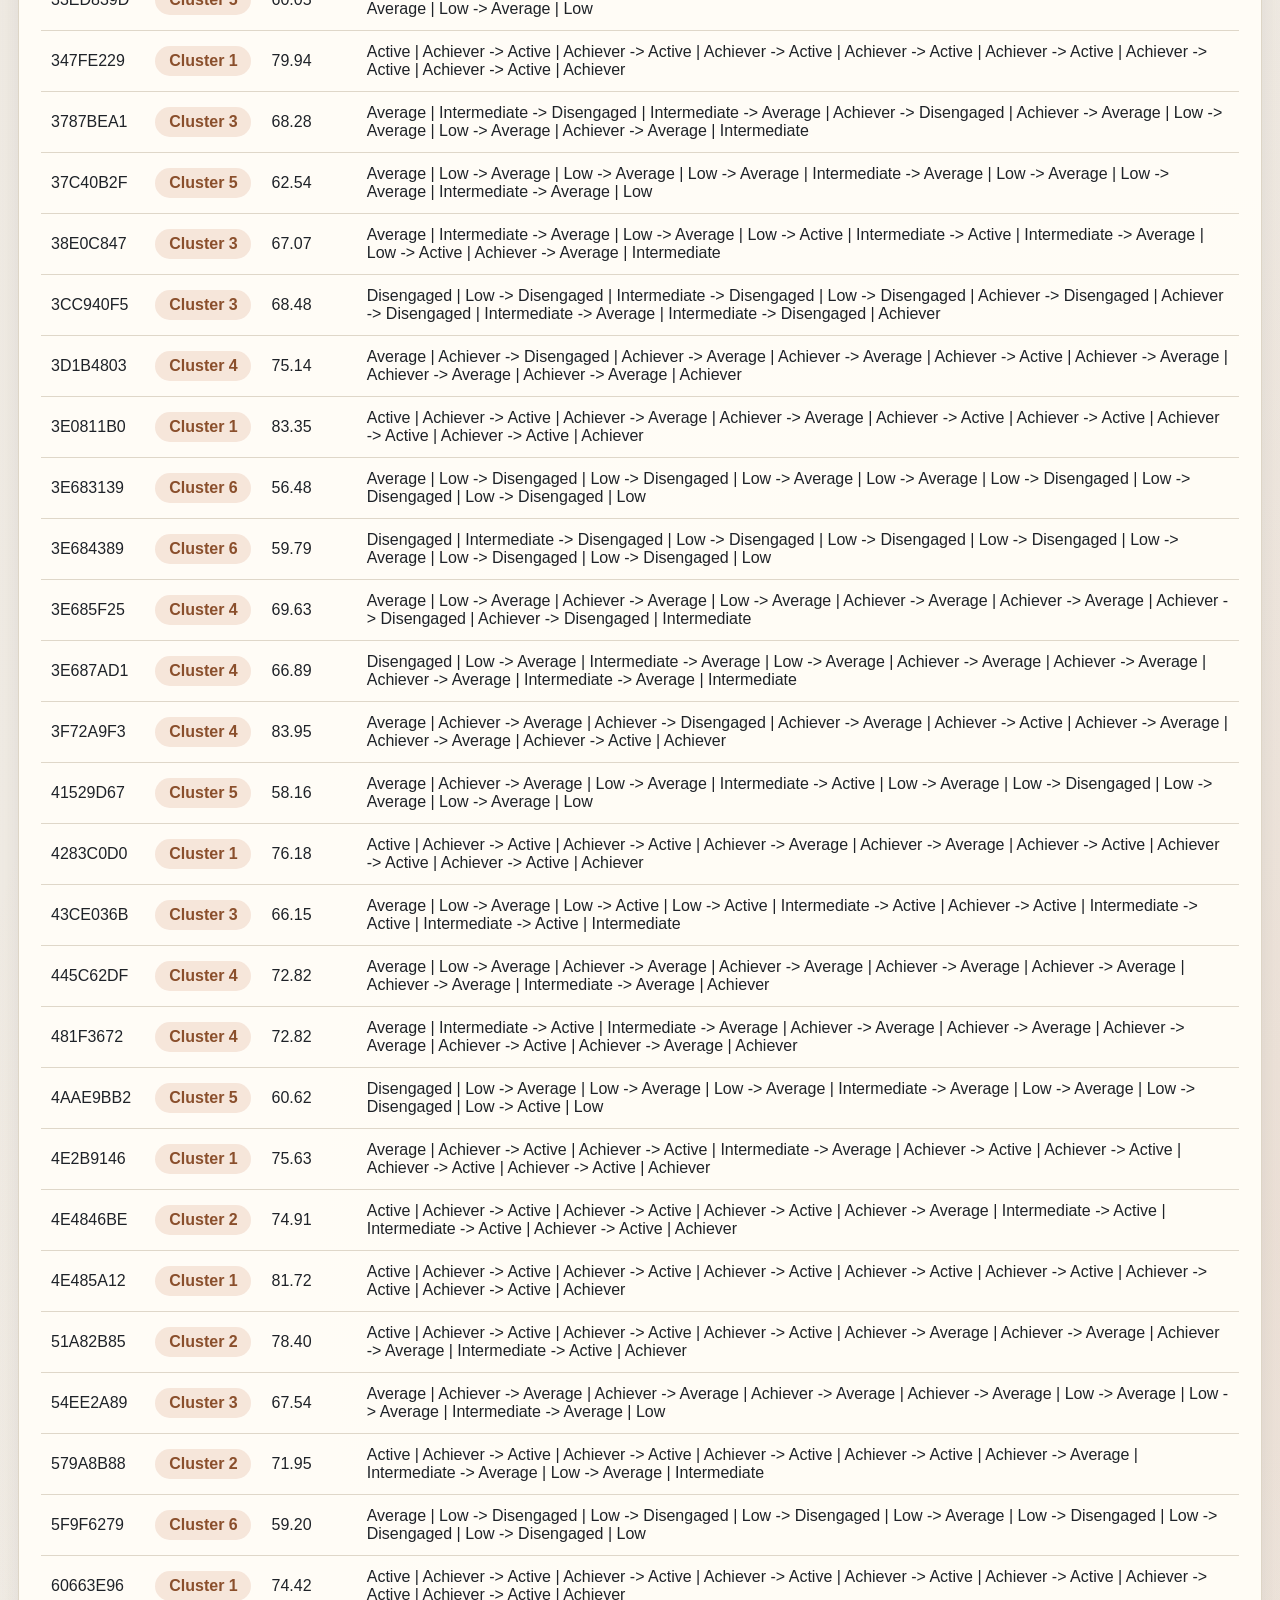
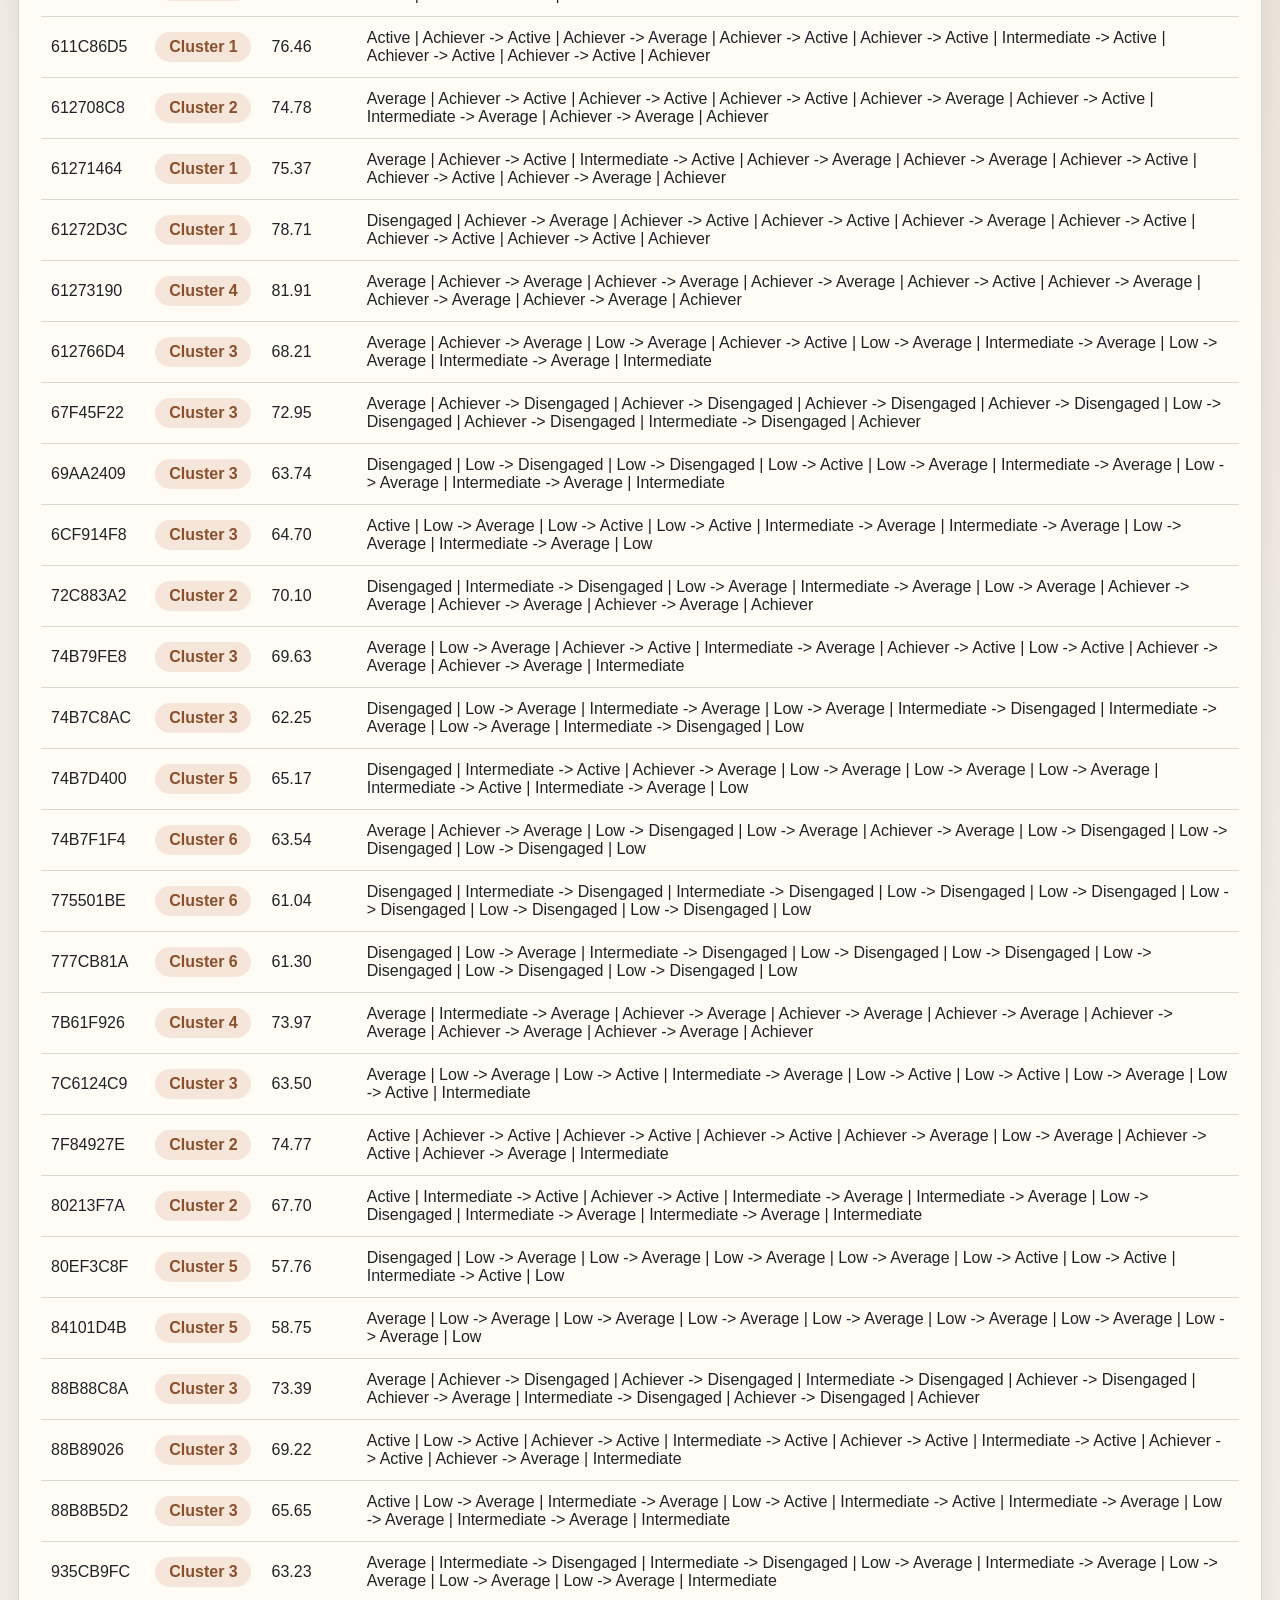
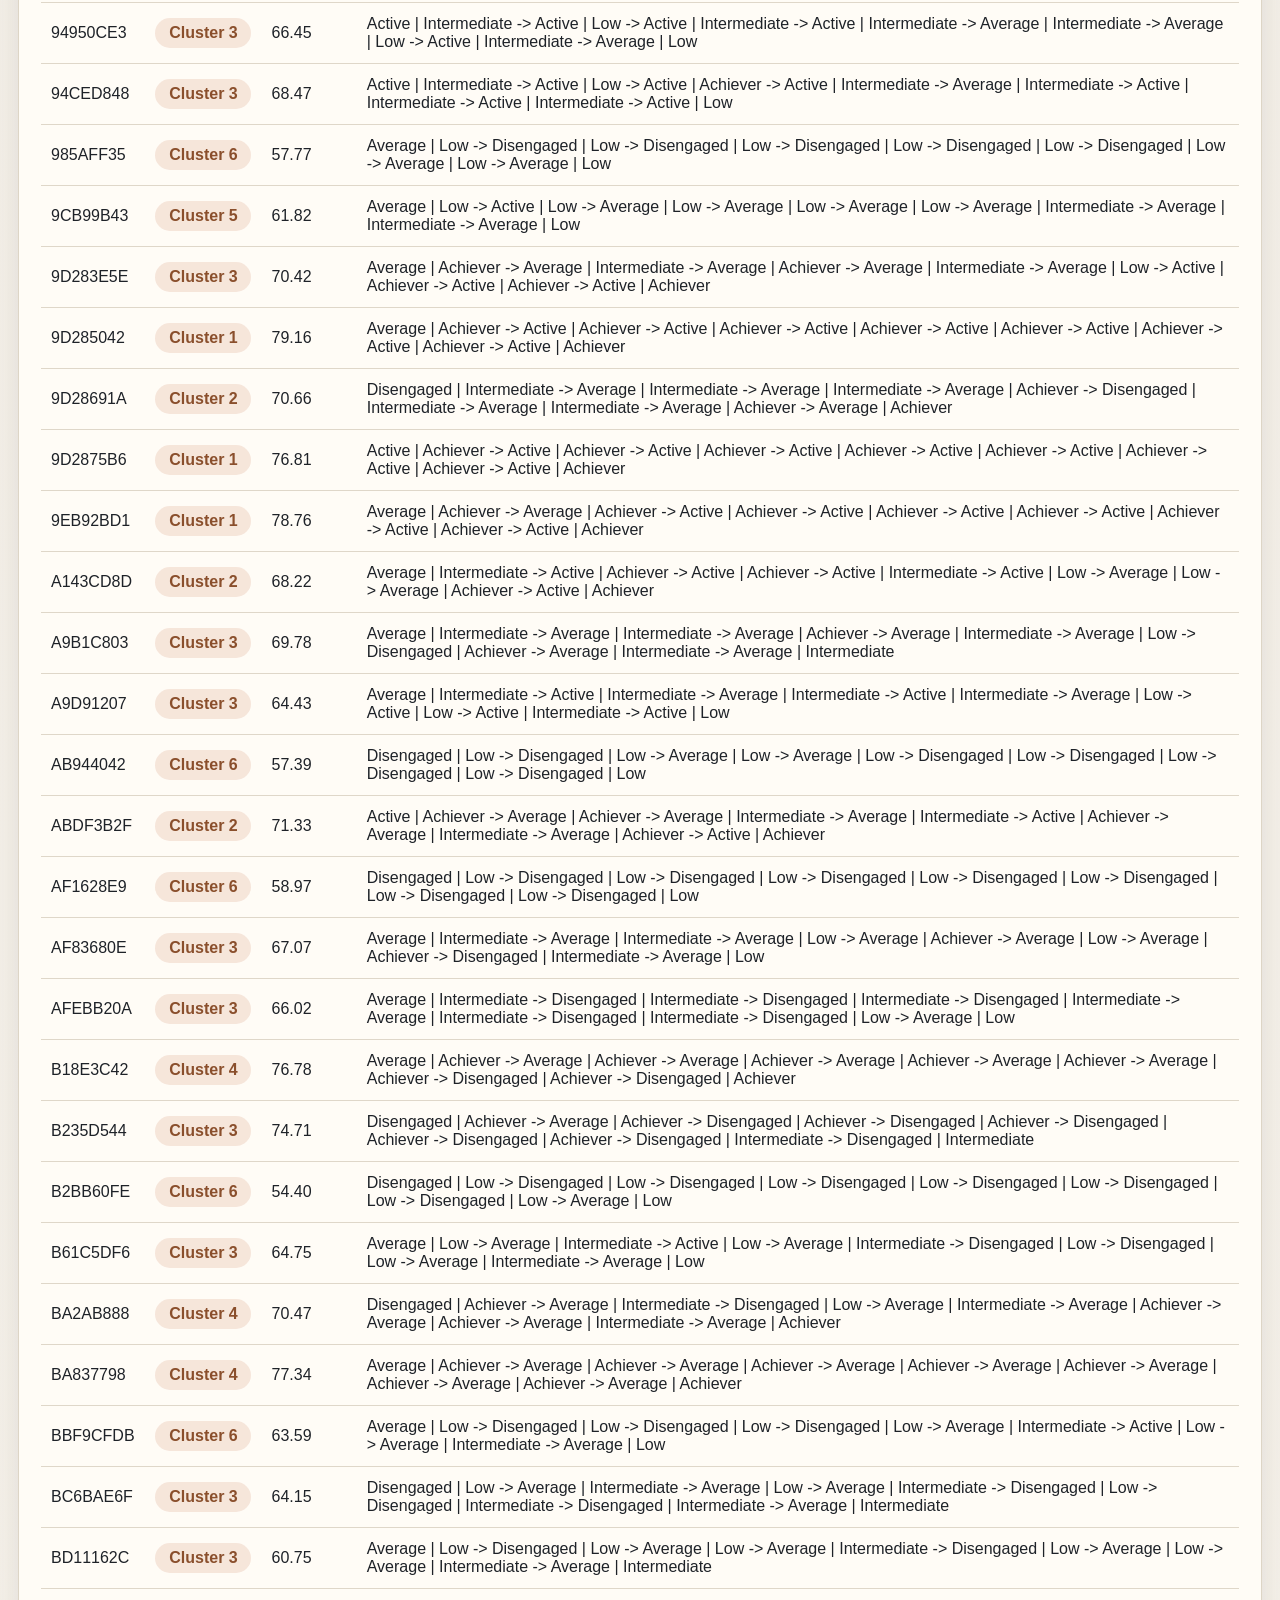
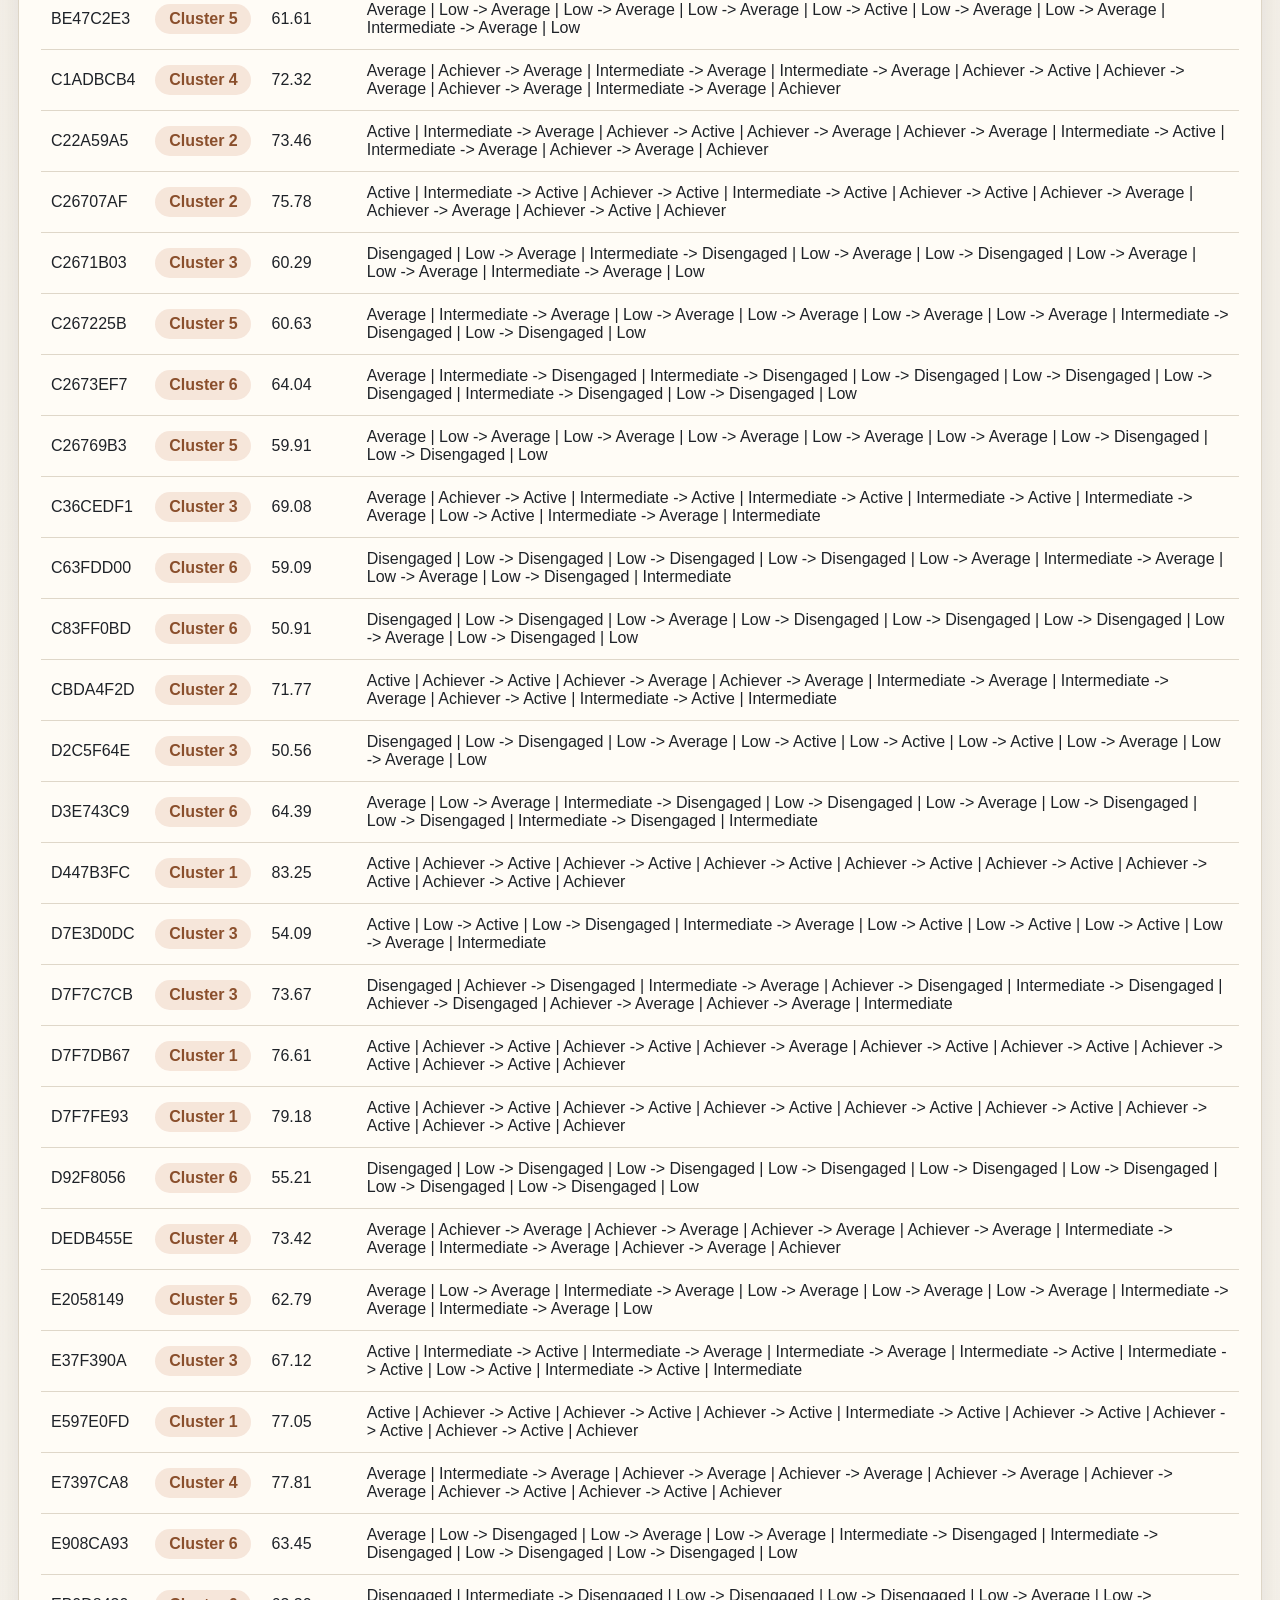
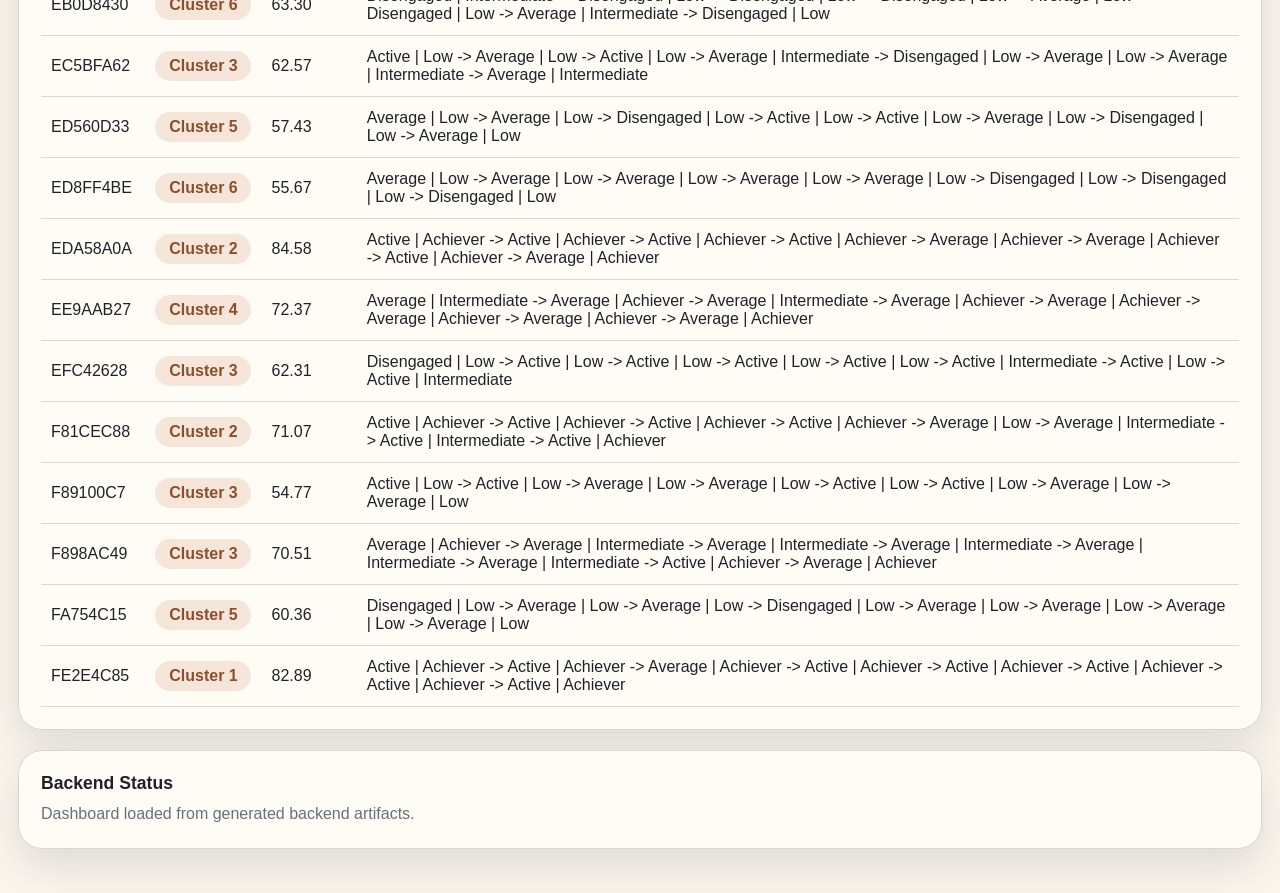
<file: labook-code-main/fyp-ch13-multichannel/frontend/index.html>
<!DOCTYPE html>
<html lang="en">
<head>
    <meta charset="UTF-8">
    <meta name="viewport" content="width=device-width, initial-scale=1.0">
    <title>Multichannel Learning Trajectory Studio</title>
    <link rel="stylesheet" href="css/styles.css">
    <script src="https://cdn.plot.ly/plotly-2.35.2.min.js"></script>
</head>
<body>
    <div class="page-shell">
        <header class="hero">
            <div>
                <p class="eyebrow">BSIT Final Year Project</p>
                <h1>Multichannel Learning Trajectory Studio</h1>
                <p class="hero-copy">
                    A Python-first Chapter 13 package that tracks engagement and achievement together,
                    clusters multichannel learner paths, and lets you test a manual paired-state trajectory.
                </p>
            </div>
            <div class="hero-meta">
                <div class="meta-chip">Backend: Python</div>
                <div class="meta-chip">Model: Multichannel Sequence Clustering</div>
                <div class="meta-chip" id="generatedAt">Waiting for backend output</div>
            </div>
        </header>

        <main>
            <section class="stats-grid">
                <article class="stat-card"><h2>Total Records</h2><p class="stat-value" id="totalRecords">--</p></article>
                <article class="stat-card accent-card"><h2>Unique Students</h2><p class="stat-value" id="uniqueStudents">--</p></article>
                <article class="stat-card muted-card"><h2>Sequence Length</h2><p class="stat-value" id="sequenceLength">--</p></article>
                <article class="stat-card muted-card"><h2>Chosen Clusters</h2><p class="stat-value" id="chosenClusters">--</p></article>
            </section>

            <section class="panel-grid">
                <article class="panel"><div class="panel-heading"><h2>Engagement Distribution</h2><p>State proportions by time point for the engagement channel.</p></div><div class="chart" id="engagementChart"></div></article>
                <article class="panel"><div class="panel-heading"><h2>Achievement Distribution</h2><p>State proportions by time point for the achievement channel.</p></div><div class="chart" id="achievementChart"></div></article>
                <article class="panel"><div class="panel-heading"><h2>Cluster Validation</h2><p>Silhouette scores across candidate multichannel cluster counts.</p></div><div class="chart" id="clusterValidationChart"></div></article>
                <article class="panel"><div class="panel-heading"><h2>Cluster Mean Final Grade</h2><p>Average outcome level for each discovered multichannel cluster.</p></div><div class="chart" id="clusterGradeChart"></div></article>
            </section>

            <section class="panel">
                <div class="panel-heading"><h2>Cluster Prototypes</h2><p>Most typical paired engagement and achievement paths for each cluster.</p></div>
                <div class="prototype-list" id="prototypeList"></div>
            </section>

            <section class="panel manual-panel">
                <div class="panel-heading"><h2>Manual Multichannel Demo</h2><p>Select both engagement and achievement for each of the eight sequence positions.</p></div>
                <div class="manual-layout">
                    <form id="manualForm" class="input-grid"></form>
                    <div class="manual-output">
                        <div class="result-card" id="manualSummary">Awaiting manual state input.</div>
                        <div class="chart compact-chart" id="manualClusterChart"></div>
                    </div>
                </div>
            </section>

            <section class="panel wide-panel">
                <div class="panel-heading with-controls">
                    <div>
                        <h2>Trajectory Samples</h2>
                        <p>Student multichannel paths exported by the Python backend.</p>
                    </div>
                    <input id="sampleSearch" type="search" placeholder="Search by student id or cluster">
                </div>
                <div class="table-wrapper">
                    <table>
                        <thead>
                            <tr>
                                <th>Student</th>
                                <th>Cluster</th>
                                <th>Final Grade</th>
                                <th>Multichannel Path</th>
                            </tr>
                        </thead>
                        <tbody id="sampleTableBody"></tbody>
                    </table>
                </div>
            </section>

            <section class="panel status-panel"><h2>Backend Status</h2><p id="statusMessage">Loading dashboard data...</p></section>
        </main>
    </div>
    <script src="js/app.js"></script>
</body>
</html>
</file>
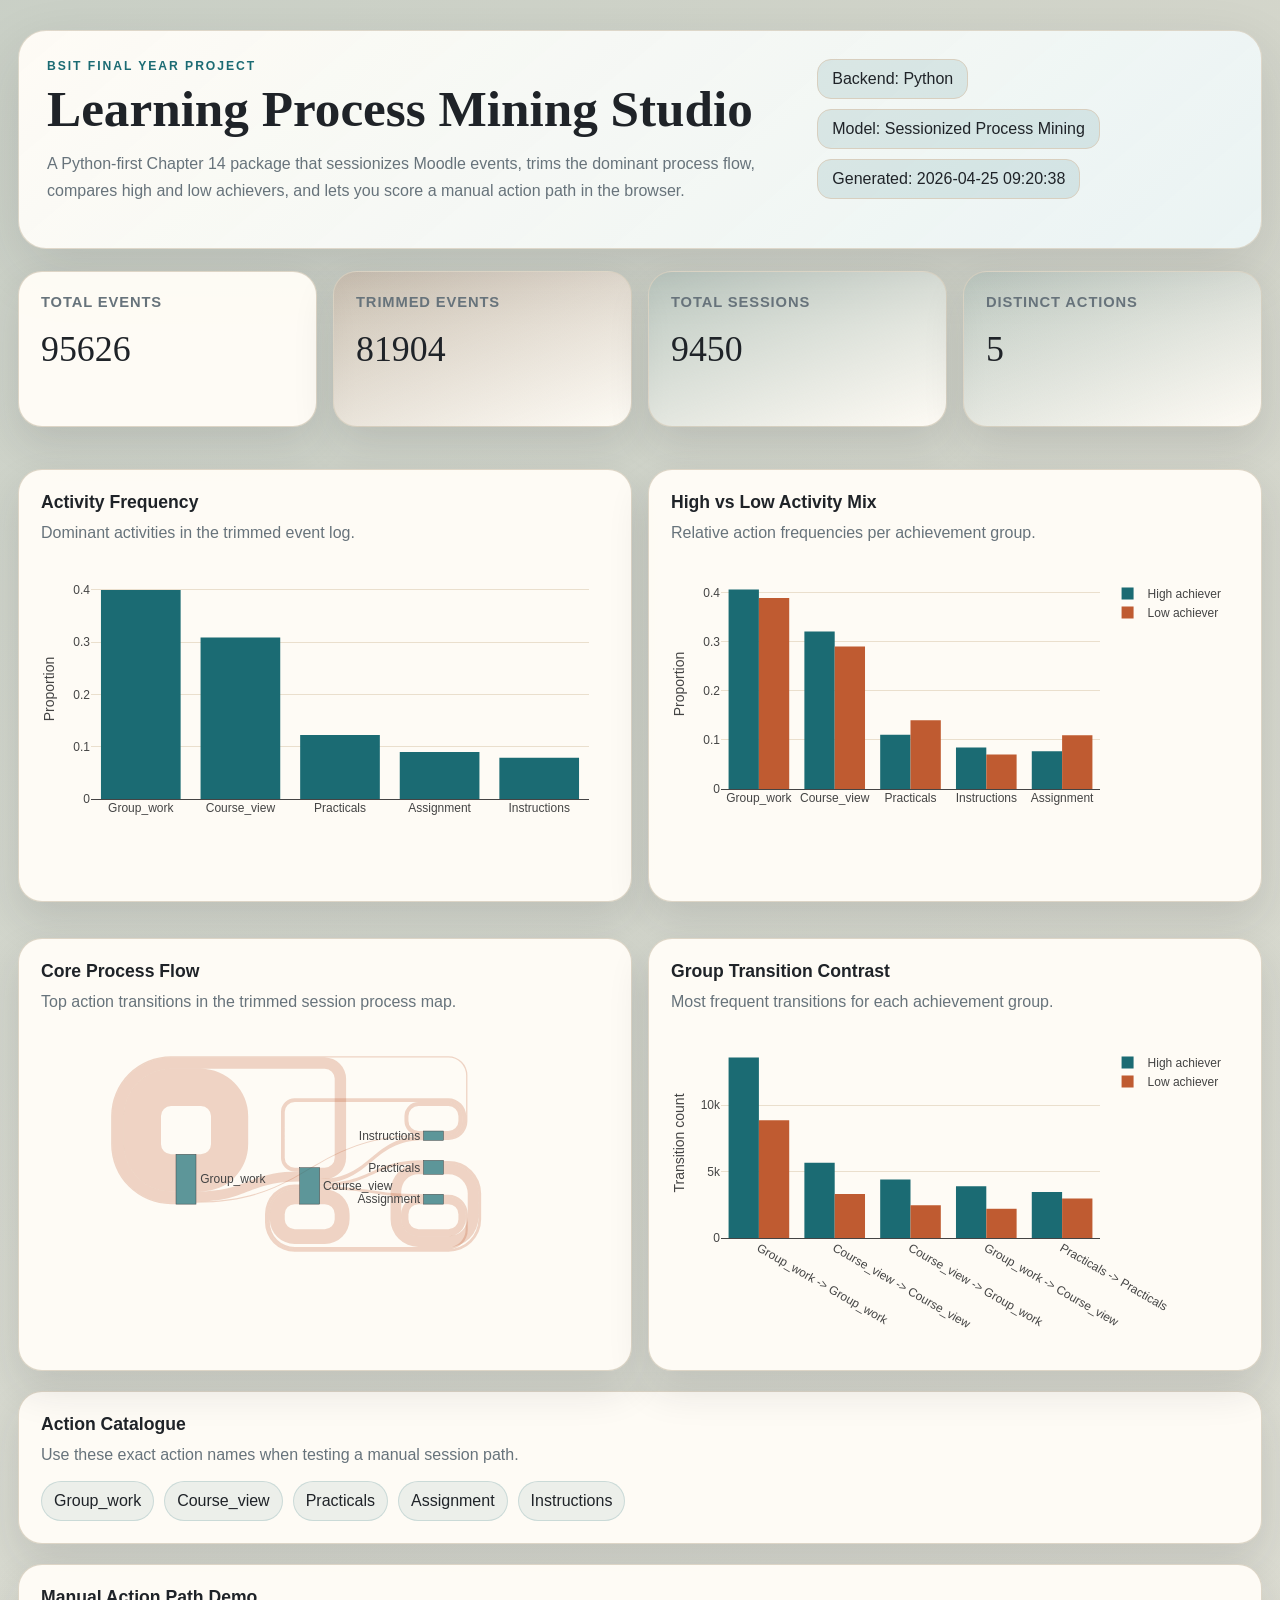
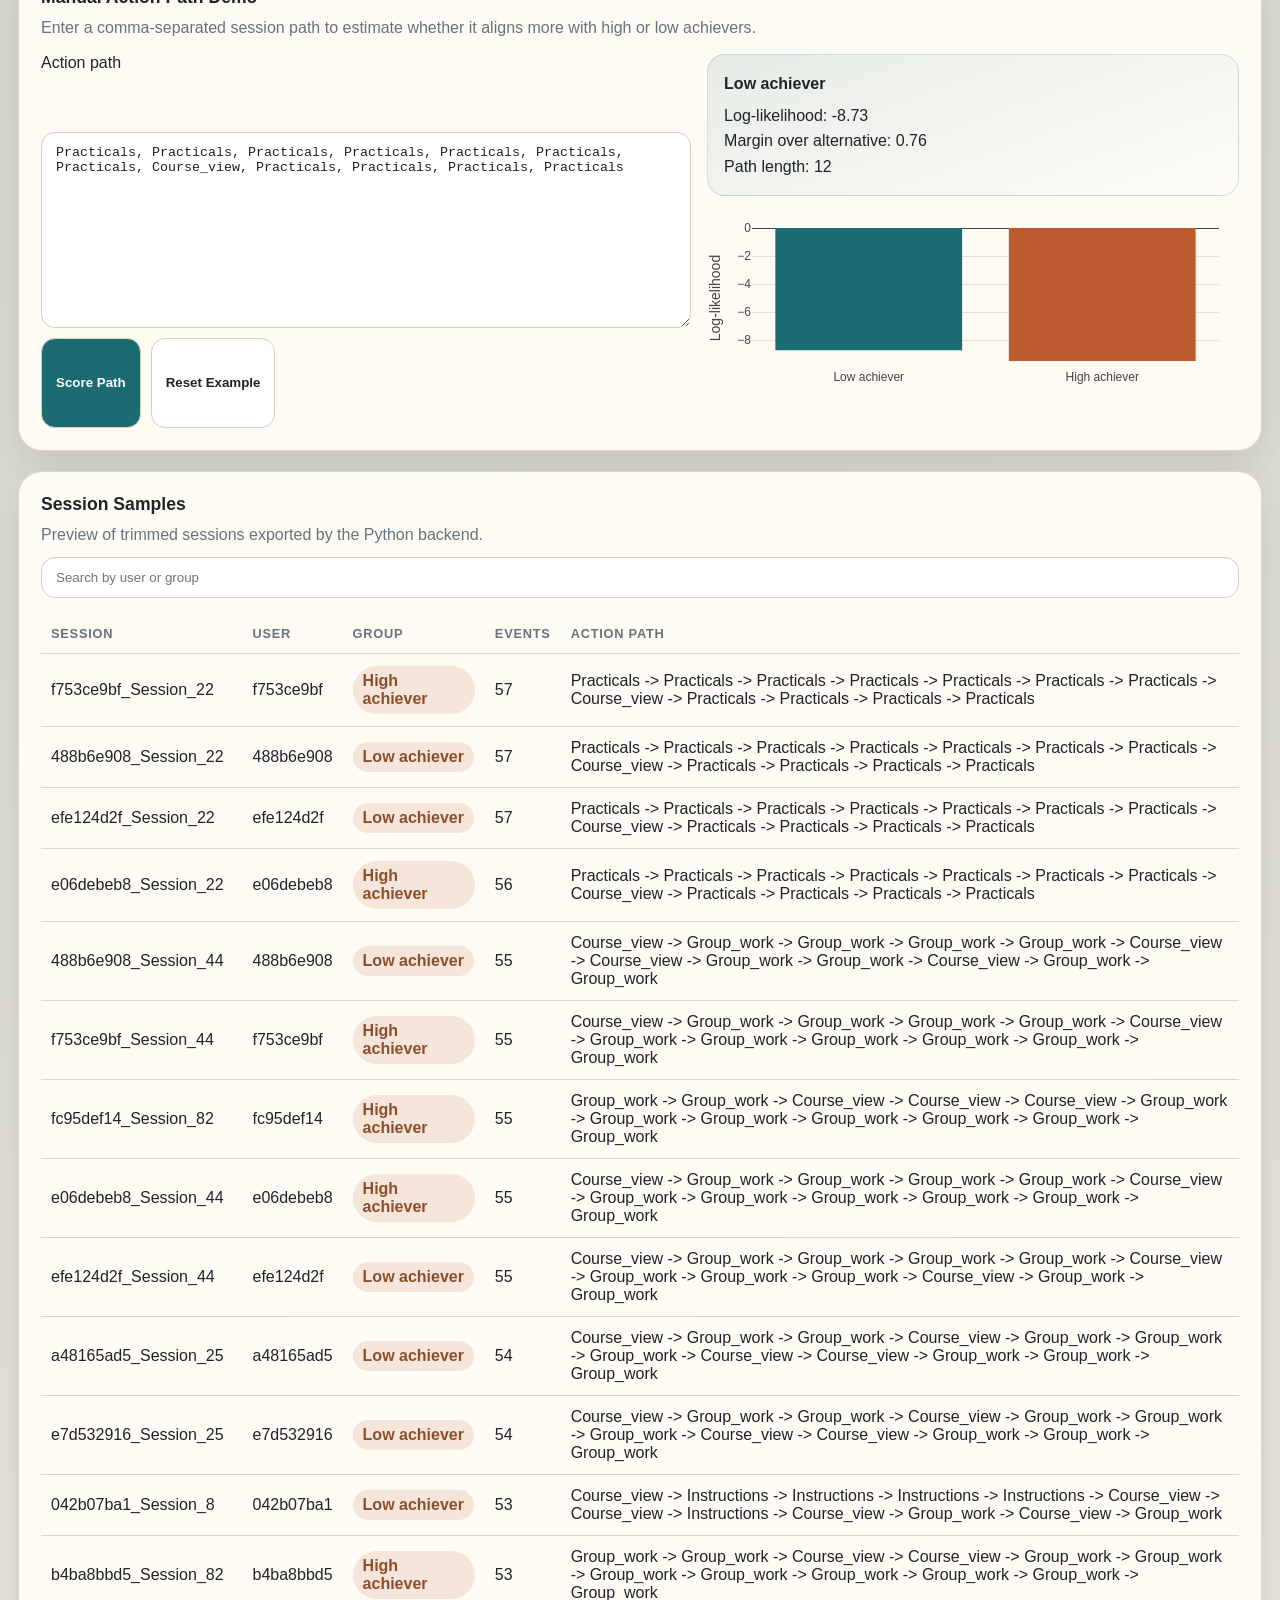
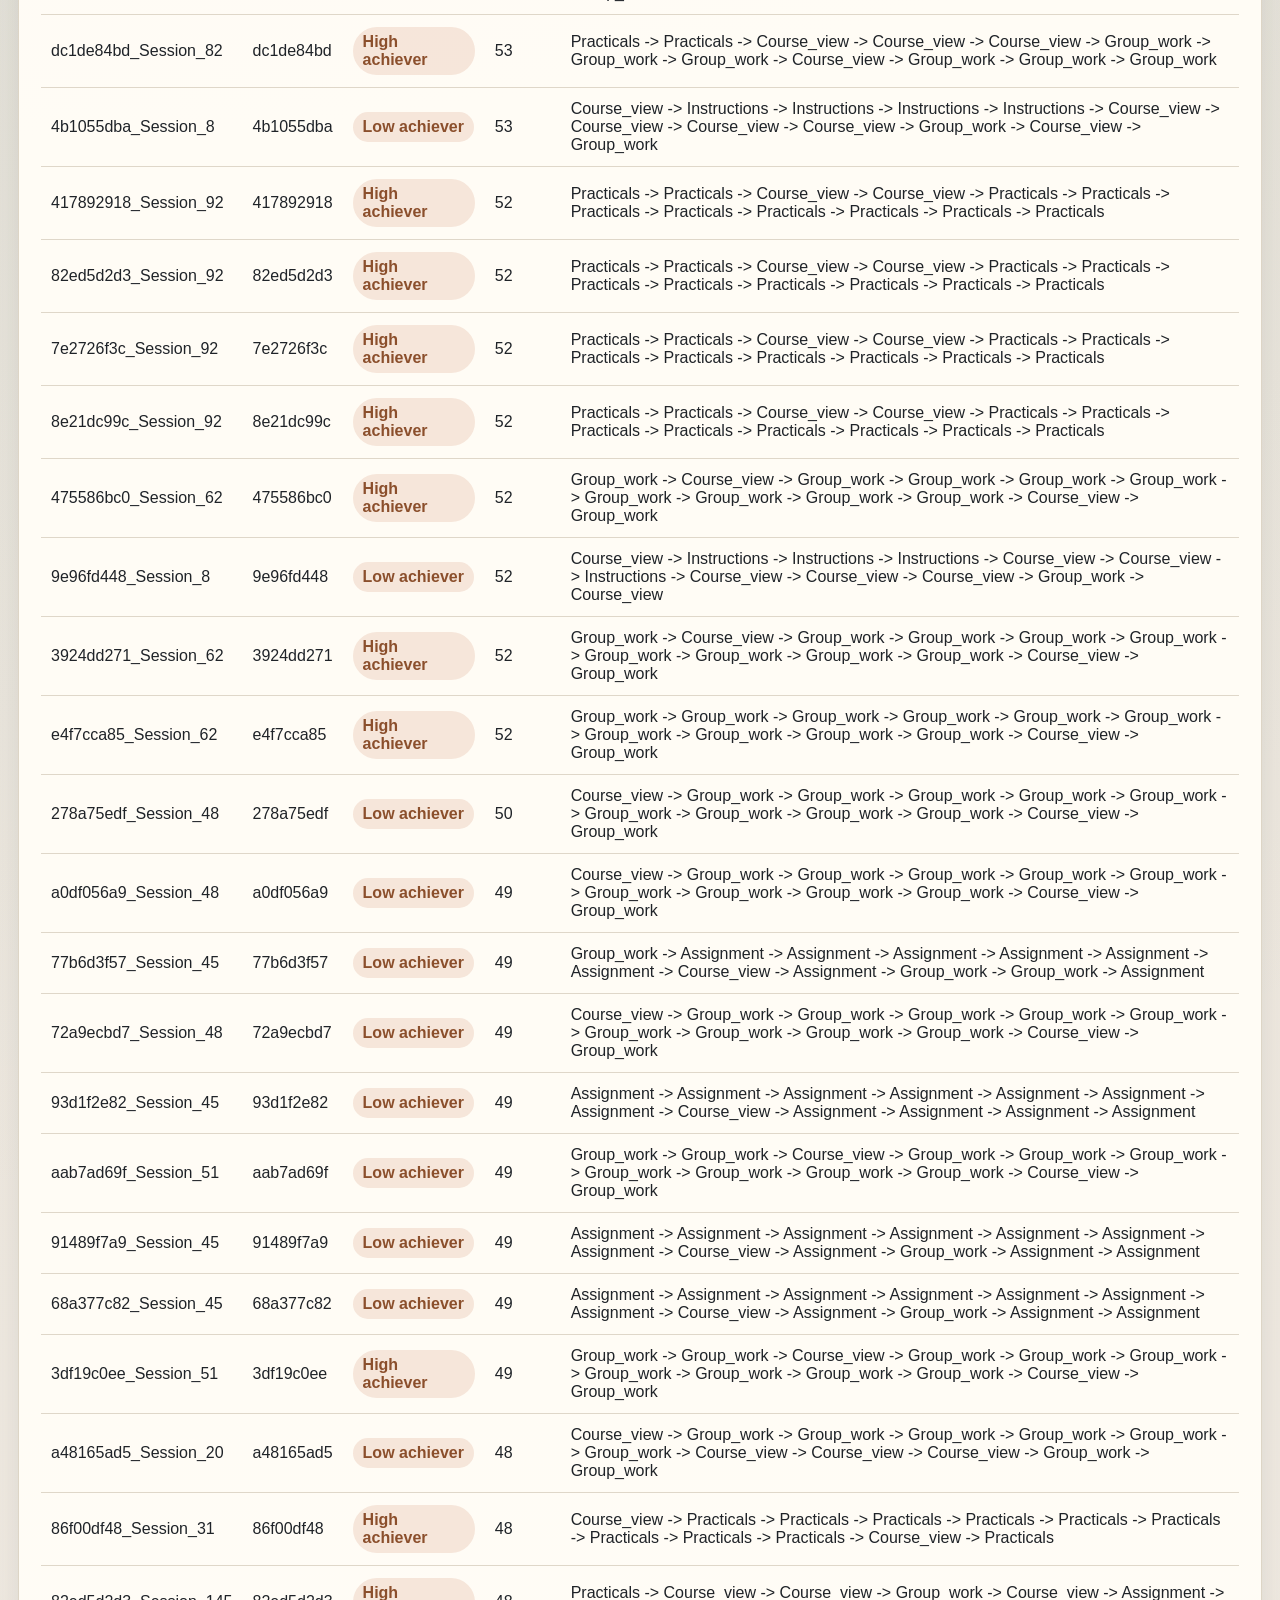
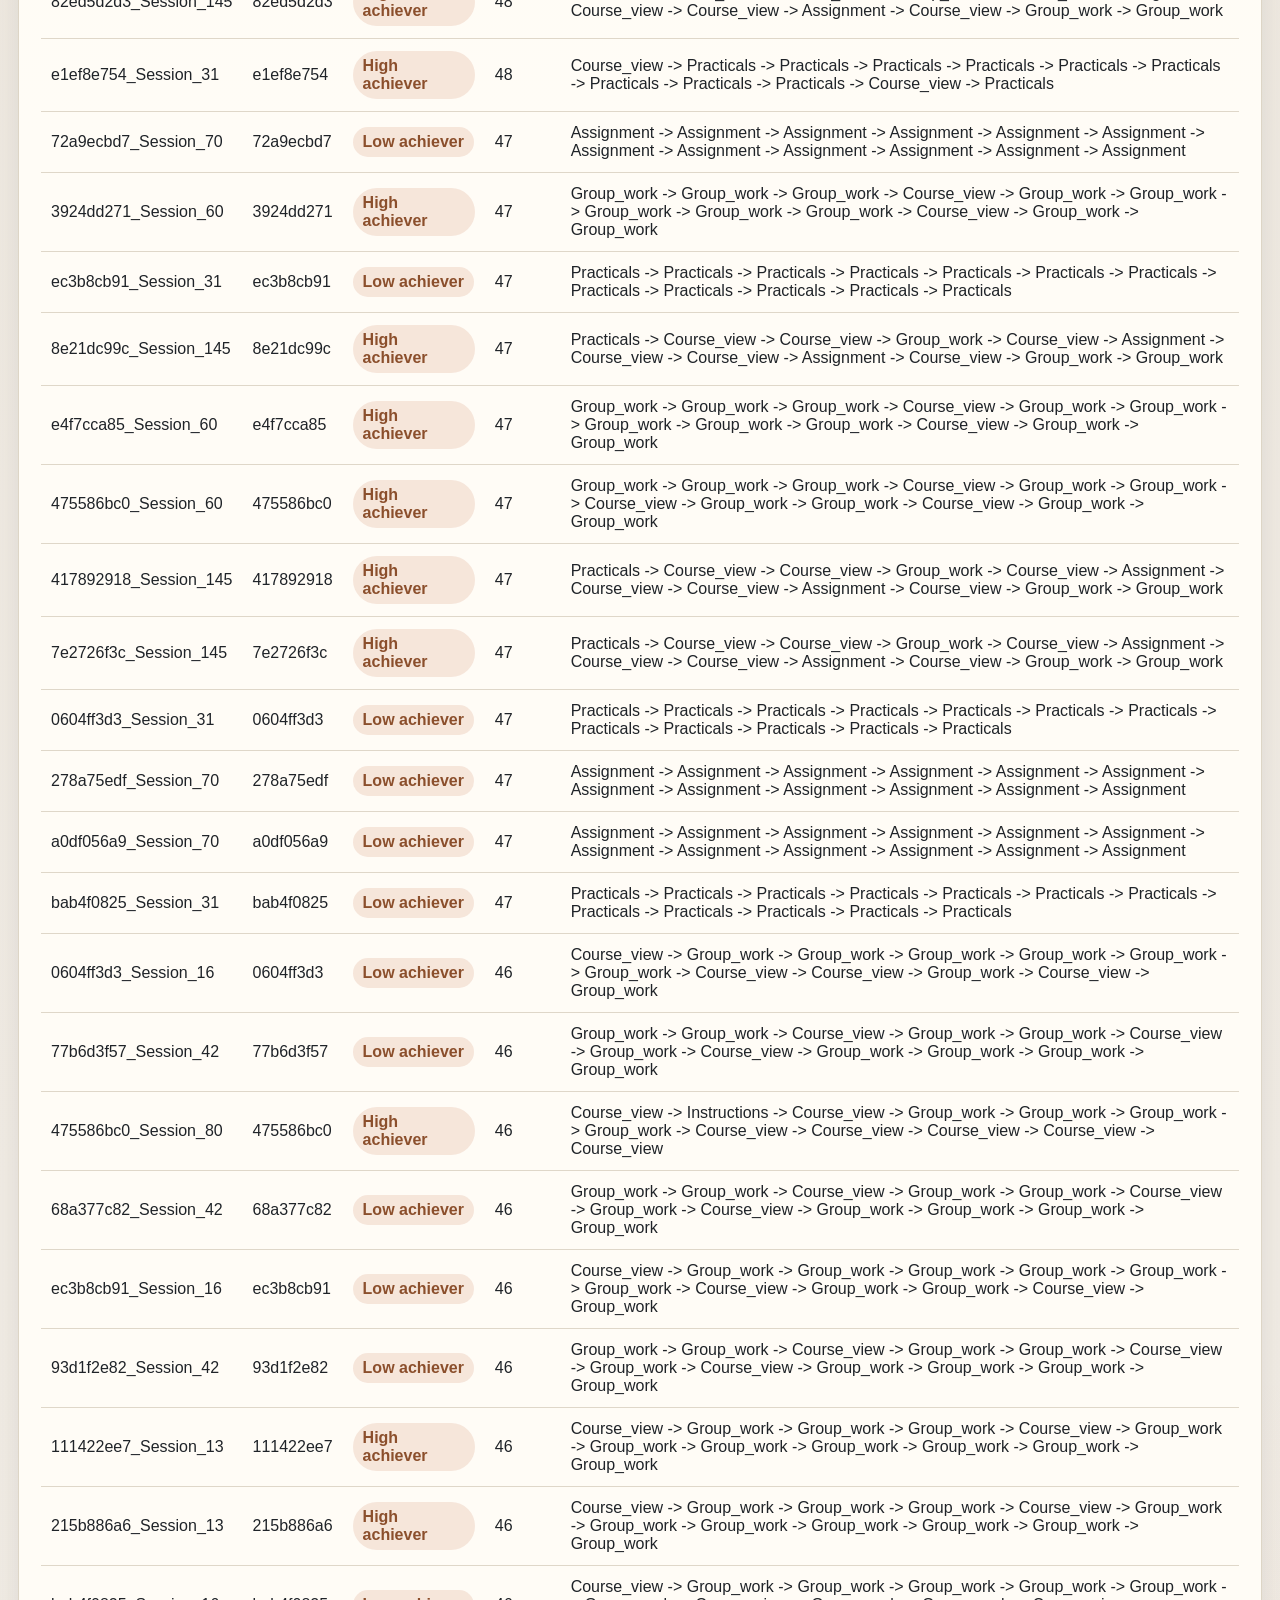
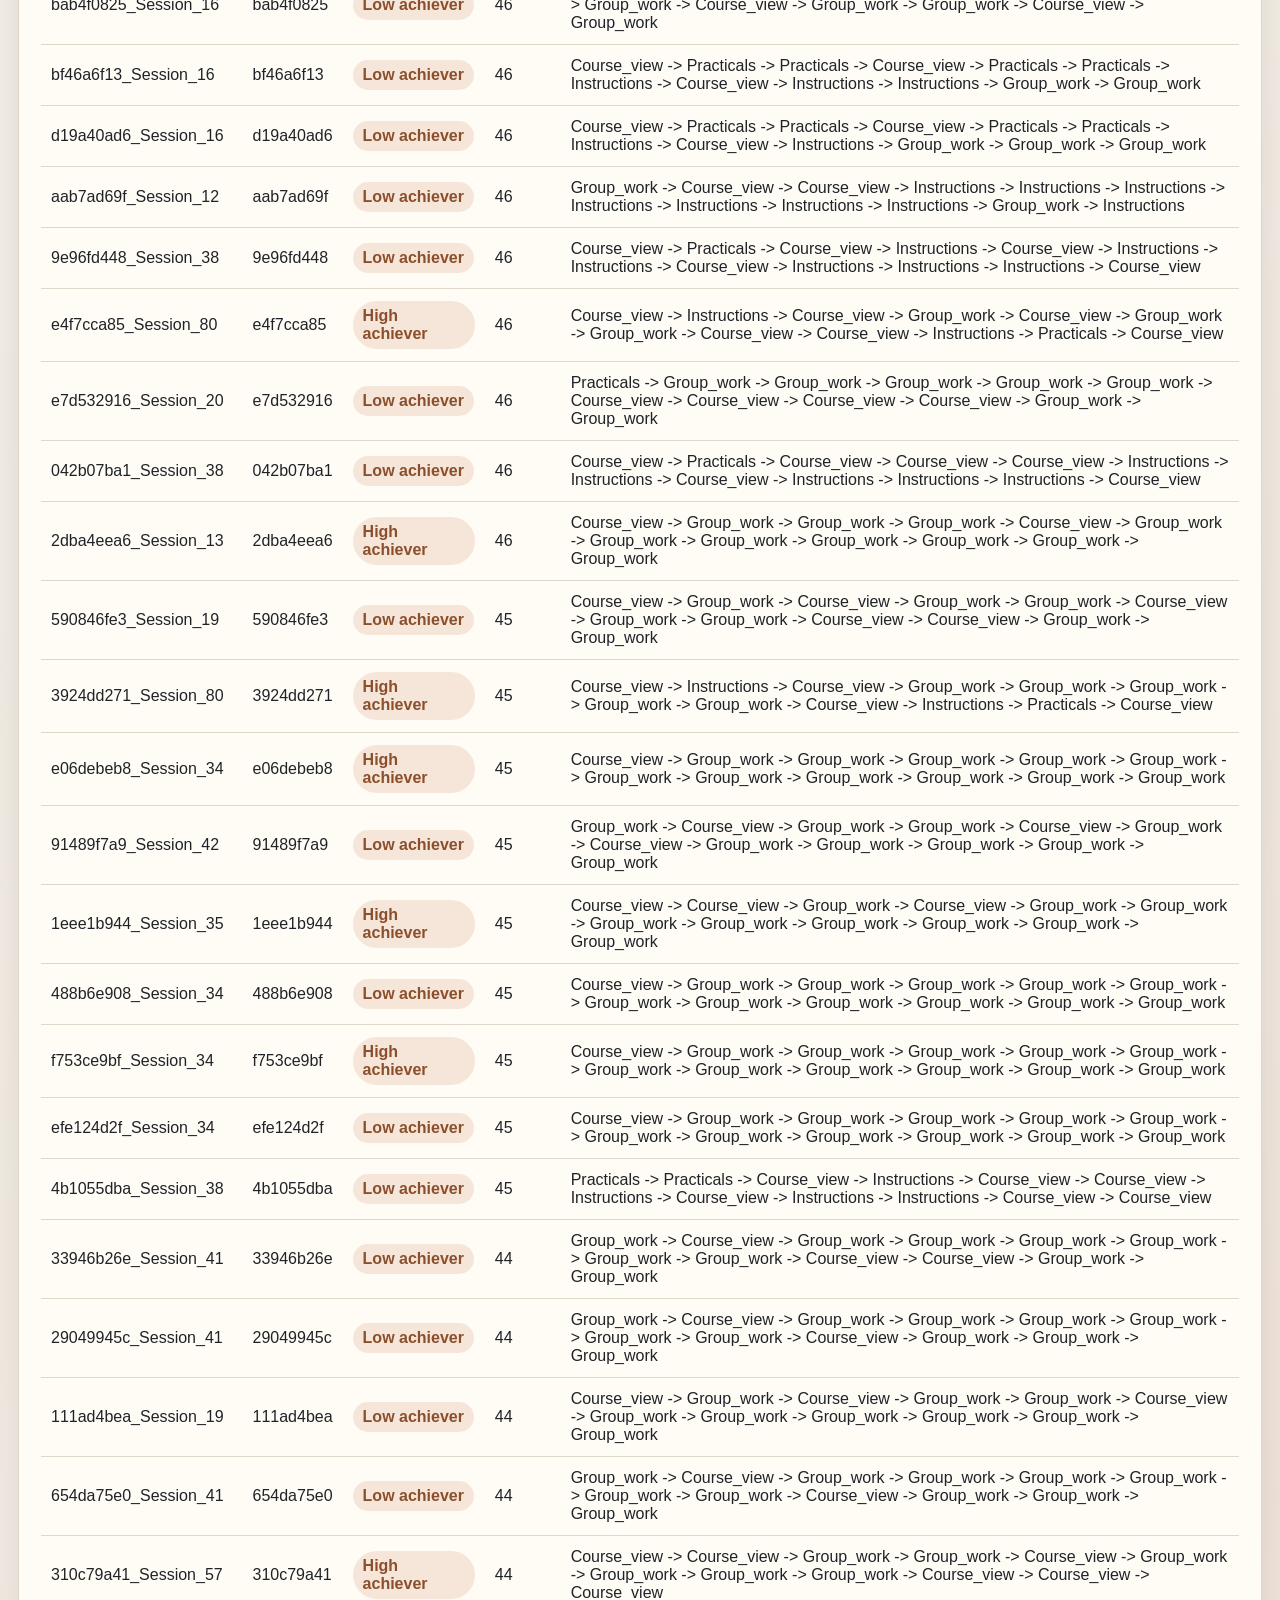
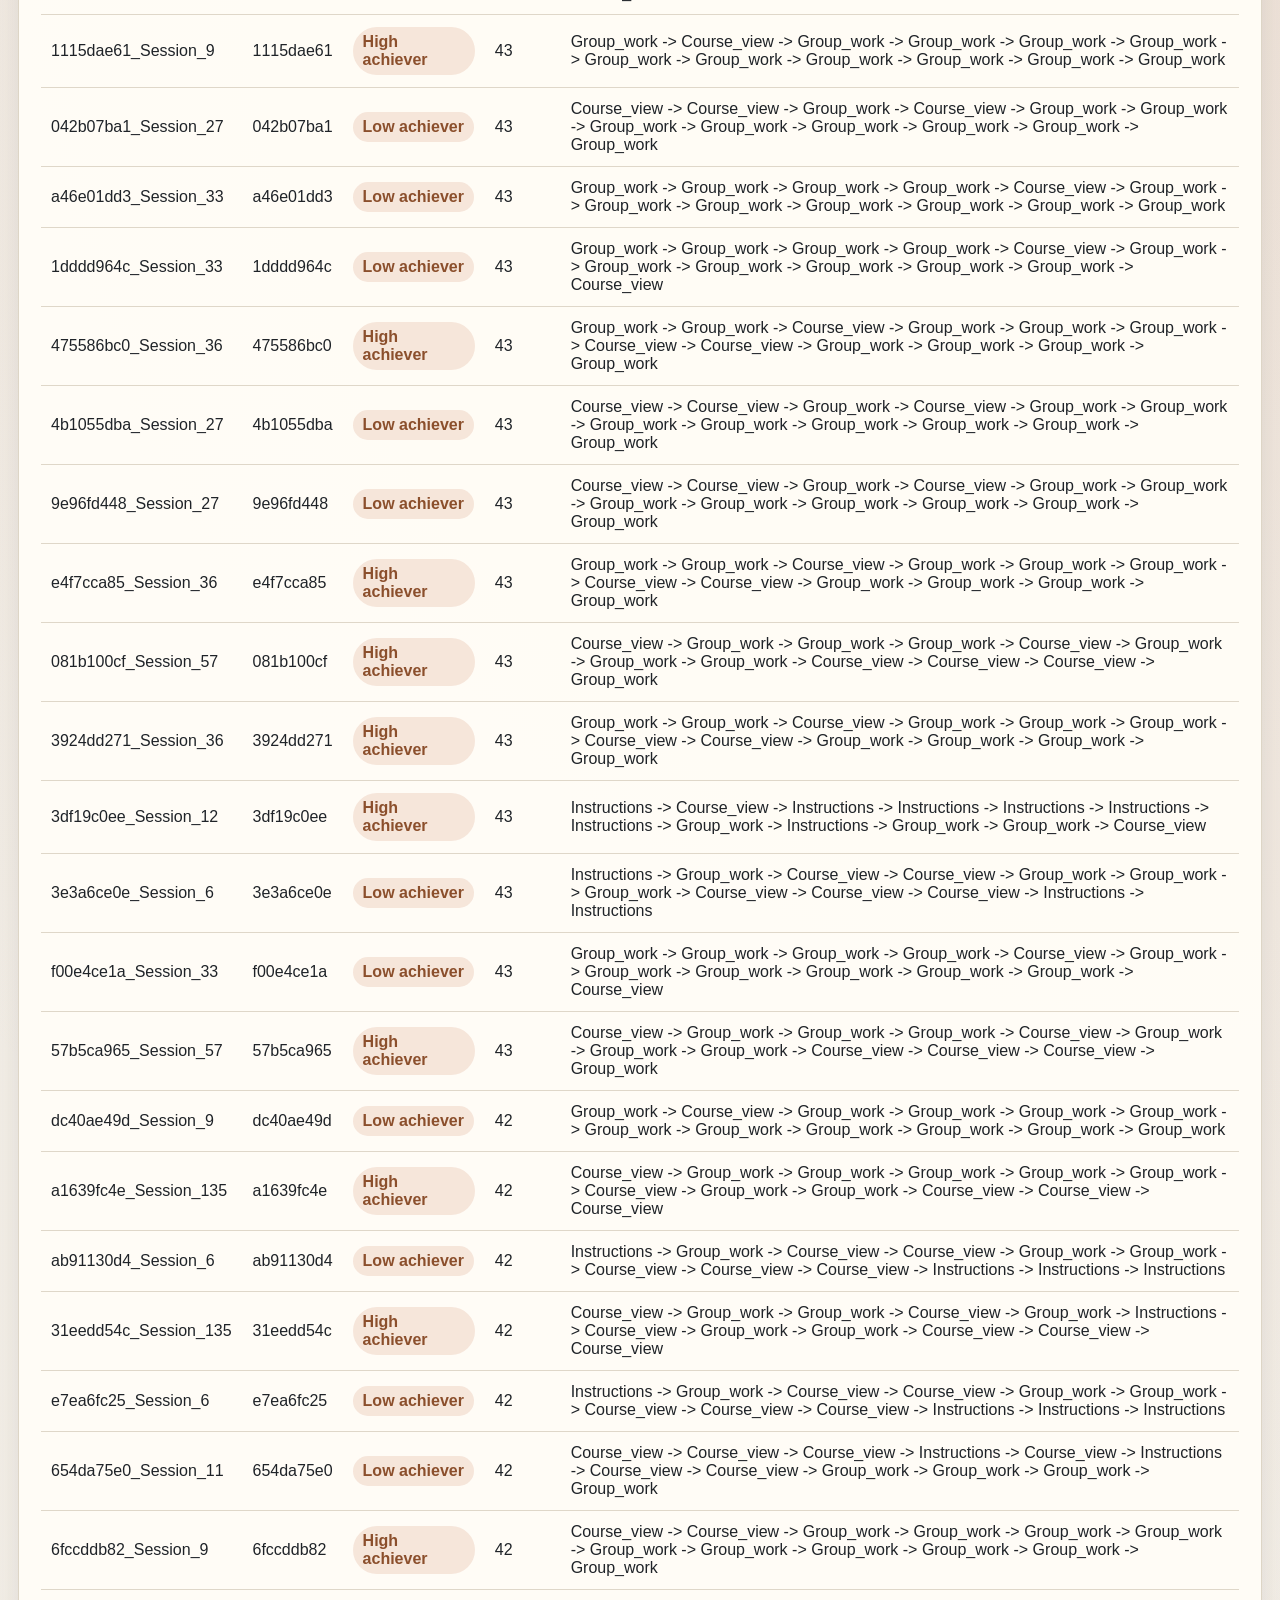
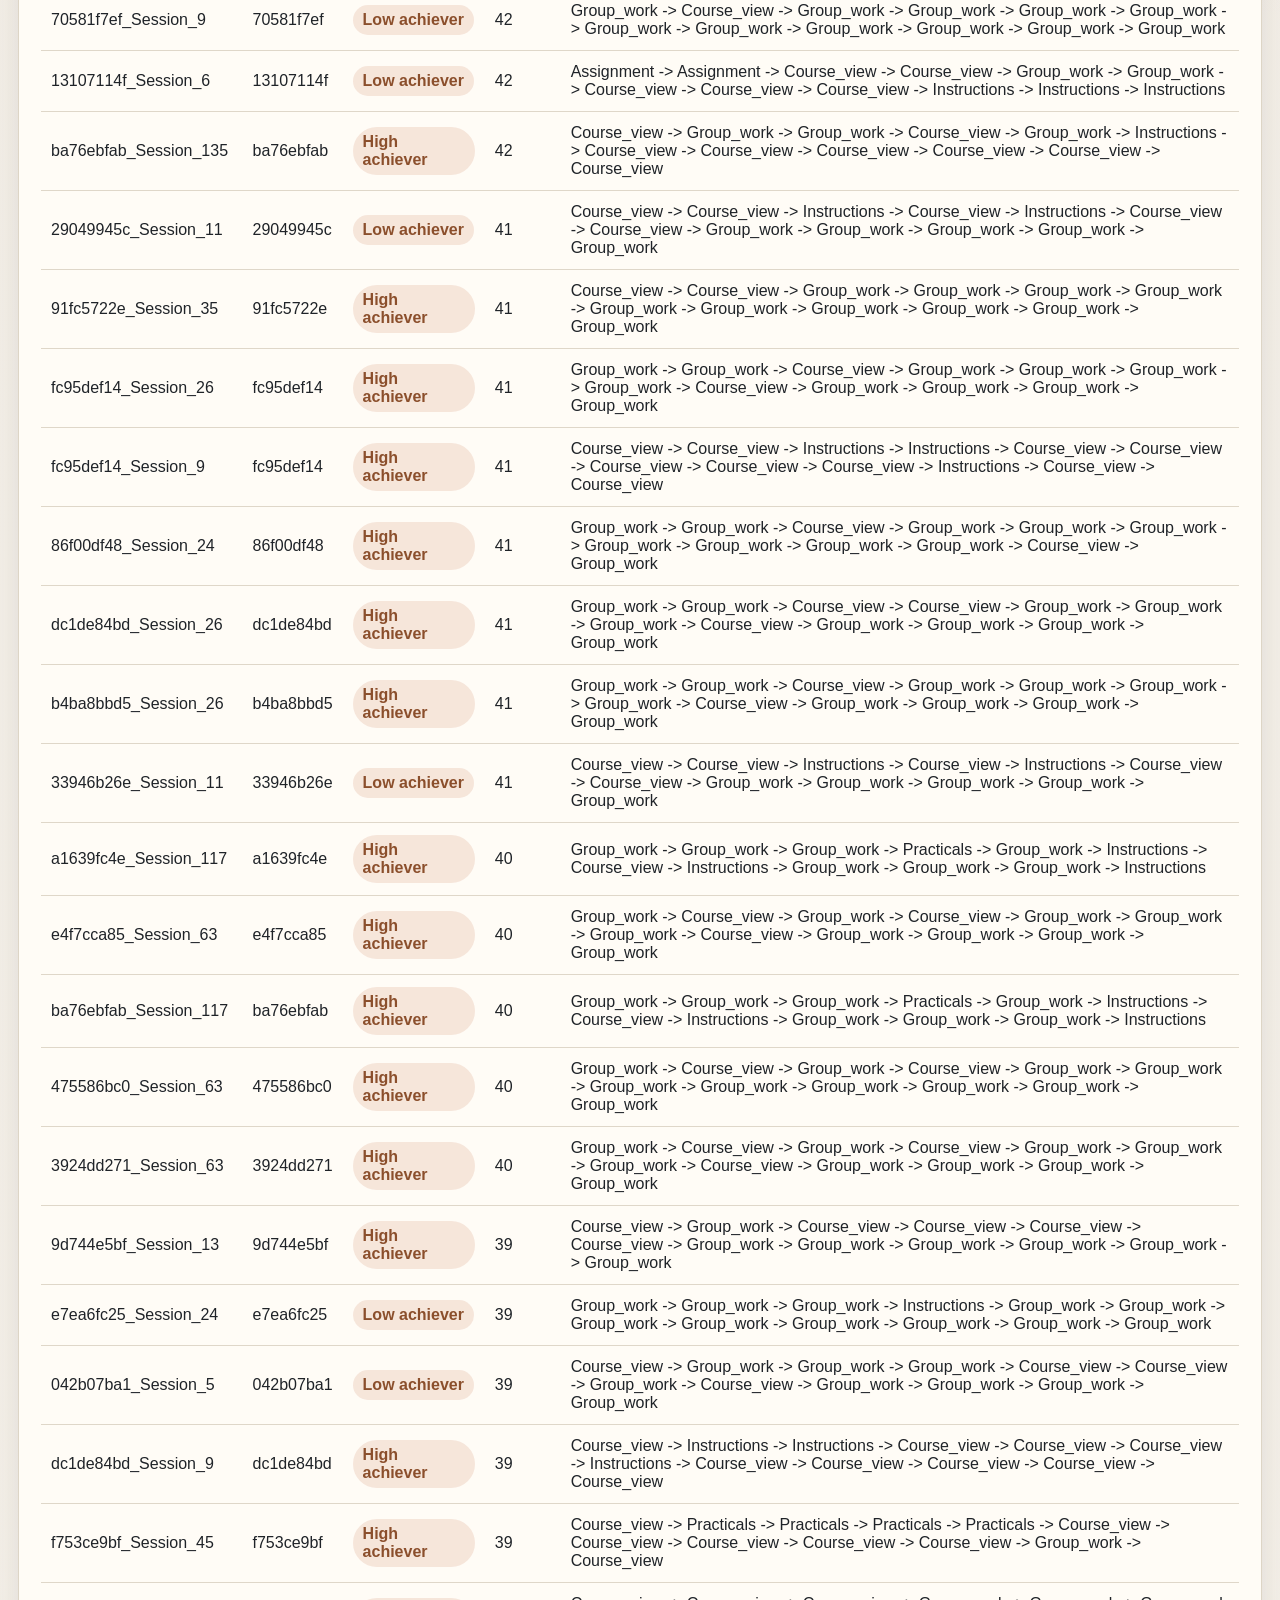
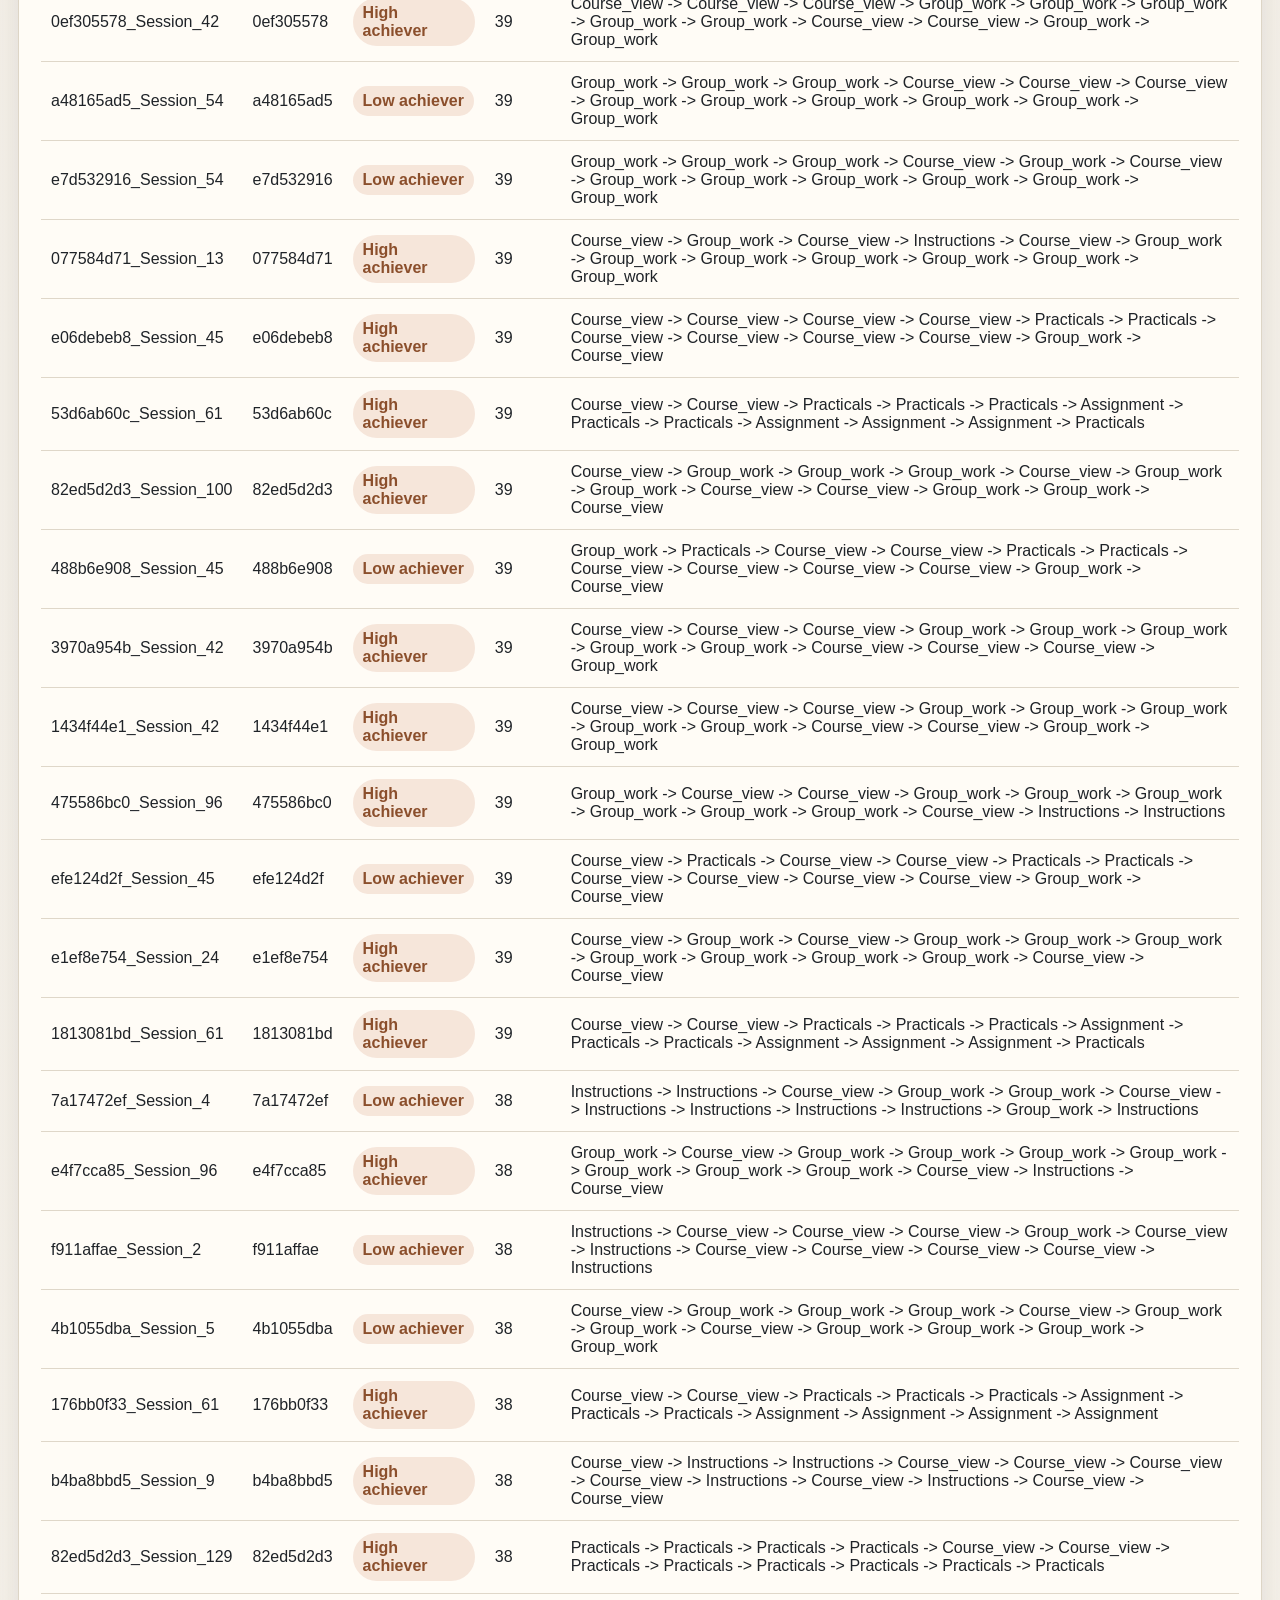
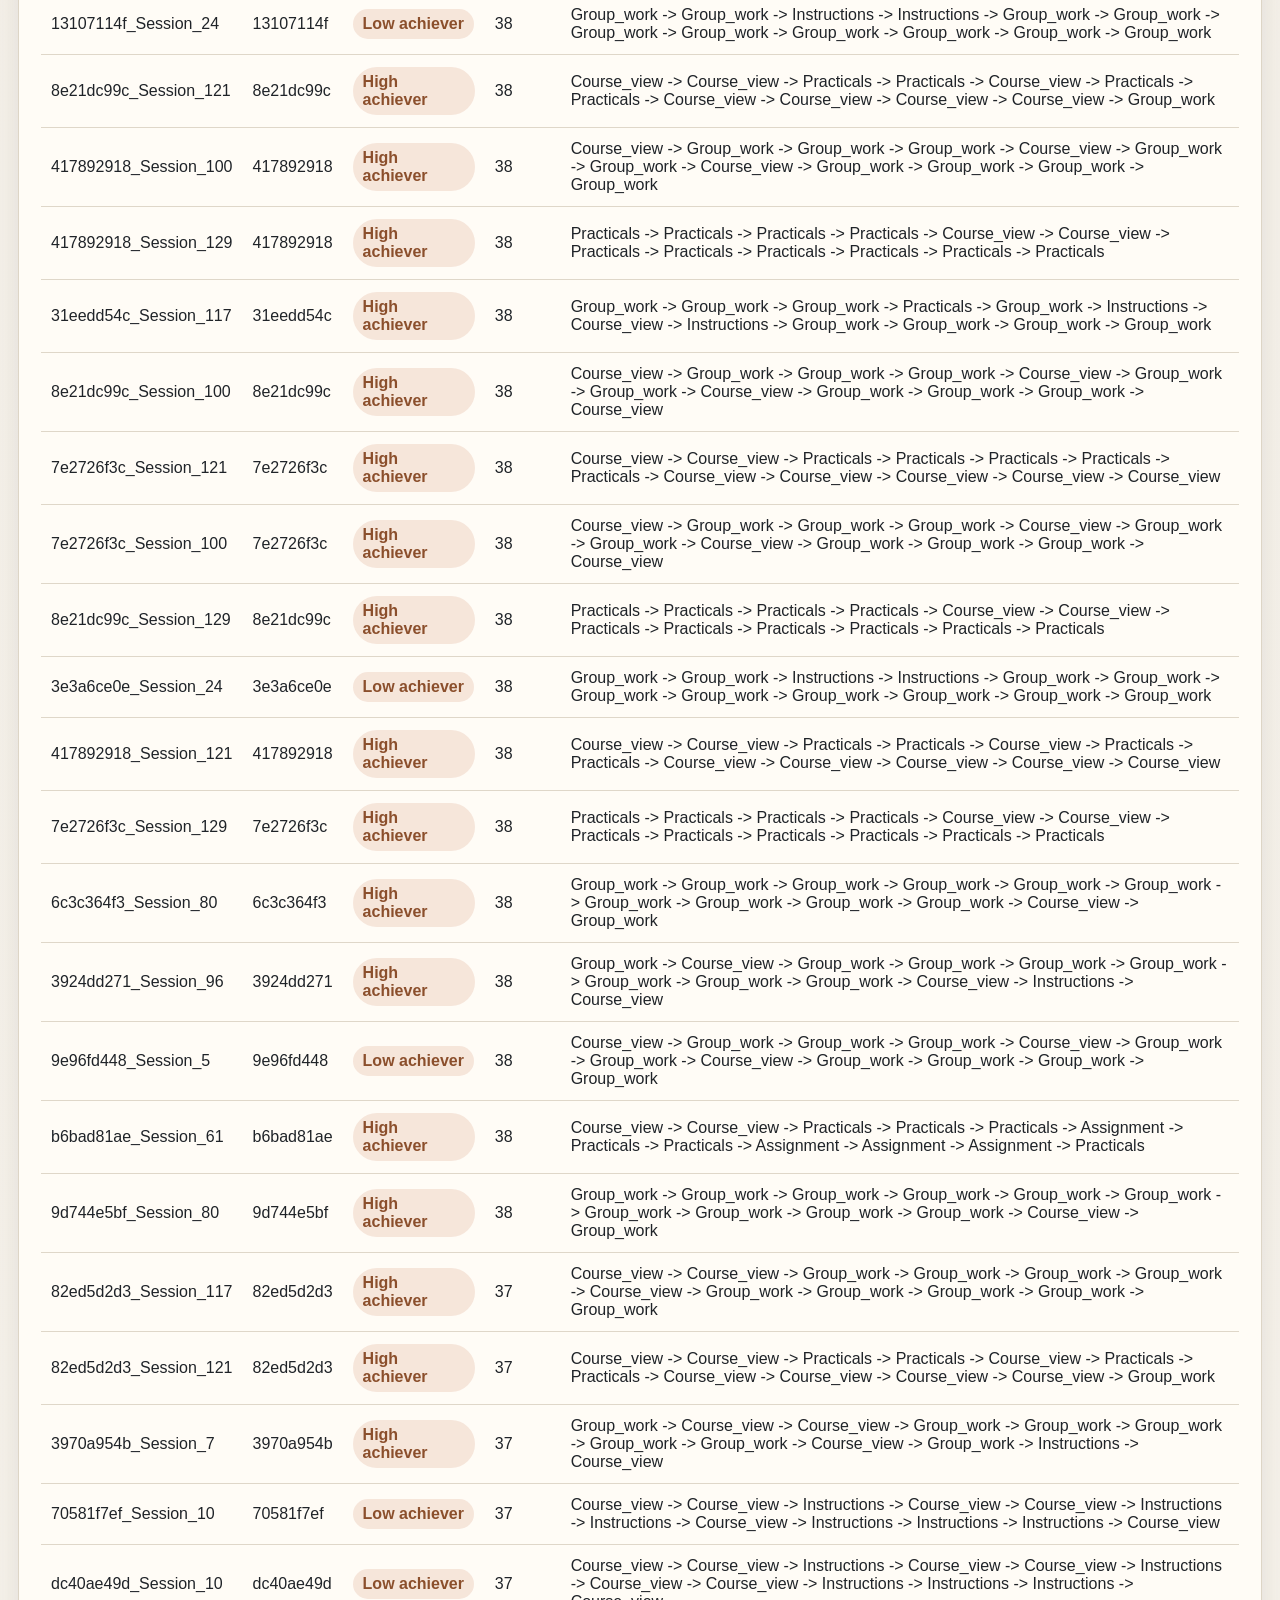
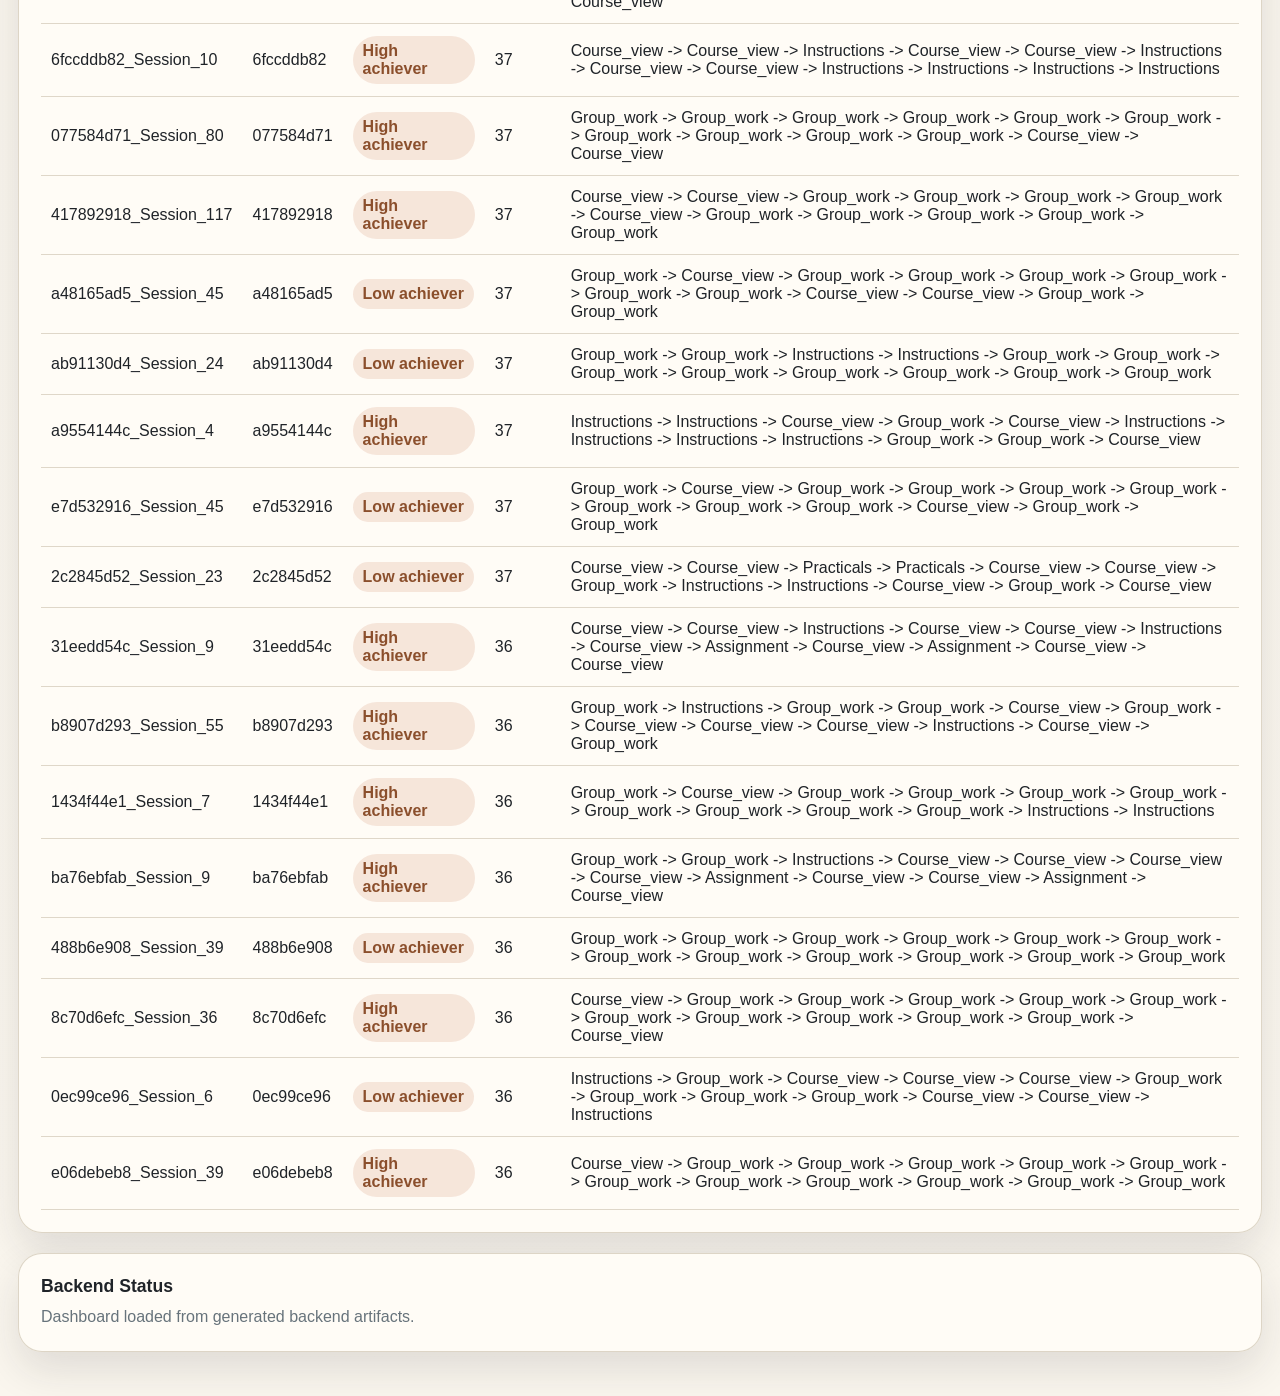
<file: labook-code-main/fyp-ch14-process-mining/frontend/index.html>
<!DOCTYPE html>
<html lang="en">
<head>
    <meta charset="UTF-8">
    <meta name="viewport" content="width=device-width, initial-scale=1.0">
    <title>Learning Process Mining Studio</title>
    <link rel="stylesheet" href="css/styles.css">
    <script src="https://cdn.plot.ly/plotly-2.35.2.min.js"></script>
</head>
<body>
    <div class="page-shell">
        <header class="hero">
            <div>
                <p class="eyebrow">BSIT Final Year Project</p>
                <h1>Learning Process Mining Studio</h1>
                <p class="hero-copy">
                    A Python-first Chapter 14 package that sessionizes Moodle events, trims the dominant process flow,
                    compares high and low achievers, and lets you score a manual action path in the browser.
                </p>
            </div>
            <div class="hero-meta">
                <div class="meta-chip">Backend: Python</div>
                <div class="meta-chip">Model: Sessionized Process Mining</div>
                <div class="meta-chip" id="generatedAt">Waiting for backend output</div>
            </div>
        </header>

        <main>
            <section class="stats-grid">
                <article class="stat-card"><h2>Total Events</h2><p class="stat-value" id="totalEvents">--</p></article>
                <article class="stat-card accent-card"><h2>Trimmed Events</h2><p class="stat-value" id="trimmedEvents">--</p></article>
                <article class="stat-card muted-card"><h2>Total Sessions</h2><p class="stat-value" id="totalSessions">--</p></article>
                <article class="stat-card muted-card"><h2>Distinct Actions</h2><p class="stat-value" id="distinctActions">--</p></article>
            </section>

            <section class="panel-grid">
                <article class="panel"><div class="panel-heading"><h2>Activity Frequency</h2><p>Dominant activities in the trimmed event log.</p></div><div class="chart" id="activityFrequencyChart"></div></article>
                <article class="panel"><div class="panel-heading"><h2>High vs Low Activity Mix</h2><p>Relative action frequencies per achievement group.</p></div><div class="chart" id="groupFrequencyChart"></div></article>
                <article class="panel"><div class="panel-heading"><h2>Core Process Flow</h2><p>Top action transitions in the trimmed session process map.</p></div><div class="chart" id="processSankey"></div></article>
                <article class="panel"><div class="panel-heading"><h2>Group Transition Contrast</h2><p>Most frequent transitions for each achievement group.</p></div><div class="chart" id="groupTransitionChart"></div></article>
            </section>

            <section class="panel">
                <div class="panel-heading"><h2>Action Catalogue</h2><p>Use these exact action names when testing a manual session path.</p></div>
                <div class="catalogue" id="actionCatalogue"></div>
            </section>

            <section class="panel manual-panel">
                <div class="panel-heading"><h2>Manual Action Path Demo</h2><p>Enter a comma-separated session path to estimate whether it aligns more with high or low achievers.</p></div>
                <div class="manual-layout">
                    <div class="manual-inputs">
                        <label for="manualPath">Action path</label>
                        <textarea id="manualPath" rows="8"></textarea>
                        <div class="button-row">
                            <button id="scoreButton" type="button">Score Path</button>
                            <button id="resetButton" type="button" class="secondary">Reset Example</button>
                        </div>
                    </div>
                    <div class="manual-output">
                        <div class="result-card" id="manualSummary">Awaiting manual path input.</div>
                        <div class="chart compact-chart" id="manualLikelihoodChart"></div>
                    </div>
                </div>
            </section>

            <section class="panel wide-panel">
                <div class="panel-heading with-controls">
                    <div>
                        <h2>Session Samples</h2>
                        <p>Preview of trimmed sessions exported by the Python backend.</p>
                    </div>
                    <input id="sampleSearch" type="search" placeholder="Search by user or group">
                </div>
                <div class="table-wrapper">
                    <table>
                        <thead>
                            <tr>
                                <th>Session</th>
                                <th>User</th>
                                <th>Group</th>
                                <th>Events</th>
                                <th>Action Path</th>
                            </tr>
                        </thead>
                        <tbody id="sampleTableBody"></tbody>
                    </table>
                </div>
            </section>

            <section class="panel status-panel"><h2>Backend Status</h2><p id="statusMessage">Loading dashboard data...</p></section>
        </main>
    </div>
    <script src="js/app.js"></script>
</body>
</html>
</file>
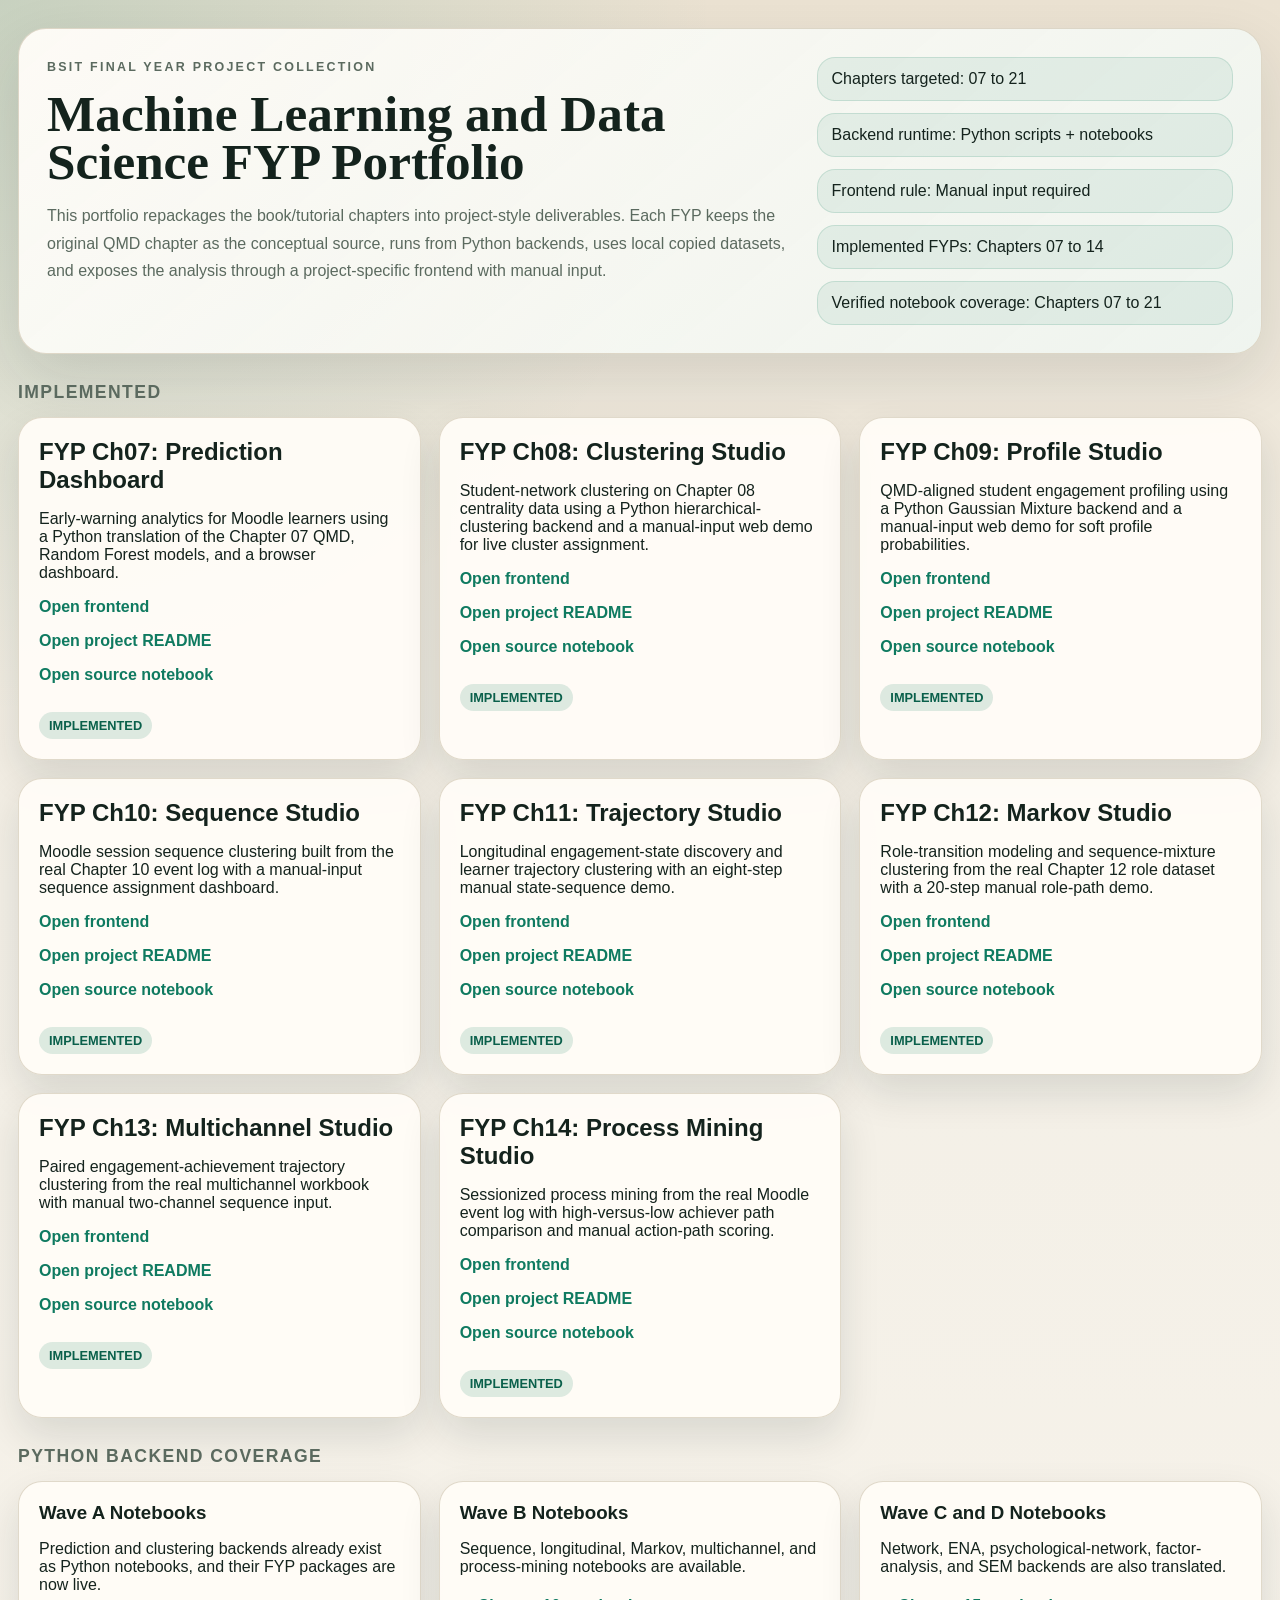
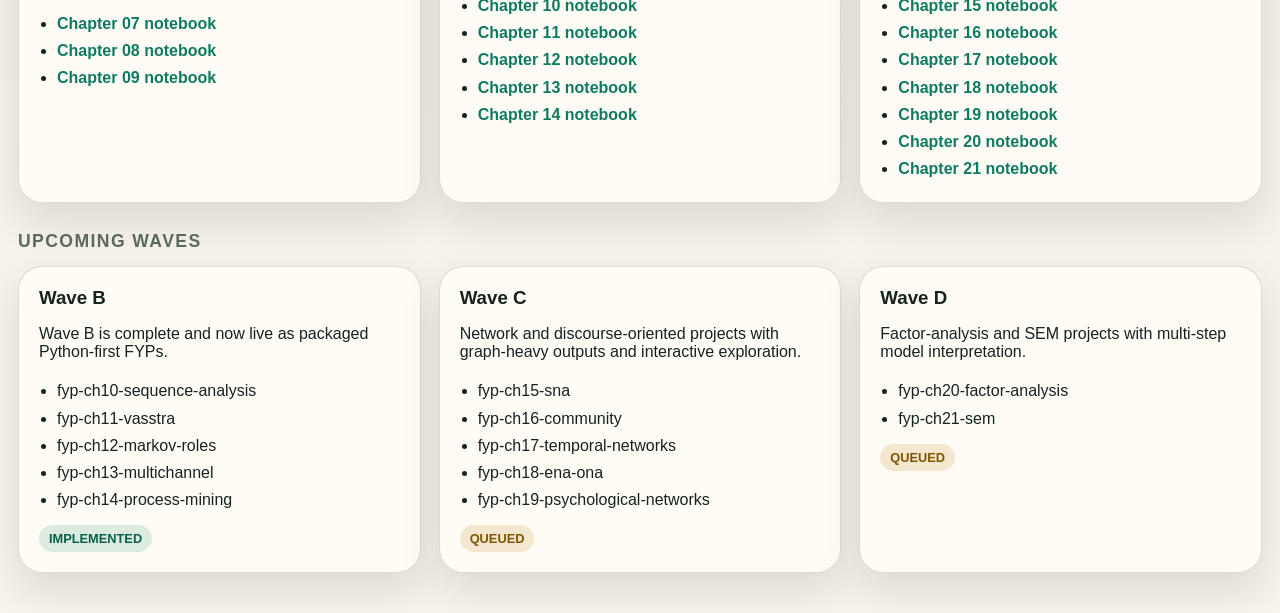
<file: labook-code-main/fyp-index.html>
<!DOCTYPE html>
<html lang="en">
<head>
    <meta charset="UTF-8">
    <meta name="viewport" content="width=device-width, initial-scale=1.0">
    <title>BSIT FYP Portfolio</title>
    <style>
        :root {
            --ink: #14231d;
            --paper: #f3efe6;
            --panel: rgba(255, 252, 247, 0.95);
            --line: #d9d0bf;
            --green: #0f7a60;
            --orange: #c15b2f;
            --gold: #bb8d1f;
            --muted: #5b6a5f;
            --shadow: rgba(20, 35, 29, 0.12);
        }

        * {
            box-sizing: border-box;
        }

        body {
            margin: 0;
            color: var(--ink);
            background:
                radial-gradient(circle at top left, rgba(15, 122, 96, 0.16), transparent 28%),
                linear-gradient(180deg, #ebe2d2 0%, var(--paper) 40%, #f8f4ec 100%);
            font-family: "Trebuchet MS", "Segoe UI", sans-serif;
        }

        .shell {
            max-width: 1320px;
            margin: 0 auto;
            padding: 28px 18px 40px;
        }

        .hero {
            display: grid;
            grid-template-columns: minmax(0, 1.8fr) minmax(260px, 1fr);
            gap: 20px;
            padding: 28px;
            border-radius: 28px;
            border: 1px solid rgba(217, 208, 191, 0.85);
            background: linear-gradient(140deg, rgba(255, 252, 247, 0.96), rgba(238, 245, 240, 0.9));
            box-shadow: 0 24px 64px var(--shadow);
        }

        .eyebrow {
            margin: 0 0 12px;
            font-size: 0.78rem;
            letter-spacing: 0.18em;
            text-transform: uppercase;
            color: var(--green);
            font-weight: 700;
        }

        h1 {
            margin: 0;
            font-family: Georgia, "Times New Roman", serif;
            font-size: clamp(2.4rem, 4vw, 4.5rem);
            line-height: 0.94;
        }

        .hero p {
            color: var(--muted);
            line-height: 1.7;
            max-width: 760px;
        }

        .hero-side {
            display: grid;
            gap: 12px;
            align-content: start;
        }

        .hero-chip {
            padding: 12px 14px;
            border-radius: 18px;
            background: rgba(15, 122, 96, 0.08);
            border: 1px solid rgba(15, 122, 96, 0.15);
        }

        .section-title {
            margin: 28px 0 14px;
            font-size: 1.1rem;
            text-transform: uppercase;
            letter-spacing: 0.08em;
            color: var(--muted);
        }

        .grid {
            display: grid;
            grid-template-columns: repeat(3, minmax(0, 1fr));
            gap: 18px;
        }

        .card {
            padding: 20px;
            border-radius: 24px;
            border: 1px solid rgba(217, 208, 191, 0.8);
            background: var(--panel);
            box-shadow: 0 18px 40px var(--shadow);
        }

        .card h2,
        .card h3 {
            margin: 0;
        }

        .status {
            display: inline-block;
            margin-top: 12px;
            padding: 6px 10px;
            border-radius: 999px;
            font-size: 0.8rem;
            font-weight: 700;
            text-transform: uppercase;
        }

        .live {
            color: #0a604b;
            background: rgba(15, 122, 96, 0.14);
        }

        .queued {
            color: #815500;
            background: rgba(187, 141, 31, 0.18);
        }

        a {
            color: var(--green);
            font-weight: 700;
            text-decoration: none;
        }

        a:hover {
            text-decoration: underline;
        }

        ul {
            margin: 14px 0 0;
            padding-left: 18px;
            line-height: 1.7;
        }

        @media (max-width: 1024px) {
            .hero,
            .grid {
                grid-template-columns: 1fr;
            }
        }
    </style>
</head>
<body>
    <div class="shell">
        <section class="hero">
            <div>
                <p class="eyebrow">BSIT Final Year Project Collection</p>
                <h1>Machine Learning and Data Science FYP Portfolio</h1>
                <p>
                    This portfolio repackages the book/tutorial chapters into project-style deliverables.
                    Each FYP keeps the original QMD chapter as the conceptual source, runs from Python backends,
                    uses local copied datasets, and exposes the analysis through a project-specific frontend with manual input.
                </p>
            </div>
            <div class="hero-side">
                <div class="hero-chip">Chapters targeted: 07 to 21</div>
                <div class="hero-chip">Backend runtime: Python scripts + notebooks</div>
                <div class="hero-chip">Frontend rule: Manual input required</div>
                <div class="hero-chip">Implemented FYPs: Chapters 07 to 14</div>
                <div class="hero-chip">Verified notebook coverage: Chapters 07 to 21</div>
            </div>
        </section>

        <h2 class="section-title">Implemented</h2>
        <div class="grid">
            <article class="card">
                <h2>FYP Ch07: Prediction Dashboard</h2>
                <p>
                    Early-warning analytics for Moodle learners using a Python translation of the Chapter 07 QMD,
                    Random Forest models, and a browser dashboard.
                </p>
                <p><a href="fyp-ch07-prediction/frontend/index.html">Open frontend</a></p>
                <p><a href="fyp-ch07-prediction/README.md">Open project README</a></p>
                <p><a href="ch07-prediction/ch07-prediction.ipynb">Open source notebook</a></p>
                <span class="status live">Implemented</span>
            </article>

            <article class="card">
                <h2>FYP Ch08: Clustering Studio</h2>
                <p>
                    Student-network clustering on Chapter 08 centrality data using a Python hierarchical-clustering backend
                    and a manual-input web demo for live cluster assignment.
                </p>
                <p><a href="fyp-ch08-clustering/frontend/index.html">Open frontend</a></p>
                <p><a href="fyp-ch08-clustering/README.md">Open project README</a></p>
                <p><a href="ch08-clustering/ch08-clustering.ipynb">Open source notebook</a></p>
                <span class="status live">Implemented</span>
            </article>

            <article class="card">
                <h2>FYP Ch09: Profile Studio</h2>
                <p>
                    QMD-aligned student engagement profiling using a Python Gaussian Mixture backend and
                    a manual-input web demo for soft profile probabilities.
                </p>
                <p><a href="fyp-ch09-model-based-clustering/frontend/index.html">Open frontend</a></p>
                <p><a href="fyp-ch09-model-based-clustering/README.md">Open project README</a></p>
                <p><a href="ch09-model-based-clustering/ch09-model-based-clustering.ipynb">Open source notebook</a></p>
                <span class="status live">Implemented</span>
            </article>

            <article class="card">
                <h2>FYP Ch10: Sequence Studio</h2>
                <p>
                    Moodle session sequence clustering built from the real Chapter 10 event log with a
                    manual-input sequence assignment dashboard.
                </p>
                <p><a href="fyp-ch10-sequence-analysis/frontend/index.html">Open frontend</a></p>
                <p><a href="fyp-ch10-sequence-analysis/README.md">Open project README</a></p>
                <p><a href="ch10-sequence-analysis/ch10-sequence-analysis.ipynb">Open source notebook</a></p>
                <span class="status live">Implemented</span>
            </article>

            <article class="card">
                <h2>FYP Ch11: Trajectory Studio</h2>
                <p>
                    Longitudinal engagement-state discovery and learner trajectory clustering with an
                    eight-step manual state-sequence demo.
                </p>
                <p><a href="fyp-ch11-vasstra/frontend/index.html">Open frontend</a></p>
                <p><a href="fyp-ch11-vasstra/README.md">Open project README</a></p>
                <p><a href="ch11-vasstra/ch11-vasstra.ipynb">Open source notebook</a></p>
                <span class="status live">Implemented</span>
            </article>

            <article class="card">
                <h2>FYP Ch12: Markov Studio</h2>
                <p>
                    Role-transition modeling and sequence-mixture clustering from the real Chapter 12
                    role dataset with a 20-step manual role-path demo.
                </p>
                <p><a href="fyp-ch12-markov-roles/frontend/index.html">Open frontend</a></p>
                <p><a href="fyp-ch12-markov-roles/README.md">Open project README</a></p>
                <p><a href="ch12-markov/ch12-markov.ipynb">Open source notebook</a></p>
                <span class="status live">Implemented</span>
            </article>

            <article class="card">
                <h2>FYP Ch13: Multichannel Studio</h2>
                <p>
                    Paired engagement-achievement trajectory clustering from the real multichannel workbook
                    with manual two-channel sequence input.
                </p>
                <p><a href="fyp-ch13-multichannel/frontend/index.html">Open frontend</a></p>
                <p><a href="fyp-ch13-multichannel/README.md">Open project README</a></p>
                <p><a href="ch13-multichannel/ch13-multichannel.ipynb">Open source notebook</a></p>
                <span class="status live">Implemented</span>
            </article>

            <article class="card">
                <h2>FYP Ch14: Process Mining Studio</h2>
                <p>
                    Sessionized process mining from the real Moodle event log with high-versus-low achiever
                    path comparison and manual action-path scoring.
                </p>
                <p><a href="fyp-ch14-process-mining/frontend/index.html">Open frontend</a></p>
                <p><a href="fyp-ch14-process-mining/README.md">Open project README</a></p>
                <p><a href="ch14-process-mining/ch14-process-mining.ipynb">Open source notebook</a></p>
                <span class="status live">Implemented</span>
            </article>
        </div>

        <h2 class="section-title">Python Backend Coverage</h2>
        <div class="grid">
            <article class="card">
                <h3>Wave A Notebooks</h3>
                <p>Prediction and clustering backends already exist as Python notebooks, and their FYP packages are now live.</p>
                <ul>
                    <li><a href="ch07-prediction/ch07-prediction.ipynb">Chapter 07 notebook</a></li>
                    <li><a href="ch08-clustering/ch08-clustering.ipynb">Chapter 08 notebook</a></li>
                    <li><a href="ch09-model-based-clustering/ch09-model-based-clustering.ipynb">Chapter 09 notebook</a></li>
                </ul>
            </article>

            <article class="card">
                <h3>Wave B Notebooks</h3>
                <p>Sequence, longitudinal, Markov, multichannel, and process-mining notebooks are available.</p>
                <ul>
                    <li><a href="ch10-sequence-analysis/ch10-sequence-analysis.ipynb">Chapter 10 notebook</a></li>
                    <li><a href="ch11-vasstra/ch11-vasstra.ipynb">Chapter 11 notebook</a></li>
                    <li><a href="ch12-markov/ch12-markov.ipynb">Chapter 12 notebook</a></li>
                    <li><a href="ch13-multichannel/ch13-multichannel.ipynb">Chapter 13 notebook</a></li>
                    <li><a href="ch14-process-mining/ch14-process-mining.ipynb">Chapter 14 notebook</a></li>
                </ul>
            </article>

            <article class="card">
                <h3>Wave C and D Notebooks</h3>
                <p>Network, ENA, psychological-network, factor-analysis, and SEM backends are also translated.</p>
                <ul>
                    <li><a href="ch15-sna/ch15-sna.ipynb">Chapter 15 notebook</a></li>
                    <li><a href="ch16-community/ch16-community.ipynb">Chapter 16 notebook</a></li>
                    <li><a href="ch17-temporal-networks/ch17-temporal-networks.ipynb">Chapter 17 notebook</a></li>
                    <li><a href="ch18-ena-ona/ch18-ena-ona.ipynb">Chapter 18 notebook</a></li>
                    <li><a href="ch19-psychological-networks/ch19-psychological-networks.ipynb">Chapter 19 notebook</a></li>
                    <li><a href="ch20-factor-analysis/ch20-factor-analysis.ipynb">Chapter 20 notebook</a></li>
                    <li><a href="ch21-sem/ch21-sem.ipynb">Chapter 21 notebook</a></li>
                </ul>
            </article>
        </div>

        <h2 class="section-title">Upcoming Waves</h2>
        <div class="grid">
            <article class="card">
                <h3>Wave B</h3>
                <p>Wave B is complete and now live as packaged Python-first FYPs.</p>
                <ul>
                    <li>fyp-ch10-sequence-analysis</li>
                    <li>fyp-ch11-vasstra</li>
                    <li>fyp-ch12-markov-roles</li>
                    <li>fyp-ch13-multichannel</li>
                    <li>fyp-ch14-process-mining</li>
                </ul>
                <span class="status live">Implemented</span>
            </article>

            <article class="card">
                <h3>Wave C</h3>
                <p>Network and discourse-oriented projects with graph-heavy outputs and interactive exploration.</p>
                <ul>
                    <li>fyp-ch15-sna</li>
                    <li>fyp-ch16-community</li>
                    <li>fyp-ch17-temporal-networks</li>
                    <li>fyp-ch18-ena-ona</li>
                    <li>fyp-ch19-psychological-networks</li>
                </ul>
                <span class="status queued">Queued</span>
            </article>

            <article class="card">
                <h3>Wave D</h3>
                <p>Factor-analysis and SEM projects with multi-step model interpretation.</p>
                <ul>
                    <li>fyp-ch20-factor-analysis</li>
                    <li>fyp-ch21-sem</li>
                </ul>
                <span class="status queued">Queued</span>
            </article>
        </div>
    </div>
</body>
</html>
</file>
<file: labook-code-main/ch07-prediction/frontend/css/styles.css>
/* ========================================
   Learning Analytics Dashboard Styles
   ======================================== */

:root {
    --primary-color: #0066cc;
    --primary-dark: #004c99;
    --primary-light: #3385d6;
    --secondary-color: #f0f4f8;
    --text-primary: #2c3e50;
    --text-secondary: #7f8c8d;
    --border-color: #e1e8ed;
    --success-color: #27ae60;
    --warning-color: #f39c12;
    --danger-color: #e74c3c;
    --bg-light: #ffffff;
    --bg-dark: #f8f9fa;
    --shadow-sm: 0 2px 4px rgba(0, 0, 0, 0.1);
    --shadow-md: 0 4px 12px rgba(0, 0, 0, 0.15);
    --shadow-lg: 0 8px 24px rgba(0, 0, 0, 0.2);
}

* {
    margin: 0;
    padding: 0;
    box-sizing: border-box;
}

body {
    font-family: -apple-system, BlinkMacSystemFont, 'Segoe UI', Roboto, 'Helvetica Neue', Arial, sans-serif;
    color: var(--text-primary);
    background-color: var(--bg-dark);
    line-height: 1.6;
}

/* ========================================
   Container & Layout
   ======================================== */

.container {
    display: flex;
    min-height: 100vh;
}

/* ========================================
   Sidebar Navigation
   ======================================== */

.sidebar {
    width: 260px;
    background: var(--primary-color);
    color: white;
    display: flex;
    flex-direction: column;
    box-shadow: var(--shadow-md);
    position: fixed;
    height: 100vh;
    overflow-y: auto;
}

.logo {
    padding: 2rem 1.5rem;
    border-bottom: 1px solid rgba(255, 255, 255, 0.1);
}

.logo h1 {
    font-size: 1.5rem;
    font-weight: 700;
    margin-bottom: 0.25rem;
}

.logo p {
    font-size: 0.875rem;
    opacity: 0.8;
}

.nav-menu {
    flex: 1;
    padding: 1rem 0;
}

.nav-item {
    display: flex;
    align-items: center;
    padding: 0.875rem 1.5rem;
    color: rgba(255, 255, 255, 0.8);
    text-decoration: none;
    transition: all 0.2s ease;
    border-left: 3px solid transparent;
}

.nav-item:hover {
    background: rgba(255, 255, 255, 0.1);
    color: white;
}

.nav-item.active {
    background: rgba(255, 255, 255, 0.15);
    color: white;
    border-left-color: white;
    font-weight: 600;
}

.nav-item .icon {
    font-size: 1.25rem;
    margin-right: 0.75rem;
}

.sidebar-footer {
    padding: 1.5rem;
    border-top: 1px solid rgba(255, 255, 255, 0.1);
    font-size: 0.75rem;
    opacity: 0.7;
}

/* ========================================
   Main Content Area
   ======================================== */

.main-content {
    flex: 1;
    margin-left: 260px;
    background: var(--bg-dark);
}

.header {
    background: var(--bg-light);
    padding: 1.5rem 2rem;
    border-bottom: 1px solid var(--border-color);
    display: flex;
    justify-content: space-between;
    align-items: center;
    box-shadow: var(--shadow-sm);
}

.header h2 {
    font-size: 1.75rem;
    color: var(--text-primary);
}

.header-actions {
    display: flex;
    gap: 1rem;
}

/* ========================================
   Buttons
   ======================================== */

.btn-primary,
.btn-secondary {
    padding: 0.625rem 1.25rem;
    border: none;
    border-radius: 6px;
    font-size: 0.875rem;
    font-weight: 500;
    cursor: pointer;
    transition: all 0.2s ease;
}

.btn-primary {
    background: var(--primary-color);
    color: white;
}

.btn-primary:hover {
    background: var(--primary-dark);
    box-shadow: var(--shadow-sm);
}

.btn-secondary {
    background: var(--secondary-color);
    color: var(--text-primary);
}

.btn-secondary:hover {
    background: #e1e8ed;
}

/* ========================================
   Views
   ======================================== */

.view {
    display: none;
    padding: 2rem;
}

.view.active {
    display: block;
}

/* ========================================
   Stats Grid
   ======================================== */

.stats-grid {
    display: grid;
    grid-template-columns: repeat(auto-fit, minmax(240px, 1fr));
    gap: 1.5rem;
    margin-bottom: 2rem;
}

.stat-card {
    background: var(--bg-light);
    padding: 1.5rem;
    border-radius: 8px;
    box-shadow: var(--shadow-sm);
    border-left: 4px solid var(--primary-color);
}

.stat-card.high-risk {
    border-left-color: var(--danger-color);
}

.stat-card.medium-risk {
    border-left-color: var(--warning-color);
}

.stat-card.low-risk {
    border-left-color: var(--success-color);
}

.stat-card h3 {
    font-size: 0.875rem;
    font-weight: 600;
    text-transform: uppercase;
    color: var(--text-secondary);
    margin-bottom: 0.5rem;
}

.stat-value {
    font-size: 2.5rem;
    font-weight: 700;
    color: var(--text-primary);
    margin-bottom: 0.25rem;
}

.stat-label {
    font-size: 0.875rem;
    color: var(--text-secondary);
}

/* ========================================
   Chart Grid
   ======================================== */

.chart-grid {
    display: grid;
    grid-template-columns: repeat(auto-fit, minmax(500px, 1fr));
    gap: 1.5rem;
}

.chart-card {
    background: var(--bg-light);
    padding: 1.5rem;
    border-radius: 8px;
    box-shadow: var(--shadow-sm);
}

.chart-card.full-width {
    grid-column: 1 / -1;
}

.chart-card h3 {
    font-size: 1.125rem;
    font-weight: 600;
    margin-bottom: 1rem;
    color: var(--text-primary);
}

.chart-card > div {
    min-height: 350px;
}

/* ========================================
   Table Styles
   ======================================== */

.table-controls {
    display: flex;
    gap: 1rem;
    margin-bottom: 1.5rem;
}

.search-input,
.filter-select {
    padding: 0.625rem 1rem;
    border: 1px solid var(--border-color);
    border-radius: 6px;
    font-size: 0.875rem;
    background: var(--bg-light);
}

.search-input {
    flex: 1;
}

.filter-select {
    min-width: 180px;
}

.table-container {
    background: var(--bg-light);
    border-radius: 8px;
    box-shadow: var(--shadow-sm);
    overflow: hidden;
}

table {
    width: 100%;
    border-collapse: collapse;
}

thead {
    background: var(--secondary-color);
}

th {
    padding: 1rem;
    text-align: left;
    font-weight: 600;
    font-size: 0.875rem;
    text-transform: uppercase;
    color: var(--text-secondary);
}

tbody tr {
    border-bottom: 1px solid var(--border-color);
    transition: background 0.2s ease;
}

tbody tr:hover {
    background: var(--bg-dark);
}

td {
    padding: 1rem;
    font-size: 0.875rem;
}

.risk-badge {
    display: inline-block;
    padding: 0.25rem 0.75rem;
    border-radius: 12px;
    font-size: 0.75rem;
    font-weight: 600;
    text-transform: uppercase;
}

.risk-high {
    background: rgba(231, 76, 60, 0.15);
    color: var(--danger-color);
}

.risk-medium {
    background: rgba(243, 156, 18, 0.15);
    color: var(--warning-color);
}

.risk-low {
    background: rgba(39, 174, 96, 0.15);
    color: var(--success-color);
}

.action-btn {
    padding: 0.375rem 0.75rem;
    background: var(--primary-color);
    color: white;
    border: none;
    border-radius: 4px;
    font-size: 0.75rem;
    cursor: pointer;
    transition: all 0.2s ease;
}

.action-btn:hover {
    background: var(--primary-dark);
}

/* ========================================
   Responsive Design
   ======================================== */

@media (max-width: 1024px) {
    .chart-grid {
        grid-template-columns: 1fr;
    }
}

@media (max-width: 768px) {
    .sidebar {
        width: 200px;
    }
    
    .main-content {
        margin-left: 200px;
    }
    
    .stats-grid {
        grid-template-columns: repeat(2, 1fr);
    }
    
    .header {
        flex-direction: column;
        align-items: flex-start;
        gap: 1rem;
    }
}

@media (max-width: 480px) {
    .stats-grid {
        grid-template-columns: 1fr;
    }
    
    .table-controls {
        flex-direction: column;
    }
}
</file>
<file: labook-code-main/fyp-ch07-prediction/frontend/css/styles.css>
:root {
    --ink: #16211b;
    --paper: #f5f1e8;
    --panel: #fffdfa;
    --line: #d8cfbd;
    --accent: #0d7a5f;
    --accent-soft: #d8efe7;
    --accent-strong: #c24f2a;
    --muted: #5c695f;
    --shadow: rgba(19, 33, 27, 0.12);
}

* {
    box-sizing: border-box;
}

body {
    margin: 0;
    color: var(--ink);
    background:
        radial-gradient(circle at top left, rgba(13, 122, 95, 0.18), transparent 30%),
        radial-gradient(circle at top right, rgba(194, 79, 42, 0.12), transparent 24%),
        linear-gradient(180deg, #efe6d7 0%, var(--paper) 35%, #f7f4ed 100%);
    font-family: "Trebuchet MS", "Segoe UI", sans-serif;
}

.page-shell {
    max-width: 1400px;
    margin: 0 auto;
    padding: 32px 20px 48px;
}

.hero {
    display: grid;
    grid-template-columns: minmax(0, 1.9fr) minmax(280px, 1fr);
    gap: 24px;
    align-items: start;
    margin-bottom: 24px;
    padding: 28px;
    border: 1px solid rgba(216, 207, 189, 0.8);
    border-radius: 28px;
    background: linear-gradient(140deg, rgba(255, 253, 250, 0.95), rgba(240, 247, 243, 0.92));
    box-shadow: 0 20px 60px var(--shadow);
}

.eyebrow {
    margin: 0 0 12px;
    letter-spacing: 0.18em;
    text-transform: uppercase;
    font-size: 0.76rem;
    color: var(--accent);
    font-weight: 700;
}

.hero h1 {
    margin: 0;
    font-family: Georgia, "Times New Roman", serif;
    font-size: clamp(2.2rem, 4vw, 4rem);
    line-height: 0.95;
}

.hero-copy {
    max-width: 760px;
    margin: 16px 0 0;
    color: var(--muted);
    font-size: 1.05rem;
    line-height: 1.7;
}

.hero-meta {
    display: flex;
    flex-wrap: wrap;
    gap: 10px;
    justify-content: flex-start;
}

.meta-chip {
    padding: 10px 14px;
    border-radius: 999px;
    border: 1px solid rgba(13, 122, 95, 0.18);
    background: rgba(13, 122, 95, 0.08);
    font-size: 0.9rem;
}

.stats-grid {
    display: grid;
    grid-template-columns: repeat(4, minmax(0, 1fr));
    gap: 16px;
    margin-bottom: 20px;
}

.stat-card,
.panel {
    border-radius: 24px;
    border: 1px solid rgba(216, 207, 189, 0.8);
    background: rgba(255, 253, 250, 0.96);
    box-shadow: 0 20px 50px var(--shadow);
}

.stat-card {
    padding: 22px;
    min-height: 160px;
    display: flex;
    flex-direction: column;
    justify-content: space-between;
}

.stat-card h2 {
    margin: 0;
    font-size: 0.96rem;
    text-transform: uppercase;
    letter-spacing: 0.06em;
    color: var(--muted);
}

.stat-value {
    margin: 18px 0 0;
    font-size: clamp(2rem, 3vw, 3rem);
    font-family: Georgia, "Times New Roman", serif;
}

.accent-card {
    background: linear-gradient(160deg, rgba(194, 79, 42, 0.14), rgba(255, 253, 250, 0.95));
}

.muted-card {
    background: linear-gradient(160deg, rgba(13, 122, 95, 0.12), rgba(255, 253, 250, 0.95));
}

.panel-grid {
    display: grid;
    grid-template-columns: repeat(2, minmax(0, 1fr));
    gap: 18px;
    margin-bottom: 20px;
}

.panel {
    padding: 22px;
}

.panel-heading {
    margin-bottom: 12px;
}

.panel-heading h2,
.status-panel h2 {
    margin: 0;
    font-size: 1.15rem;
}

.panel-heading p,
.status-panel p {
    margin: 8px 0 0;
    color: var(--muted);
    line-height: 1.5;
}

.chart {
    min-height: 340px;
}

.compact-chart {
    min-height: 220px;
}

.manual-panel {
    margin-bottom: 20px;
}

.manual-layout {
    display: grid;
    grid-template-columns: minmax(0, 1.1fr) minmax(280px, 0.9fr);
    gap: 18px;
}

.input-grid {
    display: grid;
    gap: 12px;
    align-content: start;
}

.input-field {
    display: grid;
    gap: 6px;
}

.input-field label {
    font-size: 0.86rem;
    color: var(--muted);
    font-weight: 700;
}

.input-field small {
    color: var(--muted);
    line-height: 1.4;
}

.input-grid input,
.input-grid button {
    padding: 12px 14px;
    border-radius: 14px;
    border: 1px solid var(--line);
    background: #fff;
    color: var(--ink);
}

.input-grid button {
    cursor: pointer;
    font-weight: 700;
    background: var(--accent);
    color: #fff;
}

.input-grid button.secondary {
    background: #fff;
    color: var(--ink);
}

.manual-output {
    display: grid;
    gap: 12px;
}

.result-card {
    min-height: 120px;
    padding: 16px;
    border-radius: 18px;
    background: linear-gradient(160deg, rgba(13, 122, 95, 0.1), rgba(255, 253, 250, 0.96));
    border: 1px solid rgba(13, 122, 95, 0.18);
    line-height: 1.6;
}

.result-card strong {
    display: block;
    margin-bottom: 6px;
    font-size: 1rem;
}

.wide-panel {
    margin-bottom: 20px;
}

.with-controls {
    display: flex;
    justify-content: space-between;
    align-items: end;
    gap: 16px;
}

.table-controls {
    display: flex;
    gap: 10px;
    flex-wrap: wrap;
}

.table-controls input,
.table-controls select {
    min-width: 180px;
    padding: 12px 14px;
    border-radius: 14px;
    border: 1px solid var(--line);
    background: #fff;
    color: var(--ink);
}

.table-wrapper {
    overflow-x: auto;
    margin-top: 18px;
}

table {
    width: 100%;
    border-collapse: collapse;
}

th,
td {
    padding: 14px 12px;
    border-bottom: 1px solid rgba(216, 207, 189, 0.8);
    text-align: left;
    font-size: 0.95rem;
}

th {
    font-size: 0.8rem;
    letter-spacing: 0.06em;
    text-transform: uppercase;
    color: var(--muted);
}

tbody tr:hover {
    background: rgba(13, 122, 95, 0.05);
}

.risk-pill {
    display: inline-flex;
    align-items: center;
    justify-content: center;
    min-width: 78px;
    padding: 6px 10px;
    border-radius: 999px;
    font-size: 0.82rem;
    font-weight: 700;
    text-transform: capitalize;
}

.risk-high {
    color: #7d240c;
    background: rgba(194, 79, 42, 0.18);
}

.risk-medium {
    color: #8a6500;
    background: rgba(235, 195, 69, 0.24);
}

.risk-low {
    color: #0a614c;
    background: rgba(13, 122, 95, 0.16);
}

.status-panel {
    background: linear-gradient(160deg, rgba(13, 122, 95, 0.08), rgba(255, 253, 250, 0.96));
}

@media (max-width: 1080px) {
    .stats-grid,
    .panel-grid {
        grid-template-columns: repeat(2, minmax(0, 1fr));
    }

    .manual-layout,
    .hero,
    .with-controls {
        grid-template-columns: 1fr;
        display: grid;
    }
}

@media (max-width: 720px) {
    .page-shell {
        padding: 18px 14px 32px;
    }

    .stats-grid,
    .panel-grid {
        grid-template-columns: 1fr;
    }

    .hero,
    .panel,
    .stat-card {
        border-radius: 20px;
        padding: 18px;
    }

    .table-controls input,
    .table-controls select {
        width: 100%;
    }
}
</file>
<file: labook-code-main/fyp-ch08-clustering/frontend/css/styles.css>
:root {
    --ink: #14221e;
    --paper: #f3eee3;
    --panel: rgba(255, 252, 246, 0.97);
    --line: #dacfbf;
    --accent: #0b7c61;
    --accent-soft: rgba(11, 124, 97, 0.12);
    --signal: #bd5b31;
    --muted: #5f6a63;
    --shadow: rgba(20, 34, 30, 0.12);
}

* {
    box-sizing: border-box;
}

body {
    margin: 0;
    color: var(--ink);
    background:
        radial-gradient(circle at top left, rgba(11, 124, 97, 0.18), transparent 28%),
        radial-gradient(circle at right, rgba(189, 91, 49, 0.08), transparent 20%),
        linear-gradient(180deg, #ede4d5 0%, var(--paper) 38%, #f9f5ee 100%);
    font-family: "Trebuchet MS", "Segoe UI", sans-serif;
}

.page-shell {
    max-width: 1420px;
    margin: 0 auto;
    padding: 30px 18px 44px;
}

.hero {
    display: grid;
    grid-template-columns: minmax(0, 1.9fr) minmax(280px, 1fr);
    gap: 22px;
    padding: 28px;
    border-radius: 28px;
    border: 1px solid rgba(218, 207, 191, 0.8);
    background: linear-gradient(140deg, rgba(255, 252, 246, 0.98), rgba(238, 246, 242, 0.92));
    box-shadow: 0 22px 60px var(--shadow);
}

.eyebrow {
    margin: 0 0 12px;
    letter-spacing: 0.16em;
    text-transform: uppercase;
    font-size: 0.76rem;
    color: var(--accent);
    font-weight: 700;
}

.hero h1 {
    margin: 0;
    font-family: Georgia, "Times New Roman", serif;
    font-size: clamp(2.2rem, 4vw, 4.1rem);
    line-height: 0.96;
}

.hero-copy {
    margin-top: 16px;
    max-width: 780px;
    color: var(--muted);
    line-height: 1.7;
}

.hero-meta {
    display: flex;
    flex-wrap: wrap;
    align-content: start;
    gap: 10px;
}

.meta-chip,
.panel select,
.input-grid input,
.table-controls input,
.table-controls select,
.input-grid button {
    border-radius: 14px;
    border: 1px solid var(--line);
}

.meta-chip {
    padding: 10px 14px;
    background: var(--accent-soft);
}

.stats-grid,
.panel-grid {
    display: grid;
    gap: 16px;
    margin-top: 22px;
}

.stats-grid {
    grid-template-columns: repeat(4, minmax(0, 1fr));
}

.panel-grid {
    grid-template-columns: repeat(2, minmax(0, 1fr));
}

.stat-card,
.panel {
    border-radius: 24px;
    border: 1px solid rgba(218, 207, 191, 0.85);
    background: var(--panel);
    box-shadow: 0 18px 42px var(--shadow);
}

.stat-card {
    padding: 22px;
    min-height: 156px;
}

.stat-card h2 {
    margin: 0;
    color: var(--muted);
    text-transform: uppercase;
    letter-spacing: 0.06em;
    font-size: 0.92rem;
}

.stat-value {
    margin: 18px 0 0;
    font-size: clamp(2rem, 3vw, 3rem);
    font-family: Georgia, "Times New Roman", serif;
}

.accent-card {
    background: linear-gradient(160deg, rgba(189, 91, 49, 0.14), rgba(255, 252, 246, 0.96));
}

.muted-card {
    background: linear-gradient(160deg, rgba(11, 124, 97, 0.1), rgba(255, 252, 246, 0.96));
}

.panel {
    padding: 22px;
}

.panel-heading {
    margin-bottom: 14px;
}

.panel-heading h2,
.status-panel h2 {
    margin: 0;
    font-size: 1.1rem;
}

.panel-heading p,
.status-panel p {
    margin: 8px 0 0;
    color: var(--muted);
    line-height: 1.5;
}

.with-controls {
    display: flex;
    justify-content: space-between;
    align-items: end;
    gap: 12px;
}

.chart {
    min-height: 320px;
}

.compact-chart {
    min-height: 220px;
}

.manual-layout {
    display: grid;
    grid-template-columns: minmax(0, 1.1fr) minmax(260px, 0.9fr);
    gap: 16px;
}

.input-grid {
    display: grid;
    grid-template-columns: repeat(2, minmax(0, 1fr));
    gap: 12px;
    align-content: start;
}

.input-field {
    display: grid;
    gap: 6px;
}

.input-field label {
    font-size: 0.86rem;
    color: var(--muted);
    font-weight: 700;
}

.input-grid input,
.table-controls input,
.table-controls select,
.panel select {
    padding: 12px 14px;
    background: #fff;
    color: var(--ink);
}

.input-grid button {
    padding: 13px 16px;
    background: var(--accent);
    color: #fff;
    cursor: pointer;
    font-weight: 700;
}

.input-grid button.secondary {
    background: #fff;
    color: var(--ink);
}

.manual-output {
    display: grid;
    gap: 12px;
}

.result-card {
    min-height: 120px;
    padding: 16px;
    border-radius: 18px;
    background: linear-gradient(160deg, rgba(11, 124, 97, 0.1), rgba(255, 252, 246, 0.96));
    border: 1px solid rgba(11, 124, 97, 0.18);
    line-height: 1.6;
}

.result-card strong {
    display: block;
    margin-bottom: 6px;
    font-size: 1rem;
}

.table-controls {
    display: flex;
    flex-wrap: wrap;
    gap: 10px;
}

.table-wrapper {
    overflow-x: auto;
    margin-top: 16px;
}

table {
    width: 100%;
    border-collapse: collapse;
}

th,
td {
    padding: 12px 10px;
    border-bottom: 1px solid rgba(218, 207, 191, 0.8);
    text-align: left;
}

th {
    text-transform: uppercase;
    letter-spacing: 0.06em;
    color: var(--muted);
    font-size: 0.8rem;
}

tbody tr:hover {
    background: rgba(11, 124, 97, 0.05);
}

.cluster-pill {
    display: inline-flex;
    justify-content: center;
    min-width: 84px;
    padding: 6px 10px;
    border-radius: 999px;
    background: rgba(11, 124, 97, 0.12);
    color: #0a614b;
    font-weight: 700;
}

.status-panel {
    margin-top: 20px;
    background: linear-gradient(160deg, rgba(11, 124, 97, 0.08), rgba(255, 252, 246, 0.96));
}

@media (max-width: 1080px) {
    .hero,
    .stats-grid,
    .panel-grid,
    .manual-layout,
    .input-grid {
        grid-template-columns: 1fr;
    }

    .with-controls {
        display: grid;
    }
}
</file>
<file: labook-code-main/fyp-ch09-model-based-clustering/frontend/css/styles.css>
:root {
    --ink: #1a1e24;
    --paper: #f4efe7;
    --panel: rgba(255, 252, 246, 0.97);
    --line: #ddd0c0;
    --accent: #165a8c;
    --accent-soft: rgba(22, 90, 140, 0.12);
    --signal: #ab5f2f;
    --muted: #616a73;
    --shadow: rgba(26, 30, 36, 0.12);
}

* {
    box-sizing: border-box;
}

body {
    margin: 0;
    color: var(--ink);
    background:
        radial-gradient(circle at top left, rgba(22, 90, 140, 0.16), transparent 26%),
        radial-gradient(circle at right, rgba(171, 95, 47, 0.08), transparent 20%),
        linear-gradient(180deg, #ece3d4 0%, var(--paper) 38%, #f9f5ee 100%);
    font-family: "Trebuchet MS", "Segoe UI", sans-serif;
}

.page-shell {
    max-width: 1420px;
    margin: 0 auto;
    padding: 30px 18px 44px;
}

.hero {
    display: grid;
    grid-template-columns: minmax(0, 1.9fr) minmax(280px, 1fr);
    gap: 22px;
    padding: 28px;
    border-radius: 28px;
    border: 1px solid rgba(221, 208, 192, 0.8);
    background: linear-gradient(140deg, rgba(255, 252, 246, 0.98), rgba(238, 243, 248, 0.92));
    box-shadow: 0 22px 60px var(--shadow);
}

.eyebrow {
    margin: 0 0 12px;
    letter-spacing: 0.16em;
    text-transform: uppercase;
    font-size: 0.76rem;
    color: var(--accent);
    font-weight: 700;
}

.hero h1 {
    margin: 0;
    font-family: Georgia, "Times New Roman", serif;
    font-size: clamp(2.2rem, 4vw, 4.1rem);
    line-height: 0.96;
}

.hero-copy {
    margin-top: 16px;
    max-width: 780px;
    color: var(--muted);
    line-height: 1.7;
}

.hero-meta {
    display: flex;
    flex-wrap: wrap;
    align-content: start;
    gap: 10px;
}

.meta-chip,
.panel select,
.input-grid input,
.table-controls input,
.table-controls select,
.input-grid button {
    border-radius: 14px;
    border: 1px solid var(--line);
}

.meta-chip {
    padding: 10px 14px;
    background: var(--accent-soft);
}

.stats-grid,
.panel-grid {
    display: grid;
    gap: 16px;
    margin-top: 22px;
}

.stats-grid {
    grid-template-columns: repeat(4, minmax(0, 1fr));
}

.panel-grid {
    grid-template-columns: repeat(2, minmax(0, 1fr));
}

.stat-card,
.panel {
    border-radius: 24px;
    border: 1px solid rgba(221, 208, 192, 0.85);
    background: var(--panel);
    box-shadow: 0 18px 42px var(--shadow);
}

.stat-card {
    padding: 22px;
    min-height: 156px;
}

.stat-card h2 {
    margin: 0;
    color: var(--muted);
    text-transform: uppercase;
    letter-spacing: 0.06em;
    font-size: 0.92rem;
}

.stat-value {
    margin: 18px 0 0;
    font-size: clamp(1.8rem, 2.8vw, 3rem);
    font-family: Georgia, "Times New Roman", serif;
}

.accent-card {
    background: linear-gradient(160deg, rgba(171, 95, 47, 0.14), rgba(255, 252, 246, 0.96));
}

.muted-card {
    background: linear-gradient(160deg, rgba(22, 90, 140, 0.1), rgba(255, 252, 246, 0.96));
}

.panel {
    padding: 22px;
}

.panel-heading {
    margin-bottom: 14px;
}

.panel-heading h2,
.status-panel h2 {
    margin: 0;
    font-size: 1.1rem;
}

.panel-heading p,
.status-panel p {
    margin: 8px 0 0;
    color: var(--muted);
    line-height: 1.5;
}

.with-controls {
    display: flex;
    justify-content: space-between;
    align-items: end;
    gap: 12px;
}

.chart {
    min-height: 320px;
}

.compact-chart {
    min-height: 220px;
}

.manual-layout {
    display: grid;
    grid-template-columns: minmax(0, 1.1fr) minmax(260px, 0.9fr);
    gap: 16px;
}

.input-grid {
    display: grid;
    grid-template-columns: 1fr;
    gap: 12px;
    align-content: start;
}

.input-field {
    display: grid;
    gap: 6px;
}

.input-field label {
    font-size: 0.86rem;
    color: var(--muted);
    font-weight: 700;
}

.input-grid input,
.table-controls input,
.table-controls select,
.panel select {
    padding: 12px 14px;
    background: #fff;
    color: var(--ink);
}

.input-grid button {
    padding: 13px 16px;
    background: var(--accent);
    color: #fff;
    cursor: pointer;
    font-weight: 700;
}

.input-grid button.secondary {
    background: #fff;
    color: var(--ink);
}

.manual-output {
    display: grid;
    gap: 12px;
}

.result-card {
    min-height: 120px;
    padding: 16px;
    border-radius: 18px;
    background: linear-gradient(160deg, rgba(22, 90, 140, 0.1), rgba(255, 252, 246, 0.96));
    border: 1px solid rgba(22, 90, 140, 0.18);
    line-height: 1.6;
}

.result-card strong {
    display: block;
    margin-bottom: 6px;
    font-size: 1rem;
}

.table-controls {
    display: flex;
    flex-wrap: wrap;
    gap: 10px;
}

.table-wrapper {
    overflow-x: auto;
    margin-top: 16px;
}

table {
    width: 100%;
    border-collapse: collapse;
}

th,
td {
    padding: 12px 10px;
    border-bottom: 1px solid rgba(221, 208, 192, 0.8);
    text-align: left;
}

th {
    text-transform: uppercase;
    letter-spacing: 0.06em;
    color: var(--muted);
    font-size: 0.8rem;
}

tbody tr:hover {
    background: rgba(22, 90, 140, 0.05);
}

.profile-pill {
    display: inline-flex;
    justify-content: center;
    min-width: 84px;
    padding: 6px 10px;
    border-radius: 999px;
    background: rgba(22, 90, 140, 0.12);
    color: #10456d;
    font-weight: 700;
}

.status-panel {
    margin-top: 20px;
    background: linear-gradient(160deg, rgba(22, 90, 140, 0.08), rgba(255, 252, 246, 0.96));
}

@media (max-width: 1080px) {
    .hero,
    .stats-grid,
    .panel-grid,
    .manual-layout {
        grid-template-columns: 1fr;
    }

    .with-controls {
        display: grid;
    }
}
</file>
<file: labook-code-main/fyp-ch10-sequence-analysis/frontend/css/styles.css>
:root {
    --ink: #1b1f1a;
    --paper: #f4f0e8;
    --panel: rgba(255, 252, 246, 0.97);
    --line: #d8cdbd;
    --accent: #2d6a4f;
    --accent-soft: rgba(45, 106, 79, 0.12);
    --signal: #bc6c25;
    --muted: #5f685f;
    --shadow: rgba(27, 31, 26, 0.12);
}

* {
    box-sizing: border-box;
}

body {
    margin: 0;
    color: var(--ink);
    background:
        radial-gradient(circle at top left, rgba(45, 106, 79, 0.16), transparent 28%),
        radial-gradient(circle at right, rgba(188, 108, 37, 0.08), transparent 22%),
        linear-gradient(180deg, #eee5d7 0%, var(--paper) 38%, #faf7f0 100%);
    font-family: "Trebuchet MS", "Segoe UI", sans-serif;
}

.page-shell {
    max-width: 1420px;
    margin: 0 auto;
    padding: 30px 18px 44px;
}

.hero {
    display: grid;
    grid-template-columns: minmax(0, 1.8fr) minmax(280px, 1fr);
    gap: 22px;
    padding: 28px;
    border-radius: 28px;
    border: 1px solid rgba(216, 205, 189, 0.8);
    background: linear-gradient(140deg, rgba(255, 252, 246, 0.98), rgba(239, 247, 242, 0.92));
    box-shadow: 0 22px 60px var(--shadow);
}

.eyebrow {
    margin: 0 0 12px;
    letter-spacing: 0.16em;
    text-transform: uppercase;
    font-size: 0.76rem;
    color: var(--accent);
    font-weight: 700;
}

.hero h1 {
    margin: 0;
    font-family: Georgia, "Times New Roman", serif;
    font-size: clamp(2.2rem, 4vw, 4rem);
    line-height: 0.95;
}

.hero-copy {
    margin-top: 16px;
    max-width: 780px;
    color: var(--muted);
    line-height: 1.7;
}

.hero-meta {
    display: flex;
    flex-wrap: wrap;
    align-content: start;
    gap: 10px;
}

.meta-chip,
.input-grid textarea,
.input-grid button,
.table-controls input,
.table-controls select {
    border-radius: 14px;
    border: 1px solid var(--line);
}

.meta-chip {
    padding: 10px 14px;
    background: var(--accent-soft);
}

.stats-grid,
.panel-grid {
    display: grid;
    gap: 16px;
    margin-top: 22px;
}

.stats-grid {
    grid-template-columns: repeat(4, minmax(0, 1fr));
}

.panel-grid {
    grid-template-columns: repeat(2, minmax(0, 1fr));
}

.stat-card,
.panel {
    border-radius: 24px;
    border: 1px solid rgba(216, 205, 189, 0.85);
    background: var(--panel);
    box-shadow: 0 18px 42px var(--shadow);
}

.stat-card {
    padding: 22px;
    min-height: 156px;
}

.stat-card h2 {
    margin: 0;
    color: var(--muted);
    text-transform: uppercase;
    letter-spacing: 0.06em;
    font-size: 0.92rem;
}

.stat-value {
    margin: 18px 0 0;
    font-size: clamp(1.8rem, 2.8vw, 3rem);
    font-family: Georgia, "Times New Roman", serif;
}

.accent-card {
    background: linear-gradient(160deg, rgba(188, 108, 37, 0.14), rgba(255, 252, 246, 0.96));
}

.muted-card {
    background: linear-gradient(160deg, rgba(45, 106, 79, 0.1), rgba(255, 252, 246, 0.96));
}

.panel {
    padding: 22px;
}

.panel-heading {
    margin-bottom: 14px;
}

.panel-heading h2,
.status-panel h2 {
    margin: 0;
    font-size: 1.1rem;
}

.panel-heading p,
.status-panel p {
    margin: 8px 0 0;
    color: var(--muted);
    line-height: 1.5;
}

.chart {
    min-height: 320px;
}

.compact-chart {
    min-height: 220px;
}

.prototype-list,
.catalogue {
    display: flex;
    flex-wrap: wrap;
    gap: 10px;
}

.prototype-card,
.catalogue-chip {
    padding: 10px 12px;
    border-radius: 16px;
    background: rgba(45, 106, 79, 0.08);
    border: 1px solid rgba(45, 106, 79, 0.16);
}

.prototype-card strong {
    display: block;
    margin-bottom: 6px;
}

.manual-panel,
.wide-panel,
.status-panel {
    margin-top: 20px;
}

.manual-layout {
    display: grid;
    grid-template-columns: minmax(0, 1fr) minmax(280px, 0.9fr);
    gap: 16px;
}

.input-grid {
    display: grid;
    gap: 10px;
}

.input-grid label {
    font-size: 0.9rem;
    font-weight: 700;
}

.input-grid textarea,
.table-controls input,
.table-controls select {
    width: 100%;
    padding: 12px 14px;
    background: #fff;
    color: var(--ink);
}

.input-grid button {
    padding: 13px 16px;
    background: var(--accent);
    color: #fff;
    cursor: pointer;
    font-weight: 700;
}

.input-grid button.secondary {
    background: #fff;
    color: var(--ink);
}

.manual-output {
    display: grid;
    gap: 12px;
}

.result-card {
    min-height: 120px;
    padding: 16px;
    border-radius: 18px;
    background: linear-gradient(160deg, rgba(45, 106, 79, 0.1), rgba(255, 252, 246, 0.96));
    border: 1px solid rgba(45, 106, 79, 0.18);
    line-height: 1.6;
}

.result-card strong {
    display: block;
    margin-bottom: 6px;
    font-size: 1rem;
}

.with-controls,
.table-controls {
    display: flex;
    justify-content: space-between;
    align-items: end;
    gap: 10px;
    flex-wrap: wrap;
}

.table-wrapper {
    overflow-x: auto;
    margin-top: 16px;
}

table {
    width: 100%;
    border-collapse: collapse;
}

th,
td {
    padding: 12px 10px;
    border-bottom: 1px solid rgba(216, 205, 189, 0.8);
    text-align: left;
}

th {
    text-transform: uppercase;
    letter-spacing: 0.06em;
    color: var(--muted);
    font-size: 0.8rem;
}

tbody tr:hover {
    background: rgba(45, 106, 79, 0.05);
}

.cluster-pill {
    display: inline-flex;
    justify-content: center;
    min-width: 78px;
    padding: 6px 10px;
    border-radius: 999px;
    background: rgba(188, 108, 37, 0.14);
    color: #8b4e16;
    font-weight: 700;
}

.status-panel {
    background: linear-gradient(160deg, rgba(45, 106, 79, 0.08), rgba(255, 252, 246, 0.96));
}

@media (max-width: 1080px) {
    .hero,
    .stats-grid,
    .panel-grid,
    .manual-layout {
        grid-template-columns: 1fr;
    }
}
</file>
<file: labook-code-main/fyp-ch11-vasstra/frontend/css/styles.css>
:root {
    --ink: #192124;
    --paper: #f4efe7;
    --panel: rgba(255, 252, 246, 0.97);
    --line: #d8cfbf;
    --accent: #176087;
    --accent-soft: rgba(23, 96, 135, 0.12);
    --signal: #b65f2a;
    --muted: #64707a;
    --shadow: rgba(25, 33, 36, 0.12);
}

* { box-sizing: border-box; }

body {
    margin: 0;
    color: var(--ink);
    background:
        radial-gradient(circle at top left, rgba(23, 96, 135, 0.16), transparent 28%),
        radial-gradient(circle at right, rgba(182, 95, 42, 0.08), transparent 22%),
        linear-gradient(180deg, #ece4d7 0%, var(--paper) 38%, #faf6ee 100%);
    font-family: "Trebuchet MS", "Segoe UI", sans-serif;
}

.page-shell {
    max-width: 1420px;
    margin: 0 auto;
    padding: 30px 18px 44px;
}

.hero {
    display: grid;
    grid-template-columns: minmax(0, 1.8fr) minmax(280px, 1fr);
    gap: 22px;
    padding: 28px;
    border-radius: 28px;
    border: 1px solid rgba(216, 207, 191, 0.8);
    background: linear-gradient(140deg, rgba(255, 252, 246, 0.98), rgba(237, 244, 248, 0.92));
    box-shadow: 0 22px 60px var(--shadow);
}

.eyebrow {
    margin: 0 0 12px;
    letter-spacing: 0.16em;
    text-transform: uppercase;
    font-size: 0.76rem;
    color: var(--accent);
    font-weight: 700;
}

.hero h1 {
    margin: 0;
    font-family: Georgia, "Times New Roman", serif;
    font-size: clamp(2.2rem, 4vw, 4rem);
    line-height: 0.95;
}

.hero-copy {
    margin-top: 16px;
    max-width: 780px;
    color: var(--muted);
    line-height: 1.7;
}

.hero-meta { display: flex; flex-wrap: wrap; align-content: start; gap: 10px; }
.meta-chip, .table-controls input, .input-grid select, .input-grid button, .panel select { border-radius: 14px; border: 1px solid var(--line); }
.meta-chip { padding: 10px 14px; background: var(--accent-soft); }

.stats-grid, .panel-grid { display: grid; gap: 16px; margin-top: 22px; }
.stats-grid { grid-template-columns: repeat(4, minmax(0, 1fr)); }
.panel-grid { grid-template-columns: repeat(2, minmax(0, 1fr)); }

.stat-card, .panel {
    border-radius: 24px;
    border: 1px solid rgba(216, 207, 191, 0.85);
    background: var(--panel);
    box-shadow: 0 18px 42px var(--shadow);
}

.stat-card { padding: 22px; min-height: 156px; }
.stat-card h2 { margin: 0; color: var(--muted); text-transform: uppercase; letter-spacing: 0.06em; font-size: 0.92rem; }
.stat-value { margin: 18px 0 0; font-size: clamp(1.8rem, 2.8vw, 3rem); font-family: Georgia, "Times New Roman", serif; }
.accent-card { background: linear-gradient(160deg, rgba(182, 95, 42, 0.14), rgba(255, 252, 246, 0.96)); }
.muted-card { background: linear-gradient(160deg, rgba(23, 96, 135, 0.1), rgba(255, 252, 246, 0.96)); }

.panel { padding: 22px; }
.panel-heading { margin-bottom: 14px; }
.panel-heading h2, .status-panel h2 { margin: 0; font-size: 1.1rem; }
.panel-heading p, .status-panel p { margin: 8px 0 0; color: var(--muted); line-height: 1.5; }

.with-controls, .table-controls { display: flex; justify-content: space-between; align-items: end; gap: 10px; flex-wrap: wrap; }
.chart { min-height: 320px; }
.compact-chart { min-height: 220px; }

.prototype-list { display: grid; gap: 10px; }
.prototype-card { padding: 12px 14px; border-radius: 16px; background: rgba(23, 96, 135, 0.08); border: 1px solid rgba(23, 96, 135, 0.16); }
.prototype-card strong { display: block; margin-bottom: 6px; }

.manual-panel, .wide-panel, .status-panel { margin-top: 20px; }
.manual-layout { display: grid; grid-template-columns: minmax(0, 1.1fr) minmax(260px, 0.9fr); gap: 16px; }
.input-grid { display: grid; grid-template-columns: repeat(2, minmax(0, 1fr)); gap: 12px; align-content: start; }
.input-field { display: grid; gap: 6px; }
.input-field label { font-size: 0.86rem; color: var(--muted); font-weight: 700; }
.input-grid select, .input-grid button, .table-controls input { padding: 12px 14px; background: #fff; color: var(--ink); }
.input-grid button { cursor: pointer; font-weight: 700; background: var(--accent); color: #fff; }
.input-grid button.secondary { background: #fff; color: var(--ink); }
.manual-output { display: grid; gap: 12px; }
.result-card { min-height: 120px; padding: 16px; border-radius: 18px; background: linear-gradient(160deg, rgba(23, 96, 135, 0.1), rgba(255, 252, 246, 0.96)); border: 1px solid rgba(23, 96, 135, 0.18); line-height: 1.6; }
.result-card strong { display: block; margin-bottom: 6px; font-size: 1rem; }

.table-wrapper { overflow-x: auto; margin-top: 16px; }
table { width: 100%; border-collapse: collapse; }
th, td { padding: 12px 10px; border-bottom: 1px solid rgba(216, 207, 191, 0.8); text-align: left; }
th { text-transform: uppercase; letter-spacing: 0.06em; color: var(--muted); font-size: 0.8rem; }
tbody tr:hover { background: rgba(23, 96, 135, 0.05); }
.trajectory-pill { display: inline-flex; justify-content: center; min-width: 110px; padding: 6px 10px; border-radius: 999px; background: rgba(182, 95, 42, 0.14); color: #8a4e20; font-weight: 700; }
.status-panel { background: linear-gradient(160deg, rgba(23, 96, 135, 0.08), rgba(255, 252, 246, 0.96)); }

@media (max-width: 1080px) {
    .hero, .stats-grid, .panel-grid, .manual-layout, .input-grid { grid-template-columns: 1fr; }
}
</file>
<file: labook-code-main/fyp-ch12-markov-roles/frontend/css/styles.css>
:root {
    --ink: #1d2328;
    --paper: #f6f2e9;
    --panel: rgba(255, 251, 245, 0.97);
    --line: #d9cfbf;
    --accent: #1c6a62;
    --accent-soft: rgba(28, 106, 98, 0.12);
    --signal: #a84f2c;
    --muted: #68747c;
    --shadow: rgba(29, 35, 40, 0.12);
}

* { box-sizing: border-box; }
body {
    margin: 0;
    color: var(--ink);
    background:
        radial-gradient(circle at top left, rgba(28, 106, 98, 0.16), transparent 28%),
        radial-gradient(circle at right, rgba(168, 79, 44, 0.09), transparent 24%),
        linear-gradient(180deg, #ebe4d7 0%, var(--paper) 38%, #fbf7ef 100%);
    font-family: "Trebuchet MS", "Segoe UI", sans-serif;
}

.page-shell { max-width: 1420px; margin: 0 auto; padding: 30px 18px 44px; }
.hero {
    display: grid; grid-template-columns: minmax(0, 1.8fr) minmax(280px, 1fr); gap: 22px;
    padding: 28px; border-radius: 28px; border: 1px solid rgba(217, 207, 191, 0.8);
    background: linear-gradient(140deg, rgba(255, 251, 245, 0.98), rgba(236, 246, 244, 0.92)); box-shadow: 0 22px 60px var(--shadow);
}
.eyebrow { margin: 0 0 12px; letter-spacing: 0.16em; text-transform: uppercase; font-size: 0.76rem; color: var(--accent); font-weight: 700; }
.hero h1 { margin: 0; font-family: Georgia, "Times New Roman", serif; font-size: clamp(2.2rem, 4vw, 4rem); line-height: 0.95; }
.hero-copy { margin-top: 16px; max-width: 780px; color: var(--muted); line-height: 1.7; }
.hero-meta { display: flex; flex-wrap: wrap; align-content: start; gap: 10px; }
.meta-chip, textarea, button, input { border-radius: 14px; border: 1px solid var(--line); }
.meta-chip { padding: 10px 14px; background: var(--accent-soft); }

.stats-grid, .panel-grid { display: grid; gap: 16px; margin-top: 22px; }
.stats-grid { grid-template-columns: repeat(4, minmax(0, 1fr)); }
.panel-grid { grid-template-columns: repeat(2, minmax(0, 1fr)); }
.stat-card, .panel { border-radius: 24px; border: 1px solid rgba(217, 207, 191, 0.85); background: var(--panel); box-shadow: 0 18px 42px var(--shadow); }
.stat-card { padding: 22px; min-height: 156px; }
.stat-card h2 { margin: 0; color: var(--muted); text-transform: uppercase; letter-spacing: 0.06em; font-size: 0.92rem; }
.stat-value { margin: 18px 0 0; font-size: clamp(1.8rem, 2.8vw, 3rem); font-family: Georgia, "Times New Roman", serif; }
.accent-card { background: linear-gradient(160deg, rgba(168, 79, 44, 0.14), rgba(255, 251, 245, 0.96)); }
.muted-card { background: linear-gradient(160deg, rgba(28, 106, 98, 0.1), rgba(255, 251, 245, 0.96)); }

.panel { padding: 22px; margin-top: 20px; }
.panel-heading { margin-bottom: 14px; }
.panel-heading h2, .status-panel h2 { margin: 0; font-size: 1.1rem; }
.panel-heading p, .status-panel p, .hint { margin: 8px 0 0; color: var(--muted); line-height: 1.5; }
.with-controls { display: flex; justify-content: space-between; align-items: end; gap: 10px; flex-wrap: wrap; }
.chart { min-height: 320px; }
.compact-chart { min-height: 220px; }

.prototype-list { display: grid; gap: 10px; }
.prototype-card { padding: 12px 14px; border-radius: 16px; background: rgba(28, 106, 98, 0.08); border: 1px solid rgba(28, 106, 98, 0.16); }
.prototype-card strong { display: block; margin-bottom: 6px; }

.manual-layout { display: grid; grid-template-columns: minmax(0, 1.1fr) minmax(260px, 0.9fr); gap: 16px; }
.manual-inputs { display: grid; gap: 10px; }
textarea, input { width: 100%; padding: 12px 14px; background: #fff; color: var(--ink); }
button { padding: 12px 14px; background: var(--accent); color: #fff; cursor: pointer; font-weight: 700; }
button.secondary { background: #fff; color: var(--ink); }
.button-row { display: flex; gap: 10px; flex-wrap: wrap; }
.manual-output { display: grid; gap: 12px; }
.result-card { min-height: 120px; padding: 16px; border-radius: 18px; background: linear-gradient(160deg, rgba(28, 106, 98, 0.1), rgba(255, 251, 245, 0.96)); border: 1px solid rgba(28, 106, 98, 0.18); line-height: 1.6; }
.result-card strong { display: block; margin-bottom: 6px; }

.table-wrapper { overflow-x: auto; margin-top: 16px; }
table { width: 100%; border-collapse: collapse; }
th, td { padding: 12px 10px; border-bottom: 1px solid rgba(217, 207, 191, 0.8); text-align: left; }
th { text-transform: uppercase; letter-spacing: 0.06em; color: var(--muted); font-size: 0.8rem; }
tbody tr:hover { background: rgba(28, 106, 98, 0.05); }
.cluster-pill { display: inline-flex; justify-content: center; min-width: 120px; padding: 6px 10px; border-radius: 999px; background: rgba(168, 79, 44, 0.14); color: #8c4a28; font-weight: 700; }

@media (max-width: 1080px) {
    .hero, .stats-grid, .panel-grid, .manual-layout { grid-template-columns: 1fr; }
}
</file>
<file: labook-code-main/fyp-ch13-multichannel/frontend/css/styles.css>
:root {
    --ink: #1e2228;
    --paper: #f4efe7;
    --panel: rgba(255, 252, 246, 0.97);
    --line: #d8cfbf;
    --accent: #225f96;
    --accent-soft: rgba(34, 95, 150, 0.12);
    --signal: #bb5e36;
    --muted: #66727a;
    --shadow: rgba(30, 34, 40, 0.12);
}

* { box-sizing: border-box; }
body {
    margin: 0;
    color: var(--ink);
    background:
        radial-gradient(circle at top left, rgba(34, 95, 150, 0.16), transparent 28%),
        radial-gradient(circle at right, rgba(187, 94, 54, 0.08), transparent 22%),
        linear-gradient(180deg, #ebe3d6 0%, var(--paper) 38%, #faf6ee 100%);
    font-family: "Trebuchet MS", "Segoe UI", sans-serif;
}
.page-shell { max-width: 1440px; margin: 0 auto; padding: 30px 18px 44px; }
.hero { display: grid; grid-template-columns: minmax(0, 1.8fr) minmax(280px, 1fr); gap: 22px; padding: 28px; border-radius: 28px; border: 1px solid rgba(216, 207, 191, 0.8); background: linear-gradient(140deg, rgba(255, 252, 246, 0.98), rgba(238, 244, 250, 0.92)); box-shadow: 0 22px 60px var(--shadow); }
.eyebrow { margin: 0 0 12px; letter-spacing: 0.16em; text-transform: uppercase; font-size: 0.76rem; color: var(--accent); font-weight: 700; }
.hero h1 { margin: 0; font-family: Georgia, "Times New Roman", serif; font-size: clamp(2.2rem, 4vw, 4rem); line-height: 0.95; }
.hero-copy { margin-top: 16px; max-width: 780px; color: var(--muted); line-height: 1.7; }
.hero-meta { display: flex; flex-wrap: wrap; align-content: start; gap: 10px; }
.meta-chip, select, input, button { border-radius: 14px; border: 1px solid var(--line); }
.meta-chip { padding: 10px 14px; background: var(--accent-soft); }
.stats-grid, .panel-grid { display: grid; gap: 16px; margin-top: 22px; }
.stats-grid { grid-template-columns: repeat(4, minmax(0, 1fr)); }
.panel-grid { grid-template-columns: repeat(2, minmax(0, 1fr)); }
.stat-card, .panel { border-radius: 24px; border: 1px solid rgba(216, 207, 191, 0.85); background: var(--panel); box-shadow: 0 18px 42px var(--shadow); }
.stat-card { padding: 22px; min-height: 156px; }
.stat-card h2 { margin: 0; color: var(--muted); text-transform: uppercase; letter-spacing: 0.06em; font-size: 0.92rem; }
.stat-value { margin: 18px 0 0; font-size: clamp(1.8rem, 2.8vw, 3rem); font-family: Georgia, "Times New Roman", serif; }
.accent-card { background: linear-gradient(160deg, rgba(187, 94, 54, 0.14), rgba(255, 252, 246, 0.96)); }
.muted-card { background: linear-gradient(160deg, rgba(34, 95, 150, 0.1), rgba(255, 252, 246, 0.96)); }
.panel { padding: 22px; margin-top: 20px; }
.panel-heading { margin-bottom: 14px; }
.panel-heading h2, .status-panel h2 { margin: 0; font-size: 1.1rem; }
.panel-heading p, .status-panel p { margin: 8px 0 0; color: var(--muted); line-height: 1.5; }
.with-controls { display: flex; justify-content: space-between; align-items: end; gap: 10px; flex-wrap: wrap; }
.chart { min-height: 320px; }
.compact-chart { min-height: 220px; }
.prototype-list { display: grid; gap: 10px; }
.prototype-card { padding: 12px 14px; border-radius: 16px; background: rgba(34, 95, 150, 0.08); border: 1px solid rgba(34, 95, 150, 0.16); }
.prototype-card strong { display: block; margin-bottom: 6px; }
.manual-layout { display: grid; grid-template-columns: minmax(0, 1.15fr) minmax(260px, 0.85fr); gap: 16px; }
.input-grid { display: grid; grid-template-columns: repeat(2, minmax(0, 1fr)); gap: 12px; align-content: start; }
.input-row { display: grid; grid-template-columns: repeat(2, minmax(0, 1fr)); gap: 10px; padding: 12px; border-radius: 16px; background: rgba(34, 95, 150, 0.05); border: 1px solid rgba(34, 95, 150, 0.1); }
.input-row label { font-size: 0.82rem; color: var(--muted); display: grid; gap: 6px; }
select, input, button { padding: 12px 14px; background: #fff; color: var(--ink); }
button { cursor: pointer; font-weight: 700; background: var(--accent); color: #fff; }
button.secondary { background: #fff; color: var(--ink); }
.form-actions { display: flex; gap: 10px; flex-wrap: wrap; grid-column: 1 / -1; }
.manual-output { display: grid; gap: 12px; }
.result-card { min-height: 120px; padding: 16px; border-radius: 18px; background: linear-gradient(160deg, rgba(34, 95, 150, 0.1), rgba(255, 252, 246, 0.96)); border: 1px solid rgba(34, 95, 150, 0.18); line-height: 1.6; }
.result-card strong { display: block; margin-bottom: 6px; }
.table-wrapper { overflow-x: auto; margin-top: 16px; }
table { width: 100%; border-collapse: collapse; }
th, td { padding: 12px 10px; border-bottom: 1px solid rgba(216, 207, 191, 0.8); text-align: left; }
th { text-transform: uppercase; letter-spacing: 0.06em; color: var(--muted); font-size: 0.8rem; }
tbody tr:hover { background: rgba(34, 95, 150, 0.05); }
.cluster-pill { display: inline-flex; justify-content: center; min-width: 96px; padding: 6px 10px; border-radius: 999px; background: rgba(187, 94, 54, 0.14); color: #8a4f2c; font-weight: 700; }

@media (max-width: 1080px) {
    .hero, .stats-grid, .panel-grid, .manual-layout, .input-grid, .input-row { grid-template-columns: 1fr; }
}
</file>
<file: labook-code-main/fyp-ch14-process-mining/frontend/css/styles.css>
:root {
    --ink: #1f2328;
    --paper: #f4efe7;
    --panel: rgba(255, 252, 246, 0.97);
    --line: #d8cfbf;
    --accent: #1b6b73;
    --accent-soft: rgba(27, 107, 115, 0.12);
    --signal: #bf5b31;
    --muted: #67737b;
    --shadow: rgba(31, 35, 40, 0.12);
}

* { box-sizing: border-box; }
body {
    margin: 0;
    color: var(--ink);
    background:
        radial-gradient(circle at top left, rgba(27, 107, 115, 0.16), transparent 28%),
        radial-gradient(circle at right, rgba(191, 91, 49, 0.08), transparent 22%),
        linear-gradient(180deg, #ebe3d6 0%, var(--paper) 38%, #faf6ee 100%);
    font-family: "Trebuchet MS", "Segoe UI", sans-serif;
}
.page-shell { max-width: 1440px; margin: 0 auto; padding: 30px 18px 44px; }
.hero { display: grid; grid-template-columns: minmax(0, 1.8fr) minmax(280px, 1fr); gap: 22px; padding: 28px; border-radius: 28px; border: 1px solid rgba(216, 207, 191, 0.8); background: linear-gradient(140deg, rgba(255, 252, 246, 0.98), rgba(236, 246, 247, 0.92)); box-shadow: 0 22px 60px var(--shadow); }
.eyebrow { margin: 0 0 12px; letter-spacing: 0.16em; text-transform: uppercase; font-size: 0.76rem; color: var(--accent); font-weight: 700; }
.hero h1 { margin: 0; font-family: Georgia, "Times New Roman", serif; font-size: clamp(2.2rem, 4vw, 4rem); line-height: 0.95; }
.hero-copy { margin-top: 16px; max-width: 780px; color: var(--muted); line-height: 1.7; }
.hero-meta { display: flex; flex-wrap: wrap; align-content: start; gap: 10px; }
.meta-chip, textarea, input, button { border-radius: 14px; border: 1px solid var(--line); }
.meta-chip { padding: 10px 14px; background: var(--accent-soft); }
.stats-grid, .panel-grid { display: grid; gap: 16px; margin-top: 22px; }
.stats-grid { grid-template-columns: repeat(4, minmax(0, 1fr)); }
.panel-grid { grid-template-columns: repeat(2, minmax(0, 1fr)); }
.stat-card, .panel { border-radius: 24px; border: 1px solid rgba(216, 207, 191, 0.85); background: var(--panel); box-shadow: 0 18px 42px var(--shadow); }
.stat-card { padding: 22px; min-height: 156px; }
.stat-card h2 { margin: 0; color: var(--muted); text-transform: uppercase; letter-spacing: 0.06em; font-size: 0.92rem; }
.stat-value { margin: 18px 0 0; font-size: clamp(1.8rem, 2.8vw, 3rem); font-family: Georgia, "Times New Roman", serif; }
.accent-card { background: linear-gradient(160deg, rgba(191, 91, 49, 0.14), rgba(255, 252, 246, 0.96)); }
.muted-card { background: linear-gradient(160deg, rgba(27, 107, 115, 0.1), rgba(255, 252, 246, 0.96)); }
.panel { padding: 22px; margin-top: 20px; }
.panel-heading { margin-bottom: 14px; }
.panel-heading h2, .status-panel h2 { margin: 0; font-size: 1.1rem; }
.panel-heading p, .status-panel p { margin: 8px 0 0; color: var(--muted); line-height: 1.5; }
.with-controls { display: flex; justify-content: space-between; align-items: end; gap: 10px; flex-wrap: wrap; }
.chart { min-height: 320px; }
.compact-chart { min-height: 220px; }
.catalogue { display: flex; flex-wrap: wrap; gap: 10px; }
.catalogue-chip { padding: 10px 12px; border-radius: 999px; background: rgba(27, 107, 115, 0.08); border: 1px solid rgba(27, 107, 115, 0.16); }
.manual-layout { display: grid; grid-template-columns: minmax(0, 1.1fr) minmax(260px, 0.9fr); gap: 16px; }
.manual-inputs { display: grid; gap: 10px; }
textarea, input { width: 100%; padding: 12px 14px; background: #fff; color: var(--ink); }
button { padding: 12px 14px; background: var(--accent); color: #fff; cursor: pointer; font-weight: 700; }
button.secondary { background: #fff; color: var(--ink); }
.button-row { display: flex; gap: 10px; flex-wrap: wrap; }
.manual-output { display: grid; gap: 12px; }
.result-card { min-height: 120px; padding: 16px; border-radius: 18px; background: linear-gradient(160deg, rgba(27, 107, 115, 0.1), rgba(255, 252, 246, 0.96)); border: 1px solid rgba(27, 107, 115, 0.18); line-height: 1.6; }
.result-card strong { display: block; margin-bottom: 6px; }
.table-wrapper { overflow-x: auto; margin-top: 16px; }
table { width: 100%; border-collapse: collapse; }
th, td { padding: 12px 10px; border-bottom: 1px solid rgba(216, 207, 191, 0.8); text-align: left; }
th { text-transform: uppercase; letter-spacing: 0.06em; color: var(--muted); font-size: 0.8rem; }
tbody tr:hover { background: rgba(27, 107, 115, 0.05); }
.group-pill { display: inline-flex; justify-content: center; min-width: 120px; padding: 6px 10px; border-radius: 999px; background: rgba(191, 91, 49, 0.14); color: #8b4f2c; font-weight: 700; }

@media (max-width: 1080px) {
    .hero, .stats-grid, .panel-grid, .manual-layout { grid-template-columns: 1fr; }
}
</file>
